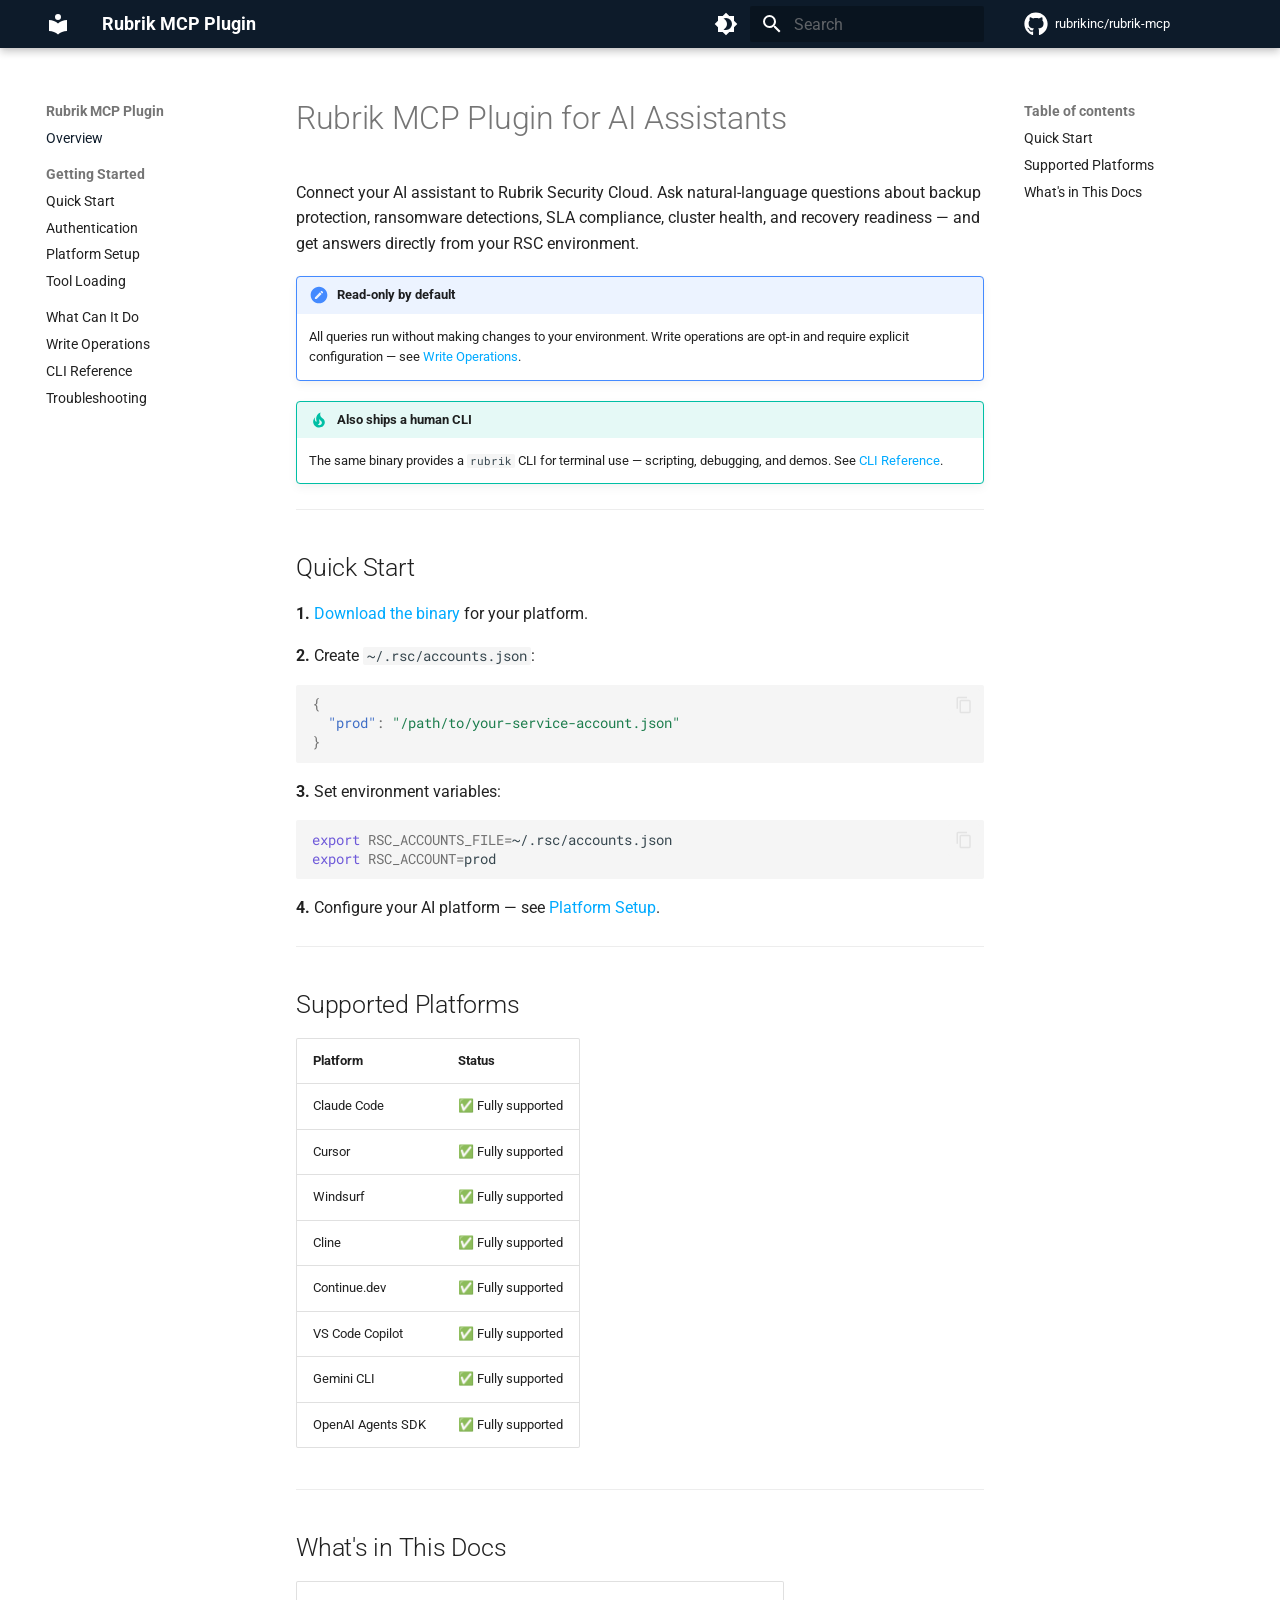
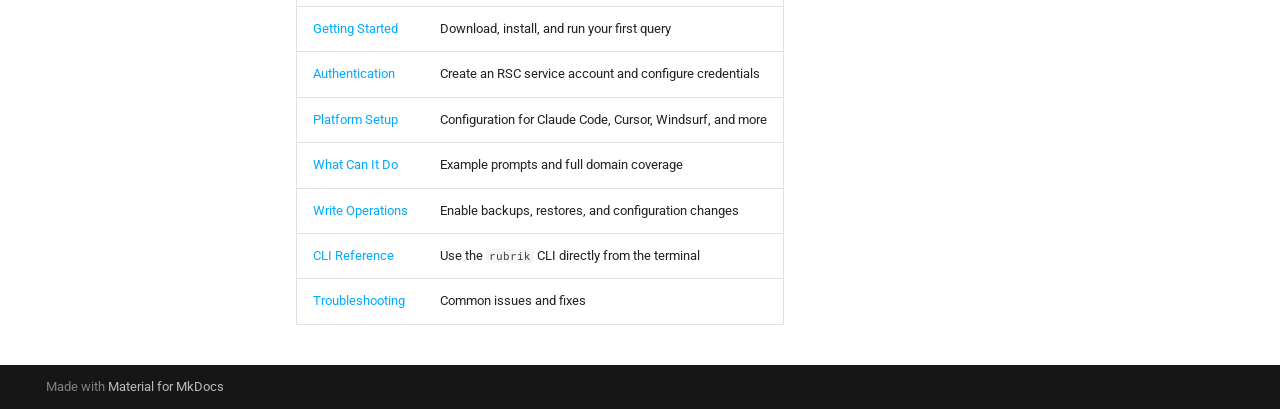
<file: index.html>
<!doctype html>
<html lang="en" class="no-js">
  <head>
    
      <meta charset="utf-8">
      <meta name="viewport" content="width=device-width,initial-scale=1">
      
        <meta name="description" content="Connect your AI assistant to Rubrik Security Cloud">
      
      
      
        <link rel="canonical" href="https://rubrikinc.github.io/rubrik-mcp/">
      
      
      
        <link rel="next" href="getting-started/">
      
      
        
      
      
      <link rel="icon" href="assets/images/favicon.png">
      <meta name="generator" content="mkdocs-1.6.1, mkdocs-material-9.7.6">
    
    
      
        <title>Rubrik MCP Plugin</title>
      
    
    
      <link rel="stylesheet" href="assets/stylesheets/main.484c7ddc.min.css">
      
        
        <link rel="stylesheet" href="assets/stylesheets/palette.ab4e12ef.min.css">
      
      


    
    
      
    
    
      
        
        
        <link rel="preconnect" href="https://fonts.gstatic.com" crossorigin>
        <link rel="stylesheet" href="https://fonts.googleapis.com/css?family=Roboto:300,300i,400,400i,700,700i%7CRoboto+Mono:400,400i,700,700i&display=fallback">
        <style>:root{--md-text-font:"Roboto";--md-code-font:"Roboto Mono"}</style>
      
    
    
      <link rel="stylesheet" href="stylesheets/rubrik.css">
    
    <script>__md_scope=new URL(".",location),__md_hash=e=>[...e].reduce(((e,_)=>(e<<5)-e+_.charCodeAt(0)),0),__md_get=(e,_=localStorage,t=__md_scope)=>JSON.parse(_.getItem(t.pathname+"."+e)),__md_set=(e,_,t=localStorage,a=__md_scope)=>{try{t.setItem(a.pathname+"."+e,JSON.stringify(_))}catch(e){}}</script>
    
      

    
    
  </head>
  
  
    
    
      
    
    
    
    
    <body dir="ltr" data-md-color-scheme="default" data-md-color-primary="custom" data-md-color-accent="custom">
  
    
    <input class="md-toggle" data-md-toggle="drawer" type="checkbox" id="__drawer" autocomplete="off">
    <input class="md-toggle" data-md-toggle="search" type="checkbox" id="__search" autocomplete="off">
    <label class="md-overlay" for="__drawer"></label>
    <div data-md-component="skip">
      
        
        <a href="#rubrik-mcp-plugin-for-ai-assistants" class="md-skip">
          Skip to content
        </a>
      
    </div>
    <div data-md-component="announce">
      
    </div>
    
    
      

  

<header class="md-header md-header--shadow" data-md-component="header">
  <nav class="md-header__inner md-grid" aria-label="Header">
    <a href="." title="Rubrik MCP Plugin" class="md-header__button md-logo" aria-label="Rubrik MCP Plugin" data-md-component="logo">
      
  
  <svg xmlns="http://www.w3.org/2000/svg" viewBox="0 0 24 24"><path d="M12 8a3 3 0 0 0 3-3 3 3 0 0 0-3-3 3 3 0 0 0-3 3 3 3 0 0 0 3 3m0 3.54C9.64 9.35 6.5 8 3 8v11c3.5 0 6.64 1.35 9 3.54 2.36-2.19 5.5-3.54 9-3.54V8c-3.5 0-6.64 1.35-9 3.54"/></svg>

    </a>
    <label class="md-header__button md-icon" for="__drawer">
      
      <svg xmlns="http://www.w3.org/2000/svg" viewBox="0 0 24 24"><path d="M3 6h18v2H3zm0 5h18v2H3zm0 5h18v2H3z"/></svg>
    </label>
    <div class="md-header__title" data-md-component="header-title">
      <div class="md-header__ellipsis">
        <div class="md-header__topic">
          <span class="md-ellipsis">
            Rubrik MCP Plugin
          </span>
        </div>
        <div class="md-header__topic" data-md-component="header-topic">
          <span class="md-ellipsis">
            
              Overview
            
          </span>
        </div>
      </div>
    </div>
    
      
        <form class="md-header__option" data-md-component="palette">
  
    
    
    
    <input class="md-option" data-md-color-media="" data-md-color-scheme="default" data-md-color-primary="custom" data-md-color-accent="custom"  aria-label="Switch to dark mode"  type="radio" name="__palette" id="__palette_0">
    
      <label class="md-header__button md-icon" title="Switch to dark mode" for="__palette_1" hidden>
        <svg xmlns="http://www.w3.org/2000/svg" viewBox="0 0 24 24"><path d="M12 18c-.89 0-1.74-.2-2.5-.55C11.56 16.5 13 14.42 13 12s-1.44-4.5-3.5-5.45C10.26 6.2 11.11 6 12 6a6 6 0 0 1 6 6 6 6 0 0 1-6 6m8-9.31V4h-4.69L12 .69 8.69 4H4v4.69L.69 12 4 15.31V20h4.69L12 23.31 15.31 20H20v-4.69L23.31 12z"/></svg>
      </label>
    
  
    
    
    
    <input class="md-option" data-md-color-media="" data-md-color-scheme="slate" data-md-color-primary="custom" data-md-color-accent="custom"  aria-label="Switch to light mode"  type="radio" name="__palette" id="__palette_1">
    
      <label class="md-header__button md-icon" title="Switch to light mode" for="__palette_0" hidden>
        <svg xmlns="http://www.w3.org/2000/svg" viewBox="0 0 24 24"><path d="M12 8a4 4 0 0 0-4 4 4 4 0 0 0 4 4 4 4 0 0 0 4-4 4 4 0 0 0-4-4m0 10a6 6 0 0 1-6-6 6 6 0 0 1 6-6 6 6 0 0 1 6 6 6 6 0 0 1-6 6m8-9.31V4h-4.69L12 .69 8.69 4H4v4.69L.69 12 4 15.31V20h4.69L12 23.31 15.31 20H20v-4.69L23.31 12z"/></svg>
      </label>
    
  
</form>
      
    
    
      <script>var palette=__md_get("__palette");if(palette&&palette.color){if("(prefers-color-scheme)"===palette.color.media){var media=matchMedia("(prefers-color-scheme: light)"),input=document.querySelector(media.matches?"[data-md-color-media='(prefers-color-scheme: light)']":"[data-md-color-media='(prefers-color-scheme: dark)']");palette.color.media=input.getAttribute("data-md-color-media"),palette.color.scheme=input.getAttribute("data-md-color-scheme"),palette.color.primary=input.getAttribute("data-md-color-primary"),palette.color.accent=input.getAttribute("data-md-color-accent")}for(var[key,value]of Object.entries(palette.color))document.body.setAttribute("data-md-color-"+key,value)}</script>
    
    
    
      
      
        <label class="md-header__button md-icon" for="__search">
          
          <svg xmlns="http://www.w3.org/2000/svg" viewBox="0 0 24 24"><path d="M9.5 3A6.5 6.5 0 0 1 16 9.5c0 1.61-.59 3.09-1.56 4.23l.27.27h.79l5 5-1.5 1.5-5-5v-.79l-.27-.27A6.52 6.52 0 0 1 9.5 16 6.5 6.5 0 0 1 3 9.5 6.5 6.5 0 0 1 9.5 3m0 2C7 5 5 7 5 9.5S7 14 9.5 14 14 12 14 9.5 12 5 9.5 5"/></svg>
        </label>
        <div class="md-search" data-md-component="search" role="dialog">
  <label class="md-search__overlay" for="__search"></label>
  <div class="md-search__inner" role="search">
    <form class="md-search__form" name="search">
      <input type="text" class="md-search__input" name="query" aria-label="Search" placeholder="Search" autocapitalize="off" autocorrect="off" autocomplete="off" spellcheck="false" data-md-component="search-query" required>
      <label class="md-search__icon md-icon" for="__search">
        
        <svg xmlns="http://www.w3.org/2000/svg" viewBox="0 0 24 24"><path d="M9.5 3A6.5 6.5 0 0 1 16 9.5c0 1.61-.59 3.09-1.56 4.23l.27.27h.79l5 5-1.5 1.5-5-5v-.79l-.27-.27A6.52 6.52 0 0 1 9.5 16 6.5 6.5 0 0 1 3 9.5 6.5 6.5 0 0 1 9.5 3m0 2C7 5 5 7 5 9.5S7 14 9.5 14 14 12 14 9.5 12 5 9.5 5"/></svg>
        
        <svg xmlns="http://www.w3.org/2000/svg" viewBox="0 0 24 24"><path d="M20 11v2H8l5.5 5.5-1.42 1.42L4.16 12l7.92-7.92L13.5 5.5 8 11z"/></svg>
      </label>
      <nav class="md-search__options" aria-label="Search">
        
        <button type="reset" class="md-search__icon md-icon" title="Clear" aria-label="Clear" tabindex="-1">
          
          <svg xmlns="http://www.w3.org/2000/svg" viewBox="0 0 24 24"><path d="M19 6.41 17.59 5 12 10.59 6.41 5 5 6.41 10.59 12 5 17.59 6.41 19 12 13.41 17.59 19 19 17.59 13.41 12z"/></svg>
        </button>
      </nav>
      
        <div class="md-search__suggest" data-md-component="search-suggest"></div>
      
    </form>
    <div class="md-search__output">
      <div class="md-search__scrollwrap" tabindex="0" data-md-scrollfix>
        <div class="md-search-result" data-md-component="search-result">
          <div class="md-search-result__meta">
            Initializing search
          </div>
          <ol class="md-search-result__list" role="presentation"></ol>
        </div>
      </div>
    </div>
  </div>
</div>
      
    
    
      <div class="md-header__source">
        <a href="https://github.com/rubrikinc/rubrik-mcp" title="Go to repository" class="md-source" data-md-component="source">
  <div class="md-source__icon md-icon">
    
    <svg xmlns="http://www.w3.org/2000/svg" viewBox="0 0 512 512"><!--! Font Awesome Free 7.1.0 by @fontawesome - https://fontawesome.com License - https://fontawesome.com/license/free (Icons: CC BY 4.0, Fonts: SIL OFL 1.1, Code: MIT License) Copyright 2025 Fonticons, Inc.--><path d="M173.9 397.4c0 2-2.3 3.6-5.2 3.6-3.3.3-5.6-1.3-5.6-3.6 0-2 2.3-3.6 5.2-3.6 3-.3 5.6 1.3 5.6 3.6m-31.1-4.5c-.7 2 1.3 4.3 4.3 4.9 2.6 1 5.6 0 6.2-2s-1.3-4.3-4.3-5.2c-2.6-.7-5.5.3-6.2 2.3m44.2-1.7c-2.9.7-4.9 2.6-4.6 4.9.3 2 2.9 3.3 5.9 2.6 2.9-.7 4.9-2.6 4.6-4.6-.3-1.9-3-3.2-5.9-2.9M252.8 8C114.1 8 8 113.3 8 252c0 110.9 69.8 205.8 169.5 239.2 12.8 2.3 17.3-5.6 17.3-12.1 0-6.2-.3-40.4-.3-61.4 0 0-70 15-84.7-29.8 0 0-11.4-29.1-27.8-36.6 0 0-22.9-15.7 1.6-15.4 0 0 24.9 2 38.6 25.8 21.9 38.6 58.6 27.5 72.9 20.9 2.3-16 8.8-27.1 16-33.7-55.9-6.2-112.3-14.3-112.3-110.5 0-27.5 7.6-41.3 23.6-58.9-2.6-6.5-11.1-33.3 2.6-67.9 20.9-6.5 69 27 69 27 20-5.6 41.5-8.5 62.8-8.5s42.8 2.9 62.8 8.5c0 0 48.1-33.6 69-27 13.7 34.7 5.2 61.4 2.6 67.9 16 17.7 25.8 31.5 25.8 58.9 0 96.5-58.9 104.2-114.8 110.5 9.2 7.9 17 22.9 17 46.4 0 33.7-.3 75.4-.3 83.6 0 6.5 4.6 14.4 17.3 12.1C436.2 457.8 504 362.9 504 252 504 113.3 391.5 8 252.8 8M105.2 352.9c-1.3 1-1 3.3.7 5.2 1.6 1.6 3.9 2.3 5.2 1 1.3-1 1-3.3-.7-5.2-1.6-1.6-3.9-2.3-5.2-1m-10.8-8.1c-.7 1.3.3 2.9 2.3 3.9 1.6 1 3.6.7 4.3-.7.7-1.3-.3-2.9-2.3-3.9-2-.6-3.6-.3-4.3.7m32.4 35.6c-1.6 1.3-1 4.3 1.3 6.2 2.3 2.3 5.2 2.6 6.5 1 1.3-1.3.7-4.3-1.3-6.2-2.2-2.3-5.2-2.6-6.5-1m-11.4-14.7c-1.6 1-1.6 3.6 0 5.9s4.3 3.3 5.6 2.3c1.6-1.3 1.6-3.9 0-6.2-1.4-2.3-4-3.3-5.6-2"/></svg>
  </div>
  <div class="md-source__repository">
    rubrikinc/rubrik-mcp
  </div>
</a>
      </div>
    
  </nav>
  
</header>
    
    <div class="md-container" data-md-component="container">
      
      
        
          
        
      
      <main class="md-main" data-md-component="main">
        <div class="md-main__inner md-grid">
          
            
              
              <div class="md-sidebar md-sidebar--primary" data-md-component="sidebar" data-md-type="navigation" >
                <div class="md-sidebar__scrollwrap">
                  <div class="md-sidebar__inner">
                    



<nav class="md-nav md-nav--primary" aria-label="Navigation" data-md-level="0">
  <label class="md-nav__title" for="__drawer">
    <a href="." title="Rubrik MCP Plugin" class="md-nav__button md-logo" aria-label="Rubrik MCP Plugin" data-md-component="logo">
      
  
  <svg xmlns="http://www.w3.org/2000/svg" viewBox="0 0 24 24"><path d="M12 8a3 3 0 0 0 3-3 3 3 0 0 0-3-3 3 3 0 0 0-3 3 3 3 0 0 0 3 3m0 3.54C9.64 9.35 6.5 8 3 8v11c3.5 0 6.64 1.35 9 3.54 2.36-2.19 5.5-3.54 9-3.54V8c-3.5 0-6.64 1.35-9 3.54"/></svg>

    </a>
    Rubrik MCP Plugin
  </label>
  
    <div class="md-nav__source">
      <a href="https://github.com/rubrikinc/rubrik-mcp" title="Go to repository" class="md-source" data-md-component="source">
  <div class="md-source__icon md-icon">
    
    <svg xmlns="http://www.w3.org/2000/svg" viewBox="0 0 512 512"><!--! Font Awesome Free 7.1.0 by @fontawesome - https://fontawesome.com License - https://fontawesome.com/license/free (Icons: CC BY 4.0, Fonts: SIL OFL 1.1, Code: MIT License) Copyright 2025 Fonticons, Inc.--><path d="M173.9 397.4c0 2-2.3 3.6-5.2 3.6-3.3.3-5.6-1.3-5.6-3.6 0-2 2.3-3.6 5.2-3.6 3-.3 5.6 1.3 5.6 3.6m-31.1-4.5c-.7 2 1.3 4.3 4.3 4.9 2.6 1 5.6 0 6.2-2s-1.3-4.3-4.3-5.2c-2.6-.7-5.5.3-6.2 2.3m44.2-1.7c-2.9.7-4.9 2.6-4.6 4.9.3 2 2.9 3.3 5.9 2.6 2.9-.7 4.9-2.6 4.6-4.6-.3-1.9-3-3.2-5.9-2.9M252.8 8C114.1 8 8 113.3 8 252c0 110.9 69.8 205.8 169.5 239.2 12.8 2.3 17.3-5.6 17.3-12.1 0-6.2-.3-40.4-.3-61.4 0 0-70 15-84.7-29.8 0 0-11.4-29.1-27.8-36.6 0 0-22.9-15.7 1.6-15.4 0 0 24.9 2 38.6 25.8 21.9 38.6 58.6 27.5 72.9 20.9 2.3-16 8.8-27.1 16-33.7-55.9-6.2-112.3-14.3-112.3-110.5 0-27.5 7.6-41.3 23.6-58.9-2.6-6.5-11.1-33.3 2.6-67.9 20.9-6.5 69 27 69 27 20-5.6 41.5-8.5 62.8-8.5s42.8 2.9 62.8 8.5c0 0 48.1-33.6 69-27 13.7 34.7 5.2 61.4 2.6 67.9 16 17.7 25.8 31.5 25.8 58.9 0 96.5-58.9 104.2-114.8 110.5 9.2 7.9 17 22.9 17 46.4 0 33.7-.3 75.4-.3 83.6 0 6.5 4.6 14.4 17.3 12.1C436.2 457.8 504 362.9 504 252 504 113.3 391.5 8 252.8 8M105.2 352.9c-1.3 1-1 3.3.7 5.2 1.6 1.6 3.9 2.3 5.2 1 1.3-1 1-3.3-.7-5.2-1.6-1.6-3.9-2.3-5.2-1m-10.8-8.1c-.7 1.3.3 2.9 2.3 3.9 1.6 1 3.6.7 4.3-.7.7-1.3-.3-2.9-2.3-3.9-2-.6-3.6-.3-4.3.7m32.4 35.6c-1.6 1.3-1 4.3 1.3 6.2 2.3 2.3 5.2 2.6 6.5 1 1.3-1.3.7-4.3-1.3-6.2-2.2-2.3-5.2-2.6-6.5-1m-11.4-14.7c-1.6 1-1.6 3.6 0 5.9s4.3 3.3 5.6 2.3c1.6-1.3 1.6-3.9 0-6.2-1.4-2.3-4-3.3-5.6-2"/></svg>
  </div>
  <div class="md-source__repository">
    rubrikinc/rubrik-mcp
  </div>
</a>
    </div>
  
  <ul class="md-nav__list" data-md-scrollfix>
    
      
      
  
  
    
  
  
  
    <li class="md-nav__item md-nav__item--active">
      
      <input class="md-nav__toggle md-toggle" type="checkbox" id="__toc">
      
      
        
      
      
        <label class="md-nav__link md-nav__link--active" for="__toc">
          
  
  
  <span class="md-ellipsis">
    
  
    Overview
  

    
  </span>
  
  

          <span class="md-nav__icon md-icon"></span>
        </label>
      
      <a href="." class="md-nav__link md-nav__link--active">
        
  
  
  <span class="md-ellipsis">
    
  
    Overview
  

    
  </span>
  
  

      </a>
      
        

<nav class="md-nav md-nav--secondary" aria-label="Table of contents">
  
  
  
    
  
  
    <label class="md-nav__title" for="__toc">
      <span class="md-nav__icon md-icon"></span>
      Table of contents
    </label>
    <ul class="md-nav__list" data-md-component="toc" data-md-scrollfix>
      
        <li class="md-nav__item">
  <a href="#quick-start" class="md-nav__link">
    <span class="md-ellipsis">
      
        Quick Start
      
    </span>
  </a>
  
</li>
      
        <li class="md-nav__item">
  <a href="#supported-platforms" class="md-nav__link">
    <span class="md-ellipsis">
      
        Supported Platforms
      
    </span>
  </a>
  
</li>
      
        <li class="md-nav__item">
  <a href="#whats-in-this-docs" class="md-nav__link">
    <span class="md-ellipsis">
      
        What's in This Docs
      
    </span>
  </a>
  
</li>
      
    </ul>
  
</nav>
      
    </li>
  

    
      
      
  
  
  
  
    
    
    
    
      
        
        
      
    
    
    <li class="md-nav__item md-nav__item--section md-nav__item--nested">
      
        
        
        <input class="md-nav__toggle md-toggle " type="checkbox" id="__nav_2" >
        
          
          <label class="md-nav__link" for="__nav_2" id="__nav_2_label" tabindex="">
            
  
  
  <span class="md-ellipsis">
    
  
    Getting Started
  

    
  </span>
  
  

            <span class="md-nav__icon md-icon"></span>
          </label>
        
        <nav class="md-nav" data-md-level="1" aria-labelledby="__nav_2_label" aria-expanded="false">
          <label class="md-nav__title" for="__nav_2">
            <span class="md-nav__icon md-icon"></span>
            
  
    Getting Started
  

          </label>
          <ul class="md-nav__list" data-md-scrollfix>
            
              
                
  
  
  
  
    <li class="md-nav__item">
      <a href="getting-started/" class="md-nav__link">
        
  
  
  <span class="md-ellipsis">
    
  
    Quick Start
  

    
  </span>
  
  

      </a>
    </li>
  

              
            
              
                
  
  
  
  
    <li class="md-nav__item">
      <a href="authentication/" class="md-nav__link">
        
  
  
  <span class="md-ellipsis">
    
  
    Authentication
  

    
  </span>
  
  

      </a>
    </li>
  

              
            
              
                
  
  
  
  
    <li class="md-nav__item">
      <a href="platforms/" class="md-nav__link">
        
  
  
  <span class="md-ellipsis">
    
  
    Platform Setup
  

    
  </span>
  
  

      </a>
    </li>
  

              
            
              
                
  
  
  
  
    <li class="md-nav__item">
      <a href="configuration/" class="md-nav__link">
        
  
  
  <span class="md-ellipsis">
    
  
    Tool Loading
  

    
  </span>
  
  

      </a>
    </li>
  

              
            
          </ul>
        </nav>
      
    </li>
  

    
      
      
  
  
  
  
    <li class="md-nav__item">
      <a href="what-can-it-do/" class="md-nav__link">
        
  
  
  <span class="md-ellipsis">
    
  
    What Can It Do
  

    
  </span>
  
  

      </a>
    </li>
  

    
      
      
  
  
  
  
    <li class="md-nav__item">
      <a href="write-operations/" class="md-nav__link">
        
  
  
  <span class="md-ellipsis">
    
  
    Write Operations
  

    
  </span>
  
  

      </a>
    </li>
  

    
      
      
  
  
  
  
    <li class="md-nav__item">
      <a href="cli/" class="md-nav__link">
        
  
  
  <span class="md-ellipsis">
    
  
    CLI Reference
  

    
  </span>
  
  

      </a>
    </li>
  

    
      
      
  
  
  
  
    <li class="md-nav__item">
      <a href="troubleshooting/" class="md-nav__link">
        
  
  
  <span class="md-ellipsis">
    
  
    Troubleshooting
  

    
  </span>
  
  

      </a>
    </li>
  

    
  </ul>
</nav>
                  </div>
                </div>
              </div>
            
            
              
              <div class="md-sidebar md-sidebar--secondary" data-md-component="sidebar" data-md-type="toc" >
                <div class="md-sidebar__scrollwrap">
                  <div class="md-sidebar__inner">
                    

<nav class="md-nav md-nav--secondary" aria-label="Table of contents">
  
  
  
    
  
  
    <label class="md-nav__title" for="__toc">
      <span class="md-nav__icon md-icon"></span>
      Table of contents
    </label>
    <ul class="md-nav__list" data-md-component="toc" data-md-scrollfix>
      
        <li class="md-nav__item">
  <a href="#quick-start" class="md-nav__link">
    <span class="md-ellipsis">
      
        Quick Start
      
    </span>
  </a>
  
</li>
      
        <li class="md-nav__item">
  <a href="#supported-platforms" class="md-nav__link">
    <span class="md-ellipsis">
      
        Supported Platforms
      
    </span>
  </a>
  
</li>
      
        <li class="md-nav__item">
  <a href="#whats-in-this-docs" class="md-nav__link">
    <span class="md-ellipsis">
      
        What's in This Docs
      
    </span>
  </a>
  
</li>
      
    </ul>
  
</nav>
                  </div>
                </div>
              </div>
            
          
          
            <div class="md-content" data-md-component="content">
              
              <article class="md-content__inner md-typeset">
                
                  



<h1 id="rubrik-mcp-plugin-for-ai-assistants">Rubrik MCP Plugin for AI Assistants</h1>
<p>Connect your AI assistant to Rubrik Security Cloud. Ask natural-language questions about backup protection, ransomware detections, SLA compliance, cluster health, and recovery readiness — and get answers directly from your RSC environment.</p>
<div class="admonition note">
<p class="admonition-title">Read-only by default</p>
<p>All queries run without making changes to your environment. Write operations are opt-in and require explicit configuration — see <a href="write-operations/">Write Operations</a>.</p>
</div>
<div class="admonition tip">
<p class="admonition-title">Also ships a human CLI</p>
<p>The same binary provides a <code>rubrik</code> CLI for terminal use — scripting, debugging, and demos. See <a href="cli/">CLI Reference</a>.</p>
</div>
<hr />
<h2 id="quick-start">Quick Start</h2>
<p><strong>1.</strong> <a href="https://github.com/rubrikinc/rubrik-mcp/releases">Download the binary</a> for your platform.</p>
<p><strong>2.</strong> Create <code>~/.rsc/accounts.json</code>:</p>
<div class="highlight"><pre><span></span><code><a id="__codelineno-0-1" name="__codelineno-0-1" href="#__codelineno-0-1"></a><span class="p">{</span>
<a id="__codelineno-0-2" name="__codelineno-0-2" href="#__codelineno-0-2"></a><span class="w">  </span><span class="nt">&quot;prod&quot;</span><span class="p">:</span><span class="w"> </span><span class="s2">&quot;/path/to/your-service-account.json&quot;</span>
<a id="__codelineno-0-3" name="__codelineno-0-3" href="#__codelineno-0-3"></a><span class="p">}</span>
</code></pre></div>
<p><strong>3.</strong> Set environment variables:</p>
<div class="highlight"><pre><span></span><code><a id="__codelineno-1-1" name="__codelineno-1-1" href="#__codelineno-1-1"></a><span class="nb">export</span><span class="w"> </span><span class="nv">RSC_ACCOUNTS_FILE</span><span class="o">=</span>~/.rsc/accounts.json
<a id="__codelineno-1-2" name="__codelineno-1-2" href="#__codelineno-1-2"></a><span class="nb">export</span><span class="w"> </span><span class="nv">RSC_ACCOUNT</span><span class="o">=</span>prod
</code></pre></div>
<p><strong>4.</strong> Configure your AI platform — see <a href="platforms/">Platform Setup</a>.</p>
<hr />
<h2 id="supported-platforms">Supported Platforms</h2>
<table>
<thead>
<tr>
<th>Platform</th>
<th>Status</th>
</tr>
</thead>
<tbody>
<tr>
<td>Claude Code</td>
<td>✅ Fully supported</td>
</tr>
<tr>
<td>Cursor</td>
<td>✅ Fully supported</td>
</tr>
<tr>
<td>Windsurf</td>
<td>✅ Fully supported</td>
</tr>
<tr>
<td>Cline</td>
<td>✅ Fully supported</td>
</tr>
<tr>
<td>Continue.dev</td>
<td>✅ Fully supported</td>
</tr>
<tr>
<td>VS Code Copilot</td>
<td>✅ Fully supported</td>
</tr>
<tr>
<td>Gemini CLI</td>
<td>✅ Fully supported</td>
</tr>
<tr>
<td>OpenAI Agents SDK</td>
<td>✅ Fully supported</td>
</tr>
</tbody>
</table>
<hr />
<h2 id="whats-in-this-docs">What's in This Docs</h2>
<table>
<thead>
<tr>
<th></th>
<th></th>
</tr>
</thead>
<tbody>
<tr>
<td><a href="getting-started/">Getting Started</a></td>
<td>Download, install, and run your first query</td>
</tr>
<tr>
<td><a href="authentication/">Authentication</a></td>
<td>Create an RSC service account and configure credentials</td>
</tr>
<tr>
<td><a href="platforms/">Platform Setup</a></td>
<td>Configuration for Claude Code, Cursor, Windsurf, and more</td>
</tr>
<tr>
<td><a href="what-can-it-do/">What Can It Do</a></td>
<td>Example prompts and full domain coverage</td>
</tr>
<tr>
<td><a href="write-operations/">Write Operations</a></td>
<td>Enable backups, restores, and configuration changes</td>
</tr>
<tr>
<td><a href="cli/">CLI Reference</a></td>
<td>Use the <code>rubrik</code> CLI directly from the terminal</td>
</tr>
<tr>
<td><a href="troubleshooting/">Troubleshooting</a></td>
<td>Common issues and fixes</td>
</tr>
</tbody>
</table>












                
              </article>
            </div>
          
          
<script>var target=document.getElementById(location.hash.slice(1));target&&target.name&&(target.checked=target.name.startsWith("__tabbed_"))</script>
        </div>
        
          <button type="button" class="md-top md-icon" data-md-component="top" hidden>
  
  <svg xmlns="http://www.w3.org/2000/svg" viewBox="0 0 24 24"><path d="M13 20h-2V8l-5.5 5.5-1.42-1.42L12 4.16l7.92 7.92-1.42 1.42L13 8z"/></svg>
  Back to top
</button>
        
      </main>
      
        <footer class="md-footer">
  
  <div class="md-footer-meta md-typeset">
    <div class="md-footer-meta__inner md-grid">
      <div class="md-copyright">
  
  
    Made with
    <a href="https://squidfunk.github.io/mkdocs-material/" target="_blank" rel="noopener">
      Material for MkDocs
    </a>
  
</div>
      
    </div>
  </div>
</footer>
      
    </div>
    <div class="md-dialog" data-md-component="dialog">
      <div class="md-dialog__inner md-typeset"></div>
    </div>
    
    
    
      
      
      <script id="__config" type="application/json">{"annotate": null, "base": ".", "features": ["navigation.sections", "navigation.top", "search.highlight", "search.suggest", "content.code.copy"], "search": "assets/javascripts/workers/search.2c215733.min.js", "tags": null, "translations": {"clipboard.copied": "Copied to clipboard", "clipboard.copy": "Copy to clipboard", "search.result.more.one": "1 more on this page", "search.result.more.other": "# more on this page", "search.result.none": "No matching documents", "search.result.one": "1 matching document", "search.result.other": "# matching documents", "search.result.placeholder": "Type to start searching", "search.result.term.missing": "Missing", "select.version": "Select version"}, "version": null}</script>
    
    
      <script src="assets/javascripts/bundle.79ae519e.min.js"></script>
      
    
  </body>
</html>
</file>
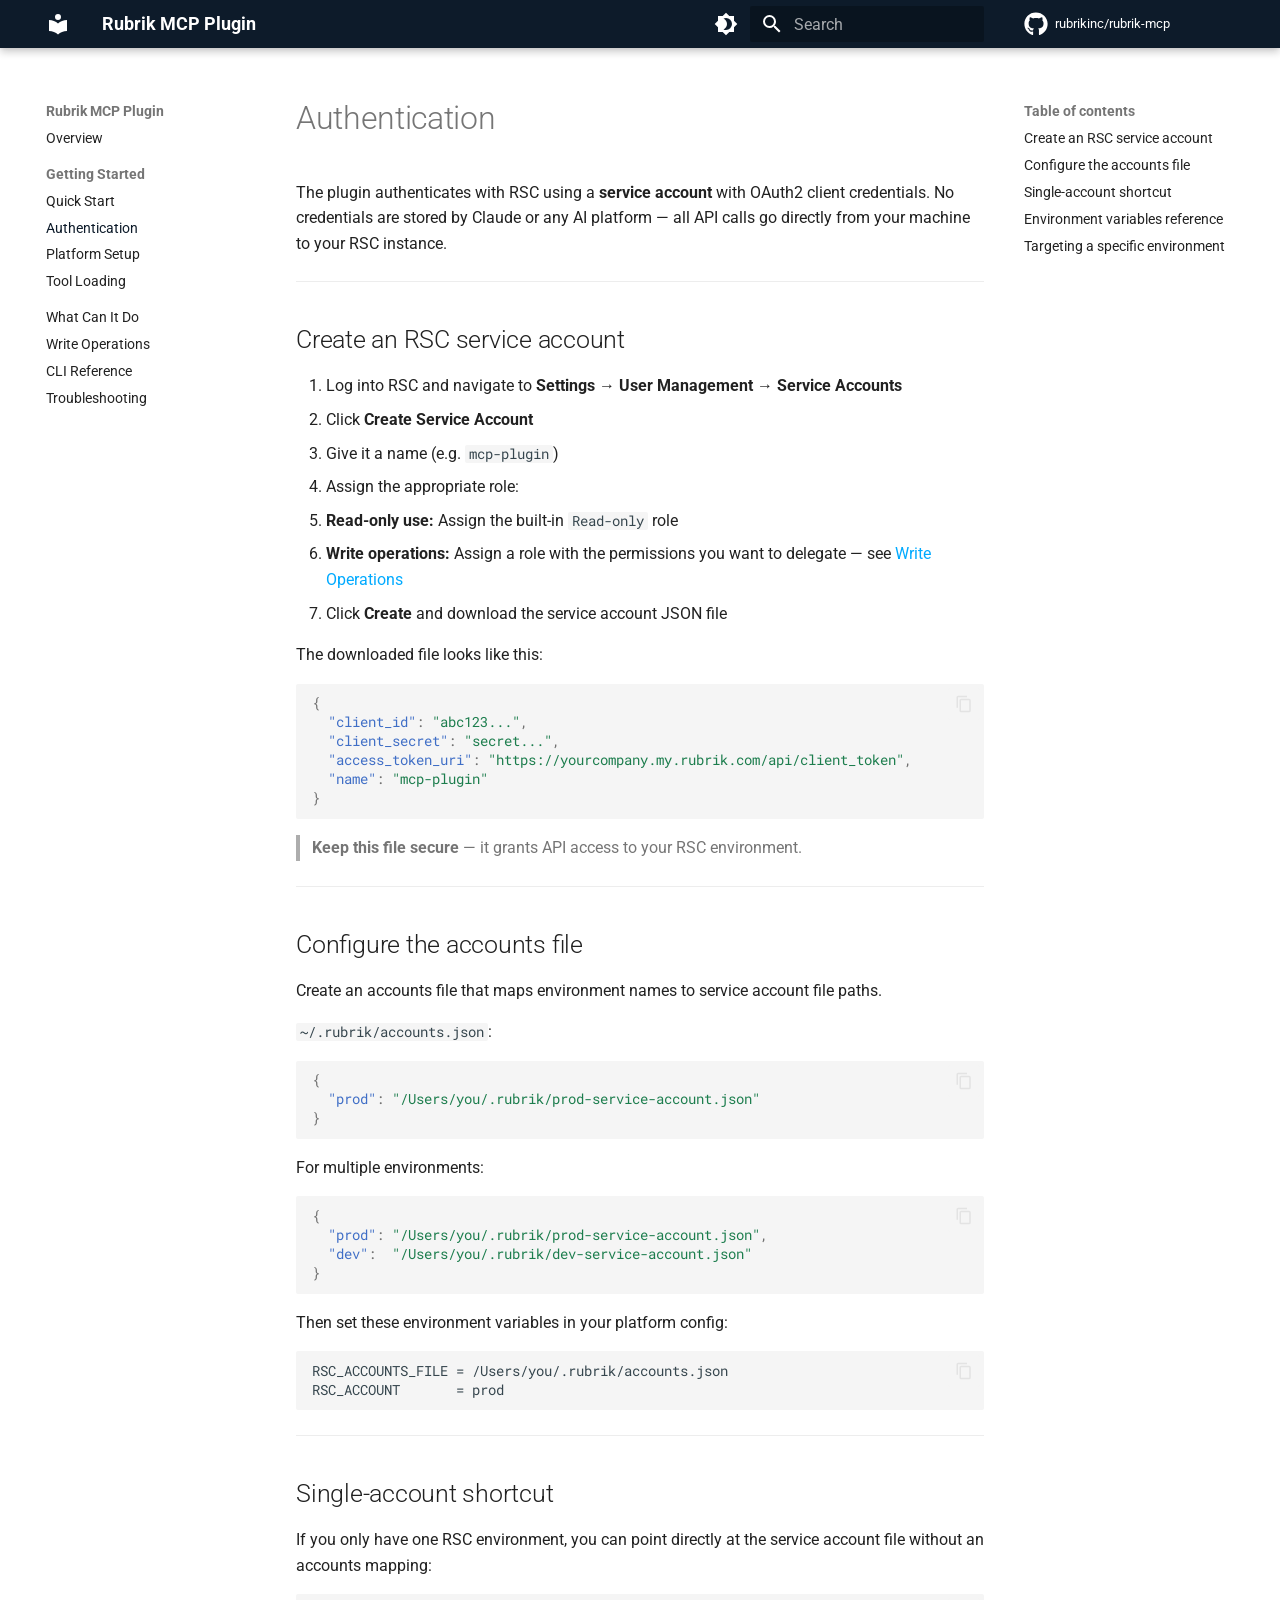
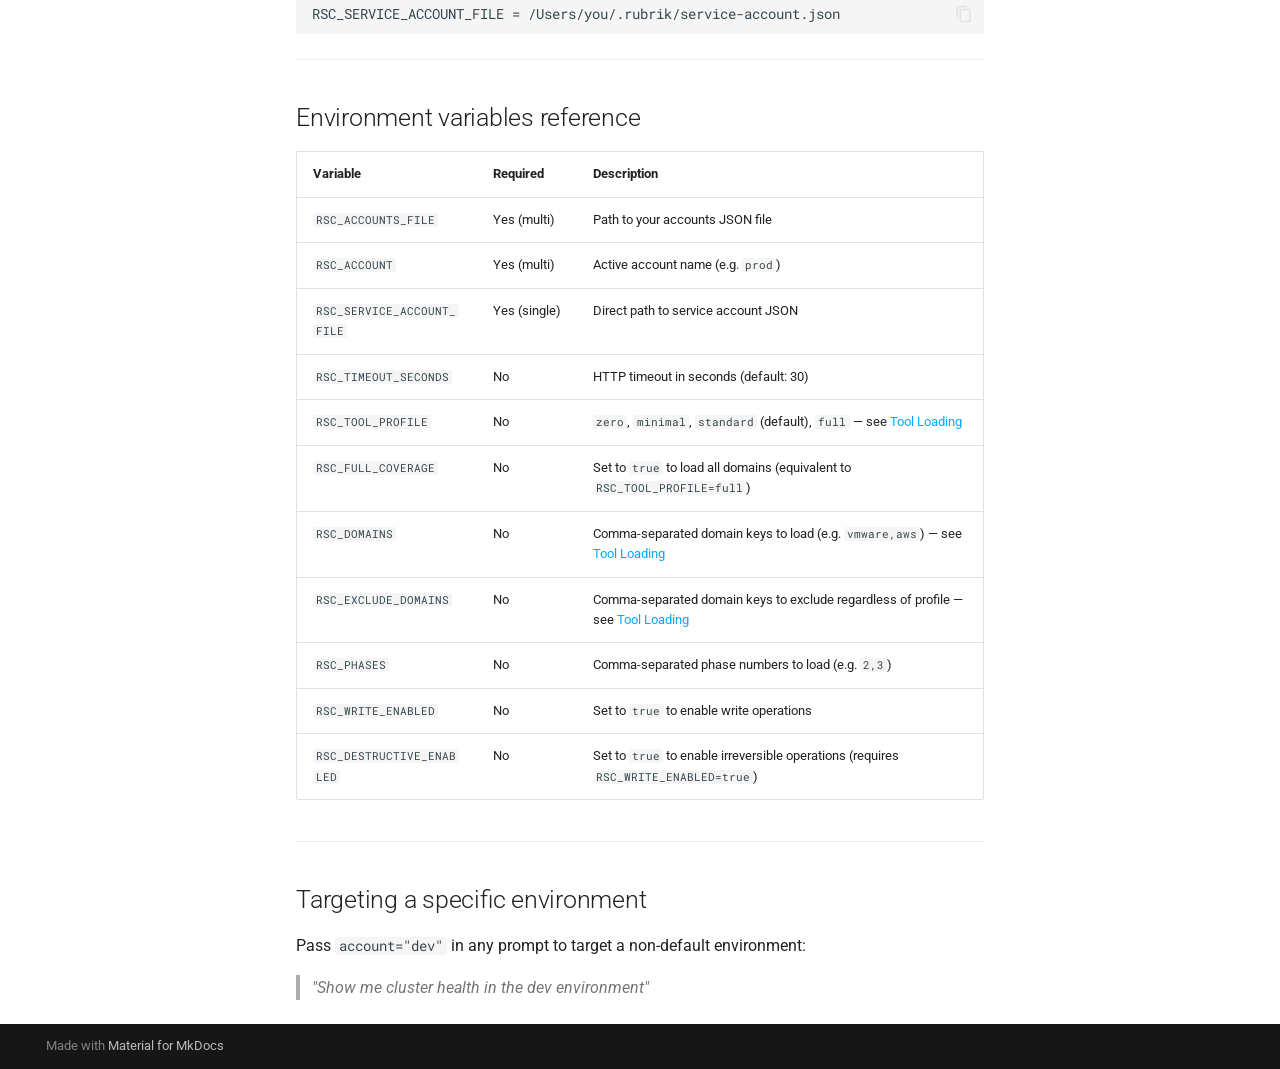
<file: authentication/index.html>
<!doctype html>
<html lang="en" class="no-js">
  <head>
    
      <meta charset="utf-8">
      <meta name="viewport" content="width=device-width,initial-scale=1">
      
        <meta name="description" content="Connect your AI assistant to Rubrik Security Cloud">
      
      
      
        <link rel="canonical" href="https://rubrikinc.github.io/rubrik-mcp/authentication/">
      
      
        <link rel="prev" href="../getting-started/">
      
      
        <link rel="next" href="../platforms/">
      
      
        
      
      
      <link rel="icon" href="../assets/images/favicon.png">
      <meta name="generator" content="mkdocs-1.6.1, mkdocs-material-9.7.6">
    
    
      
        <title>Authentication - Rubrik MCP Plugin</title>
      
    
    
      <link rel="stylesheet" href="../assets/stylesheets/main.484c7ddc.min.css">
      
        
        <link rel="stylesheet" href="../assets/stylesheets/palette.ab4e12ef.min.css">
      
      


    
    
      
    
    
      
        
        
        <link rel="preconnect" href="https://fonts.gstatic.com" crossorigin>
        <link rel="stylesheet" href="https://fonts.googleapis.com/css?family=Roboto:300,300i,400,400i,700,700i%7CRoboto+Mono:400,400i,700,700i&display=fallback">
        <style>:root{--md-text-font:"Roboto";--md-code-font:"Roboto Mono"}</style>
      
    
    
      <link rel="stylesheet" href="../stylesheets/rubrik.css">
    
    <script>__md_scope=new URL("..",location),__md_hash=e=>[...e].reduce(((e,_)=>(e<<5)-e+_.charCodeAt(0)),0),__md_get=(e,_=localStorage,t=__md_scope)=>JSON.parse(_.getItem(t.pathname+"."+e)),__md_set=(e,_,t=localStorage,a=__md_scope)=>{try{t.setItem(a.pathname+"."+e,JSON.stringify(_))}catch(e){}}</script>
    
      

    
    
  </head>
  
  
    
    
      
    
    
    
    
    <body dir="ltr" data-md-color-scheme="default" data-md-color-primary="custom" data-md-color-accent="custom">
  
    
    <input class="md-toggle" data-md-toggle="drawer" type="checkbox" id="__drawer" autocomplete="off">
    <input class="md-toggle" data-md-toggle="search" type="checkbox" id="__search" autocomplete="off">
    <label class="md-overlay" for="__drawer"></label>
    <div data-md-component="skip">
      
        
        <a href="#authentication" class="md-skip">
          Skip to content
        </a>
      
    </div>
    <div data-md-component="announce">
      
    </div>
    
    
      

  

<header class="md-header md-header--shadow" data-md-component="header">
  <nav class="md-header__inner md-grid" aria-label="Header">
    <a href=".." title="Rubrik MCP Plugin" class="md-header__button md-logo" aria-label="Rubrik MCP Plugin" data-md-component="logo">
      
  
  <svg xmlns="http://www.w3.org/2000/svg" viewBox="0 0 24 24"><path d="M12 8a3 3 0 0 0 3-3 3 3 0 0 0-3-3 3 3 0 0 0-3 3 3 3 0 0 0 3 3m0 3.54C9.64 9.35 6.5 8 3 8v11c3.5 0 6.64 1.35 9 3.54 2.36-2.19 5.5-3.54 9-3.54V8c-3.5 0-6.64 1.35-9 3.54"/></svg>

    </a>
    <label class="md-header__button md-icon" for="__drawer">
      
      <svg xmlns="http://www.w3.org/2000/svg" viewBox="0 0 24 24"><path d="M3 6h18v2H3zm0 5h18v2H3zm0 5h18v2H3z"/></svg>
    </label>
    <div class="md-header__title" data-md-component="header-title">
      <div class="md-header__ellipsis">
        <div class="md-header__topic">
          <span class="md-ellipsis">
            Rubrik MCP Plugin
          </span>
        </div>
        <div class="md-header__topic" data-md-component="header-topic">
          <span class="md-ellipsis">
            
              Authentication
            
          </span>
        </div>
      </div>
    </div>
    
      
        <form class="md-header__option" data-md-component="palette">
  
    
    
    
    <input class="md-option" data-md-color-media="" data-md-color-scheme="default" data-md-color-primary="custom" data-md-color-accent="custom"  aria-label="Switch to dark mode"  type="radio" name="__palette" id="__palette_0">
    
      <label class="md-header__button md-icon" title="Switch to dark mode" for="__palette_1" hidden>
        <svg xmlns="http://www.w3.org/2000/svg" viewBox="0 0 24 24"><path d="M12 18c-.89 0-1.74-.2-2.5-.55C11.56 16.5 13 14.42 13 12s-1.44-4.5-3.5-5.45C10.26 6.2 11.11 6 12 6a6 6 0 0 1 6 6 6 6 0 0 1-6 6m8-9.31V4h-4.69L12 .69 8.69 4H4v4.69L.69 12 4 15.31V20h4.69L12 23.31 15.31 20H20v-4.69L23.31 12z"/></svg>
      </label>
    
  
    
    
    
    <input class="md-option" data-md-color-media="" data-md-color-scheme="slate" data-md-color-primary="custom" data-md-color-accent="custom"  aria-label="Switch to light mode"  type="radio" name="__palette" id="__palette_1">
    
      <label class="md-header__button md-icon" title="Switch to light mode" for="__palette_0" hidden>
        <svg xmlns="http://www.w3.org/2000/svg" viewBox="0 0 24 24"><path d="M12 8a4 4 0 0 0-4 4 4 4 0 0 0 4 4 4 4 0 0 0 4-4 4 4 0 0 0-4-4m0 10a6 6 0 0 1-6-6 6 6 0 0 1 6-6 6 6 0 0 1 6 6 6 6 0 0 1-6 6m8-9.31V4h-4.69L12 .69 8.69 4H4v4.69L.69 12 4 15.31V20h4.69L12 23.31 15.31 20H20v-4.69L23.31 12z"/></svg>
      </label>
    
  
</form>
      
    
    
      <script>var palette=__md_get("__palette");if(palette&&palette.color){if("(prefers-color-scheme)"===palette.color.media){var media=matchMedia("(prefers-color-scheme: light)"),input=document.querySelector(media.matches?"[data-md-color-media='(prefers-color-scheme: light)']":"[data-md-color-media='(prefers-color-scheme: dark)']");palette.color.media=input.getAttribute("data-md-color-media"),palette.color.scheme=input.getAttribute("data-md-color-scheme"),palette.color.primary=input.getAttribute("data-md-color-primary"),palette.color.accent=input.getAttribute("data-md-color-accent")}for(var[key,value]of Object.entries(palette.color))document.body.setAttribute("data-md-color-"+key,value)}</script>
    
    
    
      
      
        <label class="md-header__button md-icon" for="__search">
          
          <svg xmlns="http://www.w3.org/2000/svg" viewBox="0 0 24 24"><path d="M9.5 3A6.5 6.5 0 0 1 16 9.5c0 1.61-.59 3.09-1.56 4.23l.27.27h.79l5 5-1.5 1.5-5-5v-.79l-.27-.27A6.52 6.52 0 0 1 9.5 16 6.5 6.5 0 0 1 3 9.5 6.5 6.5 0 0 1 9.5 3m0 2C7 5 5 7 5 9.5S7 14 9.5 14 14 12 14 9.5 12 5 9.5 5"/></svg>
        </label>
        <div class="md-search" data-md-component="search" role="dialog">
  <label class="md-search__overlay" for="__search"></label>
  <div class="md-search__inner" role="search">
    <form class="md-search__form" name="search">
      <input type="text" class="md-search__input" name="query" aria-label="Search" placeholder="Search" autocapitalize="off" autocorrect="off" autocomplete="off" spellcheck="false" data-md-component="search-query" required>
      <label class="md-search__icon md-icon" for="__search">
        
        <svg xmlns="http://www.w3.org/2000/svg" viewBox="0 0 24 24"><path d="M9.5 3A6.5 6.5 0 0 1 16 9.5c0 1.61-.59 3.09-1.56 4.23l.27.27h.79l5 5-1.5 1.5-5-5v-.79l-.27-.27A6.52 6.52 0 0 1 9.5 16 6.5 6.5 0 0 1 3 9.5 6.5 6.5 0 0 1 9.5 3m0 2C7 5 5 7 5 9.5S7 14 9.5 14 14 12 14 9.5 12 5 9.5 5"/></svg>
        
        <svg xmlns="http://www.w3.org/2000/svg" viewBox="0 0 24 24"><path d="M20 11v2H8l5.5 5.5-1.42 1.42L4.16 12l7.92-7.92L13.5 5.5 8 11z"/></svg>
      </label>
      <nav class="md-search__options" aria-label="Search">
        
        <button type="reset" class="md-search__icon md-icon" title="Clear" aria-label="Clear" tabindex="-1">
          
          <svg xmlns="http://www.w3.org/2000/svg" viewBox="0 0 24 24"><path d="M19 6.41 17.59 5 12 10.59 6.41 5 5 6.41 10.59 12 5 17.59 6.41 19 12 13.41 17.59 19 19 17.59 13.41 12z"/></svg>
        </button>
      </nav>
      
        <div class="md-search__suggest" data-md-component="search-suggest"></div>
      
    </form>
    <div class="md-search__output">
      <div class="md-search__scrollwrap" tabindex="0" data-md-scrollfix>
        <div class="md-search-result" data-md-component="search-result">
          <div class="md-search-result__meta">
            Initializing search
          </div>
          <ol class="md-search-result__list" role="presentation"></ol>
        </div>
      </div>
    </div>
  </div>
</div>
      
    
    
      <div class="md-header__source">
        <a href="https://github.com/rubrikinc/rubrik-mcp" title="Go to repository" class="md-source" data-md-component="source">
  <div class="md-source__icon md-icon">
    
    <svg xmlns="http://www.w3.org/2000/svg" viewBox="0 0 512 512"><!--! Font Awesome Free 7.1.0 by @fontawesome - https://fontawesome.com License - https://fontawesome.com/license/free (Icons: CC BY 4.0, Fonts: SIL OFL 1.1, Code: MIT License) Copyright 2025 Fonticons, Inc.--><path d="M173.9 397.4c0 2-2.3 3.6-5.2 3.6-3.3.3-5.6-1.3-5.6-3.6 0-2 2.3-3.6 5.2-3.6 3-.3 5.6 1.3 5.6 3.6m-31.1-4.5c-.7 2 1.3 4.3 4.3 4.9 2.6 1 5.6 0 6.2-2s-1.3-4.3-4.3-5.2c-2.6-.7-5.5.3-6.2 2.3m44.2-1.7c-2.9.7-4.9 2.6-4.6 4.9.3 2 2.9 3.3 5.9 2.6 2.9-.7 4.9-2.6 4.6-4.6-.3-1.9-3-3.2-5.9-2.9M252.8 8C114.1 8 8 113.3 8 252c0 110.9 69.8 205.8 169.5 239.2 12.8 2.3 17.3-5.6 17.3-12.1 0-6.2-.3-40.4-.3-61.4 0 0-70 15-84.7-29.8 0 0-11.4-29.1-27.8-36.6 0 0-22.9-15.7 1.6-15.4 0 0 24.9 2 38.6 25.8 21.9 38.6 58.6 27.5 72.9 20.9 2.3-16 8.8-27.1 16-33.7-55.9-6.2-112.3-14.3-112.3-110.5 0-27.5 7.6-41.3 23.6-58.9-2.6-6.5-11.1-33.3 2.6-67.9 20.9-6.5 69 27 69 27 20-5.6 41.5-8.5 62.8-8.5s42.8 2.9 62.8 8.5c0 0 48.1-33.6 69-27 13.7 34.7 5.2 61.4 2.6 67.9 16 17.7 25.8 31.5 25.8 58.9 0 96.5-58.9 104.2-114.8 110.5 9.2 7.9 17 22.9 17 46.4 0 33.7-.3 75.4-.3 83.6 0 6.5 4.6 14.4 17.3 12.1C436.2 457.8 504 362.9 504 252 504 113.3 391.5 8 252.8 8M105.2 352.9c-1.3 1-1 3.3.7 5.2 1.6 1.6 3.9 2.3 5.2 1 1.3-1 1-3.3-.7-5.2-1.6-1.6-3.9-2.3-5.2-1m-10.8-8.1c-.7 1.3.3 2.9 2.3 3.9 1.6 1 3.6.7 4.3-.7.7-1.3-.3-2.9-2.3-3.9-2-.6-3.6-.3-4.3.7m32.4 35.6c-1.6 1.3-1 4.3 1.3 6.2 2.3 2.3 5.2 2.6 6.5 1 1.3-1.3.7-4.3-1.3-6.2-2.2-2.3-5.2-2.6-6.5-1m-11.4-14.7c-1.6 1-1.6 3.6 0 5.9s4.3 3.3 5.6 2.3c1.6-1.3 1.6-3.9 0-6.2-1.4-2.3-4-3.3-5.6-2"/></svg>
  </div>
  <div class="md-source__repository">
    rubrikinc/rubrik-mcp
  </div>
</a>
      </div>
    
  </nav>
  
</header>
    
    <div class="md-container" data-md-component="container">
      
      
        
          
        
      
      <main class="md-main" data-md-component="main">
        <div class="md-main__inner md-grid">
          
            
              
              <div class="md-sidebar md-sidebar--primary" data-md-component="sidebar" data-md-type="navigation" >
                <div class="md-sidebar__scrollwrap">
                  <div class="md-sidebar__inner">
                    



<nav class="md-nav md-nav--primary" aria-label="Navigation" data-md-level="0">
  <label class="md-nav__title" for="__drawer">
    <a href=".." title="Rubrik MCP Plugin" class="md-nav__button md-logo" aria-label="Rubrik MCP Plugin" data-md-component="logo">
      
  
  <svg xmlns="http://www.w3.org/2000/svg" viewBox="0 0 24 24"><path d="M12 8a3 3 0 0 0 3-3 3 3 0 0 0-3-3 3 3 0 0 0-3 3 3 3 0 0 0 3 3m0 3.54C9.64 9.35 6.5 8 3 8v11c3.5 0 6.64 1.35 9 3.54 2.36-2.19 5.5-3.54 9-3.54V8c-3.5 0-6.64 1.35-9 3.54"/></svg>

    </a>
    Rubrik MCP Plugin
  </label>
  
    <div class="md-nav__source">
      <a href="https://github.com/rubrikinc/rubrik-mcp" title="Go to repository" class="md-source" data-md-component="source">
  <div class="md-source__icon md-icon">
    
    <svg xmlns="http://www.w3.org/2000/svg" viewBox="0 0 512 512"><!--! Font Awesome Free 7.1.0 by @fontawesome - https://fontawesome.com License - https://fontawesome.com/license/free (Icons: CC BY 4.0, Fonts: SIL OFL 1.1, Code: MIT License) Copyright 2025 Fonticons, Inc.--><path d="M173.9 397.4c0 2-2.3 3.6-5.2 3.6-3.3.3-5.6-1.3-5.6-3.6 0-2 2.3-3.6 5.2-3.6 3-.3 5.6 1.3 5.6 3.6m-31.1-4.5c-.7 2 1.3 4.3 4.3 4.9 2.6 1 5.6 0 6.2-2s-1.3-4.3-4.3-5.2c-2.6-.7-5.5.3-6.2 2.3m44.2-1.7c-2.9.7-4.9 2.6-4.6 4.9.3 2 2.9 3.3 5.9 2.6 2.9-.7 4.9-2.6 4.6-4.6-.3-1.9-3-3.2-5.9-2.9M252.8 8C114.1 8 8 113.3 8 252c0 110.9 69.8 205.8 169.5 239.2 12.8 2.3 17.3-5.6 17.3-12.1 0-6.2-.3-40.4-.3-61.4 0 0-70 15-84.7-29.8 0 0-11.4-29.1-27.8-36.6 0 0-22.9-15.7 1.6-15.4 0 0 24.9 2 38.6 25.8 21.9 38.6 58.6 27.5 72.9 20.9 2.3-16 8.8-27.1 16-33.7-55.9-6.2-112.3-14.3-112.3-110.5 0-27.5 7.6-41.3 23.6-58.9-2.6-6.5-11.1-33.3 2.6-67.9 20.9-6.5 69 27 69 27 20-5.6 41.5-8.5 62.8-8.5s42.8 2.9 62.8 8.5c0 0 48.1-33.6 69-27 13.7 34.7 5.2 61.4 2.6 67.9 16 17.7 25.8 31.5 25.8 58.9 0 96.5-58.9 104.2-114.8 110.5 9.2 7.9 17 22.9 17 46.4 0 33.7-.3 75.4-.3 83.6 0 6.5 4.6 14.4 17.3 12.1C436.2 457.8 504 362.9 504 252 504 113.3 391.5 8 252.8 8M105.2 352.9c-1.3 1-1 3.3.7 5.2 1.6 1.6 3.9 2.3 5.2 1 1.3-1 1-3.3-.7-5.2-1.6-1.6-3.9-2.3-5.2-1m-10.8-8.1c-.7 1.3.3 2.9 2.3 3.9 1.6 1 3.6.7 4.3-.7.7-1.3-.3-2.9-2.3-3.9-2-.6-3.6-.3-4.3.7m32.4 35.6c-1.6 1.3-1 4.3 1.3 6.2 2.3 2.3 5.2 2.6 6.5 1 1.3-1.3.7-4.3-1.3-6.2-2.2-2.3-5.2-2.6-6.5-1m-11.4-14.7c-1.6 1-1.6 3.6 0 5.9s4.3 3.3 5.6 2.3c1.6-1.3 1.6-3.9 0-6.2-1.4-2.3-4-3.3-5.6-2"/></svg>
  </div>
  <div class="md-source__repository">
    rubrikinc/rubrik-mcp
  </div>
</a>
    </div>
  
  <ul class="md-nav__list" data-md-scrollfix>
    
      
      
  
  
  
  
    <li class="md-nav__item">
      <a href=".." class="md-nav__link">
        
  
  
  <span class="md-ellipsis">
    
  
    Overview
  

    
  </span>
  
  

      </a>
    </li>
  

    
      
      
  
  
    
  
  
  
    
    
    
    
      
        
        
      
    
    
    <li class="md-nav__item md-nav__item--active md-nav__item--section md-nav__item--nested">
      
        
        
        <input class="md-nav__toggle md-toggle " type="checkbox" id="__nav_2" checked>
        
          
          <label class="md-nav__link" for="__nav_2" id="__nav_2_label" tabindex="">
            
  
  
  <span class="md-ellipsis">
    
  
    Getting Started
  

    
  </span>
  
  

            <span class="md-nav__icon md-icon"></span>
          </label>
        
        <nav class="md-nav" data-md-level="1" aria-labelledby="__nav_2_label" aria-expanded="true">
          <label class="md-nav__title" for="__nav_2">
            <span class="md-nav__icon md-icon"></span>
            
  
    Getting Started
  

          </label>
          <ul class="md-nav__list" data-md-scrollfix>
            
              
                
  
  
  
  
    <li class="md-nav__item">
      <a href="../getting-started/" class="md-nav__link">
        
  
  
  <span class="md-ellipsis">
    
  
    Quick Start
  

    
  </span>
  
  

      </a>
    </li>
  

              
            
              
                
  
  
    
  
  
  
    <li class="md-nav__item md-nav__item--active">
      
      <input class="md-nav__toggle md-toggle" type="checkbox" id="__toc">
      
      
        
      
      
        <label class="md-nav__link md-nav__link--active" for="__toc">
          
  
  
  <span class="md-ellipsis">
    
  
    Authentication
  

    
  </span>
  
  

          <span class="md-nav__icon md-icon"></span>
        </label>
      
      <a href="./" class="md-nav__link md-nav__link--active">
        
  
  
  <span class="md-ellipsis">
    
  
    Authentication
  

    
  </span>
  
  

      </a>
      
        

<nav class="md-nav md-nav--secondary" aria-label="Table of contents">
  
  
  
    
  
  
    <label class="md-nav__title" for="__toc">
      <span class="md-nav__icon md-icon"></span>
      Table of contents
    </label>
    <ul class="md-nav__list" data-md-component="toc" data-md-scrollfix>
      
        <li class="md-nav__item">
  <a href="#create-an-rsc-service-account" class="md-nav__link">
    <span class="md-ellipsis">
      
        Create an RSC service account
      
    </span>
  </a>
  
</li>
      
        <li class="md-nav__item">
  <a href="#configure-the-accounts-file" class="md-nav__link">
    <span class="md-ellipsis">
      
        Configure the accounts file
      
    </span>
  </a>
  
</li>
      
        <li class="md-nav__item">
  <a href="#single-account-shortcut" class="md-nav__link">
    <span class="md-ellipsis">
      
        Single-account shortcut
      
    </span>
  </a>
  
</li>
      
        <li class="md-nav__item">
  <a href="#environment-variables-reference" class="md-nav__link">
    <span class="md-ellipsis">
      
        Environment variables reference
      
    </span>
  </a>
  
</li>
      
        <li class="md-nav__item">
  <a href="#targeting-a-specific-environment" class="md-nav__link">
    <span class="md-ellipsis">
      
        Targeting a specific environment
      
    </span>
  </a>
  
</li>
      
    </ul>
  
</nav>
      
    </li>
  

              
            
              
                
  
  
  
  
    <li class="md-nav__item">
      <a href="../platforms/" class="md-nav__link">
        
  
  
  <span class="md-ellipsis">
    
  
    Platform Setup
  

    
  </span>
  
  

      </a>
    </li>
  

              
            
              
                
  
  
  
  
    <li class="md-nav__item">
      <a href="../configuration/" class="md-nav__link">
        
  
  
  <span class="md-ellipsis">
    
  
    Tool Loading
  

    
  </span>
  
  

      </a>
    </li>
  

              
            
          </ul>
        </nav>
      
    </li>
  

    
      
      
  
  
  
  
    <li class="md-nav__item">
      <a href="../what-can-it-do/" class="md-nav__link">
        
  
  
  <span class="md-ellipsis">
    
  
    What Can It Do
  

    
  </span>
  
  

      </a>
    </li>
  

    
      
      
  
  
  
  
    <li class="md-nav__item">
      <a href="../write-operations/" class="md-nav__link">
        
  
  
  <span class="md-ellipsis">
    
  
    Write Operations
  

    
  </span>
  
  

      </a>
    </li>
  

    
      
      
  
  
  
  
    <li class="md-nav__item">
      <a href="../cli/" class="md-nav__link">
        
  
  
  <span class="md-ellipsis">
    
  
    CLI Reference
  

    
  </span>
  
  

      </a>
    </li>
  

    
      
      
  
  
  
  
    <li class="md-nav__item">
      <a href="../troubleshooting/" class="md-nav__link">
        
  
  
  <span class="md-ellipsis">
    
  
    Troubleshooting
  

    
  </span>
  
  

      </a>
    </li>
  

    
  </ul>
</nav>
                  </div>
                </div>
              </div>
            
            
              
              <div class="md-sidebar md-sidebar--secondary" data-md-component="sidebar" data-md-type="toc" >
                <div class="md-sidebar__scrollwrap">
                  <div class="md-sidebar__inner">
                    

<nav class="md-nav md-nav--secondary" aria-label="Table of contents">
  
  
  
    
  
  
    <label class="md-nav__title" for="__toc">
      <span class="md-nav__icon md-icon"></span>
      Table of contents
    </label>
    <ul class="md-nav__list" data-md-component="toc" data-md-scrollfix>
      
        <li class="md-nav__item">
  <a href="#create-an-rsc-service-account" class="md-nav__link">
    <span class="md-ellipsis">
      
        Create an RSC service account
      
    </span>
  </a>
  
</li>
      
        <li class="md-nav__item">
  <a href="#configure-the-accounts-file" class="md-nav__link">
    <span class="md-ellipsis">
      
        Configure the accounts file
      
    </span>
  </a>
  
</li>
      
        <li class="md-nav__item">
  <a href="#single-account-shortcut" class="md-nav__link">
    <span class="md-ellipsis">
      
        Single-account shortcut
      
    </span>
  </a>
  
</li>
      
        <li class="md-nav__item">
  <a href="#environment-variables-reference" class="md-nav__link">
    <span class="md-ellipsis">
      
        Environment variables reference
      
    </span>
  </a>
  
</li>
      
        <li class="md-nav__item">
  <a href="#targeting-a-specific-environment" class="md-nav__link">
    <span class="md-ellipsis">
      
        Targeting a specific environment
      
    </span>
  </a>
  
</li>
      
    </ul>
  
</nav>
                  </div>
                </div>
              </div>
            
          
          
            <div class="md-content" data-md-component="content">
              
              <article class="md-content__inner md-typeset">
                
                  



<h1 id="authentication">Authentication</h1>
<p>The plugin authenticates with RSC using a <strong>service account</strong> with OAuth2 client credentials. No credentials are stored by Claude or any AI platform — all API calls go directly from your machine to your RSC instance.</p>
<hr />
<h2 id="create-an-rsc-service-account">Create an RSC service account</h2>
<ol>
<li>Log into RSC and navigate to <strong>Settings → User Management → Service Accounts</strong></li>
<li>Click <strong>Create Service Account</strong></li>
<li>Give it a name (e.g. <code>mcp-plugin</code>)</li>
<li>Assign the appropriate role:</li>
<li><strong>Read-only use:</strong> Assign the built-in <code>Read-only</code> role</li>
<li><strong>Write operations:</strong> Assign a role with the permissions you want to delegate — see <a href="../write-operations/">Write Operations</a></li>
<li>Click <strong>Create</strong> and download the service account JSON file</li>
</ol>
<p>The downloaded file looks like this:</p>
<div class="highlight"><pre><span></span><code><a id="__codelineno-0-1" name="__codelineno-0-1" href="#__codelineno-0-1"></a><span class="p">{</span>
<a id="__codelineno-0-2" name="__codelineno-0-2" href="#__codelineno-0-2"></a><span class="w">  </span><span class="nt">&quot;client_id&quot;</span><span class="p">:</span><span class="w"> </span><span class="s2">&quot;abc123...&quot;</span><span class="p">,</span>
<a id="__codelineno-0-3" name="__codelineno-0-3" href="#__codelineno-0-3"></a><span class="w">  </span><span class="nt">&quot;client_secret&quot;</span><span class="p">:</span><span class="w"> </span><span class="s2">&quot;secret...&quot;</span><span class="p">,</span>
<a id="__codelineno-0-4" name="__codelineno-0-4" href="#__codelineno-0-4"></a><span class="w">  </span><span class="nt">&quot;access_token_uri&quot;</span><span class="p">:</span><span class="w"> </span><span class="s2">&quot;https://yourcompany.my.rubrik.com/api/client_token&quot;</span><span class="p">,</span>
<a id="__codelineno-0-5" name="__codelineno-0-5" href="#__codelineno-0-5"></a><span class="w">  </span><span class="nt">&quot;name&quot;</span><span class="p">:</span><span class="w"> </span><span class="s2">&quot;mcp-plugin&quot;</span>
<a id="__codelineno-0-6" name="__codelineno-0-6" href="#__codelineno-0-6"></a><span class="p">}</span>
</code></pre></div>
<blockquote>
<p><strong>Keep this file secure</strong> — it grants API access to your RSC environment.</p>
</blockquote>
<hr />
<h2 id="configure-the-accounts-file">Configure the accounts file</h2>
<p>Create an accounts file that maps environment names to service account file paths.</p>
<p><code>~/.rubrik/accounts.json</code>:</p>
<div class="highlight"><pre><span></span><code><a id="__codelineno-1-1" name="__codelineno-1-1" href="#__codelineno-1-1"></a><span class="p">{</span>
<a id="__codelineno-1-2" name="__codelineno-1-2" href="#__codelineno-1-2"></a><span class="w">  </span><span class="nt">&quot;prod&quot;</span><span class="p">:</span><span class="w"> </span><span class="s2">&quot;/Users/you/.rubrik/prod-service-account.json&quot;</span>
<a id="__codelineno-1-3" name="__codelineno-1-3" href="#__codelineno-1-3"></a><span class="p">}</span>
</code></pre></div>
<p>For multiple environments:</p>
<div class="highlight"><pre><span></span><code><a id="__codelineno-2-1" name="__codelineno-2-1" href="#__codelineno-2-1"></a><span class="p">{</span>
<a id="__codelineno-2-2" name="__codelineno-2-2" href="#__codelineno-2-2"></a><span class="w">  </span><span class="nt">&quot;prod&quot;</span><span class="p">:</span><span class="w"> </span><span class="s2">&quot;/Users/you/.rubrik/prod-service-account.json&quot;</span><span class="p">,</span>
<a id="__codelineno-2-3" name="__codelineno-2-3" href="#__codelineno-2-3"></a><span class="w">  </span><span class="nt">&quot;dev&quot;</span><span class="p">:</span><span class="w">  </span><span class="s2">&quot;/Users/you/.rubrik/dev-service-account.json&quot;</span>
<a id="__codelineno-2-4" name="__codelineno-2-4" href="#__codelineno-2-4"></a><span class="p">}</span>
</code></pre></div>
<p>Then set these environment variables in your platform config:</p>
<div class="highlight"><pre><span></span><code><a id="__codelineno-3-1" name="__codelineno-3-1" href="#__codelineno-3-1"></a>RSC_ACCOUNTS_FILE = /Users/you/.rubrik/accounts.json
<a id="__codelineno-3-2" name="__codelineno-3-2" href="#__codelineno-3-2"></a>RSC_ACCOUNT       = prod
</code></pre></div>
<hr />
<h2 id="single-account-shortcut">Single-account shortcut</h2>
<p>If you only have one RSC environment, you can point directly at the service account file without an accounts mapping:</p>
<div class="highlight"><pre><span></span><code><a id="__codelineno-4-1" name="__codelineno-4-1" href="#__codelineno-4-1"></a>RSC_SERVICE_ACCOUNT_FILE = /Users/you/.rubrik/service-account.json
</code></pre></div>
<hr />
<h2 id="environment-variables-reference">Environment variables reference</h2>
<table>
<thead>
<tr>
<th>Variable</th>
<th>Required</th>
<th>Description</th>
</tr>
</thead>
<tbody>
<tr>
<td><code>RSC_ACCOUNTS_FILE</code></td>
<td>Yes (multi)</td>
<td>Path to your accounts JSON file</td>
</tr>
<tr>
<td><code>RSC_ACCOUNT</code></td>
<td>Yes (multi)</td>
<td>Active account name (e.g. <code>prod</code>)</td>
</tr>
<tr>
<td><code>RSC_SERVICE_ACCOUNT_FILE</code></td>
<td>Yes (single)</td>
<td>Direct path to service account JSON</td>
</tr>
<tr>
<td><code>RSC_TIMEOUT_SECONDS</code></td>
<td>No</td>
<td>HTTP timeout in seconds (default: 30)</td>
</tr>
<tr>
<td><code>RSC_TOOL_PROFILE</code></td>
<td>No</td>
<td><code>zero</code>, <code>minimal</code>, <code>standard</code> (default), <code>full</code> — see <a href="../configuration/">Tool Loading</a></td>
</tr>
<tr>
<td><code>RSC_FULL_COVERAGE</code></td>
<td>No</td>
<td>Set to <code>true</code> to load all domains (equivalent to <code>RSC_TOOL_PROFILE=full</code>)</td>
</tr>
<tr>
<td><code>RSC_DOMAINS</code></td>
<td>No</td>
<td>Comma-separated domain keys to load (e.g. <code>vmware,aws</code>) — see <a href="../configuration/">Tool Loading</a></td>
</tr>
<tr>
<td><code>RSC_EXCLUDE_DOMAINS</code></td>
<td>No</td>
<td>Comma-separated domain keys to exclude regardless of profile — see <a href="../configuration/">Tool Loading</a></td>
</tr>
<tr>
<td><code>RSC_PHASES</code></td>
<td>No</td>
<td>Comma-separated phase numbers to load (e.g. <code>2,3</code>)</td>
</tr>
<tr>
<td><code>RSC_WRITE_ENABLED</code></td>
<td>No</td>
<td>Set to <code>true</code> to enable write operations</td>
</tr>
<tr>
<td><code>RSC_DESTRUCTIVE_ENABLED</code></td>
<td>No</td>
<td>Set to <code>true</code> to enable irreversible operations (requires <code>RSC_WRITE_ENABLED=true</code>)</td>
</tr>
</tbody>
</table>
<hr />
<h2 id="targeting-a-specific-environment">Targeting a specific environment</h2>
<p>Pass <code>account="dev"</code> in any prompt to target a non-default environment:</p>
<blockquote>
<p><em>"Show me cluster health in the dev environment"</em></p>
</blockquote>












                
              </article>
            </div>
          
          
<script>var target=document.getElementById(location.hash.slice(1));target&&target.name&&(target.checked=target.name.startsWith("__tabbed_"))</script>
        </div>
        
          <button type="button" class="md-top md-icon" data-md-component="top" hidden>
  
  <svg xmlns="http://www.w3.org/2000/svg" viewBox="0 0 24 24"><path d="M13 20h-2V8l-5.5 5.5-1.42-1.42L12 4.16l7.92 7.92-1.42 1.42L13 8z"/></svg>
  Back to top
</button>
        
      </main>
      
        <footer class="md-footer">
  
  <div class="md-footer-meta md-typeset">
    <div class="md-footer-meta__inner md-grid">
      <div class="md-copyright">
  
  
    Made with
    <a href="https://squidfunk.github.io/mkdocs-material/" target="_blank" rel="noopener">
      Material for MkDocs
    </a>
  
</div>
      
    </div>
  </div>
</footer>
      
    </div>
    <div class="md-dialog" data-md-component="dialog">
      <div class="md-dialog__inner md-typeset"></div>
    </div>
    
    
    
      
      
      <script id="__config" type="application/json">{"annotate": null, "base": "..", "features": ["navigation.sections", "navigation.top", "search.highlight", "search.suggest", "content.code.copy"], "search": "../assets/javascripts/workers/search.2c215733.min.js", "tags": null, "translations": {"clipboard.copied": "Copied to clipboard", "clipboard.copy": "Copy to clipboard", "search.result.more.one": "1 more on this page", "search.result.more.other": "# more on this page", "search.result.none": "No matching documents", "search.result.one": "1 matching document", "search.result.other": "# matching documents", "search.result.placeholder": "Type to start searching", "search.result.term.missing": "Missing", "select.version": "Select version"}, "version": null}</script>
    
    
      <script src="../assets/javascripts/bundle.79ae519e.min.js"></script>
      
    
  </body>
</html>
</file>
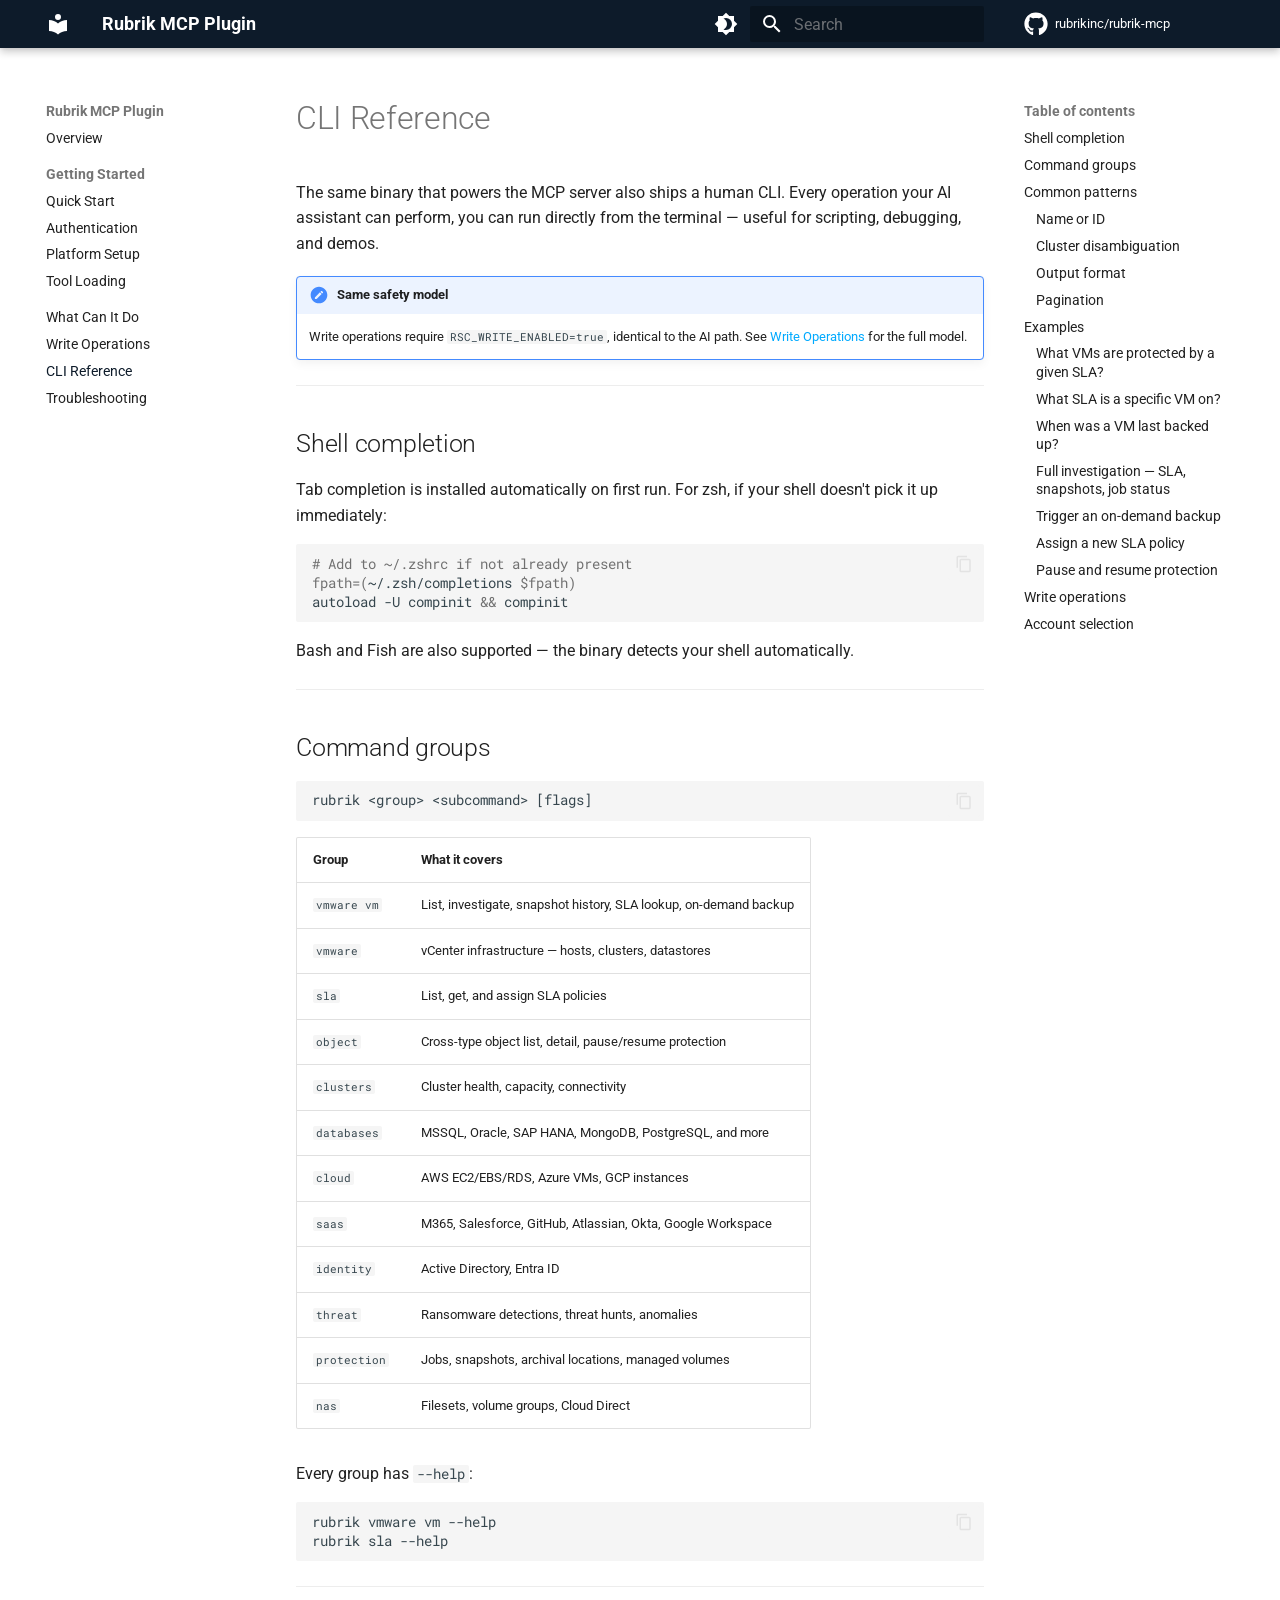
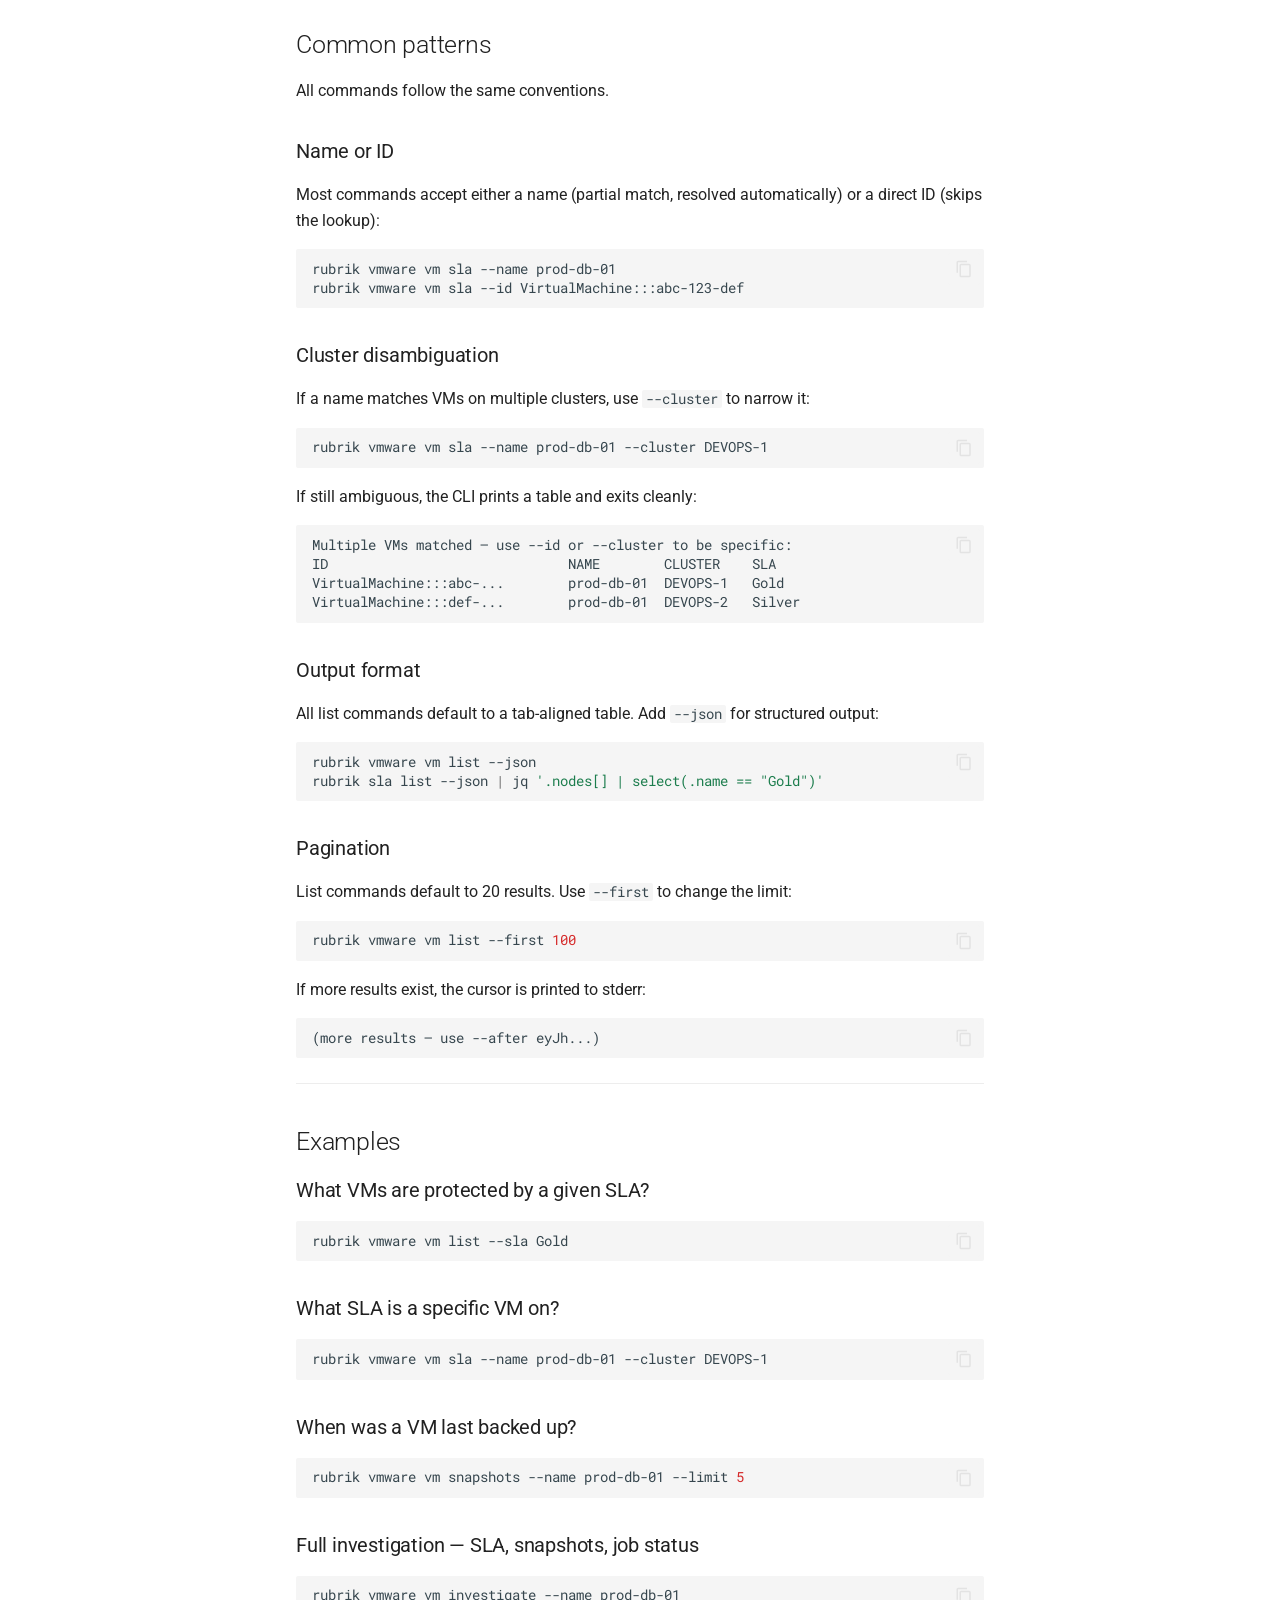
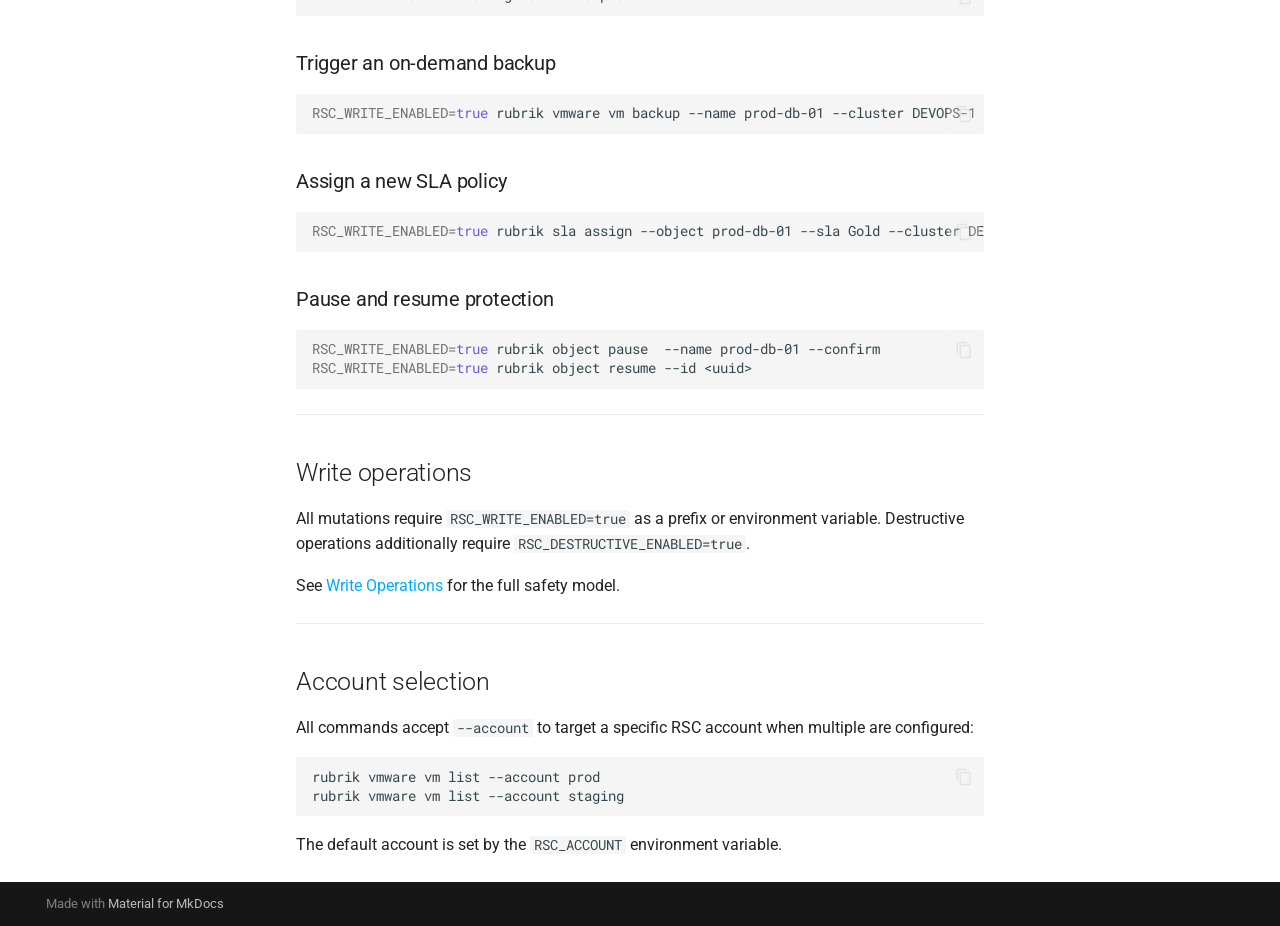
<file: cli/index.html>
<!doctype html>
<html lang="en" class="no-js">
  <head>
    
      <meta charset="utf-8">
      <meta name="viewport" content="width=device-width,initial-scale=1">
      
        <meta name="description" content="Connect your AI assistant to Rubrik Security Cloud">
      
      
      
        <link rel="canonical" href="https://rubrikinc.github.io/rubrik-mcp/cli/">
      
      
        <link rel="prev" href="../write-operations/">
      
      
        <link rel="next" href="../troubleshooting/">
      
      
        
      
      
      <link rel="icon" href="../assets/images/favicon.png">
      <meta name="generator" content="mkdocs-1.6.1, mkdocs-material-9.7.6">
    
    
      
        <title>CLI Reference - Rubrik MCP Plugin</title>
      
    
    
      <link rel="stylesheet" href="../assets/stylesheets/main.484c7ddc.min.css">
      
        
        <link rel="stylesheet" href="../assets/stylesheets/palette.ab4e12ef.min.css">
      
      


    
    
      
    
    
      
        
        
        <link rel="preconnect" href="https://fonts.gstatic.com" crossorigin>
        <link rel="stylesheet" href="https://fonts.googleapis.com/css?family=Roboto:300,300i,400,400i,700,700i%7CRoboto+Mono:400,400i,700,700i&display=fallback">
        <style>:root{--md-text-font:"Roboto";--md-code-font:"Roboto Mono"}</style>
      
    
    
      <link rel="stylesheet" href="../stylesheets/rubrik.css">
    
    <script>__md_scope=new URL("..",location),__md_hash=e=>[...e].reduce(((e,_)=>(e<<5)-e+_.charCodeAt(0)),0),__md_get=(e,_=localStorage,t=__md_scope)=>JSON.parse(_.getItem(t.pathname+"."+e)),__md_set=(e,_,t=localStorage,a=__md_scope)=>{try{t.setItem(a.pathname+"."+e,JSON.stringify(_))}catch(e){}}</script>
    
      

    
    
  </head>
  
  
    
    
      
    
    
    
    
    <body dir="ltr" data-md-color-scheme="default" data-md-color-primary="custom" data-md-color-accent="custom">
  
    
    <input class="md-toggle" data-md-toggle="drawer" type="checkbox" id="__drawer" autocomplete="off">
    <input class="md-toggle" data-md-toggle="search" type="checkbox" id="__search" autocomplete="off">
    <label class="md-overlay" for="__drawer"></label>
    <div data-md-component="skip">
      
        
        <a href="#cli-reference" class="md-skip">
          Skip to content
        </a>
      
    </div>
    <div data-md-component="announce">
      
    </div>
    
    
      

  

<header class="md-header md-header--shadow" data-md-component="header">
  <nav class="md-header__inner md-grid" aria-label="Header">
    <a href=".." title="Rubrik MCP Plugin" class="md-header__button md-logo" aria-label="Rubrik MCP Plugin" data-md-component="logo">
      
  
  <svg xmlns="http://www.w3.org/2000/svg" viewBox="0 0 24 24"><path d="M12 8a3 3 0 0 0 3-3 3 3 0 0 0-3-3 3 3 0 0 0-3 3 3 3 0 0 0 3 3m0 3.54C9.64 9.35 6.5 8 3 8v11c3.5 0 6.64 1.35 9 3.54 2.36-2.19 5.5-3.54 9-3.54V8c-3.5 0-6.64 1.35-9 3.54"/></svg>

    </a>
    <label class="md-header__button md-icon" for="__drawer">
      
      <svg xmlns="http://www.w3.org/2000/svg" viewBox="0 0 24 24"><path d="M3 6h18v2H3zm0 5h18v2H3zm0 5h18v2H3z"/></svg>
    </label>
    <div class="md-header__title" data-md-component="header-title">
      <div class="md-header__ellipsis">
        <div class="md-header__topic">
          <span class="md-ellipsis">
            Rubrik MCP Plugin
          </span>
        </div>
        <div class="md-header__topic" data-md-component="header-topic">
          <span class="md-ellipsis">
            
              CLI Reference
            
          </span>
        </div>
      </div>
    </div>
    
      
        <form class="md-header__option" data-md-component="palette">
  
    
    
    
    <input class="md-option" data-md-color-media="" data-md-color-scheme="default" data-md-color-primary="custom" data-md-color-accent="custom"  aria-label="Switch to dark mode"  type="radio" name="__palette" id="__palette_0">
    
      <label class="md-header__button md-icon" title="Switch to dark mode" for="__palette_1" hidden>
        <svg xmlns="http://www.w3.org/2000/svg" viewBox="0 0 24 24"><path d="M12 18c-.89 0-1.74-.2-2.5-.55C11.56 16.5 13 14.42 13 12s-1.44-4.5-3.5-5.45C10.26 6.2 11.11 6 12 6a6 6 0 0 1 6 6 6 6 0 0 1-6 6m8-9.31V4h-4.69L12 .69 8.69 4H4v4.69L.69 12 4 15.31V20h4.69L12 23.31 15.31 20H20v-4.69L23.31 12z"/></svg>
      </label>
    
  
    
    
    
    <input class="md-option" data-md-color-media="" data-md-color-scheme="slate" data-md-color-primary="custom" data-md-color-accent="custom"  aria-label="Switch to light mode"  type="radio" name="__palette" id="__palette_1">
    
      <label class="md-header__button md-icon" title="Switch to light mode" for="__palette_0" hidden>
        <svg xmlns="http://www.w3.org/2000/svg" viewBox="0 0 24 24"><path d="M12 8a4 4 0 0 0-4 4 4 4 0 0 0 4 4 4 4 0 0 0 4-4 4 4 0 0 0-4-4m0 10a6 6 0 0 1-6-6 6 6 0 0 1 6-6 6 6 0 0 1 6 6 6 6 0 0 1-6 6m8-9.31V4h-4.69L12 .69 8.69 4H4v4.69L.69 12 4 15.31V20h4.69L12 23.31 15.31 20H20v-4.69L23.31 12z"/></svg>
      </label>
    
  
</form>
      
    
    
      <script>var palette=__md_get("__palette");if(palette&&palette.color){if("(prefers-color-scheme)"===palette.color.media){var media=matchMedia("(prefers-color-scheme: light)"),input=document.querySelector(media.matches?"[data-md-color-media='(prefers-color-scheme: light)']":"[data-md-color-media='(prefers-color-scheme: dark)']");palette.color.media=input.getAttribute("data-md-color-media"),palette.color.scheme=input.getAttribute("data-md-color-scheme"),palette.color.primary=input.getAttribute("data-md-color-primary"),palette.color.accent=input.getAttribute("data-md-color-accent")}for(var[key,value]of Object.entries(palette.color))document.body.setAttribute("data-md-color-"+key,value)}</script>
    
    
    
      
      
        <label class="md-header__button md-icon" for="__search">
          
          <svg xmlns="http://www.w3.org/2000/svg" viewBox="0 0 24 24"><path d="M9.5 3A6.5 6.5 0 0 1 16 9.5c0 1.61-.59 3.09-1.56 4.23l.27.27h.79l5 5-1.5 1.5-5-5v-.79l-.27-.27A6.52 6.52 0 0 1 9.5 16 6.5 6.5 0 0 1 3 9.5 6.5 6.5 0 0 1 9.5 3m0 2C7 5 5 7 5 9.5S7 14 9.5 14 14 12 14 9.5 12 5 9.5 5"/></svg>
        </label>
        <div class="md-search" data-md-component="search" role="dialog">
  <label class="md-search__overlay" for="__search"></label>
  <div class="md-search__inner" role="search">
    <form class="md-search__form" name="search">
      <input type="text" class="md-search__input" name="query" aria-label="Search" placeholder="Search" autocapitalize="off" autocorrect="off" autocomplete="off" spellcheck="false" data-md-component="search-query" required>
      <label class="md-search__icon md-icon" for="__search">
        
        <svg xmlns="http://www.w3.org/2000/svg" viewBox="0 0 24 24"><path d="M9.5 3A6.5 6.5 0 0 1 16 9.5c0 1.61-.59 3.09-1.56 4.23l.27.27h.79l5 5-1.5 1.5-5-5v-.79l-.27-.27A6.52 6.52 0 0 1 9.5 16 6.5 6.5 0 0 1 3 9.5 6.5 6.5 0 0 1 9.5 3m0 2C7 5 5 7 5 9.5S7 14 9.5 14 14 12 14 9.5 12 5 9.5 5"/></svg>
        
        <svg xmlns="http://www.w3.org/2000/svg" viewBox="0 0 24 24"><path d="M20 11v2H8l5.5 5.5-1.42 1.42L4.16 12l7.92-7.92L13.5 5.5 8 11z"/></svg>
      </label>
      <nav class="md-search__options" aria-label="Search">
        
        <button type="reset" class="md-search__icon md-icon" title="Clear" aria-label="Clear" tabindex="-1">
          
          <svg xmlns="http://www.w3.org/2000/svg" viewBox="0 0 24 24"><path d="M19 6.41 17.59 5 12 10.59 6.41 5 5 6.41 10.59 12 5 17.59 6.41 19 12 13.41 17.59 19 19 17.59 13.41 12z"/></svg>
        </button>
      </nav>
      
        <div class="md-search__suggest" data-md-component="search-suggest"></div>
      
    </form>
    <div class="md-search__output">
      <div class="md-search__scrollwrap" tabindex="0" data-md-scrollfix>
        <div class="md-search-result" data-md-component="search-result">
          <div class="md-search-result__meta">
            Initializing search
          </div>
          <ol class="md-search-result__list" role="presentation"></ol>
        </div>
      </div>
    </div>
  </div>
</div>
      
    
    
      <div class="md-header__source">
        <a href="https://github.com/rubrikinc/rubrik-mcp" title="Go to repository" class="md-source" data-md-component="source">
  <div class="md-source__icon md-icon">
    
    <svg xmlns="http://www.w3.org/2000/svg" viewBox="0 0 512 512"><!--! Font Awesome Free 7.1.0 by @fontawesome - https://fontawesome.com License - https://fontawesome.com/license/free (Icons: CC BY 4.0, Fonts: SIL OFL 1.1, Code: MIT License) Copyright 2025 Fonticons, Inc.--><path d="M173.9 397.4c0 2-2.3 3.6-5.2 3.6-3.3.3-5.6-1.3-5.6-3.6 0-2 2.3-3.6 5.2-3.6 3-.3 5.6 1.3 5.6 3.6m-31.1-4.5c-.7 2 1.3 4.3 4.3 4.9 2.6 1 5.6 0 6.2-2s-1.3-4.3-4.3-5.2c-2.6-.7-5.5.3-6.2 2.3m44.2-1.7c-2.9.7-4.9 2.6-4.6 4.9.3 2 2.9 3.3 5.9 2.6 2.9-.7 4.9-2.6 4.6-4.6-.3-1.9-3-3.2-5.9-2.9M252.8 8C114.1 8 8 113.3 8 252c0 110.9 69.8 205.8 169.5 239.2 12.8 2.3 17.3-5.6 17.3-12.1 0-6.2-.3-40.4-.3-61.4 0 0-70 15-84.7-29.8 0 0-11.4-29.1-27.8-36.6 0 0-22.9-15.7 1.6-15.4 0 0 24.9 2 38.6 25.8 21.9 38.6 58.6 27.5 72.9 20.9 2.3-16 8.8-27.1 16-33.7-55.9-6.2-112.3-14.3-112.3-110.5 0-27.5 7.6-41.3 23.6-58.9-2.6-6.5-11.1-33.3 2.6-67.9 20.9-6.5 69 27 69 27 20-5.6 41.5-8.5 62.8-8.5s42.8 2.9 62.8 8.5c0 0 48.1-33.6 69-27 13.7 34.7 5.2 61.4 2.6 67.9 16 17.7 25.8 31.5 25.8 58.9 0 96.5-58.9 104.2-114.8 110.5 9.2 7.9 17 22.9 17 46.4 0 33.7-.3 75.4-.3 83.6 0 6.5 4.6 14.4 17.3 12.1C436.2 457.8 504 362.9 504 252 504 113.3 391.5 8 252.8 8M105.2 352.9c-1.3 1-1 3.3.7 5.2 1.6 1.6 3.9 2.3 5.2 1 1.3-1 1-3.3-.7-5.2-1.6-1.6-3.9-2.3-5.2-1m-10.8-8.1c-.7 1.3.3 2.9 2.3 3.9 1.6 1 3.6.7 4.3-.7.7-1.3-.3-2.9-2.3-3.9-2-.6-3.6-.3-4.3.7m32.4 35.6c-1.6 1.3-1 4.3 1.3 6.2 2.3 2.3 5.2 2.6 6.5 1 1.3-1.3.7-4.3-1.3-6.2-2.2-2.3-5.2-2.6-6.5-1m-11.4-14.7c-1.6 1-1.6 3.6 0 5.9s4.3 3.3 5.6 2.3c1.6-1.3 1.6-3.9 0-6.2-1.4-2.3-4-3.3-5.6-2"/></svg>
  </div>
  <div class="md-source__repository">
    rubrikinc/rubrik-mcp
  </div>
</a>
      </div>
    
  </nav>
  
</header>
    
    <div class="md-container" data-md-component="container">
      
      
        
          
        
      
      <main class="md-main" data-md-component="main">
        <div class="md-main__inner md-grid">
          
            
              
              <div class="md-sidebar md-sidebar--primary" data-md-component="sidebar" data-md-type="navigation" >
                <div class="md-sidebar__scrollwrap">
                  <div class="md-sidebar__inner">
                    



<nav class="md-nav md-nav--primary" aria-label="Navigation" data-md-level="0">
  <label class="md-nav__title" for="__drawer">
    <a href=".." title="Rubrik MCP Plugin" class="md-nav__button md-logo" aria-label="Rubrik MCP Plugin" data-md-component="logo">
      
  
  <svg xmlns="http://www.w3.org/2000/svg" viewBox="0 0 24 24"><path d="M12 8a3 3 0 0 0 3-3 3 3 0 0 0-3-3 3 3 0 0 0-3 3 3 3 0 0 0 3 3m0 3.54C9.64 9.35 6.5 8 3 8v11c3.5 0 6.64 1.35 9 3.54 2.36-2.19 5.5-3.54 9-3.54V8c-3.5 0-6.64 1.35-9 3.54"/></svg>

    </a>
    Rubrik MCP Plugin
  </label>
  
    <div class="md-nav__source">
      <a href="https://github.com/rubrikinc/rubrik-mcp" title="Go to repository" class="md-source" data-md-component="source">
  <div class="md-source__icon md-icon">
    
    <svg xmlns="http://www.w3.org/2000/svg" viewBox="0 0 512 512"><!--! Font Awesome Free 7.1.0 by @fontawesome - https://fontawesome.com License - https://fontawesome.com/license/free (Icons: CC BY 4.0, Fonts: SIL OFL 1.1, Code: MIT License) Copyright 2025 Fonticons, Inc.--><path d="M173.9 397.4c0 2-2.3 3.6-5.2 3.6-3.3.3-5.6-1.3-5.6-3.6 0-2 2.3-3.6 5.2-3.6 3-.3 5.6 1.3 5.6 3.6m-31.1-4.5c-.7 2 1.3 4.3 4.3 4.9 2.6 1 5.6 0 6.2-2s-1.3-4.3-4.3-5.2c-2.6-.7-5.5.3-6.2 2.3m44.2-1.7c-2.9.7-4.9 2.6-4.6 4.9.3 2 2.9 3.3 5.9 2.6 2.9-.7 4.9-2.6 4.6-4.6-.3-1.9-3-3.2-5.9-2.9M252.8 8C114.1 8 8 113.3 8 252c0 110.9 69.8 205.8 169.5 239.2 12.8 2.3 17.3-5.6 17.3-12.1 0-6.2-.3-40.4-.3-61.4 0 0-70 15-84.7-29.8 0 0-11.4-29.1-27.8-36.6 0 0-22.9-15.7 1.6-15.4 0 0 24.9 2 38.6 25.8 21.9 38.6 58.6 27.5 72.9 20.9 2.3-16 8.8-27.1 16-33.7-55.9-6.2-112.3-14.3-112.3-110.5 0-27.5 7.6-41.3 23.6-58.9-2.6-6.5-11.1-33.3 2.6-67.9 20.9-6.5 69 27 69 27 20-5.6 41.5-8.5 62.8-8.5s42.8 2.9 62.8 8.5c0 0 48.1-33.6 69-27 13.7 34.7 5.2 61.4 2.6 67.9 16 17.7 25.8 31.5 25.8 58.9 0 96.5-58.9 104.2-114.8 110.5 9.2 7.9 17 22.9 17 46.4 0 33.7-.3 75.4-.3 83.6 0 6.5 4.6 14.4 17.3 12.1C436.2 457.8 504 362.9 504 252 504 113.3 391.5 8 252.8 8M105.2 352.9c-1.3 1-1 3.3.7 5.2 1.6 1.6 3.9 2.3 5.2 1 1.3-1 1-3.3-.7-5.2-1.6-1.6-3.9-2.3-5.2-1m-10.8-8.1c-.7 1.3.3 2.9 2.3 3.9 1.6 1 3.6.7 4.3-.7.7-1.3-.3-2.9-2.3-3.9-2-.6-3.6-.3-4.3.7m32.4 35.6c-1.6 1.3-1 4.3 1.3 6.2 2.3 2.3 5.2 2.6 6.5 1 1.3-1.3.7-4.3-1.3-6.2-2.2-2.3-5.2-2.6-6.5-1m-11.4-14.7c-1.6 1-1.6 3.6 0 5.9s4.3 3.3 5.6 2.3c1.6-1.3 1.6-3.9 0-6.2-1.4-2.3-4-3.3-5.6-2"/></svg>
  </div>
  <div class="md-source__repository">
    rubrikinc/rubrik-mcp
  </div>
</a>
    </div>
  
  <ul class="md-nav__list" data-md-scrollfix>
    
      
      
  
  
  
  
    <li class="md-nav__item">
      <a href=".." class="md-nav__link">
        
  
  
  <span class="md-ellipsis">
    
  
    Overview
  

    
  </span>
  
  

      </a>
    </li>
  

    
      
      
  
  
  
  
    
    
    
    
      
        
        
      
    
    
    <li class="md-nav__item md-nav__item--section md-nav__item--nested">
      
        
        
        <input class="md-nav__toggle md-toggle " type="checkbox" id="__nav_2" >
        
          
          <label class="md-nav__link" for="__nav_2" id="__nav_2_label" tabindex="">
            
  
  
  <span class="md-ellipsis">
    
  
    Getting Started
  

    
  </span>
  
  

            <span class="md-nav__icon md-icon"></span>
          </label>
        
        <nav class="md-nav" data-md-level="1" aria-labelledby="__nav_2_label" aria-expanded="false">
          <label class="md-nav__title" for="__nav_2">
            <span class="md-nav__icon md-icon"></span>
            
  
    Getting Started
  

          </label>
          <ul class="md-nav__list" data-md-scrollfix>
            
              
                
  
  
  
  
    <li class="md-nav__item">
      <a href="../getting-started/" class="md-nav__link">
        
  
  
  <span class="md-ellipsis">
    
  
    Quick Start
  

    
  </span>
  
  

      </a>
    </li>
  

              
            
              
                
  
  
  
  
    <li class="md-nav__item">
      <a href="../authentication/" class="md-nav__link">
        
  
  
  <span class="md-ellipsis">
    
  
    Authentication
  

    
  </span>
  
  

      </a>
    </li>
  

              
            
              
                
  
  
  
  
    <li class="md-nav__item">
      <a href="../platforms/" class="md-nav__link">
        
  
  
  <span class="md-ellipsis">
    
  
    Platform Setup
  

    
  </span>
  
  

      </a>
    </li>
  

              
            
              
                
  
  
  
  
    <li class="md-nav__item">
      <a href="../configuration/" class="md-nav__link">
        
  
  
  <span class="md-ellipsis">
    
  
    Tool Loading
  

    
  </span>
  
  

      </a>
    </li>
  

              
            
          </ul>
        </nav>
      
    </li>
  

    
      
      
  
  
  
  
    <li class="md-nav__item">
      <a href="../what-can-it-do/" class="md-nav__link">
        
  
  
  <span class="md-ellipsis">
    
  
    What Can It Do
  

    
  </span>
  
  

      </a>
    </li>
  

    
      
      
  
  
  
  
    <li class="md-nav__item">
      <a href="../write-operations/" class="md-nav__link">
        
  
  
  <span class="md-ellipsis">
    
  
    Write Operations
  

    
  </span>
  
  

      </a>
    </li>
  

    
      
      
  
  
    
  
  
  
    <li class="md-nav__item md-nav__item--active">
      
      <input class="md-nav__toggle md-toggle" type="checkbox" id="__toc">
      
      
        
      
      
        <label class="md-nav__link md-nav__link--active" for="__toc">
          
  
  
  <span class="md-ellipsis">
    
  
    CLI Reference
  

    
  </span>
  
  

          <span class="md-nav__icon md-icon"></span>
        </label>
      
      <a href="./" class="md-nav__link md-nav__link--active">
        
  
  
  <span class="md-ellipsis">
    
  
    CLI Reference
  

    
  </span>
  
  

      </a>
      
        

<nav class="md-nav md-nav--secondary" aria-label="Table of contents">
  
  
  
    
  
  
    <label class="md-nav__title" for="__toc">
      <span class="md-nav__icon md-icon"></span>
      Table of contents
    </label>
    <ul class="md-nav__list" data-md-component="toc" data-md-scrollfix>
      
        <li class="md-nav__item">
  <a href="#shell-completion" class="md-nav__link">
    <span class="md-ellipsis">
      
        Shell completion
      
    </span>
  </a>
  
</li>
      
        <li class="md-nav__item">
  <a href="#command-groups" class="md-nav__link">
    <span class="md-ellipsis">
      
        Command groups
      
    </span>
  </a>
  
</li>
      
        <li class="md-nav__item">
  <a href="#common-patterns" class="md-nav__link">
    <span class="md-ellipsis">
      
        Common patterns
      
    </span>
  </a>
  
    <nav class="md-nav" aria-label="Common patterns">
      <ul class="md-nav__list">
        
          <li class="md-nav__item">
  <a href="#name-or-id" class="md-nav__link">
    <span class="md-ellipsis">
      
        Name or ID
      
    </span>
  </a>
  
</li>
        
          <li class="md-nav__item">
  <a href="#cluster-disambiguation" class="md-nav__link">
    <span class="md-ellipsis">
      
        Cluster disambiguation
      
    </span>
  </a>
  
</li>
        
          <li class="md-nav__item">
  <a href="#output-format" class="md-nav__link">
    <span class="md-ellipsis">
      
        Output format
      
    </span>
  </a>
  
</li>
        
          <li class="md-nav__item">
  <a href="#pagination" class="md-nav__link">
    <span class="md-ellipsis">
      
        Pagination
      
    </span>
  </a>
  
</li>
        
      </ul>
    </nav>
  
</li>
      
        <li class="md-nav__item">
  <a href="#examples" class="md-nav__link">
    <span class="md-ellipsis">
      
        Examples
      
    </span>
  </a>
  
    <nav class="md-nav" aria-label="Examples">
      <ul class="md-nav__list">
        
          <li class="md-nav__item">
  <a href="#what-vms-are-protected-by-a-given-sla" class="md-nav__link">
    <span class="md-ellipsis">
      
        What VMs are protected by a given SLA?
      
    </span>
  </a>
  
</li>
        
          <li class="md-nav__item">
  <a href="#what-sla-is-a-specific-vm-on" class="md-nav__link">
    <span class="md-ellipsis">
      
        What SLA is a specific VM on?
      
    </span>
  </a>
  
</li>
        
          <li class="md-nav__item">
  <a href="#when-was-a-vm-last-backed-up" class="md-nav__link">
    <span class="md-ellipsis">
      
        When was a VM last backed up?
      
    </span>
  </a>
  
</li>
        
          <li class="md-nav__item">
  <a href="#full-investigation-sla-snapshots-job-status" class="md-nav__link">
    <span class="md-ellipsis">
      
        Full investigation — SLA, snapshots, job status
      
    </span>
  </a>
  
</li>
        
          <li class="md-nav__item">
  <a href="#trigger-an-on-demand-backup" class="md-nav__link">
    <span class="md-ellipsis">
      
        Trigger an on-demand backup
      
    </span>
  </a>
  
</li>
        
          <li class="md-nav__item">
  <a href="#assign-a-new-sla-policy" class="md-nav__link">
    <span class="md-ellipsis">
      
        Assign a new SLA policy
      
    </span>
  </a>
  
</li>
        
          <li class="md-nav__item">
  <a href="#pause-and-resume-protection" class="md-nav__link">
    <span class="md-ellipsis">
      
        Pause and resume protection
      
    </span>
  </a>
  
</li>
        
      </ul>
    </nav>
  
</li>
      
        <li class="md-nav__item">
  <a href="#write-operations" class="md-nav__link">
    <span class="md-ellipsis">
      
        Write operations
      
    </span>
  </a>
  
</li>
      
        <li class="md-nav__item">
  <a href="#account-selection" class="md-nav__link">
    <span class="md-ellipsis">
      
        Account selection
      
    </span>
  </a>
  
</li>
      
    </ul>
  
</nav>
      
    </li>
  

    
      
      
  
  
  
  
    <li class="md-nav__item">
      <a href="../troubleshooting/" class="md-nav__link">
        
  
  
  <span class="md-ellipsis">
    
  
    Troubleshooting
  

    
  </span>
  
  

      </a>
    </li>
  

    
  </ul>
</nav>
                  </div>
                </div>
              </div>
            
            
              
              <div class="md-sidebar md-sidebar--secondary" data-md-component="sidebar" data-md-type="toc" >
                <div class="md-sidebar__scrollwrap">
                  <div class="md-sidebar__inner">
                    

<nav class="md-nav md-nav--secondary" aria-label="Table of contents">
  
  
  
    
  
  
    <label class="md-nav__title" for="__toc">
      <span class="md-nav__icon md-icon"></span>
      Table of contents
    </label>
    <ul class="md-nav__list" data-md-component="toc" data-md-scrollfix>
      
        <li class="md-nav__item">
  <a href="#shell-completion" class="md-nav__link">
    <span class="md-ellipsis">
      
        Shell completion
      
    </span>
  </a>
  
</li>
      
        <li class="md-nav__item">
  <a href="#command-groups" class="md-nav__link">
    <span class="md-ellipsis">
      
        Command groups
      
    </span>
  </a>
  
</li>
      
        <li class="md-nav__item">
  <a href="#common-patterns" class="md-nav__link">
    <span class="md-ellipsis">
      
        Common patterns
      
    </span>
  </a>
  
    <nav class="md-nav" aria-label="Common patterns">
      <ul class="md-nav__list">
        
          <li class="md-nav__item">
  <a href="#name-or-id" class="md-nav__link">
    <span class="md-ellipsis">
      
        Name or ID
      
    </span>
  </a>
  
</li>
        
          <li class="md-nav__item">
  <a href="#cluster-disambiguation" class="md-nav__link">
    <span class="md-ellipsis">
      
        Cluster disambiguation
      
    </span>
  </a>
  
</li>
        
          <li class="md-nav__item">
  <a href="#output-format" class="md-nav__link">
    <span class="md-ellipsis">
      
        Output format
      
    </span>
  </a>
  
</li>
        
          <li class="md-nav__item">
  <a href="#pagination" class="md-nav__link">
    <span class="md-ellipsis">
      
        Pagination
      
    </span>
  </a>
  
</li>
        
      </ul>
    </nav>
  
</li>
      
        <li class="md-nav__item">
  <a href="#examples" class="md-nav__link">
    <span class="md-ellipsis">
      
        Examples
      
    </span>
  </a>
  
    <nav class="md-nav" aria-label="Examples">
      <ul class="md-nav__list">
        
          <li class="md-nav__item">
  <a href="#what-vms-are-protected-by-a-given-sla" class="md-nav__link">
    <span class="md-ellipsis">
      
        What VMs are protected by a given SLA?
      
    </span>
  </a>
  
</li>
        
          <li class="md-nav__item">
  <a href="#what-sla-is-a-specific-vm-on" class="md-nav__link">
    <span class="md-ellipsis">
      
        What SLA is a specific VM on?
      
    </span>
  </a>
  
</li>
        
          <li class="md-nav__item">
  <a href="#when-was-a-vm-last-backed-up" class="md-nav__link">
    <span class="md-ellipsis">
      
        When was a VM last backed up?
      
    </span>
  </a>
  
</li>
        
          <li class="md-nav__item">
  <a href="#full-investigation-sla-snapshots-job-status" class="md-nav__link">
    <span class="md-ellipsis">
      
        Full investigation — SLA, snapshots, job status
      
    </span>
  </a>
  
</li>
        
          <li class="md-nav__item">
  <a href="#trigger-an-on-demand-backup" class="md-nav__link">
    <span class="md-ellipsis">
      
        Trigger an on-demand backup
      
    </span>
  </a>
  
</li>
        
          <li class="md-nav__item">
  <a href="#assign-a-new-sla-policy" class="md-nav__link">
    <span class="md-ellipsis">
      
        Assign a new SLA policy
      
    </span>
  </a>
  
</li>
        
          <li class="md-nav__item">
  <a href="#pause-and-resume-protection" class="md-nav__link">
    <span class="md-ellipsis">
      
        Pause and resume protection
      
    </span>
  </a>
  
</li>
        
      </ul>
    </nav>
  
</li>
      
        <li class="md-nav__item">
  <a href="#write-operations" class="md-nav__link">
    <span class="md-ellipsis">
      
        Write operations
      
    </span>
  </a>
  
</li>
      
        <li class="md-nav__item">
  <a href="#account-selection" class="md-nav__link">
    <span class="md-ellipsis">
      
        Account selection
      
    </span>
  </a>
  
</li>
      
    </ul>
  
</nav>
                  </div>
                </div>
              </div>
            
          
          
            <div class="md-content" data-md-component="content">
              
              <article class="md-content__inner md-typeset">
                
                  



<h1 id="cli-reference">CLI Reference</h1>
<p>The same binary that powers the MCP server also ships a human CLI. Every operation your AI assistant can perform, you can run directly from the terminal — useful for scripting, debugging, and demos.</p>
<div class="admonition note">
<p class="admonition-title">Same safety model</p>
<p>Write operations require <code>RSC_WRITE_ENABLED=true</code>, identical to the AI path.
See <a href="../write-operations/">Write Operations</a> for the full model.</p>
</div>
<hr />
<h2 id="shell-completion">Shell completion</h2>
<p>Tab completion is installed automatically on first run. For zsh, if your shell
doesn't pick it up immediately:</p>
<div class="highlight"><pre><span></span><code><a id="__codelineno-0-1" name="__codelineno-0-1" href="#__codelineno-0-1"></a><span class="c1"># Add to ~/.zshrc if not already present</span>
<a id="__codelineno-0-2" name="__codelineno-0-2" href="#__codelineno-0-2"></a><span class="nv">fpath</span><span class="o">=(</span>~/.zsh/completions<span class="w"> </span><span class="nv">$fpath</span><span class="o">)</span>
<a id="__codelineno-0-3" name="__codelineno-0-3" href="#__codelineno-0-3"></a>autoload<span class="w"> </span>-U<span class="w"> </span>compinit<span class="w"> </span><span class="o">&amp;&amp;</span><span class="w"> </span>compinit
</code></pre></div>
<p>Bash and Fish are also supported — the binary detects your shell automatically.</p>
<hr />
<h2 id="command-groups">Command groups</h2>
<div class="highlight"><pre><span></span><code><a id="__codelineno-1-1" name="__codelineno-1-1" href="#__codelineno-1-1"></a>rubrik &lt;group&gt; &lt;subcommand&gt; [flags]
</code></pre></div>
<table>
<thead>
<tr>
<th>Group</th>
<th>What it covers</th>
</tr>
</thead>
<tbody>
<tr>
<td><code>vmware vm</code></td>
<td>List, investigate, snapshot history, SLA lookup, on-demand backup</td>
</tr>
<tr>
<td><code>vmware</code></td>
<td>vCenter infrastructure — hosts, clusters, datastores</td>
</tr>
<tr>
<td><code>sla</code></td>
<td>List, get, and assign SLA policies</td>
</tr>
<tr>
<td><code>object</code></td>
<td>Cross-type object list, detail, pause/resume protection</td>
</tr>
<tr>
<td><code>clusters</code></td>
<td>Cluster health, capacity, connectivity</td>
</tr>
<tr>
<td><code>databases</code></td>
<td>MSSQL, Oracle, SAP HANA, MongoDB, PostgreSQL, and more</td>
</tr>
<tr>
<td><code>cloud</code></td>
<td>AWS EC2/EBS/RDS, Azure VMs, GCP instances</td>
</tr>
<tr>
<td><code>saas</code></td>
<td>M365, Salesforce, GitHub, Atlassian, Okta, Google Workspace</td>
</tr>
<tr>
<td><code>identity</code></td>
<td>Active Directory, Entra ID</td>
</tr>
<tr>
<td><code>threat</code></td>
<td>Ransomware detections, threat hunts, anomalies</td>
</tr>
<tr>
<td><code>protection</code></td>
<td>Jobs, snapshots, archival locations, managed volumes</td>
</tr>
<tr>
<td><code>nas</code></td>
<td>Filesets, volume groups, Cloud Direct</td>
</tr>
</tbody>
</table>
<p>Every group has <code>--help</code>:</p>
<div class="highlight"><pre><span></span><code><a id="__codelineno-2-1" name="__codelineno-2-1" href="#__codelineno-2-1"></a>rubrik<span class="w"> </span>vmware<span class="w"> </span>vm<span class="w"> </span>--help
<a id="__codelineno-2-2" name="__codelineno-2-2" href="#__codelineno-2-2"></a>rubrik<span class="w"> </span>sla<span class="w"> </span>--help
</code></pre></div>
<hr />
<h2 id="common-patterns">Common patterns</h2>
<p>All commands follow the same conventions.</p>
<h3 id="name-or-id">Name or ID</h3>
<p>Most commands accept either a name (partial match, resolved automatically) or a
direct ID (skips the lookup):</p>
<div class="highlight"><pre><span></span><code><a id="__codelineno-3-1" name="__codelineno-3-1" href="#__codelineno-3-1"></a>rubrik<span class="w"> </span>vmware<span class="w"> </span>vm<span class="w"> </span>sla<span class="w"> </span>--name<span class="w"> </span>prod-db-01
<a id="__codelineno-3-2" name="__codelineno-3-2" href="#__codelineno-3-2"></a>rubrik<span class="w"> </span>vmware<span class="w"> </span>vm<span class="w"> </span>sla<span class="w"> </span>--id<span class="w"> </span>VirtualMachine:::abc-123-def
</code></pre></div>
<h3 id="cluster-disambiguation">Cluster disambiguation</h3>
<p>If a name matches VMs on multiple clusters, use <code>--cluster</code> to narrow it:</p>
<div class="highlight"><pre><span></span><code><a id="__codelineno-4-1" name="__codelineno-4-1" href="#__codelineno-4-1"></a>rubrik<span class="w"> </span>vmware<span class="w"> </span>vm<span class="w"> </span>sla<span class="w"> </span>--name<span class="w"> </span>prod-db-01<span class="w"> </span>--cluster<span class="w"> </span>DEVOPS-1
</code></pre></div>
<p>If still ambiguous, the CLI prints a table and exits cleanly:</p>
<div class="highlight"><pre><span></span><code><a id="__codelineno-5-1" name="__codelineno-5-1" href="#__codelineno-5-1"></a>Multiple VMs matched — use --id or --cluster to be specific:
<a id="__codelineno-5-2" name="__codelineno-5-2" href="#__codelineno-5-2"></a>ID                              NAME        CLUSTER    SLA
<a id="__codelineno-5-3" name="__codelineno-5-3" href="#__codelineno-5-3"></a>VirtualMachine:::abc-...        prod-db-01  DEVOPS-1   Gold
<a id="__codelineno-5-4" name="__codelineno-5-4" href="#__codelineno-5-4"></a>VirtualMachine:::def-...        prod-db-01  DEVOPS-2   Silver
</code></pre></div>
<h3 id="output-format">Output format</h3>
<p>All list commands default to a tab-aligned table. Add <code>--json</code> for structured output:</p>
<div class="highlight"><pre><span></span><code><a id="__codelineno-6-1" name="__codelineno-6-1" href="#__codelineno-6-1"></a>rubrik<span class="w"> </span>vmware<span class="w"> </span>vm<span class="w"> </span>list<span class="w"> </span>--json
<a id="__codelineno-6-2" name="__codelineno-6-2" href="#__codelineno-6-2"></a>rubrik<span class="w"> </span>sla<span class="w"> </span>list<span class="w"> </span>--json<span class="w"> </span><span class="p">|</span><span class="w"> </span>jq<span class="w"> </span><span class="s1">&#39;.nodes[] | select(.name == &quot;Gold&quot;)&#39;</span>
</code></pre></div>
<h3 id="pagination">Pagination</h3>
<p>List commands default to 20 results. Use <code>--first</code> to change the limit:</p>
<div class="highlight"><pre><span></span><code><a id="__codelineno-7-1" name="__codelineno-7-1" href="#__codelineno-7-1"></a>rubrik<span class="w"> </span>vmware<span class="w"> </span>vm<span class="w"> </span>list<span class="w"> </span>--first<span class="w"> </span><span class="m">100</span>
</code></pre></div>
<p>If more results exist, the cursor is printed to stderr:
<div class="highlight"><pre><span></span><code><a id="__codelineno-8-1" name="__codelineno-8-1" href="#__codelineno-8-1"></a>(more results — use --after eyJh...)
</code></pre></div></p>
<hr />
<h2 id="examples">Examples</h2>
<h3 id="what-vms-are-protected-by-a-given-sla">What VMs are protected by a given SLA?</h3>
<div class="highlight"><pre><span></span><code><a id="__codelineno-9-1" name="__codelineno-9-1" href="#__codelineno-9-1"></a>rubrik<span class="w"> </span>vmware<span class="w"> </span>vm<span class="w"> </span>list<span class="w"> </span>--sla<span class="w"> </span>Gold
</code></pre></div>
<h3 id="what-sla-is-a-specific-vm-on">What SLA is a specific VM on?</h3>
<div class="highlight"><pre><span></span><code><a id="__codelineno-10-1" name="__codelineno-10-1" href="#__codelineno-10-1"></a>rubrik<span class="w"> </span>vmware<span class="w"> </span>vm<span class="w"> </span>sla<span class="w"> </span>--name<span class="w"> </span>prod-db-01<span class="w"> </span>--cluster<span class="w"> </span>DEVOPS-1
</code></pre></div>
<h3 id="when-was-a-vm-last-backed-up">When was a VM last backed up?</h3>
<div class="highlight"><pre><span></span><code><a id="__codelineno-11-1" name="__codelineno-11-1" href="#__codelineno-11-1"></a>rubrik<span class="w"> </span>vmware<span class="w"> </span>vm<span class="w"> </span>snapshots<span class="w"> </span>--name<span class="w"> </span>prod-db-01<span class="w"> </span>--limit<span class="w"> </span><span class="m">5</span>
</code></pre></div>
<h3 id="full-investigation-sla-snapshots-job-status">Full investigation — SLA, snapshots, job status</h3>
<div class="highlight"><pre><span></span><code><a id="__codelineno-12-1" name="__codelineno-12-1" href="#__codelineno-12-1"></a>rubrik<span class="w"> </span>vmware<span class="w"> </span>vm<span class="w"> </span>investigate<span class="w"> </span>--name<span class="w"> </span>prod-db-01
</code></pre></div>
<h3 id="trigger-an-on-demand-backup">Trigger an on-demand backup</h3>
<div class="highlight"><pre><span></span><code><a id="__codelineno-13-1" name="__codelineno-13-1" href="#__codelineno-13-1"></a><span class="nv">RSC_WRITE_ENABLED</span><span class="o">=</span><span class="nb">true</span><span class="w"> </span>rubrik<span class="w"> </span>vmware<span class="w"> </span>vm<span class="w"> </span>backup<span class="w"> </span>--name<span class="w"> </span>prod-db-01<span class="w"> </span>--cluster<span class="w"> </span>DEVOPS-1
</code></pre></div>
<h3 id="assign-a-new-sla-policy">Assign a new SLA policy</h3>
<div class="highlight"><pre><span></span><code><a id="__codelineno-14-1" name="__codelineno-14-1" href="#__codelineno-14-1"></a><span class="nv">RSC_WRITE_ENABLED</span><span class="o">=</span><span class="nb">true</span><span class="w"> </span>rubrik<span class="w"> </span>sla<span class="w"> </span>assign<span class="w"> </span>--object<span class="w"> </span>prod-db-01<span class="w"> </span>--sla<span class="w"> </span>Gold<span class="w"> </span>--cluster<span class="w"> </span>DEVOPS-1
</code></pre></div>
<h3 id="pause-and-resume-protection">Pause and resume protection</h3>
<div class="highlight"><pre><span></span><code><a id="__codelineno-15-1" name="__codelineno-15-1" href="#__codelineno-15-1"></a><span class="nv">RSC_WRITE_ENABLED</span><span class="o">=</span><span class="nb">true</span><span class="w"> </span>rubrik<span class="w"> </span>object<span class="w"> </span>pause<span class="w">  </span>--name<span class="w"> </span>prod-db-01<span class="w"> </span>--confirm
<a id="__codelineno-15-2" name="__codelineno-15-2" href="#__codelineno-15-2"></a><span class="nv">RSC_WRITE_ENABLED</span><span class="o">=</span><span class="nb">true</span><span class="w"> </span>rubrik<span class="w"> </span>object<span class="w"> </span>resume<span class="w"> </span>--id<span class="w"> </span>&lt;uuid&gt;
</code></pre></div>
<hr />
<h2 id="write-operations">Write operations</h2>
<p>All mutations require <code>RSC_WRITE_ENABLED=true</code> as a prefix or environment variable.
Destructive operations additionally require <code>RSC_DESTRUCTIVE_ENABLED=true</code>.</p>
<p>See <a href="../write-operations/">Write Operations</a> for the full safety model.</p>
<hr />
<h2 id="account-selection">Account selection</h2>
<p>All commands accept <code>--account</code> to target a specific RSC account when multiple
are configured:</p>
<div class="highlight"><pre><span></span><code><a id="__codelineno-16-1" name="__codelineno-16-1" href="#__codelineno-16-1"></a>rubrik<span class="w"> </span>vmware<span class="w"> </span>vm<span class="w"> </span>list<span class="w"> </span>--account<span class="w"> </span>prod
<a id="__codelineno-16-2" name="__codelineno-16-2" href="#__codelineno-16-2"></a>rubrik<span class="w"> </span>vmware<span class="w"> </span>vm<span class="w"> </span>list<span class="w"> </span>--account<span class="w"> </span>staging
</code></pre></div>
<p>The default account is set by the <code>RSC_ACCOUNT</code> environment variable.</p>












                
              </article>
            </div>
          
          
<script>var target=document.getElementById(location.hash.slice(1));target&&target.name&&(target.checked=target.name.startsWith("__tabbed_"))</script>
        </div>
        
          <button type="button" class="md-top md-icon" data-md-component="top" hidden>
  
  <svg xmlns="http://www.w3.org/2000/svg" viewBox="0 0 24 24"><path d="M13 20h-2V8l-5.5 5.5-1.42-1.42L12 4.16l7.92 7.92-1.42 1.42L13 8z"/></svg>
  Back to top
</button>
        
      </main>
      
        <footer class="md-footer">
  
  <div class="md-footer-meta md-typeset">
    <div class="md-footer-meta__inner md-grid">
      <div class="md-copyright">
  
  
    Made with
    <a href="https://squidfunk.github.io/mkdocs-material/" target="_blank" rel="noopener">
      Material for MkDocs
    </a>
  
</div>
      
    </div>
  </div>
</footer>
      
    </div>
    <div class="md-dialog" data-md-component="dialog">
      <div class="md-dialog__inner md-typeset"></div>
    </div>
    
    
    
      
      
      <script id="__config" type="application/json">{"annotate": null, "base": "..", "features": ["navigation.sections", "navigation.top", "search.highlight", "search.suggest", "content.code.copy"], "search": "../assets/javascripts/workers/search.2c215733.min.js", "tags": null, "translations": {"clipboard.copied": "Copied to clipboard", "clipboard.copy": "Copy to clipboard", "search.result.more.one": "1 more on this page", "search.result.more.other": "# more on this page", "search.result.none": "No matching documents", "search.result.one": "1 matching document", "search.result.other": "# matching documents", "search.result.placeholder": "Type to start searching", "search.result.term.missing": "Missing", "select.version": "Select version"}, "version": null}</script>
    
    
      <script src="../assets/javascripts/bundle.79ae519e.min.js"></script>
      
    
  </body>
</html>
</file>
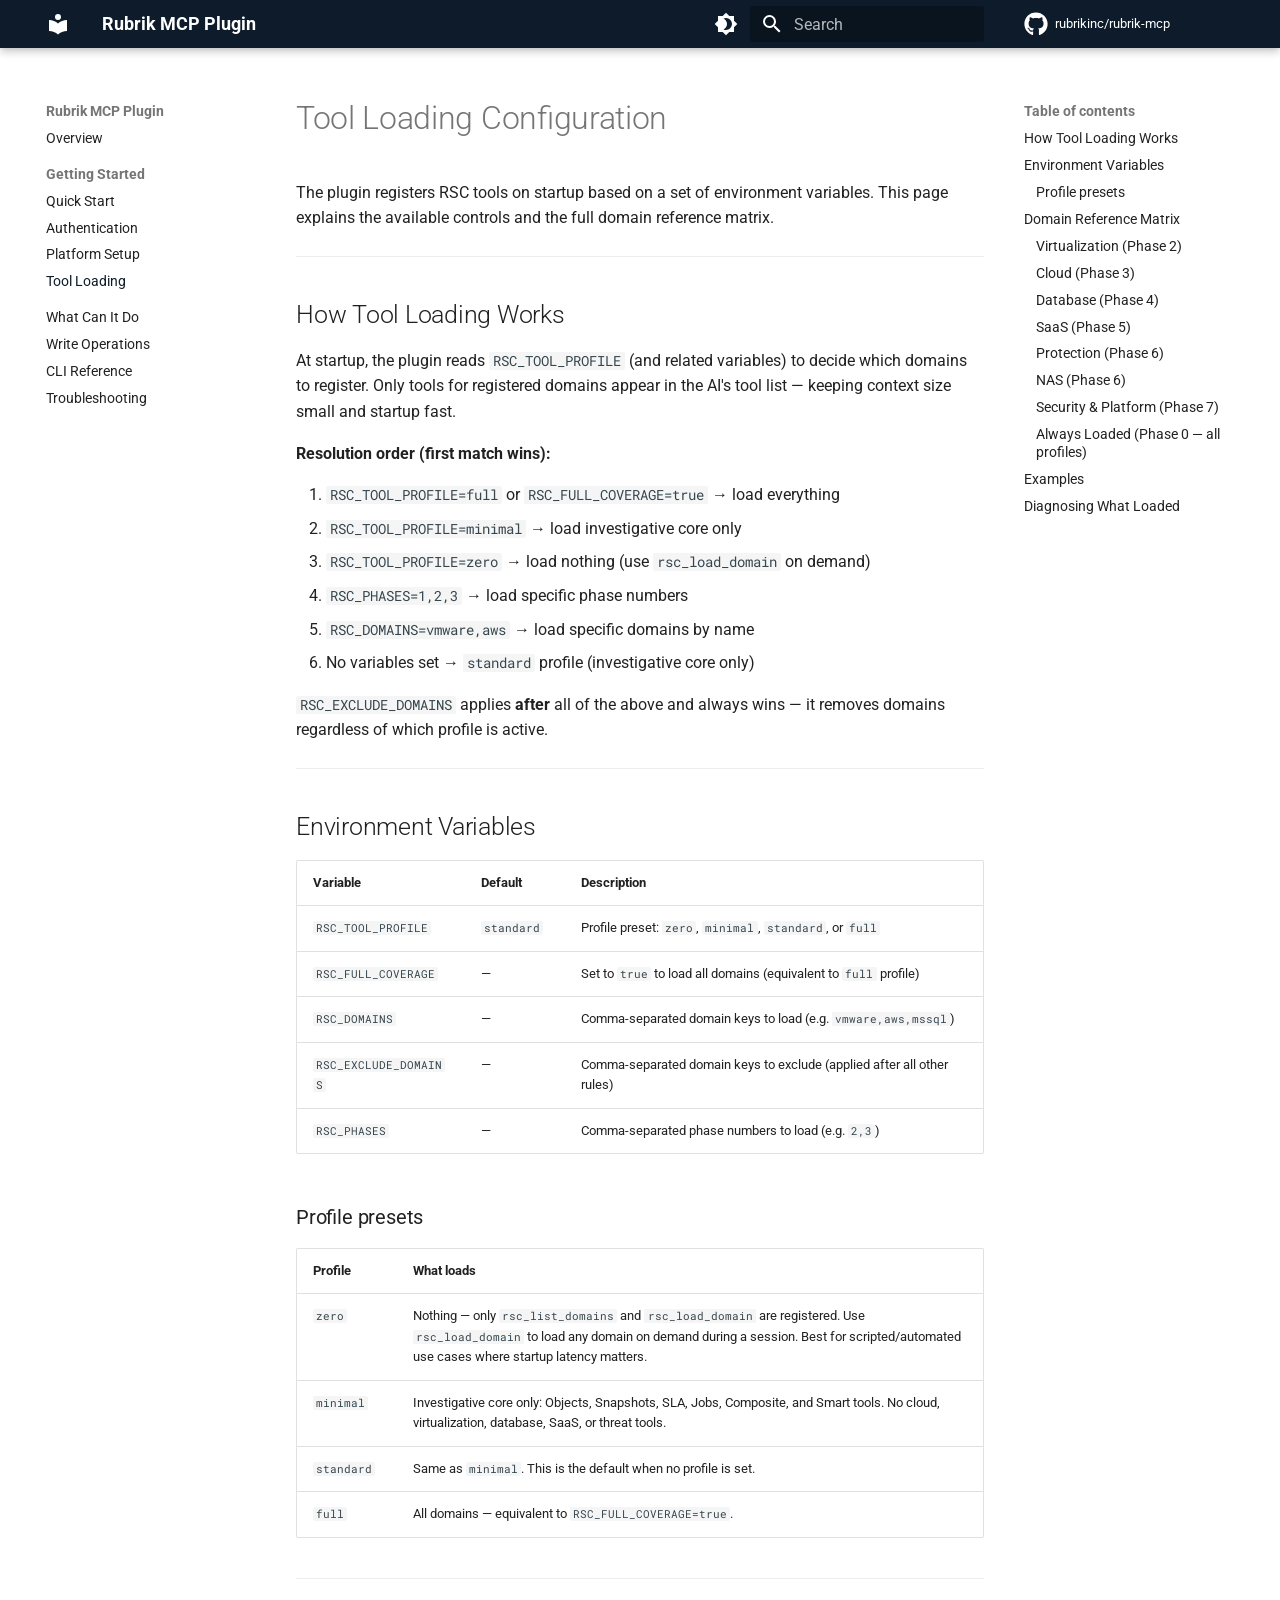
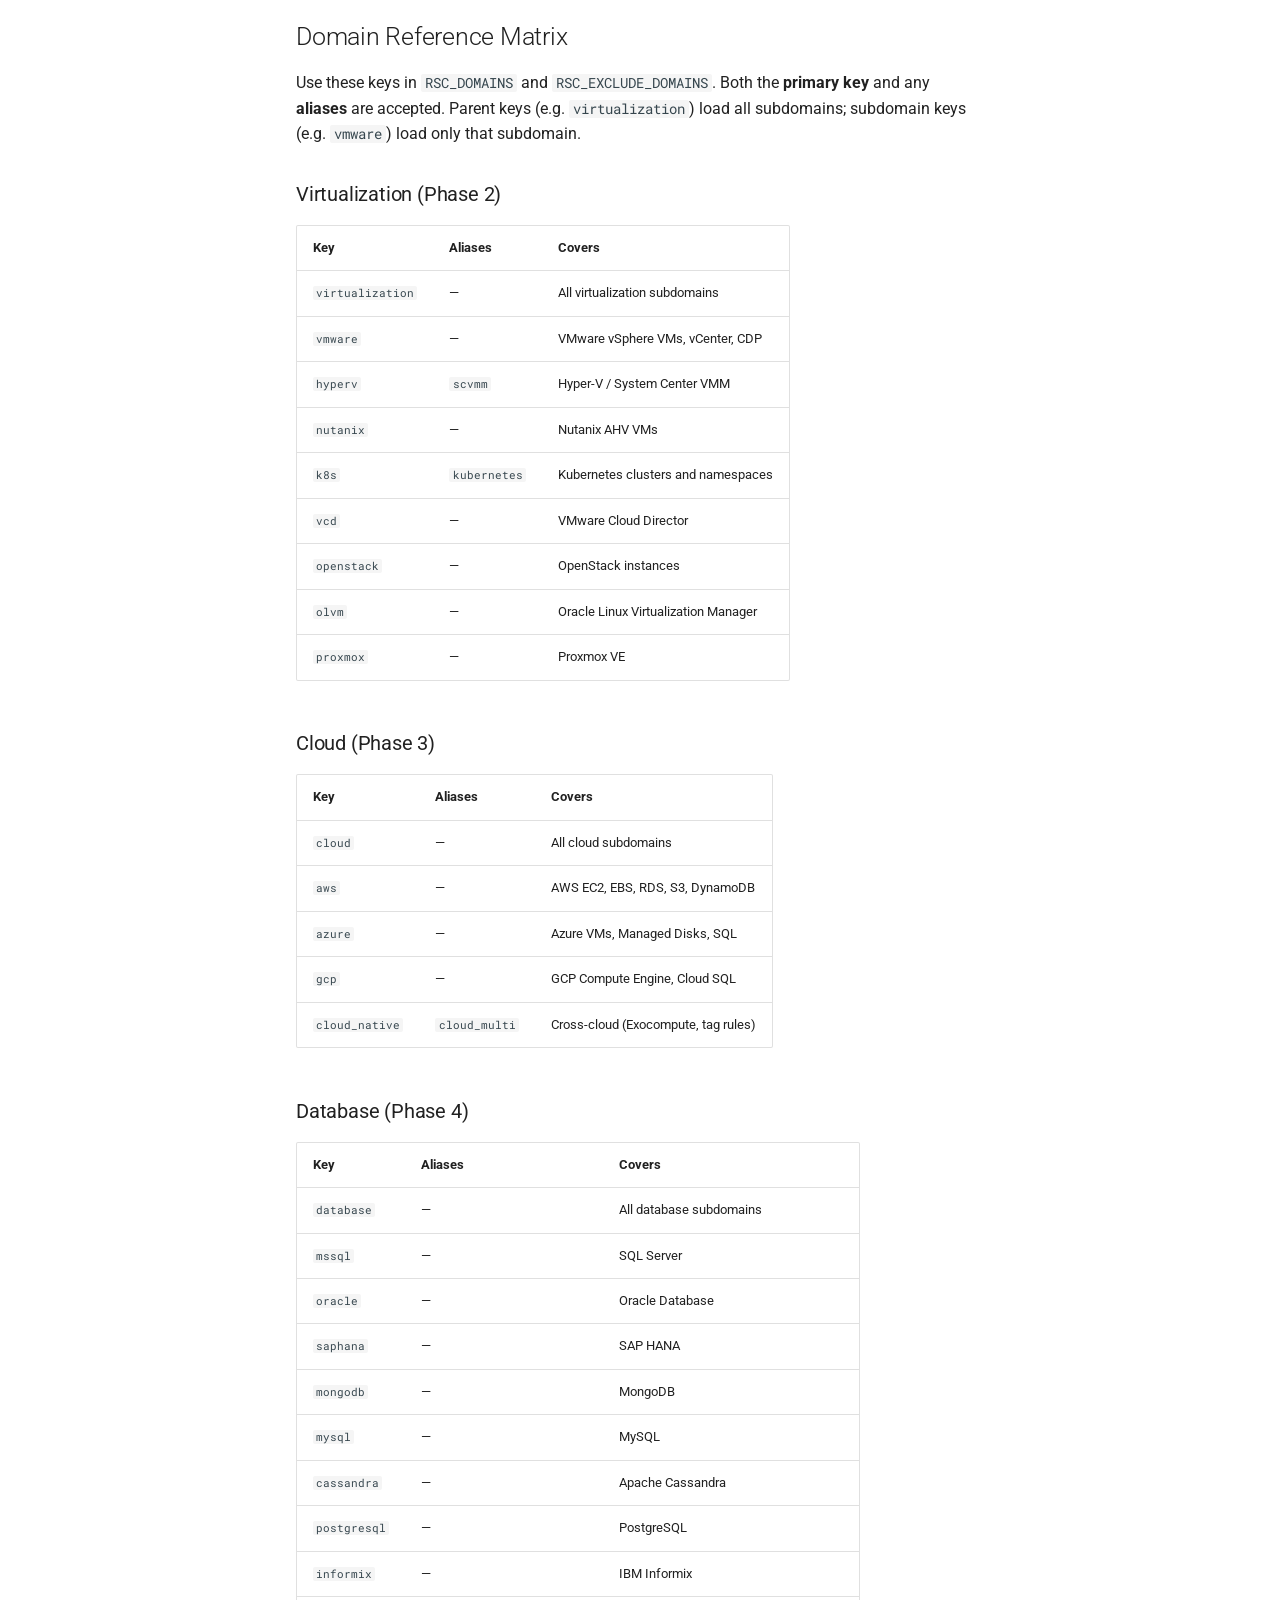
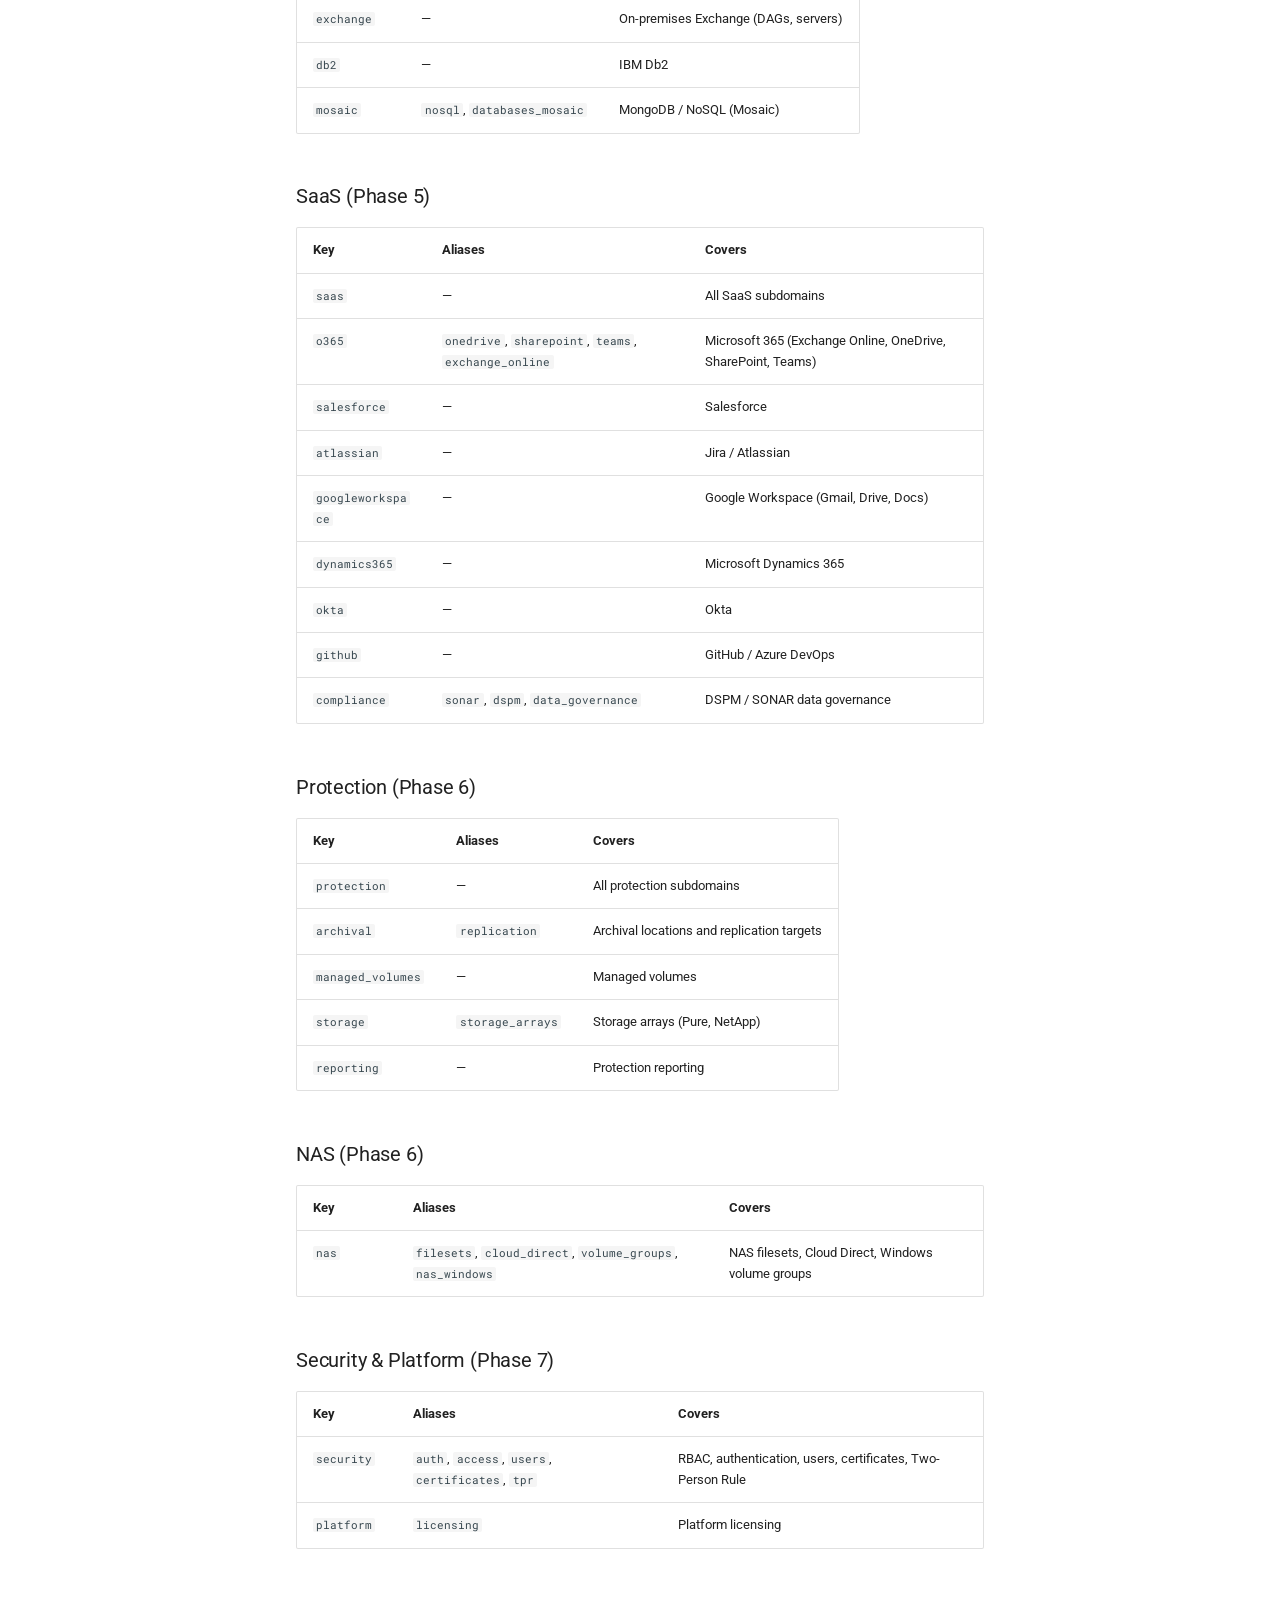
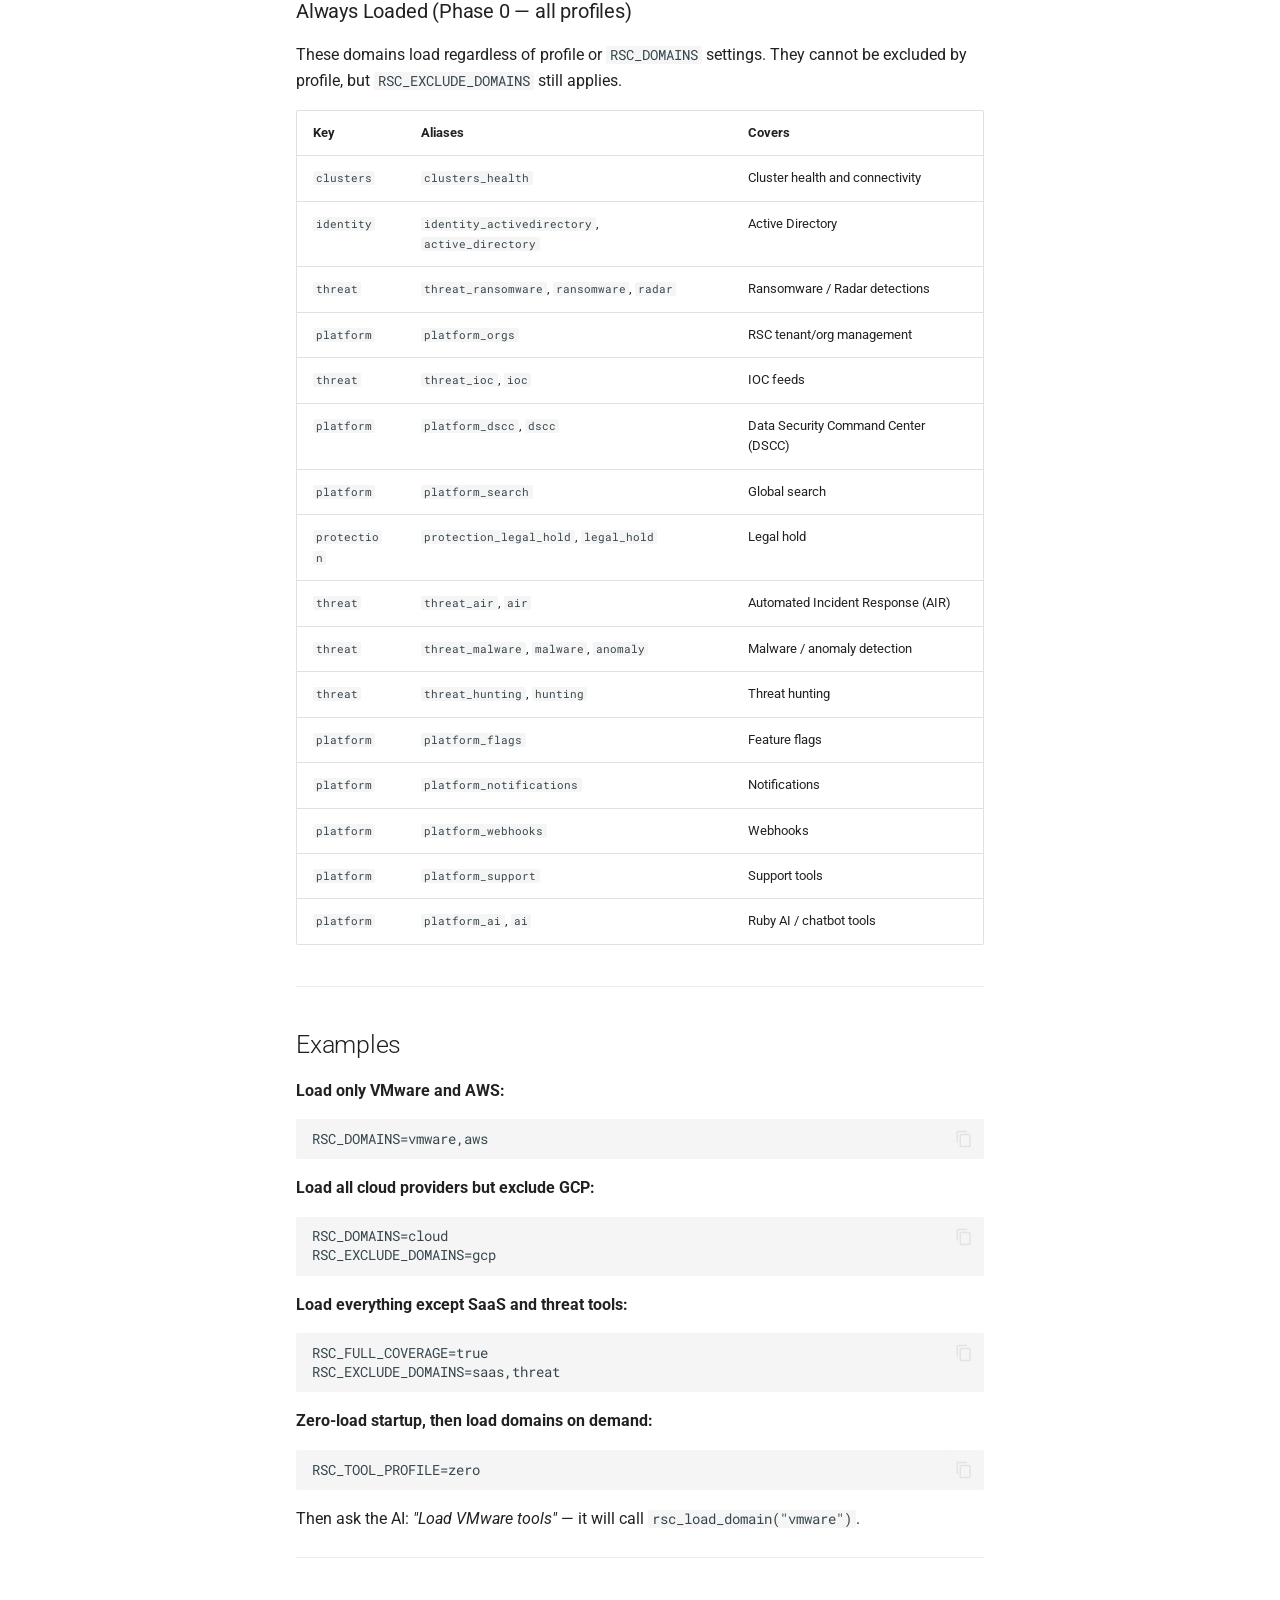
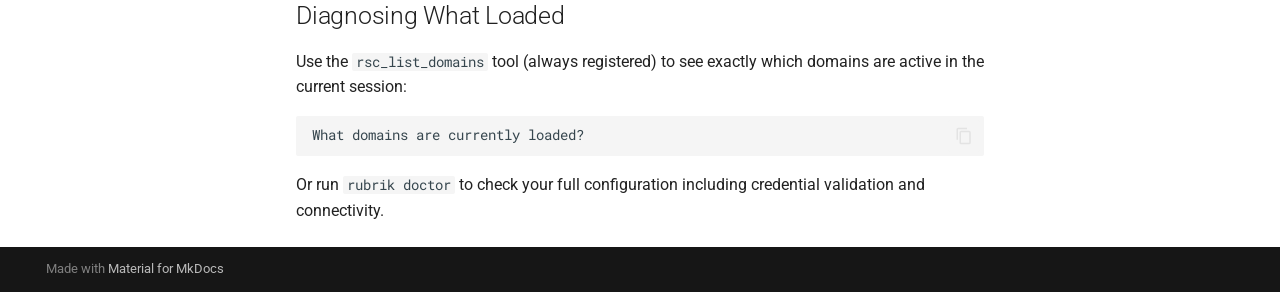
<file: configuration/index.html>
<!doctype html>
<html lang="en" class="no-js">
  <head>
    
      <meta charset="utf-8">
      <meta name="viewport" content="width=device-width,initial-scale=1">
      
        <meta name="description" content="Connect your AI assistant to Rubrik Security Cloud">
      
      
      
        <link rel="canonical" href="https://rubrikinc.github.io/rubrik-mcp/configuration/">
      
      
        <link rel="prev" href="../platforms/">
      
      
        <link rel="next" href="../what-can-it-do/">
      
      
        
      
      
      <link rel="icon" href="../assets/images/favicon.png">
      <meta name="generator" content="mkdocs-1.6.1, mkdocs-material-9.7.6">
    
    
      
        <title>Tool Loading - Rubrik MCP Plugin</title>
      
    
    
      <link rel="stylesheet" href="../assets/stylesheets/main.484c7ddc.min.css">
      
        
        <link rel="stylesheet" href="../assets/stylesheets/palette.ab4e12ef.min.css">
      
      


    
    
      
    
    
      
        
        
        <link rel="preconnect" href="https://fonts.gstatic.com" crossorigin>
        <link rel="stylesheet" href="https://fonts.googleapis.com/css?family=Roboto:300,300i,400,400i,700,700i%7CRoboto+Mono:400,400i,700,700i&display=fallback">
        <style>:root{--md-text-font:"Roboto";--md-code-font:"Roboto Mono"}</style>
      
    
    
      <link rel="stylesheet" href="../stylesheets/rubrik.css">
    
    <script>__md_scope=new URL("..",location),__md_hash=e=>[...e].reduce(((e,_)=>(e<<5)-e+_.charCodeAt(0)),0),__md_get=(e,_=localStorage,t=__md_scope)=>JSON.parse(_.getItem(t.pathname+"."+e)),__md_set=(e,_,t=localStorage,a=__md_scope)=>{try{t.setItem(a.pathname+"."+e,JSON.stringify(_))}catch(e){}}</script>
    
      

    
    
  </head>
  
  
    
    
      
    
    
    
    
    <body dir="ltr" data-md-color-scheme="default" data-md-color-primary="custom" data-md-color-accent="custom">
  
    
    <input class="md-toggle" data-md-toggle="drawer" type="checkbox" id="__drawer" autocomplete="off">
    <input class="md-toggle" data-md-toggle="search" type="checkbox" id="__search" autocomplete="off">
    <label class="md-overlay" for="__drawer"></label>
    <div data-md-component="skip">
      
        
        <a href="#tool-loading-configuration" class="md-skip">
          Skip to content
        </a>
      
    </div>
    <div data-md-component="announce">
      
    </div>
    
    
      

  

<header class="md-header md-header--shadow" data-md-component="header">
  <nav class="md-header__inner md-grid" aria-label="Header">
    <a href=".." title="Rubrik MCP Plugin" class="md-header__button md-logo" aria-label="Rubrik MCP Plugin" data-md-component="logo">
      
  
  <svg xmlns="http://www.w3.org/2000/svg" viewBox="0 0 24 24"><path d="M12 8a3 3 0 0 0 3-3 3 3 0 0 0-3-3 3 3 0 0 0-3 3 3 3 0 0 0 3 3m0 3.54C9.64 9.35 6.5 8 3 8v11c3.5 0 6.64 1.35 9 3.54 2.36-2.19 5.5-3.54 9-3.54V8c-3.5 0-6.64 1.35-9 3.54"/></svg>

    </a>
    <label class="md-header__button md-icon" for="__drawer">
      
      <svg xmlns="http://www.w3.org/2000/svg" viewBox="0 0 24 24"><path d="M3 6h18v2H3zm0 5h18v2H3zm0 5h18v2H3z"/></svg>
    </label>
    <div class="md-header__title" data-md-component="header-title">
      <div class="md-header__ellipsis">
        <div class="md-header__topic">
          <span class="md-ellipsis">
            Rubrik MCP Plugin
          </span>
        </div>
        <div class="md-header__topic" data-md-component="header-topic">
          <span class="md-ellipsis">
            
              Tool Loading
            
          </span>
        </div>
      </div>
    </div>
    
      
        <form class="md-header__option" data-md-component="palette">
  
    
    
    
    <input class="md-option" data-md-color-media="" data-md-color-scheme="default" data-md-color-primary="custom" data-md-color-accent="custom"  aria-label="Switch to dark mode"  type="radio" name="__palette" id="__palette_0">
    
      <label class="md-header__button md-icon" title="Switch to dark mode" for="__palette_1" hidden>
        <svg xmlns="http://www.w3.org/2000/svg" viewBox="0 0 24 24"><path d="M12 18c-.89 0-1.74-.2-2.5-.55C11.56 16.5 13 14.42 13 12s-1.44-4.5-3.5-5.45C10.26 6.2 11.11 6 12 6a6 6 0 0 1 6 6 6 6 0 0 1-6 6m8-9.31V4h-4.69L12 .69 8.69 4H4v4.69L.69 12 4 15.31V20h4.69L12 23.31 15.31 20H20v-4.69L23.31 12z"/></svg>
      </label>
    
  
    
    
    
    <input class="md-option" data-md-color-media="" data-md-color-scheme="slate" data-md-color-primary="custom" data-md-color-accent="custom"  aria-label="Switch to light mode"  type="radio" name="__palette" id="__palette_1">
    
      <label class="md-header__button md-icon" title="Switch to light mode" for="__palette_0" hidden>
        <svg xmlns="http://www.w3.org/2000/svg" viewBox="0 0 24 24"><path d="M12 8a4 4 0 0 0-4 4 4 4 0 0 0 4 4 4 4 0 0 0 4-4 4 4 0 0 0-4-4m0 10a6 6 0 0 1-6-6 6 6 0 0 1 6-6 6 6 0 0 1 6 6 6 6 0 0 1-6 6m8-9.31V4h-4.69L12 .69 8.69 4H4v4.69L.69 12 4 15.31V20h4.69L12 23.31 15.31 20H20v-4.69L23.31 12z"/></svg>
      </label>
    
  
</form>
      
    
    
      <script>var palette=__md_get("__palette");if(palette&&palette.color){if("(prefers-color-scheme)"===palette.color.media){var media=matchMedia("(prefers-color-scheme: light)"),input=document.querySelector(media.matches?"[data-md-color-media='(prefers-color-scheme: light)']":"[data-md-color-media='(prefers-color-scheme: dark)']");palette.color.media=input.getAttribute("data-md-color-media"),palette.color.scheme=input.getAttribute("data-md-color-scheme"),palette.color.primary=input.getAttribute("data-md-color-primary"),palette.color.accent=input.getAttribute("data-md-color-accent")}for(var[key,value]of Object.entries(palette.color))document.body.setAttribute("data-md-color-"+key,value)}</script>
    
    
    
      
      
        <label class="md-header__button md-icon" for="__search">
          
          <svg xmlns="http://www.w3.org/2000/svg" viewBox="0 0 24 24"><path d="M9.5 3A6.5 6.5 0 0 1 16 9.5c0 1.61-.59 3.09-1.56 4.23l.27.27h.79l5 5-1.5 1.5-5-5v-.79l-.27-.27A6.52 6.52 0 0 1 9.5 16 6.5 6.5 0 0 1 3 9.5 6.5 6.5 0 0 1 9.5 3m0 2C7 5 5 7 5 9.5S7 14 9.5 14 14 12 14 9.5 12 5 9.5 5"/></svg>
        </label>
        <div class="md-search" data-md-component="search" role="dialog">
  <label class="md-search__overlay" for="__search"></label>
  <div class="md-search__inner" role="search">
    <form class="md-search__form" name="search">
      <input type="text" class="md-search__input" name="query" aria-label="Search" placeholder="Search" autocapitalize="off" autocorrect="off" autocomplete="off" spellcheck="false" data-md-component="search-query" required>
      <label class="md-search__icon md-icon" for="__search">
        
        <svg xmlns="http://www.w3.org/2000/svg" viewBox="0 0 24 24"><path d="M9.5 3A6.5 6.5 0 0 1 16 9.5c0 1.61-.59 3.09-1.56 4.23l.27.27h.79l5 5-1.5 1.5-5-5v-.79l-.27-.27A6.52 6.52 0 0 1 9.5 16 6.5 6.5 0 0 1 3 9.5 6.5 6.5 0 0 1 9.5 3m0 2C7 5 5 7 5 9.5S7 14 9.5 14 14 12 14 9.5 12 5 9.5 5"/></svg>
        
        <svg xmlns="http://www.w3.org/2000/svg" viewBox="0 0 24 24"><path d="M20 11v2H8l5.5 5.5-1.42 1.42L4.16 12l7.92-7.92L13.5 5.5 8 11z"/></svg>
      </label>
      <nav class="md-search__options" aria-label="Search">
        
        <button type="reset" class="md-search__icon md-icon" title="Clear" aria-label="Clear" tabindex="-1">
          
          <svg xmlns="http://www.w3.org/2000/svg" viewBox="0 0 24 24"><path d="M19 6.41 17.59 5 12 10.59 6.41 5 5 6.41 10.59 12 5 17.59 6.41 19 12 13.41 17.59 19 19 17.59 13.41 12z"/></svg>
        </button>
      </nav>
      
        <div class="md-search__suggest" data-md-component="search-suggest"></div>
      
    </form>
    <div class="md-search__output">
      <div class="md-search__scrollwrap" tabindex="0" data-md-scrollfix>
        <div class="md-search-result" data-md-component="search-result">
          <div class="md-search-result__meta">
            Initializing search
          </div>
          <ol class="md-search-result__list" role="presentation"></ol>
        </div>
      </div>
    </div>
  </div>
</div>
      
    
    
      <div class="md-header__source">
        <a href="https://github.com/rubrikinc/rubrik-mcp" title="Go to repository" class="md-source" data-md-component="source">
  <div class="md-source__icon md-icon">
    
    <svg xmlns="http://www.w3.org/2000/svg" viewBox="0 0 512 512"><!--! Font Awesome Free 7.1.0 by @fontawesome - https://fontawesome.com License - https://fontawesome.com/license/free (Icons: CC BY 4.0, Fonts: SIL OFL 1.1, Code: MIT License) Copyright 2025 Fonticons, Inc.--><path d="M173.9 397.4c0 2-2.3 3.6-5.2 3.6-3.3.3-5.6-1.3-5.6-3.6 0-2 2.3-3.6 5.2-3.6 3-.3 5.6 1.3 5.6 3.6m-31.1-4.5c-.7 2 1.3 4.3 4.3 4.9 2.6 1 5.6 0 6.2-2s-1.3-4.3-4.3-5.2c-2.6-.7-5.5.3-6.2 2.3m44.2-1.7c-2.9.7-4.9 2.6-4.6 4.9.3 2 2.9 3.3 5.9 2.6 2.9-.7 4.9-2.6 4.6-4.6-.3-1.9-3-3.2-5.9-2.9M252.8 8C114.1 8 8 113.3 8 252c0 110.9 69.8 205.8 169.5 239.2 12.8 2.3 17.3-5.6 17.3-12.1 0-6.2-.3-40.4-.3-61.4 0 0-70 15-84.7-29.8 0 0-11.4-29.1-27.8-36.6 0 0-22.9-15.7 1.6-15.4 0 0 24.9 2 38.6 25.8 21.9 38.6 58.6 27.5 72.9 20.9 2.3-16 8.8-27.1 16-33.7-55.9-6.2-112.3-14.3-112.3-110.5 0-27.5 7.6-41.3 23.6-58.9-2.6-6.5-11.1-33.3 2.6-67.9 20.9-6.5 69 27 69 27 20-5.6 41.5-8.5 62.8-8.5s42.8 2.9 62.8 8.5c0 0 48.1-33.6 69-27 13.7 34.7 5.2 61.4 2.6 67.9 16 17.7 25.8 31.5 25.8 58.9 0 96.5-58.9 104.2-114.8 110.5 9.2 7.9 17 22.9 17 46.4 0 33.7-.3 75.4-.3 83.6 0 6.5 4.6 14.4 17.3 12.1C436.2 457.8 504 362.9 504 252 504 113.3 391.5 8 252.8 8M105.2 352.9c-1.3 1-1 3.3.7 5.2 1.6 1.6 3.9 2.3 5.2 1 1.3-1 1-3.3-.7-5.2-1.6-1.6-3.9-2.3-5.2-1m-10.8-8.1c-.7 1.3.3 2.9 2.3 3.9 1.6 1 3.6.7 4.3-.7.7-1.3-.3-2.9-2.3-3.9-2-.6-3.6-.3-4.3.7m32.4 35.6c-1.6 1.3-1 4.3 1.3 6.2 2.3 2.3 5.2 2.6 6.5 1 1.3-1.3.7-4.3-1.3-6.2-2.2-2.3-5.2-2.6-6.5-1m-11.4-14.7c-1.6 1-1.6 3.6 0 5.9s4.3 3.3 5.6 2.3c1.6-1.3 1.6-3.9 0-6.2-1.4-2.3-4-3.3-5.6-2"/></svg>
  </div>
  <div class="md-source__repository">
    rubrikinc/rubrik-mcp
  </div>
</a>
      </div>
    
  </nav>
  
</header>
    
    <div class="md-container" data-md-component="container">
      
      
        
          
        
      
      <main class="md-main" data-md-component="main">
        <div class="md-main__inner md-grid">
          
            
              
              <div class="md-sidebar md-sidebar--primary" data-md-component="sidebar" data-md-type="navigation" >
                <div class="md-sidebar__scrollwrap">
                  <div class="md-sidebar__inner">
                    



<nav class="md-nav md-nav--primary" aria-label="Navigation" data-md-level="0">
  <label class="md-nav__title" for="__drawer">
    <a href=".." title="Rubrik MCP Plugin" class="md-nav__button md-logo" aria-label="Rubrik MCP Plugin" data-md-component="logo">
      
  
  <svg xmlns="http://www.w3.org/2000/svg" viewBox="0 0 24 24"><path d="M12 8a3 3 0 0 0 3-3 3 3 0 0 0-3-3 3 3 0 0 0-3 3 3 3 0 0 0 3 3m0 3.54C9.64 9.35 6.5 8 3 8v11c3.5 0 6.64 1.35 9 3.54 2.36-2.19 5.5-3.54 9-3.54V8c-3.5 0-6.64 1.35-9 3.54"/></svg>

    </a>
    Rubrik MCP Plugin
  </label>
  
    <div class="md-nav__source">
      <a href="https://github.com/rubrikinc/rubrik-mcp" title="Go to repository" class="md-source" data-md-component="source">
  <div class="md-source__icon md-icon">
    
    <svg xmlns="http://www.w3.org/2000/svg" viewBox="0 0 512 512"><!--! Font Awesome Free 7.1.0 by @fontawesome - https://fontawesome.com License - https://fontawesome.com/license/free (Icons: CC BY 4.0, Fonts: SIL OFL 1.1, Code: MIT License) Copyright 2025 Fonticons, Inc.--><path d="M173.9 397.4c0 2-2.3 3.6-5.2 3.6-3.3.3-5.6-1.3-5.6-3.6 0-2 2.3-3.6 5.2-3.6 3-.3 5.6 1.3 5.6 3.6m-31.1-4.5c-.7 2 1.3 4.3 4.3 4.9 2.6 1 5.6 0 6.2-2s-1.3-4.3-4.3-5.2c-2.6-.7-5.5.3-6.2 2.3m44.2-1.7c-2.9.7-4.9 2.6-4.6 4.9.3 2 2.9 3.3 5.9 2.6 2.9-.7 4.9-2.6 4.6-4.6-.3-1.9-3-3.2-5.9-2.9M252.8 8C114.1 8 8 113.3 8 252c0 110.9 69.8 205.8 169.5 239.2 12.8 2.3 17.3-5.6 17.3-12.1 0-6.2-.3-40.4-.3-61.4 0 0-70 15-84.7-29.8 0 0-11.4-29.1-27.8-36.6 0 0-22.9-15.7 1.6-15.4 0 0 24.9 2 38.6 25.8 21.9 38.6 58.6 27.5 72.9 20.9 2.3-16 8.8-27.1 16-33.7-55.9-6.2-112.3-14.3-112.3-110.5 0-27.5 7.6-41.3 23.6-58.9-2.6-6.5-11.1-33.3 2.6-67.9 20.9-6.5 69 27 69 27 20-5.6 41.5-8.5 62.8-8.5s42.8 2.9 62.8 8.5c0 0 48.1-33.6 69-27 13.7 34.7 5.2 61.4 2.6 67.9 16 17.7 25.8 31.5 25.8 58.9 0 96.5-58.9 104.2-114.8 110.5 9.2 7.9 17 22.9 17 46.4 0 33.7-.3 75.4-.3 83.6 0 6.5 4.6 14.4 17.3 12.1C436.2 457.8 504 362.9 504 252 504 113.3 391.5 8 252.8 8M105.2 352.9c-1.3 1-1 3.3.7 5.2 1.6 1.6 3.9 2.3 5.2 1 1.3-1 1-3.3-.7-5.2-1.6-1.6-3.9-2.3-5.2-1m-10.8-8.1c-.7 1.3.3 2.9 2.3 3.9 1.6 1 3.6.7 4.3-.7.7-1.3-.3-2.9-2.3-3.9-2-.6-3.6-.3-4.3.7m32.4 35.6c-1.6 1.3-1 4.3 1.3 6.2 2.3 2.3 5.2 2.6 6.5 1 1.3-1.3.7-4.3-1.3-6.2-2.2-2.3-5.2-2.6-6.5-1m-11.4-14.7c-1.6 1-1.6 3.6 0 5.9s4.3 3.3 5.6 2.3c1.6-1.3 1.6-3.9 0-6.2-1.4-2.3-4-3.3-5.6-2"/></svg>
  </div>
  <div class="md-source__repository">
    rubrikinc/rubrik-mcp
  </div>
</a>
    </div>
  
  <ul class="md-nav__list" data-md-scrollfix>
    
      
      
  
  
  
  
    <li class="md-nav__item">
      <a href=".." class="md-nav__link">
        
  
  
  <span class="md-ellipsis">
    
  
    Overview
  

    
  </span>
  
  

      </a>
    </li>
  

    
      
      
  
  
    
  
  
  
    
    
    
    
      
        
        
      
    
    
    <li class="md-nav__item md-nav__item--active md-nav__item--section md-nav__item--nested">
      
        
        
        <input class="md-nav__toggle md-toggle " type="checkbox" id="__nav_2" checked>
        
          
          <label class="md-nav__link" for="__nav_2" id="__nav_2_label" tabindex="">
            
  
  
  <span class="md-ellipsis">
    
  
    Getting Started
  

    
  </span>
  
  

            <span class="md-nav__icon md-icon"></span>
          </label>
        
        <nav class="md-nav" data-md-level="1" aria-labelledby="__nav_2_label" aria-expanded="true">
          <label class="md-nav__title" for="__nav_2">
            <span class="md-nav__icon md-icon"></span>
            
  
    Getting Started
  

          </label>
          <ul class="md-nav__list" data-md-scrollfix>
            
              
                
  
  
  
  
    <li class="md-nav__item">
      <a href="../getting-started/" class="md-nav__link">
        
  
  
  <span class="md-ellipsis">
    
  
    Quick Start
  

    
  </span>
  
  

      </a>
    </li>
  

              
            
              
                
  
  
  
  
    <li class="md-nav__item">
      <a href="../authentication/" class="md-nav__link">
        
  
  
  <span class="md-ellipsis">
    
  
    Authentication
  

    
  </span>
  
  

      </a>
    </li>
  

              
            
              
                
  
  
  
  
    <li class="md-nav__item">
      <a href="../platforms/" class="md-nav__link">
        
  
  
  <span class="md-ellipsis">
    
  
    Platform Setup
  

    
  </span>
  
  

      </a>
    </li>
  

              
            
              
                
  
  
    
  
  
  
    <li class="md-nav__item md-nav__item--active">
      
      <input class="md-nav__toggle md-toggle" type="checkbox" id="__toc">
      
      
        
      
      
        <label class="md-nav__link md-nav__link--active" for="__toc">
          
  
  
  <span class="md-ellipsis">
    
  
    Tool Loading
  

    
  </span>
  
  

          <span class="md-nav__icon md-icon"></span>
        </label>
      
      <a href="./" class="md-nav__link md-nav__link--active">
        
  
  
  <span class="md-ellipsis">
    
  
    Tool Loading
  

    
  </span>
  
  

      </a>
      
        

<nav class="md-nav md-nav--secondary" aria-label="Table of contents">
  
  
  
    
  
  
    <label class="md-nav__title" for="__toc">
      <span class="md-nav__icon md-icon"></span>
      Table of contents
    </label>
    <ul class="md-nav__list" data-md-component="toc" data-md-scrollfix>
      
        <li class="md-nav__item">
  <a href="#how-tool-loading-works" class="md-nav__link">
    <span class="md-ellipsis">
      
        How Tool Loading Works
      
    </span>
  </a>
  
</li>
      
        <li class="md-nav__item">
  <a href="#environment-variables" class="md-nav__link">
    <span class="md-ellipsis">
      
        Environment Variables
      
    </span>
  </a>
  
    <nav class="md-nav" aria-label="Environment Variables">
      <ul class="md-nav__list">
        
          <li class="md-nav__item">
  <a href="#profile-presets" class="md-nav__link">
    <span class="md-ellipsis">
      
        Profile presets
      
    </span>
  </a>
  
</li>
        
      </ul>
    </nav>
  
</li>
      
        <li class="md-nav__item">
  <a href="#domain-reference-matrix" class="md-nav__link">
    <span class="md-ellipsis">
      
        Domain Reference Matrix
      
    </span>
  </a>
  
    <nav class="md-nav" aria-label="Domain Reference Matrix">
      <ul class="md-nav__list">
        
          <li class="md-nav__item">
  <a href="#virtualization-phase-2" class="md-nav__link">
    <span class="md-ellipsis">
      
        Virtualization (Phase 2)
      
    </span>
  </a>
  
</li>
        
          <li class="md-nav__item">
  <a href="#cloud-phase-3" class="md-nav__link">
    <span class="md-ellipsis">
      
        Cloud (Phase 3)
      
    </span>
  </a>
  
</li>
        
          <li class="md-nav__item">
  <a href="#database-phase-4" class="md-nav__link">
    <span class="md-ellipsis">
      
        Database (Phase 4)
      
    </span>
  </a>
  
</li>
        
          <li class="md-nav__item">
  <a href="#saas-phase-5" class="md-nav__link">
    <span class="md-ellipsis">
      
        SaaS (Phase 5)
      
    </span>
  </a>
  
</li>
        
          <li class="md-nav__item">
  <a href="#protection-phase-6" class="md-nav__link">
    <span class="md-ellipsis">
      
        Protection (Phase 6)
      
    </span>
  </a>
  
</li>
        
          <li class="md-nav__item">
  <a href="#nas-phase-6" class="md-nav__link">
    <span class="md-ellipsis">
      
        NAS (Phase 6)
      
    </span>
  </a>
  
</li>
        
          <li class="md-nav__item">
  <a href="#security-platform-phase-7" class="md-nav__link">
    <span class="md-ellipsis">
      
        Security &amp; Platform (Phase 7)
      
    </span>
  </a>
  
</li>
        
          <li class="md-nav__item">
  <a href="#always-loaded-phase-0-all-profiles" class="md-nav__link">
    <span class="md-ellipsis">
      
        Always Loaded (Phase 0 — all profiles)
      
    </span>
  </a>
  
</li>
        
      </ul>
    </nav>
  
</li>
      
        <li class="md-nav__item">
  <a href="#examples" class="md-nav__link">
    <span class="md-ellipsis">
      
        Examples
      
    </span>
  </a>
  
</li>
      
        <li class="md-nav__item">
  <a href="#diagnosing-what-loaded" class="md-nav__link">
    <span class="md-ellipsis">
      
        Diagnosing What Loaded
      
    </span>
  </a>
  
</li>
      
    </ul>
  
</nav>
      
    </li>
  

              
            
          </ul>
        </nav>
      
    </li>
  

    
      
      
  
  
  
  
    <li class="md-nav__item">
      <a href="../what-can-it-do/" class="md-nav__link">
        
  
  
  <span class="md-ellipsis">
    
  
    What Can It Do
  

    
  </span>
  
  

      </a>
    </li>
  

    
      
      
  
  
  
  
    <li class="md-nav__item">
      <a href="../write-operations/" class="md-nav__link">
        
  
  
  <span class="md-ellipsis">
    
  
    Write Operations
  

    
  </span>
  
  

      </a>
    </li>
  

    
      
      
  
  
  
  
    <li class="md-nav__item">
      <a href="../cli/" class="md-nav__link">
        
  
  
  <span class="md-ellipsis">
    
  
    CLI Reference
  

    
  </span>
  
  

      </a>
    </li>
  

    
      
      
  
  
  
  
    <li class="md-nav__item">
      <a href="../troubleshooting/" class="md-nav__link">
        
  
  
  <span class="md-ellipsis">
    
  
    Troubleshooting
  

    
  </span>
  
  

      </a>
    </li>
  

    
  </ul>
</nav>
                  </div>
                </div>
              </div>
            
            
              
              <div class="md-sidebar md-sidebar--secondary" data-md-component="sidebar" data-md-type="toc" >
                <div class="md-sidebar__scrollwrap">
                  <div class="md-sidebar__inner">
                    

<nav class="md-nav md-nav--secondary" aria-label="Table of contents">
  
  
  
    
  
  
    <label class="md-nav__title" for="__toc">
      <span class="md-nav__icon md-icon"></span>
      Table of contents
    </label>
    <ul class="md-nav__list" data-md-component="toc" data-md-scrollfix>
      
        <li class="md-nav__item">
  <a href="#how-tool-loading-works" class="md-nav__link">
    <span class="md-ellipsis">
      
        How Tool Loading Works
      
    </span>
  </a>
  
</li>
      
        <li class="md-nav__item">
  <a href="#environment-variables" class="md-nav__link">
    <span class="md-ellipsis">
      
        Environment Variables
      
    </span>
  </a>
  
    <nav class="md-nav" aria-label="Environment Variables">
      <ul class="md-nav__list">
        
          <li class="md-nav__item">
  <a href="#profile-presets" class="md-nav__link">
    <span class="md-ellipsis">
      
        Profile presets
      
    </span>
  </a>
  
</li>
        
      </ul>
    </nav>
  
</li>
      
        <li class="md-nav__item">
  <a href="#domain-reference-matrix" class="md-nav__link">
    <span class="md-ellipsis">
      
        Domain Reference Matrix
      
    </span>
  </a>
  
    <nav class="md-nav" aria-label="Domain Reference Matrix">
      <ul class="md-nav__list">
        
          <li class="md-nav__item">
  <a href="#virtualization-phase-2" class="md-nav__link">
    <span class="md-ellipsis">
      
        Virtualization (Phase 2)
      
    </span>
  </a>
  
</li>
        
          <li class="md-nav__item">
  <a href="#cloud-phase-3" class="md-nav__link">
    <span class="md-ellipsis">
      
        Cloud (Phase 3)
      
    </span>
  </a>
  
</li>
        
          <li class="md-nav__item">
  <a href="#database-phase-4" class="md-nav__link">
    <span class="md-ellipsis">
      
        Database (Phase 4)
      
    </span>
  </a>
  
</li>
        
          <li class="md-nav__item">
  <a href="#saas-phase-5" class="md-nav__link">
    <span class="md-ellipsis">
      
        SaaS (Phase 5)
      
    </span>
  </a>
  
</li>
        
          <li class="md-nav__item">
  <a href="#protection-phase-6" class="md-nav__link">
    <span class="md-ellipsis">
      
        Protection (Phase 6)
      
    </span>
  </a>
  
</li>
        
          <li class="md-nav__item">
  <a href="#nas-phase-6" class="md-nav__link">
    <span class="md-ellipsis">
      
        NAS (Phase 6)
      
    </span>
  </a>
  
</li>
        
          <li class="md-nav__item">
  <a href="#security-platform-phase-7" class="md-nav__link">
    <span class="md-ellipsis">
      
        Security &amp; Platform (Phase 7)
      
    </span>
  </a>
  
</li>
        
          <li class="md-nav__item">
  <a href="#always-loaded-phase-0-all-profiles" class="md-nav__link">
    <span class="md-ellipsis">
      
        Always Loaded (Phase 0 — all profiles)
      
    </span>
  </a>
  
</li>
        
      </ul>
    </nav>
  
</li>
      
        <li class="md-nav__item">
  <a href="#examples" class="md-nav__link">
    <span class="md-ellipsis">
      
        Examples
      
    </span>
  </a>
  
</li>
      
        <li class="md-nav__item">
  <a href="#diagnosing-what-loaded" class="md-nav__link">
    <span class="md-ellipsis">
      
        Diagnosing What Loaded
      
    </span>
  </a>
  
</li>
      
    </ul>
  
</nav>
                  </div>
                </div>
              </div>
            
          
          
            <div class="md-content" data-md-component="content">
              
              <article class="md-content__inner md-typeset">
                
                  



<h1 id="tool-loading-configuration">Tool Loading Configuration</h1>
<p>The plugin registers RSC tools on startup based on a set of environment variables.
This page explains the available controls and the full domain reference matrix.</p>
<hr />
<h2 id="how-tool-loading-works">How Tool Loading Works</h2>
<p>At startup, the plugin reads <code>RSC_TOOL_PROFILE</code> (and related variables) to decide
which domains to register. Only tools for registered domains appear in the AI's
tool list — keeping context size small and startup fast.</p>
<p><strong>Resolution order (first match wins):</strong></p>
<ol>
<li><code>RSC_TOOL_PROFILE=full</code> or <code>RSC_FULL_COVERAGE=true</code> → load everything</li>
<li><code>RSC_TOOL_PROFILE=minimal</code> → load investigative core only</li>
<li><code>RSC_TOOL_PROFILE=zero</code> → load nothing (use <code>rsc_load_domain</code> on demand)</li>
<li><code>RSC_PHASES=1,2,3</code> → load specific phase numbers</li>
<li><code>RSC_DOMAINS=vmware,aws</code> → load specific domains by name</li>
<li>No variables set → <code>standard</code> profile (investigative core only)</li>
</ol>
<p><code>RSC_EXCLUDE_DOMAINS</code> applies <strong>after</strong> all of the above and always wins — it removes
domains regardless of which profile is active.</p>
<hr />
<h2 id="environment-variables">Environment Variables</h2>
<table>
<thead>
<tr>
<th>Variable</th>
<th>Default</th>
<th>Description</th>
</tr>
</thead>
<tbody>
<tr>
<td><code>RSC_TOOL_PROFILE</code></td>
<td><code>standard</code></td>
<td>Profile preset: <code>zero</code>, <code>minimal</code>, <code>standard</code>, or <code>full</code></td>
</tr>
<tr>
<td><code>RSC_FULL_COVERAGE</code></td>
<td>—</td>
<td>Set to <code>true</code> to load all domains (equivalent to <code>full</code> profile)</td>
</tr>
<tr>
<td><code>RSC_DOMAINS</code></td>
<td>—</td>
<td>Comma-separated domain keys to load (e.g. <code>vmware,aws,mssql</code>)</td>
</tr>
<tr>
<td><code>RSC_EXCLUDE_DOMAINS</code></td>
<td>—</td>
<td>Comma-separated domain keys to exclude (applied after all other rules)</td>
</tr>
<tr>
<td><code>RSC_PHASES</code></td>
<td>—</td>
<td>Comma-separated phase numbers to load (e.g. <code>2,3</code>)</td>
</tr>
</tbody>
</table>
<h3 id="profile-presets">Profile presets</h3>
<table>
<thead>
<tr>
<th>Profile</th>
<th>What loads</th>
</tr>
</thead>
<tbody>
<tr>
<td><code>zero</code></td>
<td>Nothing — only <code>rsc_list_domains</code> and <code>rsc_load_domain</code> are registered. Use <code>rsc_load_domain</code> to load any domain on demand during a session. Best for scripted/automated use cases where startup latency matters.</td>
</tr>
<tr>
<td><code>minimal</code></td>
<td>Investigative core only: Objects, Snapshots, SLA, Jobs, Composite, and Smart tools. No cloud, virtualization, database, SaaS, or threat tools.</td>
</tr>
<tr>
<td><code>standard</code></td>
<td>Same as <code>minimal</code>. This is the default when no profile is set.</td>
</tr>
<tr>
<td><code>full</code></td>
<td>All domains — equivalent to <code>RSC_FULL_COVERAGE=true</code>.</td>
</tr>
</tbody>
</table>
<hr />
<h2 id="domain-reference-matrix">Domain Reference Matrix</h2>
<p>Use these keys in <code>RSC_DOMAINS</code> and <code>RSC_EXCLUDE_DOMAINS</code>. Both the <strong>primary key</strong>
and any <strong>aliases</strong> are accepted. Parent keys (e.g. <code>virtualization</code>) load all
subdomains; subdomain keys (e.g. <code>vmware</code>) load only that subdomain.</p>
<h3 id="virtualization-phase-2">Virtualization (Phase 2)</h3>
<table>
<thead>
<tr>
<th>Key</th>
<th>Aliases</th>
<th>Covers</th>
</tr>
</thead>
<tbody>
<tr>
<td><code>virtualization</code></td>
<td>—</td>
<td>All virtualization subdomains</td>
</tr>
<tr>
<td><code>vmware</code></td>
<td>—</td>
<td>VMware vSphere VMs, vCenter, CDP</td>
</tr>
<tr>
<td><code>hyperv</code></td>
<td><code>scvmm</code></td>
<td>Hyper-V / System Center VMM</td>
</tr>
<tr>
<td><code>nutanix</code></td>
<td>—</td>
<td>Nutanix AHV VMs</td>
</tr>
<tr>
<td><code>k8s</code></td>
<td><code>kubernetes</code></td>
<td>Kubernetes clusters and namespaces</td>
</tr>
<tr>
<td><code>vcd</code></td>
<td>—</td>
<td>VMware Cloud Director</td>
</tr>
<tr>
<td><code>openstack</code></td>
<td>—</td>
<td>OpenStack instances</td>
</tr>
<tr>
<td><code>olvm</code></td>
<td>—</td>
<td>Oracle Linux Virtualization Manager</td>
</tr>
<tr>
<td><code>proxmox</code></td>
<td>—</td>
<td>Proxmox VE</td>
</tr>
</tbody>
</table>
<h3 id="cloud-phase-3">Cloud (Phase 3)</h3>
<table>
<thead>
<tr>
<th>Key</th>
<th>Aliases</th>
<th>Covers</th>
</tr>
</thead>
<tbody>
<tr>
<td><code>cloud</code></td>
<td>—</td>
<td>All cloud subdomains</td>
</tr>
<tr>
<td><code>aws</code></td>
<td>—</td>
<td>AWS EC2, EBS, RDS, S3, DynamoDB</td>
</tr>
<tr>
<td><code>azure</code></td>
<td>—</td>
<td>Azure VMs, Managed Disks, SQL</td>
</tr>
<tr>
<td><code>gcp</code></td>
<td>—</td>
<td>GCP Compute Engine, Cloud SQL</td>
</tr>
<tr>
<td><code>cloud_native</code></td>
<td><code>cloud_multi</code></td>
<td>Cross-cloud (Exocompute, tag rules)</td>
</tr>
</tbody>
</table>
<h3 id="database-phase-4">Database (Phase 4)</h3>
<table>
<thead>
<tr>
<th>Key</th>
<th>Aliases</th>
<th>Covers</th>
</tr>
</thead>
<tbody>
<tr>
<td><code>database</code></td>
<td>—</td>
<td>All database subdomains</td>
</tr>
<tr>
<td><code>mssql</code></td>
<td>—</td>
<td>SQL Server</td>
</tr>
<tr>
<td><code>oracle</code></td>
<td>—</td>
<td>Oracle Database</td>
</tr>
<tr>
<td><code>saphana</code></td>
<td>—</td>
<td>SAP HANA</td>
</tr>
<tr>
<td><code>mongodb</code></td>
<td>—</td>
<td>MongoDB</td>
</tr>
<tr>
<td><code>mysql</code></td>
<td>—</td>
<td>MySQL</td>
</tr>
<tr>
<td><code>cassandra</code></td>
<td>—</td>
<td>Apache Cassandra</td>
</tr>
<tr>
<td><code>postgresql</code></td>
<td>—</td>
<td>PostgreSQL</td>
</tr>
<tr>
<td><code>informix</code></td>
<td>—</td>
<td>IBM Informix</td>
</tr>
<tr>
<td><code>exchange</code></td>
<td>—</td>
<td>On-premises Exchange (DAGs, servers)</td>
</tr>
<tr>
<td><code>db2</code></td>
<td>—</td>
<td>IBM Db2</td>
</tr>
<tr>
<td><code>mosaic</code></td>
<td><code>nosql</code>, <code>databases_mosaic</code></td>
<td>MongoDB / NoSQL (Mosaic)</td>
</tr>
</tbody>
</table>
<h3 id="saas-phase-5">SaaS (Phase 5)</h3>
<table>
<thead>
<tr>
<th>Key</th>
<th>Aliases</th>
<th>Covers</th>
</tr>
</thead>
<tbody>
<tr>
<td><code>saas</code></td>
<td>—</td>
<td>All SaaS subdomains</td>
</tr>
<tr>
<td><code>o365</code></td>
<td><code>onedrive</code>, <code>sharepoint</code>, <code>teams</code>, <code>exchange_online</code></td>
<td>Microsoft 365 (Exchange Online, OneDrive, SharePoint, Teams)</td>
</tr>
<tr>
<td><code>salesforce</code></td>
<td>—</td>
<td>Salesforce</td>
</tr>
<tr>
<td><code>atlassian</code></td>
<td>—</td>
<td>Jira / Atlassian</td>
</tr>
<tr>
<td><code>googleworkspace</code></td>
<td>—</td>
<td>Google Workspace (Gmail, Drive, Docs)</td>
</tr>
<tr>
<td><code>dynamics365</code></td>
<td>—</td>
<td>Microsoft Dynamics 365</td>
</tr>
<tr>
<td><code>okta</code></td>
<td>—</td>
<td>Okta</td>
</tr>
<tr>
<td><code>github</code></td>
<td>—</td>
<td>GitHub / Azure DevOps</td>
</tr>
<tr>
<td><code>compliance</code></td>
<td><code>sonar</code>, <code>dspm</code>, <code>data_governance</code></td>
<td>DSPM / SONAR data governance</td>
</tr>
</tbody>
</table>
<h3 id="protection-phase-6">Protection (Phase 6)</h3>
<table>
<thead>
<tr>
<th>Key</th>
<th>Aliases</th>
<th>Covers</th>
</tr>
</thead>
<tbody>
<tr>
<td><code>protection</code></td>
<td>—</td>
<td>All protection subdomains</td>
</tr>
<tr>
<td><code>archival</code></td>
<td><code>replication</code></td>
<td>Archival locations and replication targets</td>
</tr>
<tr>
<td><code>managed_volumes</code></td>
<td>—</td>
<td>Managed volumes</td>
</tr>
<tr>
<td><code>storage</code></td>
<td><code>storage_arrays</code></td>
<td>Storage arrays (Pure, NetApp)</td>
</tr>
<tr>
<td><code>reporting</code></td>
<td>—</td>
<td>Protection reporting</td>
</tr>
</tbody>
</table>
<h3 id="nas-phase-6">NAS (Phase 6)</h3>
<table>
<thead>
<tr>
<th>Key</th>
<th>Aliases</th>
<th>Covers</th>
</tr>
</thead>
<tbody>
<tr>
<td><code>nas</code></td>
<td><code>filesets</code>, <code>cloud_direct</code>, <code>volume_groups</code>, <code>nas_windows</code></td>
<td>NAS filesets, Cloud Direct, Windows volume groups</td>
</tr>
</tbody>
</table>
<h3 id="security-platform-phase-7">Security &amp; Platform (Phase 7)</h3>
<table>
<thead>
<tr>
<th>Key</th>
<th>Aliases</th>
<th>Covers</th>
</tr>
</thead>
<tbody>
<tr>
<td><code>security</code></td>
<td><code>auth</code>, <code>access</code>, <code>users</code>, <code>certificates</code>, <code>tpr</code></td>
<td>RBAC, authentication, users, certificates, Two-Person Rule</td>
</tr>
<tr>
<td><code>platform</code></td>
<td><code>licensing</code></td>
<td>Platform licensing</td>
</tr>
</tbody>
</table>
<h3 id="always-loaded-phase-0-all-profiles">Always Loaded (Phase 0 — all profiles)</h3>
<p>These domains load regardless of profile or <code>RSC_DOMAINS</code> settings. They cannot
be excluded by profile, but <code>RSC_EXCLUDE_DOMAINS</code> still applies.</p>
<table>
<thead>
<tr>
<th>Key</th>
<th>Aliases</th>
<th>Covers</th>
</tr>
</thead>
<tbody>
<tr>
<td><code>clusters</code></td>
<td><code>clusters_health</code></td>
<td>Cluster health and connectivity</td>
</tr>
<tr>
<td><code>identity</code></td>
<td><code>identity_activedirectory</code>, <code>active_directory</code></td>
<td>Active Directory</td>
</tr>
<tr>
<td><code>threat</code></td>
<td><code>threat_ransomware</code>, <code>ransomware</code>, <code>radar</code></td>
<td>Ransomware / Radar detections</td>
</tr>
<tr>
<td><code>platform</code></td>
<td><code>platform_orgs</code></td>
<td>RSC tenant/org management</td>
</tr>
<tr>
<td><code>threat</code></td>
<td><code>threat_ioc</code>, <code>ioc</code></td>
<td>IOC feeds</td>
</tr>
<tr>
<td><code>platform</code></td>
<td><code>platform_dscc</code>, <code>dscc</code></td>
<td>Data Security Command Center (DSCC)</td>
</tr>
<tr>
<td><code>platform</code></td>
<td><code>platform_search</code></td>
<td>Global search</td>
</tr>
<tr>
<td><code>protection</code></td>
<td><code>protection_legal_hold</code>, <code>legal_hold</code></td>
<td>Legal hold</td>
</tr>
<tr>
<td><code>threat</code></td>
<td><code>threat_air</code>, <code>air</code></td>
<td>Automated Incident Response (AIR)</td>
</tr>
<tr>
<td><code>threat</code></td>
<td><code>threat_malware</code>, <code>malware</code>, <code>anomaly</code></td>
<td>Malware / anomaly detection</td>
</tr>
<tr>
<td><code>threat</code></td>
<td><code>threat_hunting</code>, <code>hunting</code></td>
<td>Threat hunting</td>
</tr>
<tr>
<td><code>platform</code></td>
<td><code>platform_flags</code></td>
<td>Feature flags</td>
</tr>
<tr>
<td><code>platform</code></td>
<td><code>platform_notifications</code></td>
<td>Notifications</td>
</tr>
<tr>
<td><code>platform</code></td>
<td><code>platform_webhooks</code></td>
<td>Webhooks</td>
</tr>
<tr>
<td><code>platform</code></td>
<td><code>platform_support</code></td>
<td>Support tools</td>
</tr>
<tr>
<td><code>platform</code></td>
<td><code>platform_ai</code>, <code>ai</code></td>
<td>Ruby AI / chatbot tools</td>
</tr>
</tbody>
</table>
<hr />
<h2 id="examples">Examples</h2>
<p><strong>Load only VMware and AWS:</strong>
<div class="highlight"><pre><span></span><code><a id="__codelineno-0-1" name="__codelineno-0-1" href="#__codelineno-0-1"></a>RSC_DOMAINS=vmware,aws
</code></pre></div></p>
<p><strong>Load all cloud providers but exclude GCP:</strong>
<div class="highlight"><pre><span></span><code><a id="__codelineno-1-1" name="__codelineno-1-1" href="#__codelineno-1-1"></a>RSC_DOMAINS=cloud
<a id="__codelineno-1-2" name="__codelineno-1-2" href="#__codelineno-1-2"></a>RSC_EXCLUDE_DOMAINS=gcp
</code></pre></div></p>
<p><strong>Load everything except SaaS and threat tools:</strong>
<div class="highlight"><pre><span></span><code><a id="__codelineno-2-1" name="__codelineno-2-1" href="#__codelineno-2-1"></a>RSC_FULL_COVERAGE=true
<a id="__codelineno-2-2" name="__codelineno-2-2" href="#__codelineno-2-2"></a>RSC_EXCLUDE_DOMAINS=saas,threat
</code></pre></div></p>
<p><strong>Zero-load startup, then load domains on demand:</strong>
<div class="highlight"><pre><span></span><code><a id="__codelineno-3-1" name="__codelineno-3-1" href="#__codelineno-3-1"></a>RSC_TOOL_PROFILE=zero
</code></pre></div>
Then ask the AI: <em>"Load VMware tools"</em> — it will call <code>rsc_load_domain("vmware")</code>.</p>
<hr />
<h2 id="diagnosing-what-loaded">Diagnosing What Loaded</h2>
<p>Use the <code>rsc_list_domains</code> tool (always registered) to see exactly which domains
are active in the current session:</p>
<div class="highlight"><pre><span></span><code><a id="__codelineno-4-1" name="__codelineno-4-1" href="#__codelineno-4-1"></a>What domains are currently loaded?
</code></pre></div>
<p>Or run <code>rubrik doctor</code> to check your full configuration including credential
validation and connectivity.</p>












                
              </article>
            </div>
          
          
<script>var target=document.getElementById(location.hash.slice(1));target&&target.name&&(target.checked=target.name.startsWith("__tabbed_"))</script>
        </div>
        
          <button type="button" class="md-top md-icon" data-md-component="top" hidden>
  
  <svg xmlns="http://www.w3.org/2000/svg" viewBox="0 0 24 24"><path d="M13 20h-2V8l-5.5 5.5-1.42-1.42L12 4.16l7.92 7.92-1.42 1.42L13 8z"/></svg>
  Back to top
</button>
        
      </main>
      
        <footer class="md-footer">
  
  <div class="md-footer-meta md-typeset">
    <div class="md-footer-meta__inner md-grid">
      <div class="md-copyright">
  
  
    Made with
    <a href="https://squidfunk.github.io/mkdocs-material/" target="_blank" rel="noopener">
      Material for MkDocs
    </a>
  
</div>
      
    </div>
  </div>
</footer>
      
    </div>
    <div class="md-dialog" data-md-component="dialog">
      <div class="md-dialog__inner md-typeset"></div>
    </div>
    
    
    
      
      
      <script id="__config" type="application/json">{"annotate": null, "base": "..", "features": ["navigation.sections", "navigation.top", "search.highlight", "search.suggest", "content.code.copy"], "search": "../assets/javascripts/workers/search.2c215733.min.js", "tags": null, "translations": {"clipboard.copied": "Copied to clipboard", "clipboard.copy": "Copy to clipboard", "search.result.more.one": "1 more on this page", "search.result.more.other": "# more on this page", "search.result.none": "No matching documents", "search.result.one": "1 matching document", "search.result.other": "# matching documents", "search.result.placeholder": "Type to start searching", "search.result.term.missing": "Missing", "select.version": "Select version"}, "version": null}</script>
    
    
      <script src="../assets/javascripts/bundle.79ae519e.min.js"></script>
      
    
  </body>
</html>
</file>
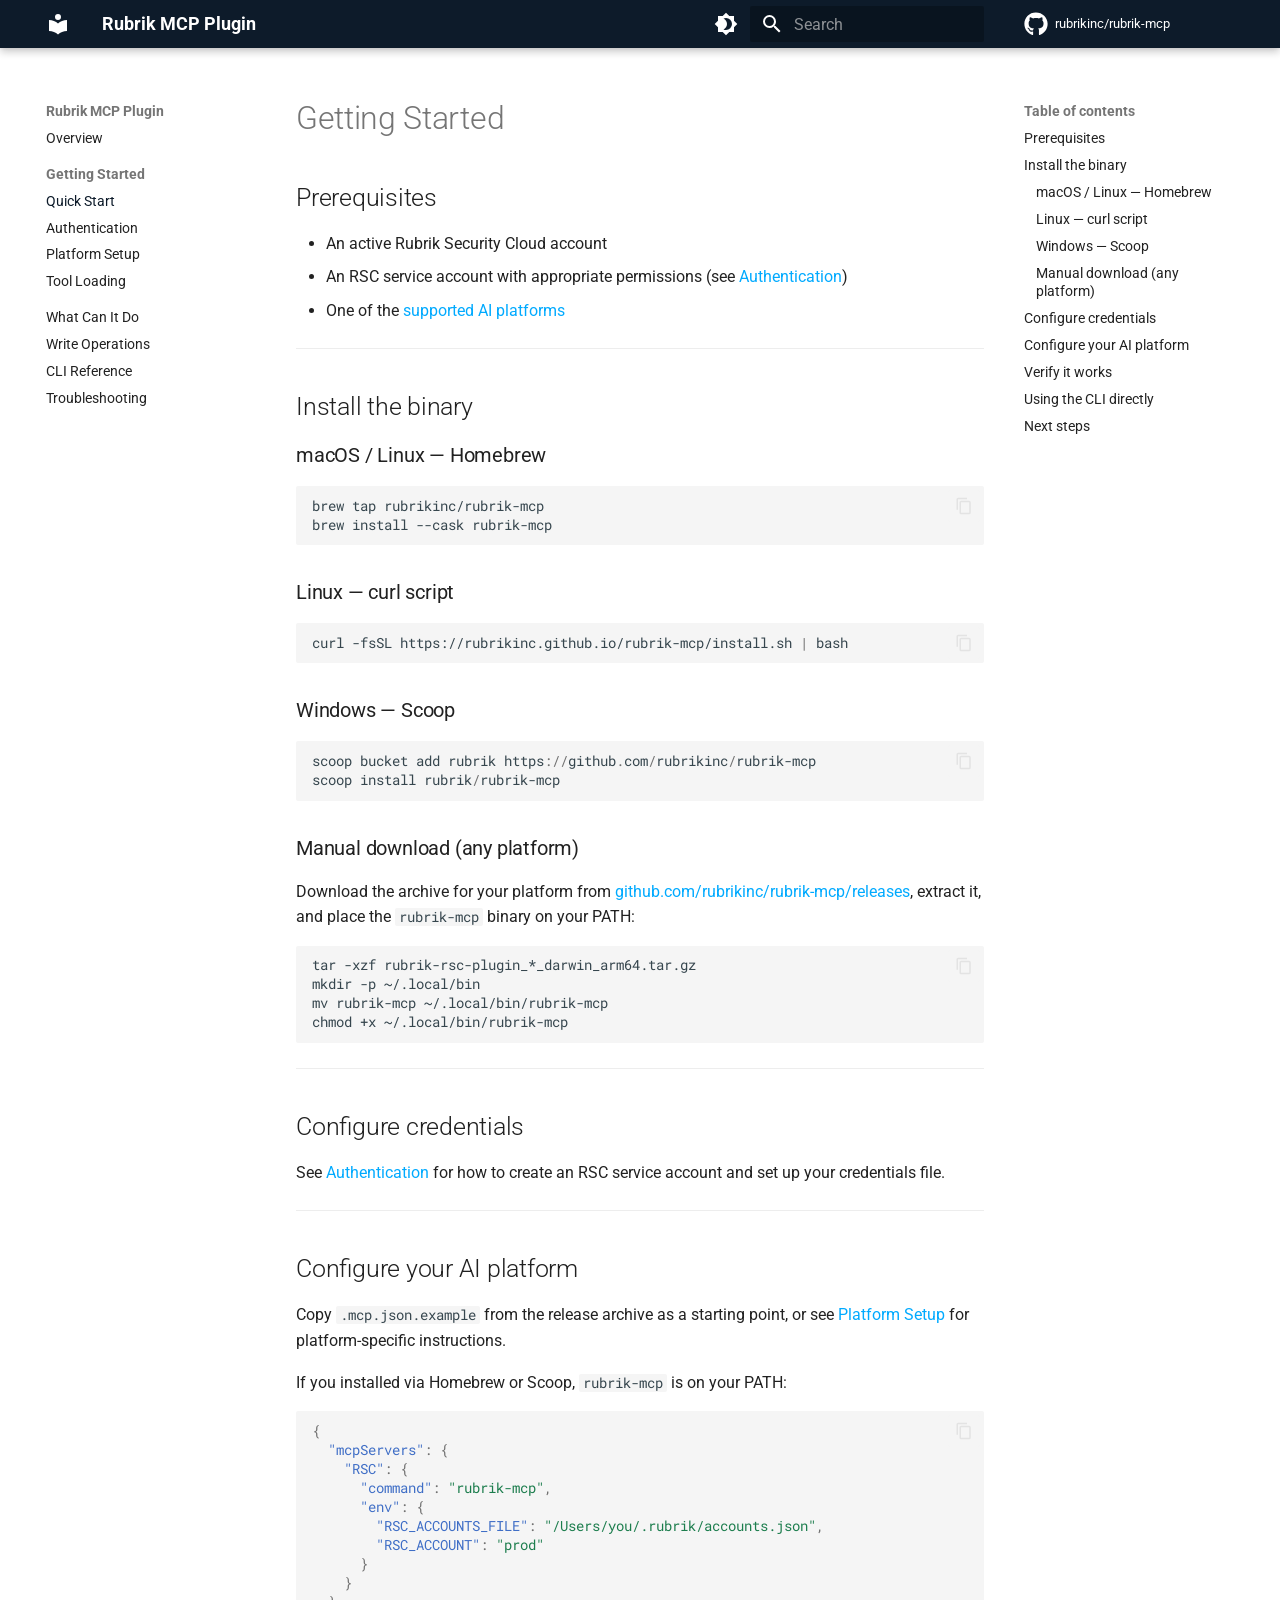
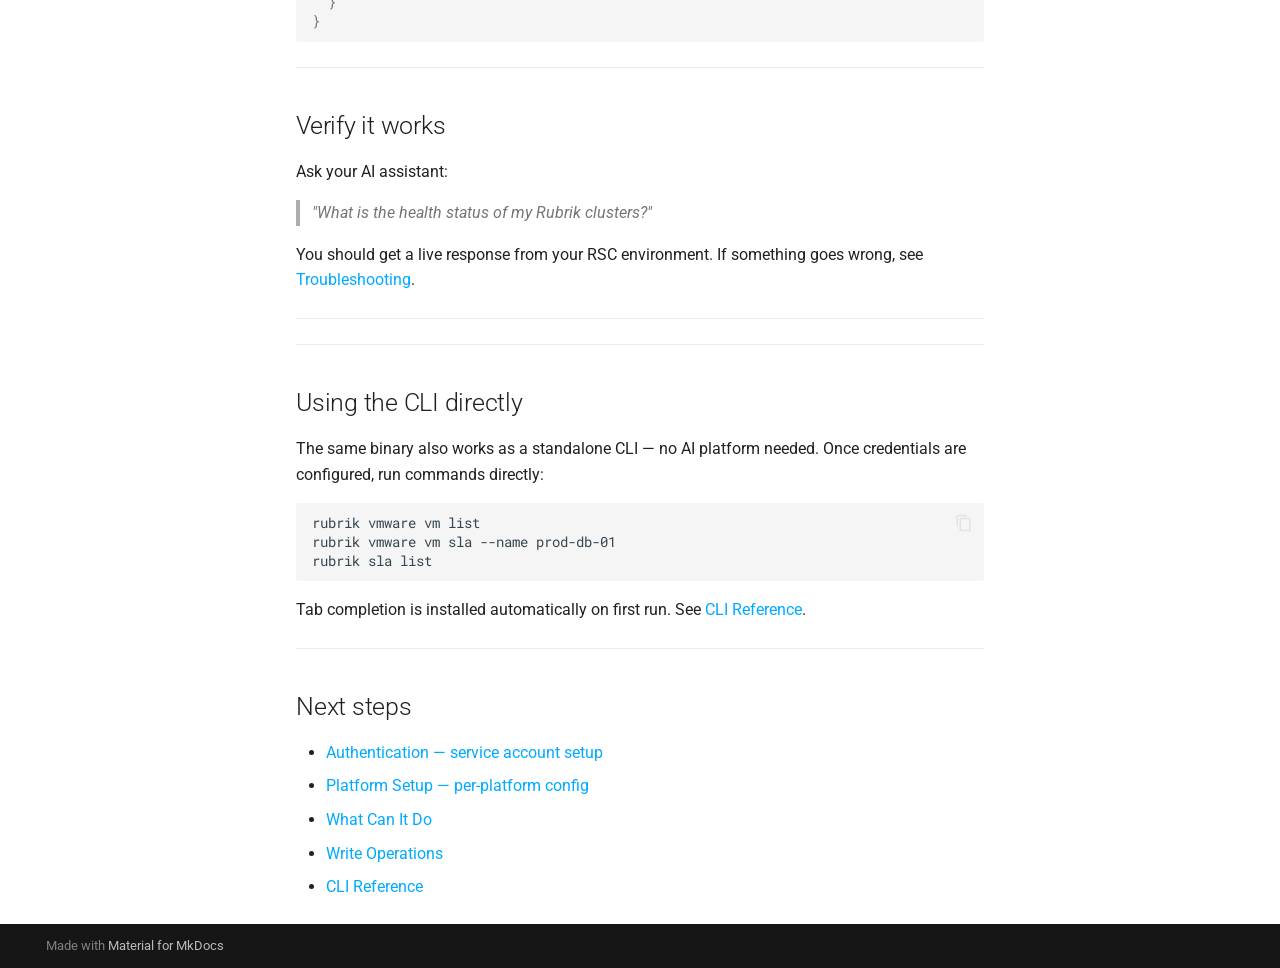
<file: getting-started/index.html>
<!doctype html>
<html lang="en" class="no-js">
  <head>
    
      <meta charset="utf-8">
      <meta name="viewport" content="width=device-width,initial-scale=1">
      
        <meta name="description" content="Connect your AI assistant to Rubrik Security Cloud">
      
      
      
        <link rel="canonical" href="https://rubrikinc.github.io/rubrik-mcp/getting-started/">
      
      
        <link rel="prev" href="..">
      
      
        <link rel="next" href="../authentication/">
      
      
        
      
      
      <link rel="icon" href="../assets/images/favicon.png">
      <meta name="generator" content="mkdocs-1.6.1, mkdocs-material-9.7.6">
    
    
      
        <title>Quick Start - Rubrik MCP Plugin</title>
      
    
    
      <link rel="stylesheet" href="../assets/stylesheets/main.484c7ddc.min.css">
      
        
        <link rel="stylesheet" href="../assets/stylesheets/palette.ab4e12ef.min.css">
      
      


    
    
      
    
    
      
        
        
        <link rel="preconnect" href="https://fonts.gstatic.com" crossorigin>
        <link rel="stylesheet" href="https://fonts.googleapis.com/css?family=Roboto:300,300i,400,400i,700,700i%7CRoboto+Mono:400,400i,700,700i&display=fallback">
        <style>:root{--md-text-font:"Roboto";--md-code-font:"Roboto Mono"}</style>
      
    
    
      <link rel="stylesheet" href="../stylesheets/rubrik.css">
    
    <script>__md_scope=new URL("..",location),__md_hash=e=>[...e].reduce(((e,_)=>(e<<5)-e+_.charCodeAt(0)),0),__md_get=(e,_=localStorage,t=__md_scope)=>JSON.parse(_.getItem(t.pathname+"."+e)),__md_set=(e,_,t=localStorage,a=__md_scope)=>{try{t.setItem(a.pathname+"."+e,JSON.stringify(_))}catch(e){}}</script>
    
      

    
    
  </head>
  
  
    
    
      
    
    
    
    
    <body dir="ltr" data-md-color-scheme="default" data-md-color-primary="custom" data-md-color-accent="custom">
  
    
    <input class="md-toggle" data-md-toggle="drawer" type="checkbox" id="__drawer" autocomplete="off">
    <input class="md-toggle" data-md-toggle="search" type="checkbox" id="__search" autocomplete="off">
    <label class="md-overlay" for="__drawer"></label>
    <div data-md-component="skip">
      
        
        <a href="#getting-started" class="md-skip">
          Skip to content
        </a>
      
    </div>
    <div data-md-component="announce">
      
    </div>
    
    
      

  

<header class="md-header md-header--shadow" data-md-component="header">
  <nav class="md-header__inner md-grid" aria-label="Header">
    <a href=".." title="Rubrik MCP Plugin" class="md-header__button md-logo" aria-label="Rubrik MCP Plugin" data-md-component="logo">
      
  
  <svg xmlns="http://www.w3.org/2000/svg" viewBox="0 0 24 24"><path d="M12 8a3 3 0 0 0 3-3 3 3 0 0 0-3-3 3 3 0 0 0-3 3 3 3 0 0 0 3 3m0 3.54C9.64 9.35 6.5 8 3 8v11c3.5 0 6.64 1.35 9 3.54 2.36-2.19 5.5-3.54 9-3.54V8c-3.5 0-6.64 1.35-9 3.54"/></svg>

    </a>
    <label class="md-header__button md-icon" for="__drawer">
      
      <svg xmlns="http://www.w3.org/2000/svg" viewBox="0 0 24 24"><path d="M3 6h18v2H3zm0 5h18v2H3zm0 5h18v2H3z"/></svg>
    </label>
    <div class="md-header__title" data-md-component="header-title">
      <div class="md-header__ellipsis">
        <div class="md-header__topic">
          <span class="md-ellipsis">
            Rubrik MCP Plugin
          </span>
        </div>
        <div class="md-header__topic" data-md-component="header-topic">
          <span class="md-ellipsis">
            
              Quick Start
            
          </span>
        </div>
      </div>
    </div>
    
      
        <form class="md-header__option" data-md-component="palette">
  
    
    
    
    <input class="md-option" data-md-color-media="" data-md-color-scheme="default" data-md-color-primary="custom" data-md-color-accent="custom"  aria-label="Switch to dark mode"  type="radio" name="__palette" id="__palette_0">
    
      <label class="md-header__button md-icon" title="Switch to dark mode" for="__palette_1" hidden>
        <svg xmlns="http://www.w3.org/2000/svg" viewBox="0 0 24 24"><path d="M12 18c-.89 0-1.74-.2-2.5-.55C11.56 16.5 13 14.42 13 12s-1.44-4.5-3.5-5.45C10.26 6.2 11.11 6 12 6a6 6 0 0 1 6 6 6 6 0 0 1-6 6m8-9.31V4h-4.69L12 .69 8.69 4H4v4.69L.69 12 4 15.31V20h4.69L12 23.31 15.31 20H20v-4.69L23.31 12z"/></svg>
      </label>
    
  
    
    
    
    <input class="md-option" data-md-color-media="" data-md-color-scheme="slate" data-md-color-primary="custom" data-md-color-accent="custom"  aria-label="Switch to light mode"  type="radio" name="__palette" id="__palette_1">
    
      <label class="md-header__button md-icon" title="Switch to light mode" for="__palette_0" hidden>
        <svg xmlns="http://www.w3.org/2000/svg" viewBox="0 0 24 24"><path d="M12 8a4 4 0 0 0-4 4 4 4 0 0 0 4 4 4 4 0 0 0 4-4 4 4 0 0 0-4-4m0 10a6 6 0 0 1-6-6 6 6 0 0 1 6-6 6 6 0 0 1 6 6 6 6 0 0 1-6 6m8-9.31V4h-4.69L12 .69 8.69 4H4v4.69L.69 12 4 15.31V20h4.69L12 23.31 15.31 20H20v-4.69L23.31 12z"/></svg>
      </label>
    
  
</form>
      
    
    
      <script>var palette=__md_get("__palette");if(palette&&palette.color){if("(prefers-color-scheme)"===palette.color.media){var media=matchMedia("(prefers-color-scheme: light)"),input=document.querySelector(media.matches?"[data-md-color-media='(prefers-color-scheme: light)']":"[data-md-color-media='(prefers-color-scheme: dark)']");palette.color.media=input.getAttribute("data-md-color-media"),palette.color.scheme=input.getAttribute("data-md-color-scheme"),palette.color.primary=input.getAttribute("data-md-color-primary"),palette.color.accent=input.getAttribute("data-md-color-accent")}for(var[key,value]of Object.entries(palette.color))document.body.setAttribute("data-md-color-"+key,value)}</script>
    
    
    
      
      
        <label class="md-header__button md-icon" for="__search">
          
          <svg xmlns="http://www.w3.org/2000/svg" viewBox="0 0 24 24"><path d="M9.5 3A6.5 6.5 0 0 1 16 9.5c0 1.61-.59 3.09-1.56 4.23l.27.27h.79l5 5-1.5 1.5-5-5v-.79l-.27-.27A6.52 6.52 0 0 1 9.5 16 6.5 6.5 0 0 1 3 9.5 6.5 6.5 0 0 1 9.5 3m0 2C7 5 5 7 5 9.5S7 14 9.5 14 14 12 14 9.5 12 5 9.5 5"/></svg>
        </label>
        <div class="md-search" data-md-component="search" role="dialog">
  <label class="md-search__overlay" for="__search"></label>
  <div class="md-search__inner" role="search">
    <form class="md-search__form" name="search">
      <input type="text" class="md-search__input" name="query" aria-label="Search" placeholder="Search" autocapitalize="off" autocorrect="off" autocomplete="off" spellcheck="false" data-md-component="search-query" required>
      <label class="md-search__icon md-icon" for="__search">
        
        <svg xmlns="http://www.w3.org/2000/svg" viewBox="0 0 24 24"><path d="M9.5 3A6.5 6.5 0 0 1 16 9.5c0 1.61-.59 3.09-1.56 4.23l.27.27h.79l5 5-1.5 1.5-5-5v-.79l-.27-.27A6.52 6.52 0 0 1 9.5 16 6.5 6.5 0 0 1 3 9.5 6.5 6.5 0 0 1 9.5 3m0 2C7 5 5 7 5 9.5S7 14 9.5 14 14 12 14 9.5 12 5 9.5 5"/></svg>
        
        <svg xmlns="http://www.w3.org/2000/svg" viewBox="0 0 24 24"><path d="M20 11v2H8l5.5 5.5-1.42 1.42L4.16 12l7.92-7.92L13.5 5.5 8 11z"/></svg>
      </label>
      <nav class="md-search__options" aria-label="Search">
        
        <button type="reset" class="md-search__icon md-icon" title="Clear" aria-label="Clear" tabindex="-1">
          
          <svg xmlns="http://www.w3.org/2000/svg" viewBox="0 0 24 24"><path d="M19 6.41 17.59 5 12 10.59 6.41 5 5 6.41 10.59 12 5 17.59 6.41 19 12 13.41 17.59 19 19 17.59 13.41 12z"/></svg>
        </button>
      </nav>
      
        <div class="md-search__suggest" data-md-component="search-suggest"></div>
      
    </form>
    <div class="md-search__output">
      <div class="md-search__scrollwrap" tabindex="0" data-md-scrollfix>
        <div class="md-search-result" data-md-component="search-result">
          <div class="md-search-result__meta">
            Initializing search
          </div>
          <ol class="md-search-result__list" role="presentation"></ol>
        </div>
      </div>
    </div>
  </div>
</div>
      
    
    
      <div class="md-header__source">
        <a href="https://github.com/rubrikinc/rubrik-mcp" title="Go to repository" class="md-source" data-md-component="source">
  <div class="md-source__icon md-icon">
    
    <svg xmlns="http://www.w3.org/2000/svg" viewBox="0 0 512 512"><!--! Font Awesome Free 7.1.0 by @fontawesome - https://fontawesome.com License - https://fontawesome.com/license/free (Icons: CC BY 4.0, Fonts: SIL OFL 1.1, Code: MIT License) Copyright 2025 Fonticons, Inc.--><path d="M173.9 397.4c0 2-2.3 3.6-5.2 3.6-3.3.3-5.6-1.3-5.6-3.6 0-2 2.3-3.6 5.2-3.6 3-.3 5.6 1.3 5.6 3.6m-31.1-4.5c-.7 2 1.3 4.3 4.3 4.9 2.6 1 5.6 0 6.2-2s-1.3-4.3-4.3-5.2c-2.6-.7-5.5.3-6.2 2.3m44.2-1.7c-2.9.7-4.9 2.6-4.6 4.9.3 2 2.9 3.3 5.9 2.6 2.9-.7 4.9-2.6 4.6-4.6-.3-1.9-3-3.2-5.9-2.9M252.8 8C114.1 8 8 113.3 8 252c0 110.9 69.8 205.8 169.5 239.2 12.8 2.3 17.3-5.6 17.3-12.1 0-6.2-.3-40.4-.3-61.4 0 0-70 15-84.7-29.8 0 0-11.4-29.1-27.8-36.6 0 0-22.9-15.7 1.6-15.4 0 0 24.9 2 38.6 25.8 21.9 38.6 58.6 27.5 72.9 20.9 2.3-16 8.8-27.1 16-33.7-55.9-6.2-112.3-14.3-112.3-110.5 0-27.5 7.6-41.3 23.6-58.9-2.6-6.5-11.1-33.3 2.6-67.9 20.9-6.5 69 27 69 27 20-5.6 41.5-8.5 62.8-8.5s42.8 2.9 62.8 8.5c0 0 48.1-33.6 69-27 13.7 34.7 5.2 61.4 2.6 67.9 16 17.7 25.8 31.5 25.8 58.9 0 96.5-58.9 104.2-114.8 110.5 9.2 7.9 17 22.9 17 46.4 0 33.7-.3 75.4-.3 83.6 0 6.5 4.6 14.4 17.3 12.1C436.2 457.8 504 362.9 504 252 504 113.3 391.5 8 252.8 8M105.2 352.9c-1.3 1-1 3.3.7 5.2 1.6 1.6 3.9 2.3 5.2 1 1.3-1 1-3.3-.7-5.2-1.6-1.6-3.9-2.3-5.2-1m-10.8-8.1c-.7 1.3.3 2.9 2.3 3.9 1.6 1 3.6.7 4.3-.7.7-1.3-.3-2.9-2.3-3.9-2-.6-3.6-.3-4.3.7m32.4 35.6c-1.6 1.3-1 4.3 1.3 6.2 2.3 2.3 5.2 2.6 6.5 1 1.3-1.3.7-4.3-1.3-6.2-2.2-2.3-5.2-2.6-6.5-1m-11.4-14.7c-1.6 1-1.6 3.6 0 5.9s4.3 3.3 5.6 2.3c1.6-1.3 1.6-3.9 0-6.2-1.4-2.3-4-3.3-5.6-2"/></svg>
  </div>
  <div class="md-source__repository">
    rubrikinc/rubrik-mcp
  </div>
</a>
      </div>
    
  </nav>
  
</header>
    
    <div class="md-container" data-md-component="container">
      
      
        
          
        
      
      <main class="md-main" data-md-component="main">
        <div class="md-main__inner md-grid">
          
            
              
              <div class="md-sidebar md-sidebar--primary" data-md-component="sidebar" data-md-type="navigation" >
                <div class="md-sidebar__scrollwrap">
                  <div class="md-sidebar__inner">
                    



<nav class="md-nav md-nav--primary" aria-label="Navigation" data-md-level="0">
  <label class="md-nav__title" for="__drawer">
    <a href=".." title="Rubrik MCP Plugin" class="md-nav__button md-logo" aria-label="Rubrik MCP Plugin" data-md-component="logo">
      
  
  <svg xmlns="http://www.w3.org/2000/svg" viewBox="0 0 24 24"><path d="M12 8a3 3 0 0 0 3-3 3 3 0 0 0-3-3 3 3 0 0 0-3 3 3 3 0 0 0 3 3m0 3.54C9.64 9.35 6.5 8 3 8v11c3.5 0 6.64 1.35 9 3.54 2.36-2.19 5.5-3.54 9-3.54V8c-3.5 0-6.64 1.35-9 3.54"/></svg>

    </a>
    Rubrik MCP Plugin
  </label>
  
    <div class="md-nav__source">
      <a href="https://github.com/rubrikinc/rubrik-mcp" title="Go to repository" class="md-source" data-md-component="source">
  <div class="md-source__icon md-icon">
    
    <svg xmlns="http://www.w3.org/2000/svg" viewBox="0 0 512 512"><!--! Font Awesome Free 7.1.0 by @fontawesome - https://fontawesome.com License - https://fontawesome.com/license/free (Icons: CC BY 4.0, Fonts: SIL OFL 1.1, Code: MIT License) Copyright 2025 Fonticons, Inc.--><path d="M173.9 397.4c0 2-2.3 3.6-5.2 3.6-3.3.3-5.6-1.3-5.6-3.6 0-2 2.3-3.6 5.2-3.6 3-.3 5.6 1.3 5.6 3.6m-31.1-4.5c-.7 2 1.3 4.3 4.3 4.9 2.6 1 5.6 0 6.2-2s-1.3-4.3-4.3-5.2c-2.6-.7-5.5.3-6.2 2.3m44.2-1.7c-2.9.7-4.9 2.6-4.6 4.9.3 2 2.9 3.3 5.9 2.6 2.9-.7 4.9-2.6 4.6-4.6-.3-1.9-3-3.2-5.9-2.9M252.8 8C114.1 8 8 113.3 8 252c0 110.9 69.8 205.8 169.5 239.2 12.8 2.3 17.3-5.6 17.3-12.1 0-6.2-.3-40.4-.3-61.4 0 0-70 15-84.7-29.8 0 0-11.4-29.1-27.8-36.6 0 0-22.9-15.7 1.6-15.4 0 0 24.9 2 38.6 25.8 21.9 38.6 58.6 27.5 72.9 20.9 2.3-16 8.8-27.1 16-33.7-55.9-6.2-112.3-14.3-112.3-110.5 0-27.5 7.6-41.3 23.6-58.9-2.6-6.5-11.1-33.3 2.6-67.9 20.9-6.5 69 27 69 27 20-5.6 41.5-8.5 62.8-8.5s42.8 2.9 62.8 8.5c0 0 48.1-33.6 69-27 13.7 34.7 5.2 61.4 2.6 67.9 16 17.7 25.8 31.5 25.8 58.9 0 96.5-58.9 104.2-114.8 110.5 9.2 7.9 17 22.9 17 46.4 0 33.7-.3 75.4-.3 83.6 0 6.5 4.6 14.4 17.3 12.1C436.2 457.8 504 362.9 504 252 504 113.3 391.5 8 252.8 8M105.2 352.9c-1.3 1-1 3.3.7 5.2 1.6 1.6 3.9 2.3 5.2 1 1.3-1 1-3.3-.7-5.2-1.6-1.6-3.9-2.3-5.2-1m-10.8-8.1c-.7 1.3.3 2.9 2.3 3.9 1.6 1 3.6.7 4.3-.7.7-1.3-.3-2.9-2.3-3.9-2-.6-3.6-.3-4.3.7m32.4 35.6c-1.6 1.3-1 4.3 1.3 6.2 2.3 2.3 5.2 2.6 6.5 1 1.3-1.3.7-4.3-1.3-6.2-2.2-2.3-5.2-2.6-6.5-1m-11.4-14.7c-1.6 1-1.6 3.6 0 5.9s4.3 3.3 5.6 2.3c1.6-1.3 1.6-3.9 0-6.2-1.4-2.3-4-3.3-5.6-2"/></svg>
  </div>
  <div class="md-source__repository">
    rubrikinc/rubrik-mcp
  </div>
</a>
    </div>
  
  <ul class="md-nav__list" data-md-scrollfix>
    
      
      
  
  
  
  
    <li class="md-nav__item">
      <a href=".." class="md-nav__link">
        
  
  
  <span class="md-ellipsis">
    
  
    Overview
  

    
  </span>
  
  

      </a>
    </li>
  

    
      
      
  
  
    
  
  
  
    
    
    
    
      
        
        
      
    
    
    <li class="md-nav__item md-nav__item--active md-nav__item--section md-nav__item--nested">
      
        
        
        <input class="md-nav__toggle md-toggle " type="checkbox" id="__nav_2" checked>
        
          
          <label class="md-nav__link" for="__nav_2" id="__nav_2_label" tabindex="">
            
  
  
  <span class="md-ellipsis">
    
  
    Getting Started
  

    
  </span>
  
  

            <span class="md-nav__icon md-icon"></span>
          </label>
        
        <nav class="md-nav" data-md-level="1" aria-labelledby="__nav_2_label" aria-expanded="true">
          <label class="md-nav__title" for="__nav_2">
            <span class="md-nav__icon md-icon"></span>
            
  
    Getting Started
  

          </label>
          <ul class="md-nav__list" data-md-scrollfix>
            
              
                
  
  
    
  
  
  
    <li class="md-nav__item md-nav__item--active">
      
      <input class="md-nav__toggle md-toggle" type="checkbox" id="__toc">
      
      
        
      
      
        <label class="md-nav__link md-nav__link--active" for="__toc">
          
  
  
  <span class="md-ellipsis">
    
  
    Quick Start
  

    
  </span>
  
  

          <span class="md-nav__icon md-icon"></span>
        </label>
      
      <a href="./" class="md-nav__link md-nav__link--active">
        
  
  
  <span class="md-ellipsis">
    
  
    Quick Start
  

    
  </span>
  
  

      </a>
      
        

<nav class="md-nav md-nav--secondary" aria-label="Table of contents">
  
  
  
    
  
  
    <label class="md-nav__title" for="__toc">
      <span class="md-nav__icon md-icon"></span>
      Table of contents
    </label>
    <ul class="md-nav__list" data-md-component="toc" data-md-scrollfix>
      
        <li class="md-nav__item">
  <a href="#prerequisites" class="md-nav__link">
    <span class="md-ellipsis">
      
        Prerequisites
      
    </span>
  </a>
  
</li>
      
        <li class="md-nav__item">
  <a href="#install-the-binary" class="md-nav__link">
    <span class="md-ellipsis">
      
        Install the binary
      
    </span>
  </a>
  
    <nav class="md-nav" aria-label="Install the binary">
      <ul class="md-nav__list">
        
          <li class="md-nav__item">
  <a href="#macos-linux-homebrew" class="md-nav__link">
    <span class="md-ellipsis">
      
        macOS / Linux — Homebrew
      
    </span>
  </a>
  
</li>
        
          <li class="md-nav__item">
  <a href="#linux-curl-script" class="md-nav__link">
    <span class="md-ellipsis">
      
        Linux — curl script
      
    </span>
  </a>
  
</li>
        
          <li class="md-nav__item">
  <a href="#windows-scoop" class="md-nav__link">
    <span class="md-ellipsis">
      
        Windows — Scoop
      
    </span>
  </a>
  
</li>
        
          <li class="md-nav__item">
  <a href="#manual-download-any-platform" class="md-nav__link">
    <span class="md-ellipsis">
      
        Manual download (any platform)
      
    </span>
  </a>
  
</li>
        
      </ul>
    </nav>
  
</li>
      
        <li class="md-nav__item">
  <a href="#configure-credentials" class="md-nav__link">
    <span class="md-ellipsis">
      
        Configure credentials
      
    </span>
  </a>
  
</li>
      
        <li class="md-nav__item">
  <a href="#configure-your-ai-platform" class="md-nav__link">
    <span class="md-ellipsis">
      
        Configure your AI platform
      
    </span>
  </a>
  
</li>
      
        <li class="md-nav__item">
  <a href="#verify-it-works" class="md-nav__link">
    <span class="md-ellipsis">
      
        Verify it works
      
    </span>
  </a>
  
</li>
      
        <li class="md-nav__item">
  <a href="#using-the-cli-directly" class="md-nav__link">
    <span class="md-ellipsis">
      
        Using the CLI directly
      
    </span>
  </a>
  
</li>
      
        <li class="md-nav__item">
  <a href="#next-steps" class="md-nav__link">
    <span class="md-ellipsis">
      
        Next steps
      
    </span>
  </a>
  
</li>
      
    </ul>
  
</nav>
      
    </li>
  

              
            
              
                
  
  
  
  
    <li class="md-nav__item">
      <a href="../authentication/" class="md-nav__link">
        
  
  
  <span class="md-ellipsis">
    
  
    Authentication
  

    
  </span>
  
  

      </a>
    </li>
  

              
            
              
                
  
  
  
  
    <li class="md-nav__item">
      <a href="../platforms/" class="md-nav__link">
        
  
  
  <span class="md-ellipsis">
    
  
    Platform Setup
  

    
  </span>
  
  

      </a>
    </li>
  

              
            
              
                
  
  
  
  
    <li class="md-nav__item">
      <a href="../configuration/" class="md-nav__link">
        
  
  
  <span class="md-ellipsis">
    
  
    Tool Loading
  

    
  </span>
  
  

      </a>
    </li>
  

              
            
          </ul>
        </nav>
      
    </li>
  

    
      
      
  
  
  
  
    <li class="md-nav__item">
      <a href="../what-can-it-do/" class="md-nav__link">
        
  
  
  <span class="md-ellipsis">
    
  
    What Can It Do
  

    
  </span>
  
  

      </a>
    </li>
  

    
      
      
  
  
  
  
    <li class="md-nav__item">
      <a href="../write-operations/" class="md-nav__link">
        
  
  
  <span class="md-ellipsis">
    
  
    Write Operations
  

    
  </span>
  
  

      </a>
    </li>
  

    
      
      
  
  
  
  
    <li class="md-nav__item">
      <a href="../cli/" class="md-nav__link">
        
  
  
  <span class="md-ellipsis">
    
  
    CLI Reference
  

    
  </span>
  
  

      </a>
    </li>
  

    
      
      
  
  
  
  
    <li class="md-nav__item">
      <a href="../troubleshooting/" class="md-nav__link">
        
  
  
  <span class="md-ellipsis">
    
  
    Troubleshooting
  

    
  </span>
  
  

      </a>
    </li>
  

    
  </ul>
</nav>
                  </div>
                </div>
              </div>
            
            
              
              <div class="md-sidebar md-sidebar--secondary" data-md-component="sidebar" data-md-type="toc" >
                <div class="md-sidebar__scrollwrap">
                  <div class="md-sidebar__inner">
                    

<nav class="md-nav md-nav--secondary" aria-label="Table of contents">
  
  
  
    
  
  
    <label class="md-nav__title" for="__toc">
      <span class="md-nav__icon md-icon"></span>
      Table of contents
    </label>
    <ul class="md-nav__list" data-md-component="toc" data-md-scrollfix>
      
        <li class="md-nav__item">
  <a href="#prerequisites" class="md-nav__link">
    <span class="md-ellipsis">
      
        Prerequisites
      
    </span>
  </a>
  
</li>
      
        <li class="md-nav__item">
  <a href="#install-the-binary" class="md-nav__link">
    <span class="md-ellipsis">
      
        Install the binary
      
    </span>
  </a>
  
    <nav class="md-nav" aria-label="Install the binary">
      <ul class="md-nav__list">
        
          <li class="md-nav__item">
  <a href="#macos-linux-homebrew" class="md-nav__link">
    <span class="md-ellipsis">
      
        macOS / Linux — Homebrew
      
    </span>
  </a>
  
</li>
        
          <li class="md-nav__item">
  <a href="#linux-curl-script" class="md-nav__link">
    <span class="md-ellipsis">
      
        Linux — curl script
      
    </span>
  </a>
  
</li>
        
          <li class="md-nav__item">
  <a href="#windows-scoop" class="md-nav__link">
    <span class="md-ellipsis">
      
        Windows — Scoop
      
    </span>
  </a>
  
</li>
        
          <li class="md-nav__item">
  <a href="#manual-download-any-platform" class="md-nav__link">
    <span class="md-ellipsis">
      
        Manual download (any platform)
      
    </span>
  </a>
  
</li>
        
      </ul>
    </nav>
  
</li>
      
        <li class="md-nav__item">
  <a href="#configure-credentials" class="md-nav__link">
    <span class="md-ellipsis">
      
        Configure credentials
      
    </span>
  </a>
  
</li>
      
        <li class="md-nav__item">
  <a href="#configure-your-ai-platform" class="md-nav__link">
    <span class="md-ellipsis">
      
        Configure your AI platform
      
    </span>
  </a>
  
</li>
      
        <li class="md-nav__item">
  <a href="#verify-it-works" class="md-nav__link">
    <span class="md-ellipsis">
      
        Verify it works
      
    </span>
  </a>
  
</li>
      
        <li class="md-nav__item">
  <a href="#using-the-cli-directly" class="md-nav__link">
    <span class="md-ellipsis">
      
        Using the CLI directly
      
    </span>
  </a>
  
</li>
      
        <li class="md-nav__item">
  <a href="#next-steps" class="md-nav__link">
    <span class="md-ellipsis">
      
        Next steps
      
    </span>
  </a>
  
</li>
      
    </ul>
  
</nav>
                  </div>
                </div>
              </div>
            
          
          
            <div class="md-content" data-md-component="content">
              
              <article class="md-content__inner md-typeset">
                
                  



<h1 id="getting-started">Getting Started</h1>
<h2 id="prerequisites">Prerequisites</h2>
<ul>
<li>An active Rubrik Security Cloud account</li>
<li>An RSC service account with appropriate permissions (see <a href="../authentication/">Authentication</a>)</li>
<li>One of the <a href="../platforms/">supported AI platforms</a></li>
</ul>
<hr />
<h2 id="install-the-binary">Install the binary</h2>
<h3 id="macos-linux-homebrew">macOS / Linux — Homebrew</h3>
<div class="highlight"><pre><span></span><code><a id="__codelineno-0-1" name="__codelineno-0-1" href="#__codelineno-0-1"></a>brew<span class="w"> </span>tap<span class="w"> </span>rubrikinc/rubrik-mcp
<a id="__codelineno-0-2" name="__codelineno-0-2" href="#__codelineno-0-2"></a>brew<span class="w"> </span>install<span class="w"> </span>--cask<span class="w"> </span>rubrik-mcp
</code></pre></div>
<h3 id="linux-curl-script">Linux — curl script</h3>
<div class="highlight"><pre><span></span><code><a id="__codelineno-1-1" name="__codelineno-1-1" href="#__codelineno-1-1"></a>curl<span class="w"> </span>-fsSL<span class="w"> </span>https://rubrikinc.github.io/rubrik-mcp/install.sh<span class="w"> </span><span class="p">|</span><span class="w"> </span>bash
</code></pre></div>
<h3 id="windows-scoop">Windows — Scoop</h3>
<div class="highlight"><pre><span></span><code><a id="__codelineno-2-1" name="__codelineno-2-1" href="#__codelineno-2-1"></a><span class="n">scoop</span> <span class="n">bucket</span> <span class="n">add</span> <span class="n">rubrik</span> <span class="n">https</span><span class="p">://</span><span class="n">github</span><span class="p">.</span><span class="n">com</span><span class="p">/</span><span class="n">rubrikinc</span><span class="p">/</span><span class="n">rubrik-mcp</span>
<a id="__codelineno-2-2" name="__codelineno-2-2" href="#__codelineno-2-2"></a><span class="n">scoop</span> <span class="n">install</span> <span class="n">rubrik</span><span class="p">/</span><span class="n">rubrik-mcp</span>
</code></pre></div>
<h3 id="manual-download-any-platform">Manual download (any platform)</h3>
<p>Download the archive for your platform from <a href="https://github.com/rubrikinc/rubrik-mcp/releases">github.com/rubrikinc/rubrik-mcp/releases</a>, extract it, and place the <code>rubrik-mcp</code> binary on your PATH:</p>
<div class="highlight"><pre><span></span><code><a id="__codelineno-3-1" name="__codelineno-3-1" href="#__codelineno-3-1"></a>tar<span class="w"> </span>-xzf<span class="w"> </span>rubrik-rsc-plugin_*_darwin_arm64.tar.gz
<a id="__codelineno-3-2" name="__codelineno-3-2" href="#__codelineno-3-2"></a>mkdir<span class="w"> </span>-p<span class="w"> </span>~/.local/bin
<a id="__codelineno-3-3" name="__codelineno-3-3" href="#__codelineno-3-3"></a>mv<span class="w"> </span>rubrik-mcp<span class="w"> </span>~/.local/bin/rubrik-mcp
<a id="__codelineno-3-4" name="__codelineno-3-4" href="#__codelineno-3-4"></a>chmod<span class="w"> </span>+x<span class="w"> </span>~/.local/bin/rubrik-mcp
</code></pre></div>
<hr />
<h2 id="configure-credentials">Configure credentials</h2>
<p>See <a href="../authentication/">Authentication</a> for how to create an RSC service account and set up your credentials file.</p>
<hr />
<h2 id="configure-your-ai-platform">Configure your AI platform</h2>
<p>Copy <code>.mcp.json.example</code> from the release archive as a starting point, or see <a href="../platforms/">Platform Setup</a> for platform-specific instructions.</p>
<p>If you installed via Homebrew or Scoop, <code>rubrik-mcp</code> is on your PATH:</p>
<div class="highlight"><pre><span></span><code><a id="__codelineno-4-1" name="__codelineno-4-1" href="#__codelineno-4-1"></a><span class="p">{</span>
<a id="__codelineno-4-2" name="__codelineno-4-2" href="#__codelineno-4-2"></a><span class="w">  </span><span class="nt">&quot;mcpServers&quot;</span><span class="p">:</span><span class="w"> </span><span class="p">{</span>
<a id="__codelineno-4-3" name="__codelineno-4-3" href="#__codelineno-4-3"></a><span class="w">    </span><span class="nt">&quot;RSC&quot;</span><span class="p">:</span><span class="w"> </span><span class="p">{</span>
<a id="__codelineno-4-4" name="__codelineno-4-4" href="#__codelineno-4-4"></a><span class="w">      </span><span class="nt">&quot;command&quot;</span><span class="p">:</span><span class="w"> </span><span class="s2">&quot;rubrik-mcp&quot;</span><span class="p">,</span>
<a id="__codelineno-4-5" name="__codelineno-4-5" href="#__codelineno-4-5"></a><span class="w">      </span><span class="nt">&quot;env&quot;</span><span class="p">:</span><span class="w"> </span><span class="p">{</span>
<a id="__codelineno-4-6" name="__codelineno-4-6" href="#__codelineno-4-6"></a><span class="w">        </span><span class="nt">&quot;RSC_ACCOUNTS_FILE&quot;</span><span class="p">:</span><span class="w"> </span><span class="s2">&quot;/Users/you/.rubrik/accounts.json&quot;</span><span class="p">,</span>
<a id="__codelineno-4-7" name="__codelineno-4-7" href="#__codelineno-4-7"></a><span class="w">        </span><span class="nt">&quot;RSC_ACCOUNT&quot;</span><span class="p">:</span><span class="w"> </span><span class="s2">&quot;prod&quot;</span>
<a id="__codelineno-4-8" name="__codelineno-4-8" href="#__codelineno-4-8"></a><span class="w">      </span><span class="p">}</span>
<a id="__codelineno-4-9" name="__codelineno-4-9" href="#__codelineno-4-9"></a><span class="w">    </span><span class="p">}</span>
<a id="__codelineno-4-10" name="__codelineno-4-10" href="#__codelineno-4-10"></a><span class="w">  </span><span class="p">}</span>
<a id="__codelineno-4-11" name="__codelineno-4-11" href="#__codelineno-4-11"></a><span class="p">}</span>
</code></pre></div>
<hr />
<h2 id="verify-it-works">Verify it works</h2>
<p>Ask your AI assistant:</p>
<blockquote>
<p><em>"What is the health status of my Rubrik clusters?"</em></p>
</blockquote>
<p>You should get a live response from your RSC environment. If something goes wrong, see <a href="../troubleshooting/">Troubleshooting</a>.</p>
<hr />
<hr />
<h2 id="using-the-cli-directly">Using the CLI directly</h2>
<p>The same binary also works as a standalone CLI — no AI platform needed. Once
credentials are configured, run commands directly:</p>
<div class="highlight"><pre><span></span><code><a id="__codelineno-5-1" name="__codelineno-5-1" href="#__codelineno-5-1"></a>rubrik<span class="w"> </span>vmware<span class="w"> </span>vm<span class="w"> </span>list
<a id="__codelineno-5-2" name="__codelineno-5-2" href="#__codelineno-5-2"></a>rubrik<span class="w"> </span>vmware<span class="w"> </span>vm<span class="w"> </span>sla<span class="w"> </span>--name<span class="w"> </span>prod-db-01
<a id="__codelineno-5-3" name="__codelineno-5-3" href="#__codelineno-5-3"></a>rubrik<span class="w"> </span>sla<span class="w"> </span>list
</code></pre></div>
<p>Tab completion is installed automatically on first run. See <a href="../cli/">CLI Reference</a>.</p>
<hr />
<h2 id="next-steps">Next steps</h2>
<ul>
<li><a href="../authentication/">Authentication — service account setup</a></li>
<li><a href="../platforms/">Platform Setup — per-platform config</a></li>
<li><a href="../what-can-it-do/">What Can It Do</a></li>
<li><a href="../write-operations/">Write Operations</a></li>
<li><a href="../cli/">CLI Reference</a></li>
</ul>












                
              </article>
            </div>
          
          
<script>var target=document.getElementById(location.hash.slice(1));target&&target.name&&(target.checked=target.name.startsWith("__tabbed_"))</script>
        </div>
        
          <button type="button" class="md-top md-icon" data-md-component="top" hidden>
  
  <svg xmlns="http://www.w3.org/2000/svg" viewBox="0 0 24 24"><path d="M13 20h-2V8l-5.5 5.5-1.42-1.42L12 4.16l7.92 7.92-1.42 1.42L13 8z"/></svg>
  Back to top
</button>
        
      </main>
      
        <footer class="md-footer">
  
  <div class="md-footer-meta md-typeset">
    <div class="md-footer-meta__inner md-grid">
      <div class="md-copyright">
  
  
    Made with
    <a href="https://squidfunk.github.io/mkdocs-material/" target="_blank" rel="noopener">
      Material for MkDocs
    </a>
  
</div>
      
    </div>
  </div>
</footer>
      
    </div>
    <div class="md-dialog" data-md-component="dialog">
      <div class="md-dialog__inner md-typeset"></div>
    </div>
    
    
    
      
      
      <script id="__config" type="application/json">{"annotate": null, "base": "..", "features": ["navigation.sections", "navigation.top", "search.highlight", "search.suggest", "content.code.copy"], "search": "../assets/javascripts/workers/search.2c215733.min.js", "tags": null, "translations": {"clipboard.copied": "Copied to clipboard", "clipboard.copy": "Copy to clipboard", "search.result.more.one": "1 more on this page", "search.result.more.other": "# more on this page", "search.result.none": "No matching documents", "search.result.one": "1 matching document", "search.result.other": "# matching documents", "search.result.placeholder": "Type to start searching", "search.result.term.missing": "Missing", "select.version": "Select version"}, "version": null}</script>
    
    
      <script src="../assets/javascripts/bundle.79ae519e.min.js"></script>
      
    
  </body>
</html>
</file>
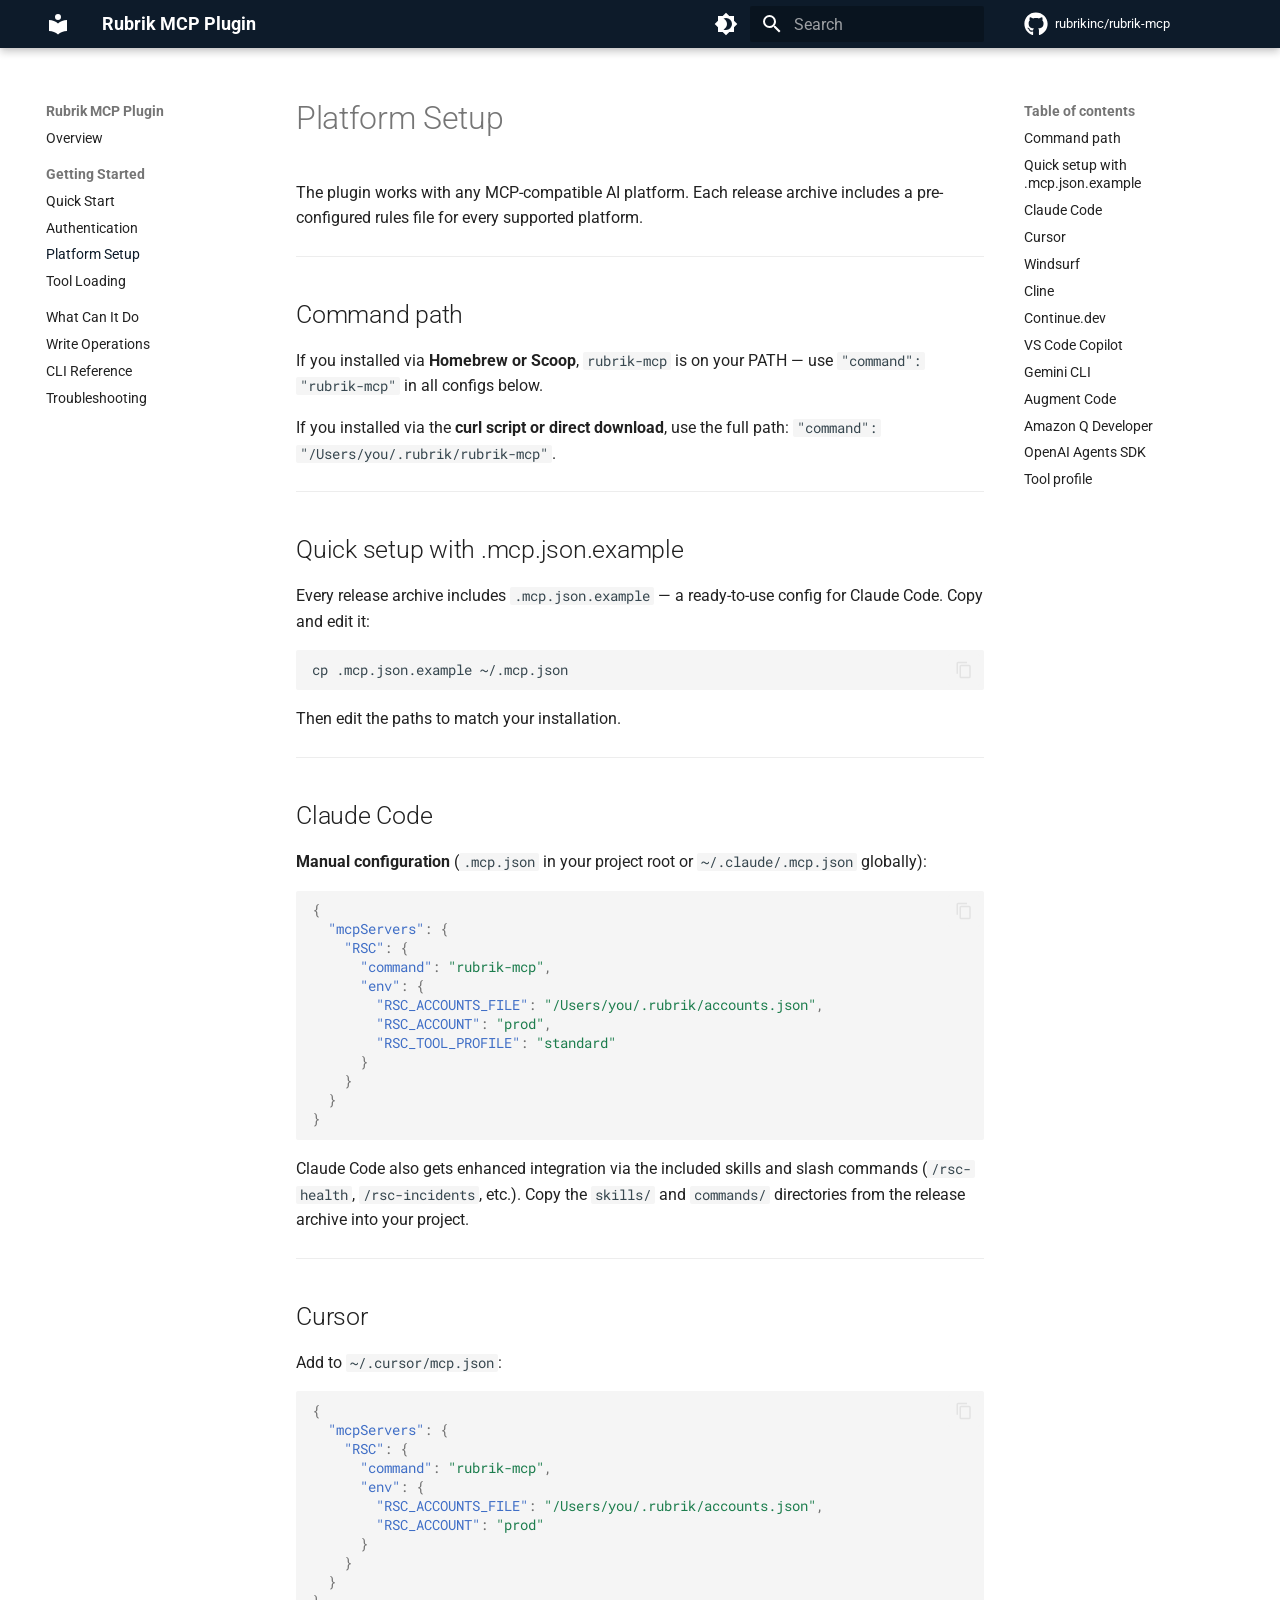
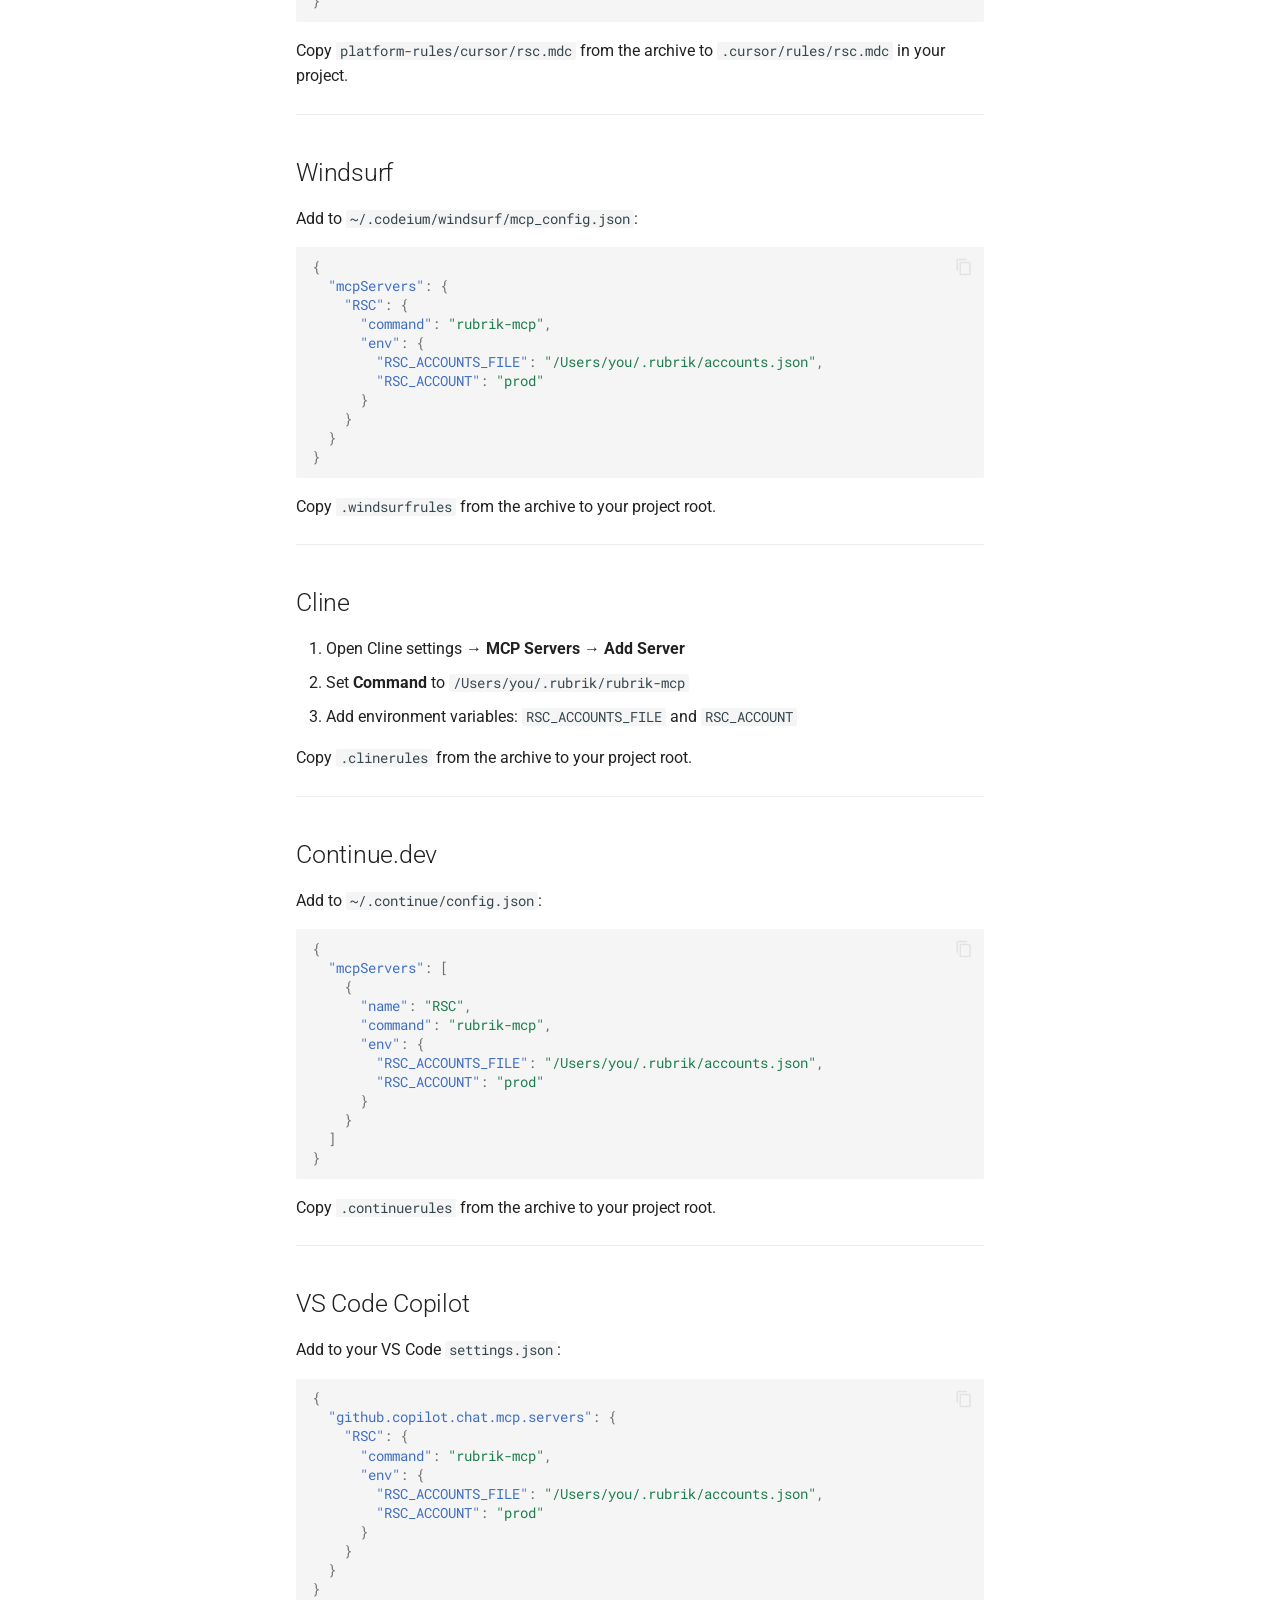
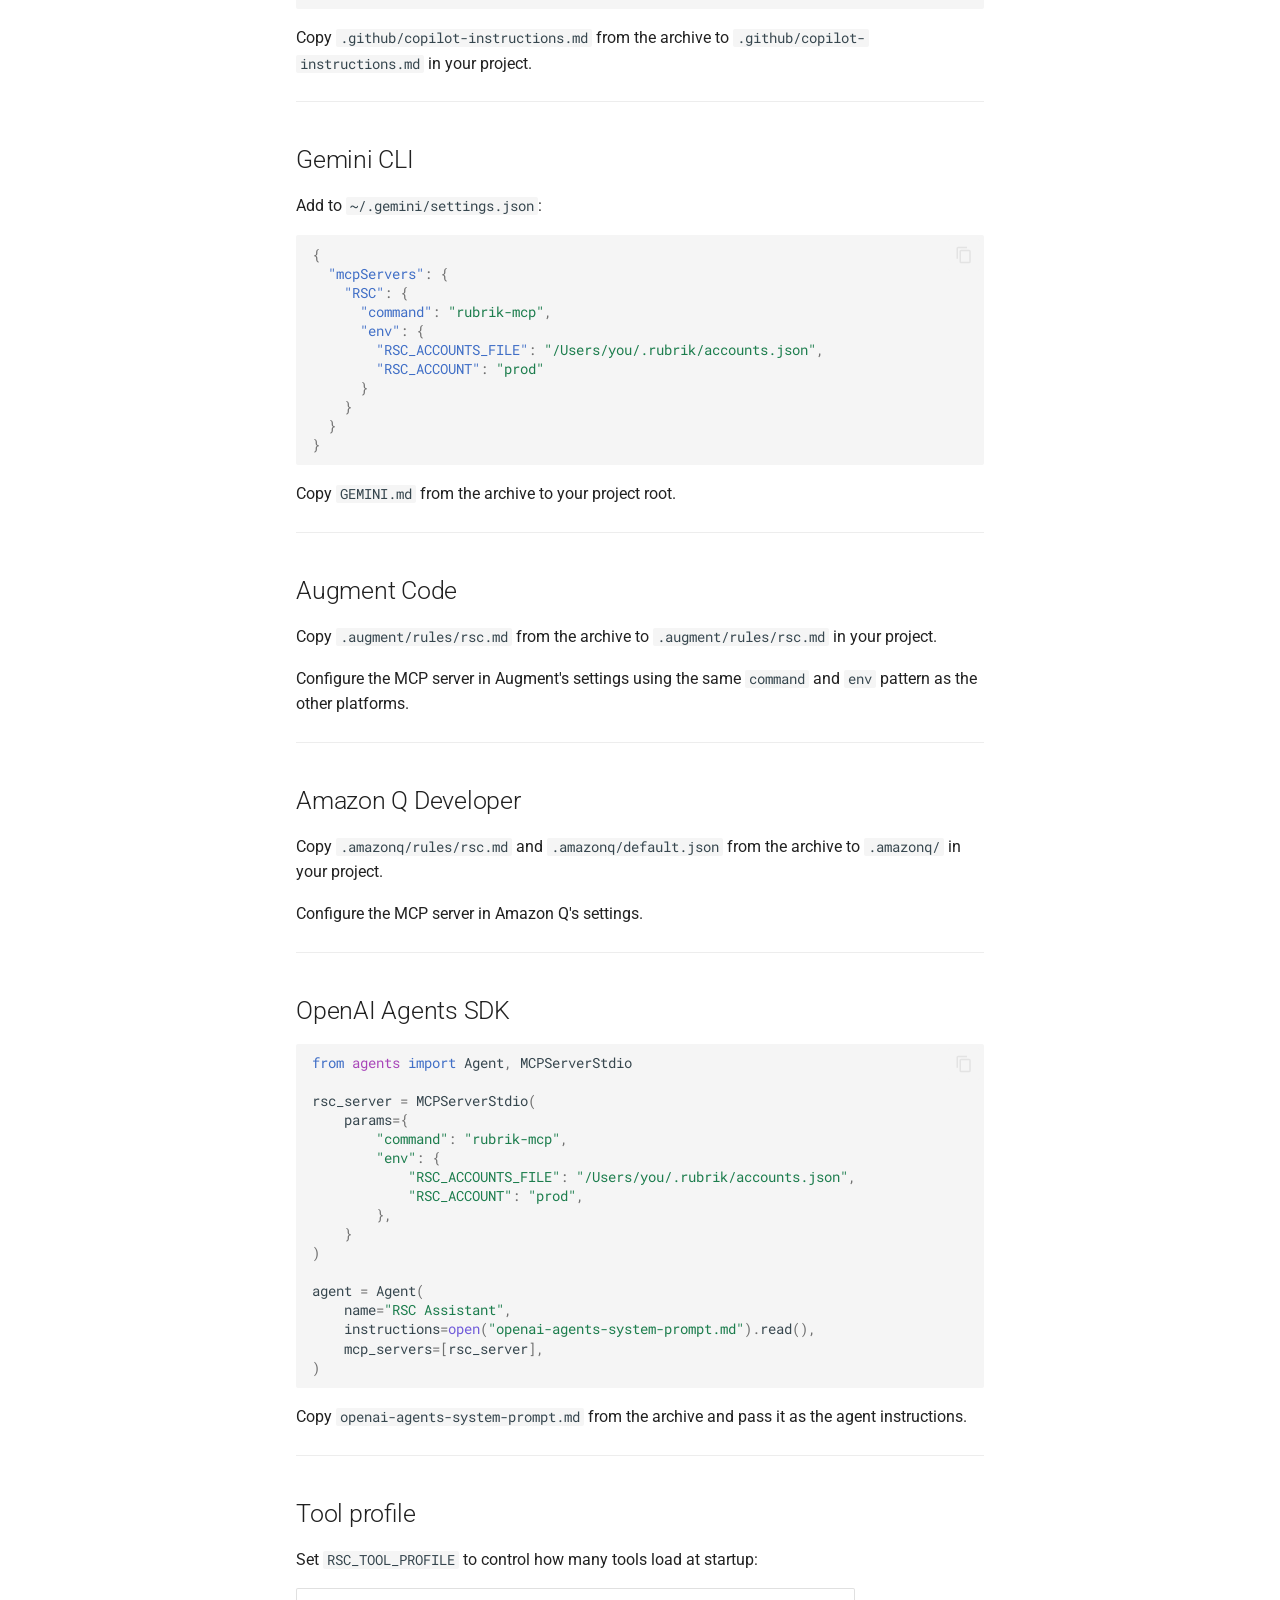
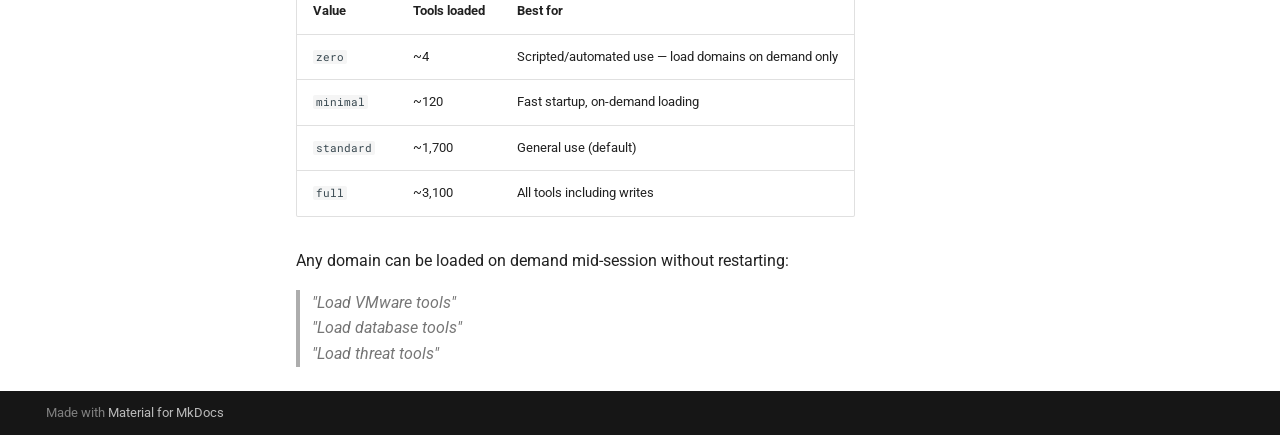
<file: platforms/index.html>
<!doctype html>
<html lang="en" class="no-js">
  <head>
    
      <meta charset="utf-8">
      <meta name="viewport" content="width=device-width,initial-scale=1">
      
        <meta name="description" content="Connect your AI assistant to Rubrik Security Cloud">
      
      
      
        <link rel="canonical" href="https://rubrikinc.github.io/rubrik-mcp/platforms/">
      
      
        <link rel="prev" href="../authentication/">
      
      
        <link rel="next" href="../configuration/">
      
      
        
      
      
      <link rel="icon" href="../assets/images/favicon.png">
      <meta name="generator" content="mkdocs-1.6.1, mkdocs-material-9.7.6">
    
    
      
        <title>Platform Setup - Rubrik MCP Plugin</title>
      
    
    
      <link rel="stylesheet" href="../assets/stylesheets/main.484c7ddc.min.css">
      
        
        <link rel="stylesheet" href="../assets/stylesheets/palette.ab4e12ef.min.css">
      
      


    
    
      
    
    
      
        
        
        <link rel="preconnect" href="https://fonts.gstatic.com" crossorigin>
        <link rel="stylesheet" href="https://fonts.googleapis.com/css?family=Roboto:300,300i,400,400i,700,700i%7CRoboto+Mono:400,400i,700,700i&display=fallback">
        <style>:root{--md-text-font:"Roboto";--md-code-font:"Roboto Mono"}</style>
      
    
    
      <link rel="stylesheet" href="../stylesheets/rubrik.css">
    
    <script>__md_scope=new URL("..",location),__md_hash=e=>[...e].reduce(((e,_)=>(e<<5)-e+_.charCodeAt(0)),0),__md_get=(e,_=localStorage,t=__md_scope)=>JSON.parse(_.getItem(t.pathname+"."+e)),__md_set=(e,_,t=localStorage,a=__md_scope)=>{try{t.setItem(a.pathname+"."+e,JSON.stringify(_))}catch(e){}}</script>
    
      

    
    
  </head>
  
  
    
    
      
    
    
    
    
    <body dir="ltr" data-md-color-scheme="default" data-md-color-primary="custom" data-md-color-accent="custom">
  
    
    <input class="md-toggle" data-md-toggle="drawer" type="checkbox" id="__drawer" autocomplete="off">
    <input class="md-toggle" data-md-toggle="search" type="checkbox" id="__search" autocomplete="off">
    <label class="md-overlay" for="__drawer"></label>
    <div data-md-component="skip">
      
        
        <a href="#platform-setup" class="md-skip">
          Skip to content
        </a>
      
    </div>
    <div data-md-component="announce">
      
    </div>
    
    
      

  

<header class="md-header md-header--shadow" data-md-component="header">
  <nav class="md-header__inner md-grid" aria-label="Header">
    <a href=".." title="Rubrik MCP Plugin" class="md-header__button md-logo" aria-label="Rubrik MCP Plugin" data-md-component="logo">
      
  
  <svg xmlns="http://www.w3.org/2000/svg" viewBox="0 0 24 24"><path d="M12 8a3 3 0 0 0 3-3 3 3 0 0 0-3-3 3 3 0 0 0-3 3 3 3 0 0 0 3 3m0 3.54C9.64 9.35 6.5 8 3 8v11c3.5 0 6.64 1.35 9 3.54 2.36-2.19 5.5-3.54 9-3.54V8c-3.5 0-6.64 1.35-9 3.54"/></svg>

    </a>
    <label class="md-header__button md-icon" for="__drawer">
      
      <svg xmlns="http://www.w3.org/2000/svg" viewBox="0 0 24 24"><path d="M3 6h18v2H3zm0 5h18v2H3zm0 5h18v2H3z"/></svg>
    </label>
    <div class="md-header__title" data-md-component="header-title">
      <div class="md-header__ellipsis">
        <div class="md-header__topic">
          <span class="md-ellipsis">
            Rubrik MCP Plugin
          </span>
        </div>
        <div class="md-header__topic" data-md-component="header-topic">
          <span class="md-ellipsis">
            
              Platform Setup
            
          </span>
        </div>
      </div>
    </div>
    
      
        <form class="md-header__option" data-md-component="palette">
  
    
    
    
    <input class="md-option" data-md-color-media="" data-md-color-scheme="default" data-md-color-primary="custom" data-md-color-accent="custom"  aria-label="Switch to dark mode"  type="radio" name="__palette" id="__palette_0">
    
      <label class="md-header__button md-icon" title="Switch to dark mode" for="__palette_1" hidden>
        <svg xmlns="http://www.w3.org/2000/svg" viewBox="0 0 24 24"><path d="M12 18c-.89 0-1.74-.2-2.5-.55C11.56 16.5 13 14.42 13 12s-1.44-4.5-3.5-5.45C10.26 6.2 11.11 6 12 6a6 6 0 0 1 6 6 6 6 0 0 1-6 6m8-9.31V4h-4.69L12 .69 8.69 4H4v4.69L.69 12 4 15.31V20h4.69L12 23.31 15.31 20H20v-4.69L23.31 12z"/></svg>
      </label>
    
  
    
    
    
    <input class="md-option" data-md-color-media="" data-md-color-scheme="slate" data-md-color-primary="custom" data-md-color-accent="custom"  aria-label="Switch to light mode"  type="radio" name="__palette" id="__palette_1">
    
      <label class="md-header__button md-icon" title="Switch to light mode" for="__palette_0" hidden>
        <svg xmlns="http://www.w3.org/2000/svg" viewBox="0 0 24 24"><path d="M12 8a4 4 0 0 0-4 4 4 4 0 0 0 4 4 4 4 0 0 0 4-4 4 4 0 0 0-4-4m0 10a6 6 0 0 1-6-6 6 6 0 0 1 6-6 6 6 0 0 1 6 6 6 6 0 0 1-6 6m8-9.31V4h-4.69L12 .69 8.69 4H4v4.69L.69 12 4 15.31V20h4.69L12 23.31 15.31 20H20v-4.69L23.31 12z"/></svg>
      </label>
    
  
</form>
      
    
    
      <script>var palette=__md_get("__palette");if(palette&&palette.color){if("(prefers-color-scheme)"===palette.color.media){var media=matchMedia("(prefers-color-scheme: light)"),input=document.querySelector(media.matches?"[data-md-color-media='(prefers-color-scheme: light)']":"[data-md-color-media='(prefers-color-scheme: dark)']");palette.color.media=input.getAttribute("data-md-color-media"),palette.color.scheme=input.getAttribute("data-md-color-scheme"),palette.color.primary=input.getAttribute("data-md-color-primary"),palette.color.accent=input.getAttribute("data-md-color-accent")}for(var[key,value]of Object.entries(palette.color))document.body.setAttribute("data-md-color-"+key,value)}</script>
    
    
    
      
      
        <label class="md-header__button md-icon" for="__search">
          
          <svg xmlns="http://www.w3.org/2000/svg" viewBox="0 0 24 24"><path d="M9.5 3A6.5 6.5 0 0 1 16 9.5c0 1.61-.59 3.09-1.56 4.23l.27.27h.79l5 5-1.5 1.5-5-5v-.79l-.27-.27A6.52 6.52 0 0 1 9.5 16 6.5 6.5 0 0 1 3 9.5 6.5 6.5 0 0 1 9.5 3m0 2C7 5 5 7 5 9.5S7 14 9.5 14 14 12 14 9.5 12 5 9.5 5"/></svg>
        </label>
        <div class="md-search" data-md-component="search" role="dialog">
  <label class="md-search__overlay" for="__search"></label>
  <div class="md-search__inner" role="search">
    <form class="md-search__form" name="search">
      <input type="text" class="md-search__input" name="query" aria-label="Search" placeholder="Search" autocapitalize="off" autocorrect="off" autocomplete="off" spellcheck="false" data-md-component="search-query" required>
      <label class="md-search__icon md-icon" for="__search">
        
        <svg xmlns="http://www.w3.org/2000/svg" viewBox="0 0 24 24"><path d="M9.5 3A6.5 6.5 0 0 1 16 9.5c0 1.61-.59 3.09-1.56 4.23l.27.27h.79l5 5-1.5 1.5-5-5v-.79l-.27-.27A6.52 6.52 0 0 1 9.5 16 6.5 6.5 0 0 1 3 9.5 6.5 6.5 0 0 1 9.5 3m0 2C7 5 5 7 5 9.5S7 14 9.5 14 14 12 14 9.5 12 5 9.5 5"/></svg>
        
        <svg xmlns="http://www.w3.org/2000/svg" viewBox="0 0 24 24"><path d="M20 11v2H8l5.5 5.5-1.42 1.42L4.16 12l7.92-7.92L13.5 5.5 8 11z"/></svg>
      </label>
      <nav class="md-search__options" aria-label="Search">
        
        <button type="reset" class="md-search__icon md-icon" title="Clear" aria-label="Clear" tabindex="-1">
          
          <svg xmlns="http://www.w3.org/2000/svg" viewBox="0 0 24 24"><path d="M19 6.41 17.59 5 12 10.59 6.41 5 5 6.41 10.59 12 5 17.59 6.41 19 12 13.41 17.59 19 19 17.59 13.41 12z"/></svg>
        </button>
      </nav>
      
        <div class="md-search__suggest" data-md-component="search-suggest"></div>
      
    </form>
    <div class="md-search__output">
      <div class="md-search__scrollwrap" tabindex="0" data-md-scrollfix>
        <div class="md-search-result" data-md-component="search-result">
          <div class="md-search-result__meta">
            Initializing search
          </div>
          <ol class="md-search-result__list" role="presentation"></ol>
        </div>
      </div>
    </div>
  </div>
</div>
      
    
    
      <div class="md-header__source">
        <a href="https://github.com/rubrikinc/rubrik-mcp" title="Go to repository" class="md-source" data-md-component="source">
  <div class="md-source__icon md-icon">
    
    <svg xmlns="http://www.w3.org/2000/svg" viewBox="0 0 512 512"><!--! Font Awesome Free 7.1.0 by @fontawesome - https://fontawesome.com License - https://fontawesome.com/license/free (Icons: CC BY 4.0, Fonts: SIL OFL 1.1, Code: MIT License) Copyright 2025 Fonticons, Inc.--><path d="M173.9 397.4c0 2-2.3 3.6-5.2 3.6-3.3.3-5.6-1.3-5.6-3.6 0-2 2.3-3.6 5.2-3.6 3-.3 5.6 1.3 5.6 3.6m-31.1-4.5c-.7 2 1.3 4.3 4.3 4.9 2.6 1 5.6 0 6.2-2s-1.3-4.3-4.3-5.2c-2.6-.7-5.5.3-6.2 2.3m44.2-1.7c-2.9.7-4.9 2.6-4.6 4.9.3 2 2.9 3.3 5.9 2.6 2.9-.7 4.9-2.6 4.6-4.6-.3-1.9-3-3.2-5.9-2.9M252.8 8C114.1 8 8 113.3 8 252c0 110.9 69.8 205.8 169.5 239.2 12.8 2.3 17.3-5.6 17.3-12.1 0-6.2-.3-40.4-.3-61.4 0 0-70 15-84.7-29.8 0 0-11.4-29.1-27.8-36.6 0 0-22.9-15.7 1.6-15.4 0 0 24.9 2 38.6 25.8 21.9 38.6 58.6 27.5 72.9 20.9 2.3-16 8.8-27.1 16-33.7-55.9-6.2-112.3-14.3-112.3-110.5 0-27.5 7.6-41.3 23.6-58.9-2.6-6.5-11.1-33.3 2.6-67.9 20.9-6.5 69 27 69 27 20-5.6 41.5-8.5 62.8-8.5s42.8 2.9 62.8 8.5c0 0 48.1-33.6 69-27 13.7 34.7 5.2 61.4 2.6 67.9 16 17.7 25.8 31.5 25.8 58.9 0 96.5-58.9 104.2-114.8 110.5 9.2 7.9 17 22.9 17 46.4 0 33.7-.3 75.4-.3 83.6 0 6.5 4.6 14.4 17.3 12.1C436.2 457.8 504 362.9 504 252 504 113.3 391.5 8 252.8 8M105.2 352.9c-1.3 1-1 3.3.7 5.2 1.6 1.6 3.9 2.3 5.2 1 1.3-1 1-3.3-.7-5.2-1.6-1.6-3.9-2.3-5.2-1m-10.8-8.1c-.7 1.3.3 2.9 2.3 3.9 1.6 1 3.6.7 4.3-.7.7-1.3-.3-2.9-2.3-3.9-2-.6-3.6-.3-4.3.7m32.4 35.6c-1.6 1.3-1 4.3 1.3 6.2 2.3 2.3 5.2 2.6 6.5 1 1.3-1.3.7-4.3-1.3-6.2-2.2-2.3-5.2-2.6-6.5-1m-11.4-14.7c-1.6 1-1.6 3.6 0 5.9s4.3 3.3 5.6 2.3c1.6-1.3 1.6-3.9 0-6.2-1.4-2.3-4-3.3-5.6-2"/></svg>
  </div>
  <div class="md-source__repository">
    rubrikinc/rubrik-mcp
  </div>
</a>
      </div>
    
  </nav>
  
</header>
    
    <div class="md-container" data-md-component="container">
      
      
        
          
        
      
      <main class="md-main" data-md-component="main">
        <div class="md-main__inner md-grid">
          
            
              
              <div class="md-sidebar md-sidebar--primary" data-md-component="sidebar" data-md-type="navigation" >
                <div class="md-sidebar__scrollwrap">
                  <div class="md-sidebar__inner">
                    



<nav class="md-nav md-nav--primary" aria-label="Navigation" data-md-level="0">
  <label class="md-nav__title" for="__drawer">
    <a href=".." title="Rubrik MCP Plugin" class="md-nav__button md-logo" aria-label="Rubrik MCP Plugin" data-md-component="logo">
      
  
  <svg xmlns="http://www.w3.org/2000/svg" viewBox="0 0 24 24"><path d="M12 8a3 3 0 0 0 3-3 3 3 0 0 0-3-3 3 3 0 0 0-3 3 3 3 0 0 0 3 3m0 3.54C9.64 9.35 6.5 8 3 8v11c3.5 0 6.64 1.35 9 3.54 2.36-2.19 5.5-3.54 9-3.54V8c-3.5 0-6.64 1.35-9 3.54"/></svg>

    </a>
    Rubrik MCP Plugin
  </label>
  
    <div class="md-nav__source">
      <a href="https://github.com/rubrikinc/rubrik-mcp" title="Go to repository" class="md-source" data-md-component="source">
  <div class="md-source__icon md-icon">
    
    <svg xmlns="http://www.w3.org/2000/svg" viewBox="0 0 512 512"><!--! Font Awesome Free 7.1.0 by @fontawesome - https://fontawesome.com License - https://fontawesome.com/license/free (Icons: CC BY 4.0, Fonts: SIL OFL 1.1, Code: MIT License) Copyright 2025 Fonticons, Inc.--><path d="M173.9 397.4c0 2-2.3 3.6-5.2 3.6-3.3.3-5.6-1.3-5.6-3.6 0-2 2.3-3.6 5.2-3.6 3-.3 5.6 1.3 5.6 3.6m-31.1-4.5c-.7 2 1.3 4.3 4.3 4.9 2.6 1 5.6 0 6.2-2s-1.3-4.3-4.3-5.2c-2.6-.7-5.5.3-6.2 2.3m44.2-1.7c-2.9.7-4.9 2.6-4.6 4.9.3 2 2.9 3.3 5.9 2.6 2.9-.7 4.9-2.6 4.6-4.6-.3-1.9-3-3.2-5.9-2.9M252.8 8C114.1 8 8 113.3 8 252c0 110.9 69.8 205.8 169.5 239.2 12.8 2.3 17.3-5.6 17.3-12.1 0-6.2-.3-40.4-.3-61.4 0 0-70 15-84.7-29.8 0 0-11.4-29.1-27.8-36.6 0 0-22.9-15.7 1.6-15.4 0 0 24.9 2 38.6 25.8 21.9 38.6 58.6 27.5 72.9 20.9 2.3-16 8.8-27.1 16-33.7-55.9-6.2-112.3-14.3-112.3-110.5 0-27.5 7.6-41.3 23.6-58.9-2.6-6.5-11.1-33.3 2.6-67.9 20.9-6.5 69 27 69 27 20-5.6 41.5-8.5 62.8-8.5s42.8 2.9 62.8 8.5c0 0 48.1-33.6 69-27 13.7 34.7 5.2 61.4 2.6 67.9 16 17.7 25.8 31.5 25.8 58.9 0 96.5-58.9 104.2-114.8 110.5 9.2 7.9 17 22.9 17 46.4 0 33.7-.3 75.4-.3 83.6 0 6.5 4.6 14.4 17.3 12.1C436.2 457.8 504 362.9 504 252 504 113.3 391.5 8 252.8 8M105.2 352.9c-1.3 1-1 3.3.7 5.2 1.6 1.6 3.9 2.3 5.2 1 1.3-1 1-3.3-.7-5.2-1.6-1.6-3.9-2.3-5.2-1m-10.8-8.1c-.7 1.3.3 2.9 2.3 3.9 1.6 1 3.6.7 4.3-.7.7-1.3-.3-2.9-2.3-3.9-2-.6-3.6-.3-4.3.7m32.4 35.6c-1.6 1.3-1 4.3 1.3 6.2 2.3 2.3 5.2 2.6 6.5 1 1.3-1.3.7-4.3-1.3-6.2-2.2-2.3-5.2-2.6-6.5-1m-11.4-14.7c-1.6 1-1.6 3.6 0 5.9s4.3 3.3 5.6 2.3c1.6-1.3 1.6-3.9 0-6.2-1.4-2.3-4-3.3-5.6-2"/></svg>
  </div>
  <div class="md-source__repository">
    rubrikinc/rubrik-mcp
  </div>
</a>
    </div>
  
  <ul class="md-nav__list" data-md-scrollfix>
    
      
      
  
  
  
  
    <li class="md-nav__item">
      <a href=".." class="md-nav__link">
        
  
  
  <span class="md-ellipsis">
    
  
    Overview
  

    
  </span>
  
  

      </a>
    </li>
  

    
      
      
  
  
    
  
  
  
    
    
    
    
      
        
        
      
    
    
    <li class="md-nav__item md-nav__item--active md-nav__item--section md-nav__item--nested">
      
        
        
        <input class="md-nav__toggle md-toggle " type="checkbox" id="__nav_2" checked>
        
          
          <label class="md-nav__link" for="__nav_2" id="__nav_2_label" tabindex="">
            
  
  
  <span class="md-ellipsis">
    
  
    Getting Started
  

    
  </span>
  
  

            <span class="md-nav__icon md-icon"></span>
          </label>
        
        <nav class="md-nav" data-md-level="1" aria-labelledby="__nav_2_label" aria-expanded="true">
          <label class="md-nav__title" for="__nav_2">
            <span class="md-nav__icon md-icon"></span>
            
  
    Getting Started
  

          </label>
          <ul class="md-nav__list" data-md-scrollfix>
            
              
                
  
  
  
  
    <li class="md-nav__item">
      <a href="../getting-started/" class="md-nav__link">
        
  
  
  <span class="md-ellipsis">
    
  
    Quick Start
  

    
  </span>
  
  

      </a>
    </li>
  

              
            
              
                
  
  
  
  
    <li class="md-nav__item">
      <a href="../authentication/" class="md-nav__link">
        
  
  
  <span class="md-ellipsis">
    
  
    Authentication
  

    
  </span>
  
  

      </a>
    </li>
  

              
            
              
                
  
  
    
  
  
  
    <li class="md-nav__item md-nav__item--active">
      
      <input class="md-nav__toggle md-toggle" type="checkbox" id="__toc">
      
      
        
      
      
        <label class="md-nav__link md-nav__link--active" for="__toc">
          
  
  
  <span class="md-ellipsis">
    
  
    Platform Setup
  

    
  </span>
  
  

          <span class="md-nav__icon md-icon"></span>
        </label>
      
      <a href="./" class="md-nav__link md-nav__link--active">
        
  
  
  <span class="md-ellipsis">
    
  
    Platform Setup
  

    
  </span>
  
  

      </a>
      
        

<nav class="md-nav md-nav--secondary" aria-label="Table of contents">
  
  
  
    
  
  
    <label class="md-nav__title" for="__toc">
      <span class="md-nav__icon md-icon"></span>
      Table of contents
    </label>
    <ul class="md-nav__list" data-md-component="toc" data-md-scrollfix>
      
        <li class="md-nav__item">
  <a href="#command-path" class="md-nav__link">
    <span class="md-ellipsis">
      
        Command path
      
    </span>
  </a>
  
</li>
      
        <li class="md-nav__item">
  <a href="#quick-setup-with-mcpjsonexample" class="md-nav__link">
    <span class="md-ellipsis">
      
        Quick setup with .mcp.json.example
      
    </span>
  </a>
  
</li>
      
        <li class="md-nav__item">
  <a href="#claude-code" class="md-nav__link">
    <span class="md-ellipsis">
      
        Claude Code
      
    </span>
  </a>
  
</li>
      
        <li class="md-nav__item">
  <a href="#cursor" class="md-nav__link">
    <span class="md-ellipsis">
      
        Cursor
      
    </span>
  </a>
  
</li>
      
        <li class="md-nav__item">
  <a href="#windsurf" class="md-nav__link">
    <span class="md-ellipsis">
      
        Windsurf
      
    </span>
  </a>
  
</li>
      
        <li class="md-nav__item">
  <a href="#cline" class="md-nav__link">
    <span class="md-ellipsis">
      
        Cline
      
    </span>
  </a>
  
</li>
      
        <li class="md-nav__item">
  <a href="#continuedev" class="md-nav__link">
    <span class="md-ellipsis">
      
        Continue.dev
      
    </span>
  </a>
  
</li>
      
        <li class="md-nav__item">
  <a href="#vs-code-copilot" class="md-nav__link">
    <span class="md-ellipsis">
      
        VS Code Copilot
      
    </span>
  </a>
  
</li>
      
        <li class="md-nav__item">
  <a href="#gemini-cli" class="md-nav__link">
    <span class="md-ellipsis">
      
        Gemini CLI
      
    </span>
  </a>
  
</li>
      
        <li class="md-nav__item">
  <a href="#augment-code" class="md-nav__link">
    <span class="md-ellipsis">
      
        Augment Code
      
    </span>
  </a>
  
</li>
      
        <li class="md-nav__item">
  <a href="#amazon-q-developer" class="md-nav__link">
    <span class="md-ellipsis">
      
        Amazon Q Developer
      
    </span>
  </a>
  
</li>
      
        <li class="md-nav__item">
  <a href="#openai-agents-sdk" class="md-nav__link">
    <span class="md-ellipsis">
      
        OpenAI Agents SDK
      
    </span>
  </a>
  
</li>
      
        <li class="md-nav__item">
  <a href="#tool-profile" class="md-nav__link">
    <span class="md-ellipsis">
      
        Tool profile
      
    </span>
  </a>
  
</li>
      
    </ul>
  
</nav>
      
    </li>
  

              
            
              
                
  
  
  
  
    <li class="md-nav__item">
      <a href="../configuration/" class="md-nav__link">
        
  
  
  <span class="md-ellipsis">
    
  
    Tool Loading
  

    
  </span>
  
  

      </a>
    </li>
  

              
            
          </ul>
        </nav>
      
    </li>
  

    
      
      
  
  
  
  
    <li class="md-nav__item">
      <a href="../what-can-it-do/" class="md-nav__link">
        
  
  
  <span class="md-ellipsis">
    
  
    What Can It Do
  

    
  </span>
  
  

      </a>
    </li>
  

    
      
      
  
  
  
  
    <li class="md-nav__item">
      <a href="../write-operations/" class="md-nav__link">
        
  
  
  <span class="md-ellipsis">
    
  
    Write Operations
  

    
  </span>
  
  

      </a>
    </li>
  

    
      
      
  
  
  
  
    <li class="md-nav__item">
      <a href="../cli/" class="md-nav__link">
        
  
  
  <span class="md-ellipsis">
    
  
    CLI Reference
  

    
  </span>
  
  

      </a>
    </li>
  

    
      
      
  
  
  
  
    <li class="md-nav__item">
      <a href="../troubleshooting/" class="md-nav__link">
        
  
  
  <span class="md-ellipsis">
    
  
    Troubleshooting
  

    
  </span>
  
  

      </a>
    </li>
  

    
  </ul>
</nav>
                  </div>
                </div>
              </div>
            
            
              
              <div class="md-sidebar md-sidebar--secondary" data-md-component="sidebar" data-md-type="toc" >
                <div class="md-sidebar__scrollwrap">
                  <div class="md-sidebar__inner">
                    

<nav class="md-nav md-nav--secondary" aria-label="Table of contents">
  
  
  
    
  
  
    <label class="md-nav__title" for="__toc">
      <span class="md-nav__icon md-icon"></span>
      Table of contents
    </label>
    <ul class="md-nav__list" data-md-component="toc" data-md-scrollfix>
      
        <li class="md-nav__item">
  <a href="#command-path" class="md-nav__link">
    <span class="md-ellipsis">
      
        Command path
      
    </span>
  </a>
  
</li>
      
        <li class="md-nav__item">
  <a href="#quick-setup-with-mcpjsonexample" class="md-nav__link">
    <span class="md-ellipsis">
      
        Quick setup with .mcp.json.example
      
    </span>
  </a>
  
</li>
      
        <li class="md-nav__item">
  <a href="#claude-code" class="md-nav__link">
    <span class="md-ellipsis">
      
        Claude Code
      
    </span>
  </a>
  
</li>
      
        <li class="md-nav__item">
  <a href="#cursor" class="md-nav__link">
    <span class="md-ellipsis">
      
        Cursor
      
    </span>
  </a>
  
</li>
      
        <li class="md-nav__item">
  <a href="#windsurf" class="md-nav__link">
    <span class="md-ellipsis">
      
        Windsurf
      
    </span>
  </a>
  
</li>
      
        <li class="md-nav__item">
  <a href="#cline" class="md-nav__link">
    <span class="md-ellipsis">
      
        Cline
      
    </span>
  </a>
  
</li>
      
        <li class="md-nav__item">
  <a href="#continuedev" class="md-nav__link">
    <span class="md-ellipsis">
      
        Continue.dev
      
    </span>
  </a>
  
</li>
      
        <li class="md-nav__item">
  <a href="#vs-code-copilot" class="md-nav__link">
    <span class="md-ellipsis">
      
        VS Code Copilot
      
    </span>
  </a>
  
</li>
      
        <li class="md-nav__item">
  <a href="#gemini-cli" class="md-nav__link">
    <span class="md-ellipsis">
      
        Gemini CLI
      
    </span>
  </a>
  
</li>
      
        <li class="md-nav__item">
  <a href="#augment-code" class="md-nav__link">
    <span class="md-ellipsis">
      
        Augment Code
      
    </span>
  </a>
  
</li>
      
        <li class="md-nav__item">
  <a href="#amazon-q-developer" class="md-nav__link">
    <span class="md-ellipsis">
      
        Amazon Q Developer
      
    </span>
  </a>
  
</li>
      
        <li class="md-nav__item">
  <a href="#openai-agents-sdk" class="md-nav__link">
    <span class="md-ellipsis">
      
        OpenAI Agents SDK
      
    </span>
  </a>
  
</li>
      
        <li class="md-nav__item">
  <a href="#tool-profile" class="md-nav__link">
    <span class="md-ellipsis">
      
        Tool profile
      
    </span>
  </a>
  
</li>
      
    </ul>
  
</nav>
                  </div>
                </div>
              </div>
            
          
          
            <div class="md-content" data-md-component="content">
              
              <article class="md-content__inner md-typeset">
                
                  



<h1 id="platform-setup">Platform Setup</h1>
<p>The plugin works with any MCP-compatible AI platform. Each release archive includes a pre-configured rules file for every supported platform.</p>
<hr />
<h2 id="command-path">Command path</h2>
<p>If you installed via <strong>Homebrew or Scoop</strong>, <code>rubrik-mcp</code> is on your PATH — use <code>"command": "rubrik-mcp"</code> in all configs below.</p>
<p>If you installed via the <strong>curl script or direct download</strong>, use the full path: <code>"command": "/Users/you/.rubrik/rubrik-mcp"</code>.</p>
<hr />
<h2 id="quick-setup-with-mcpjsonexample">Quick setup with .mcp.json.example</h2>
<p>Every release archive includes <code>.mcp.json.example</code> — a ready-to-use config for Claude Code. Copy and edit it:</p>
<div class="highlight"><pre><span></span><code><a id="__codelineno-0-1" name="__codelineno-0-1" href="#__codelineno-0-1"></a>cp<span class="w"> </span>.mcp.json.example<span class="w"> </span>~/.mcp.json
</code></pre></div>
<p>Then edit the paths to match your installation.</p>
<hr />
<h2 id="claude-code">Claude Code</h2>
<p><strong>Manual configuration</strong> (<code>.mcp.json</code> in your project root or <code>~/.claude/.mcp.json</code> globally):</p>
<div class="highlight"><pre><span></span><code><a id="__codelineno-1-1" name="__codelineno-1-1" href="#__codelineno-1-1"></a><span class="p">{</span>
<a id="__codelineno-1-2" name="__codelineno-1-2" href="#__codelineno-1-2"></a><span class="w">  </span><span class="nt">&quot;mcpServers&quot;</span><span class="p">:</span><span class="w"> </span><span class="p">{</span>
<a id="__codelineno-1-3" name="__codelineno-1-3" href="#__codelineno-1-3"></a><span class="w">    </span><span class="nt">&quot;RSC&quot;</span><span class="p">:</span><span class="w"> </span><span class="p">{</span>
<a id="__codelineno-1-4" name="__codelineno-1-4" href="#__codelineno-1-4"></a><span class="w">      </span><span class="nt">&quot;command&quot;</span><span class="p">:</span><span class="w"> </span><span class="s2">&quot;rubrik-mcp&quot;</span><span class="p">,</span>
<a id="__codelineno-1-5" name="__codelineno-1-5" href="#__codelineno-1-5"></a><span class="w">      </span><span class="nt">&quot;env&quot;</span><span class="p">:</span><span class="w"> </span><span class="p">{</span>
<a id="__codelineno-1-6" name="__codelineno-1-6" href="#__codelineno-1-6"></a><span class="w">        </span><span class="nt">&quot;RSC_ACCOUNTS_FILE&quot;</span><span class="p">:</span><span class="w"> </span><span class="s2">&quot;/Users/you/.rubrik/accounts.json&quot;</span><span class="p">,</span>
<a id="__codelineno-1-7" name="__codelineno-1-7" href="#__codelineno-1-7"></a><span class="w">        </span><span class="nt">&quot;RSC_ACCOUNT&quot;</span><span class="p">:</span><span class="w"> </span><span class="s2">&quot;prod&quot;</span><span class="p">,</span>
<a id="__codelineno-1-8" name="__codelineno-1-8" href="#__codelineno-1-8"></a><span class="w">        </span><span class="nt">&quot;RSC_TOOL_PROFILE&quot;</span><span class="p">:</span><span class="w"> </span><span class="s2">&quot;standard&quot;</span>
<a id="__codelineno-1-9" name="__codelineno-1-9" href="#__codelineno-1-9"></a><span class="w">      </span><span class="p">}</span>
<a id="__codelineno-1-10" name="__codelineno-1-10" href="#__codelineno-1-10"></a><span class="w">    </span><span class="p">}</span>
<a id="__codelineno-1-11" name="__codelineno-1-11" href="#__codelineno-1-11"></a><span class="w">  </span><span class="p">}</span>
<a id="__codelineno-1-12" name="__codelineno-1-12" href="#__codelineno-1-12"></a><span class="p">}</span>
</code></pre></div>
<p>Claude Code also gets enhanced integration via the included skills and slash commands (<code>/rsc-health</code>, <code>/rsc-incidents</code>, etc.). Copy the <code>skills/</code> and <code>commands/</code> directories from the release archive into your project.</p>
<hr />
<h2 id="cursor">Cursor</h2>
<p>Add to <code>~/.cursor/mcp.json</code>:</p>
<div class="highlight"><pre><span></span><code><a id="__codelineno-2-1" name="__codelineno-2-1" href="#__codelineno-2-1"></a><span class="p">{</span>
<a id="__codelineno-2-2" name="__codelineno-2-2" href="#__codelineno-2-2"></a><span class="w">  </span><span class="nt">&quot;mcpServers&quot;</span><span class="p">:</span><span class="w"> </span><span class="p">{</span>
<a id="__codelineno-2-3" name="__codelineno-2-3" href="#__codelineno-2-3"></a><span class="w">    </span><span class="nt">&quot;RSC&quot;</span><span class="p">:</span><span class="w"> </span><span class="p">{</span>
<a id="__codelineno-2-4" name="__codelineno-2-4" href="#__codelineno-2-4"></a><span class="w">      </span><span class="nt">&quot;command&quot;</span><span class="p">:</span><span class="w"> </span><span class="s2">&quot;rubrik-mcp&quot;</span><span class="p">,</span>
<a id="__codelineno-2-5" name="__codelineno-2-5" href="#__codelineno-2-5"></a><span class="w">      </span><span class="nt">&quot;env&quot;</span><span class="p">:</span><span class="w"> </span><span class="p">{</span>
<a id="__codelineno-2-6" name="__codelineno-2-6" href="#__codelineno-2-6"></a><span class="w">        </span><span class="nt">&quot;RSC_ACCOUNTS_FILE&quot;</span><span class="p">:</span><span class="w"> </span><span class="s2">&quot;/Users/you/.rubrik/accounts.json&quot;</span><span class="p">,</span>
<a id="__codelineno-2-7" name="__codelineno-2-7" href="#__codelineno-2-7"></a><span class="w">        </span><span class="nt">&quot;RSC_ACCOUNT&quot;</span><span class="p">:</span><span class="w"> </span><span class="s2">&quot;prod&quot;</span>
<a id="__codelineno-2-8" name="__codelineno-2-8" href="#__codelineno-2-8"></a><span class="w">      </span><span class="p">}</span>
<a id="__codelineno-2-9" name="__codelineno-2-9" href="#__codelineno-2-9"></a><span class="w">    </span><span class="p">}</span>
<a id="__codelineno-2-10" name="__codelineno-2-10" href="#__codelineno-2-10"></a><span class="w">  </span><span class="p">}</span>
<a id="__codelineno-2-11" name="__codelineno-2-11" href="#__codelineno-2-11"></a><span class="p">}</span>
</code></pre></div>
<p>Copy <code>platform-rules/cursor/rsc.mdc</code> from the archive to <code>.cursor/rules/rsc.mdc</code> in your project.</p>
<hr />
<h2 id="windsurf">Windsurf</h2>
<p>Add to <code>~/.codeium/windsurf/mcp_config.json</code>:</p>
<div class="highlight"><pre><span></span><code><a id="__codelineno-3-1" name="__codelineno-3-1" href="#__codelineno-3-1"></a><span class="p">{</span>
<a id="__codelineno-3-2" name="__codelineno-3-2" href="#__codelineno-3-2"></a><span class="w">  </span><span class="nt">&quot;mcpServers&quot;</span><span class="p">:</span><span class="w"> </span><span class="p">{</span>
<a id="__codelineno-3-3" name="__codelineno-3-3" href="#__codelineno-3-3"></a><span class="w">    </span><span class="nt">&quot;RSC&quot;</span><span class="p">:</span><span class="w"> </span><span class="p">{</span>
<a id="__codelineno-3-4" name="__codelineno-3-4" href="#__codelineno-3-4"></a><span class="w">      </span><span class="nt">&quot;command&quot;</span><span class="p">:</span><span class="w"> </span><span class="s2">&quot;rubrik-mcp&quot;</span><span class="p">,</span>
<a id="__codelineno-3-5" name="__codelineno-3-5" href="#__codelineno-3-5"></a><span class="w">      </span><span class="nt">&quot;env&quot;</span><span class="p">:</span><span class="w"> </span><span class="p">{</span>
<a id="__codelineno-3-6" name="__codelineno-3-6" href="#__codelineno-3-6"></a><span class="w">        </span><span class="nt">&quot;RSC_ACCOUNTS_FILE&quot;</span><span class="p">:</span><span class="w"> </span><span class="s2">&quot;/Users/you/.rubrik/accounts.json&quot;</span><span class="p">,</span>
<a id="__codelineno-3-7" name="__codelineno-3-7" href="#__codelineno-3-7"></a><span class="w">        </span><span class="nt">&quot;RSC_ACCOUNT&quot;</span><span class="p">:</span><span class="w"> </span><span class="s2">&quot;prod&quot;</span>
<a id="__codelineno-3-8" name="__codelineno-3-8" href="#__codelineno-3-8"></a><span class="w">      </span><span class="p">}</span>
<a id="__codelineno-3-9" name="__codelineno-3-9" href="#__codelineno-3-9"></a><span class="w">    </span><span class="p">}</span>
<a id="__codelineno-3-10" name="__codelineno-3-10" href="#__codelineno-3-10"></a><span class="w">  </span><span class="p">}</span>
<a id="__codelineno-3-11" name="__codelineno-3-11" href="#__codelineno-3-11"></a><span class="p">}</span>
</code></pre></div>
<p>Copy <code>.windsurfrules</code> from the archive to your project root.</p>
<hr />
<h2 id="cline">Cline</h2>
<ol>
<li>Open Cline settings → <strong>MCP Servers</strong> → <strong>Add Server</strong></li>
<li>Set <strong>Command</strong> to <code>/Users/you/.rubrik/rubrik-mcp</code></li>
<li>Add environment variables: <code>RSC_ACCOUNTS_FILE</code> and <code>RSC_ACCOUNT</code></li>
</ol>
<p>Copy <code>.clinerules</code> from the archive to your project root.</p>
<hr />
<h2 id="continuedev">Continue.dev</h2>
<p>Add to <code>~/.continue/config.json</code>:</p>
<div class="highlight"><pre><span></span><code><a id="__codelineno-4-1" name="__codelineno-4-1" href="#__codelineno-4-1"></a><span class="p">{</span>
<a id="__codelineno-4-2" name="__codelineno-4-2" href="#__codelineno-4-2"></a><span class="w">  </span><span class="nt">&quot;mcpServers&quot;</span><span class="p">:</span><span class="w"> </span><span class="p">[</span>
<a id="__codelineno-4-3" name="__codelineno-4-3" href="#__codelineno-4-3"></a><span class="w">    </span><span class="p">{</span>
<a id="__codelineno-4-4" name="__codelineno-4-4" href="#__codelineno-4-4"></a><span class="w">      </span><span class="nt">&quot;name&quot;</span><span class="p">:</span><span class="w"> </span><span class="s2">&quot;RSC&quot;</span><span class="p">,</span>
<a id="__codelineno-4-5" name="__codelineno-4-5" href="#__codelineno-4-5"></a><span class="w">      </span><span class="nt">&quot;command&quot;</span><span class="p">:</span><span class="w"> </span><span class="s2">&quot;rubrik-mcp&quot;</span><span class="p">,</span>
<a id="__codelineno-4-6" name="__codelineno-4-6" href="#__codelineno-4-6"></a><span class="w">      </span><span class="nt">&quot;env&quot;</span><span class="p">:</span><span class="w"> </span><span class="p">{</span>
<a id="__codelineno-4-7" name="__codelineno-4-7" href="#__codelineno-4-7"></a><span class="w">        </span><span class="nt">&quot;RSC_ACCOUNTS_FILE&quot;</span><span class="p">:</span><span class="w"> </span><span class="s2">&quot;/Users/you/.rubrik/accounts.json&quot;</span><span class="p">,</span>
<a id="__codelineno-4-8" name="__codelineno-4-8" href="#__codelineno-4-8"></a><span class="w">        </span><span class="nt">&quot;RSC_ACCOUNT&quot;</span><span class="p">:</span><span class="w"> </span><span class="s2">&quot;prod&quot;</span>
<a id="__codelineno-4-9" name="__codelineno-4-9" href="#__codelineno-4-9"></a><span class="w">      </span><span class="p">}</span>
<a id="__codelineno-4-10" name="__codelineno-4-10" href="#__codelineno-4-10"></a><span class="w">    </span><span class="p">}</span>
<a id="__codelineno-4-11" name="__codelineno-4-11" href="#__codelineno-4-11"></a><span class="w">  </span><span class="p">]</span>
<a id="__codelineno-4-12" name="__codelineno-4-12" href="#__codelineno-4-12"></a><span class="p">}</span>
</code></pre></div>
<p>Copy <code>.continuerules</code> from the archive to your project root.</p>
<hr />
<h2 id="vs-code-copilot">VS Code Copilot</h2>
<p>Add to your VS Code <code>settings.json</code>:</p>
<div class="highlight"><pre><span></span><code><a id="__codelineno-5-1" name="__codelineno-5-1" href="#__codelineno-5-1"></a><span class="p">{</span>
<a id="__codelineno-5-2" name="__codelineno-5-2" href="#__codelineno-5-2"></a><span class="w">  </span><span class="nt">&quot;github.copilot.chat.mcp.servers&quot;</span><span class="p">:</span><span class="w"> </span><span class="p">{</span>
<a id="__codelineno-5-3" name="__codelineno-5-3" href="#__codelineno-5-3"></a><span class="w">    </span><span class="nt">&quot;RSC&quot;</span><span class="p">:</span><span class="w"> </span><span class="p">{</span>
<a id="__codelineno-5-4" name="__codelineno-5-4" href="#__codelineno-5-4"></a><span class="w">      </span><span class="nt">&quot;command&quot;</span><span class="p">:</span><span class="w"> </span><span class="s2">&quot;rubrik-mcp&quot;</span><span class="p">,</span>
<a id="__codelineno-5-5" name="__codelineno-5-5" href="#__codelineno-5-5"></a><span class="w">      </span><span class="nt">&quot;env&quot;</span><span class="p">:</span><span class="w"> </span><span class="p">{</span>
<a id="__codelineno-5-6" name="__codelineno-5-6" href="#__codelineno-5-6"></a><span class="w">        </span><span class="nt">&quot;RSC_ACCOUNTS_FILE&quot;</span><span class="p">:</span><span class="w"> </span><span class="s2">&quot;/Users/you/.rubrik/accounts.json&quot;</span><span class="p">,</span>
<a id="__codelineno-5-7" name="__codelineno-5-7" href="#__codelineno-5-7"></a><span class="w">        </span><span class="nt">&quot;RSC_ACCOUNT&quot;</span><span class="p">:</span><span class="w"> </span><span class="s2">&quot;prod&quot;</span>
<a id="__codelineno-5-8" name="__codelineno-5-8" href="#__codelineno-5-8"></a><span class="w">      </span><span class="p">}</span>
<a id="__codelineno-5-9" name="__codelineno-5-9" href="#__codelineno-5-9"></a><span class="w">    </span><span class="p">}</span>
<a id="__codelineno-5-10" name="__codelineno-5-10" href="#__codelineno-5-10"></a><span class="w">  </span><span class="p">}</span>
<a id="__codelineno-5-11" name="__codelineno-5-11" href="#__codelineno-5-11"></a><span class="p">}</span>
</code></pre></div>
<p>Copy <code>.github/copilot-instructions.md</code> from the archive to <code>.github/copilot-instructions.md</code> in your project.</p>
<hr />
<h2 id="gemini-cli">Gemini CLI</h2>
<p>Add to <code>~/.gemini/settings.json</code>:</p>
<div class="highlight"><pre><span></span><code><a id="__codelineno-6-1" name="__codelineno-6-1" href="#__codelineno-6-1"></a><span class="p">{</span>
<a id="__codelineno-6-2" name="__codelineno-6-2" href="#__codelineno-6-2"></a><span class="w">  </span><span class="nt">&quot;mcpServers&quot;</span><span class="p">:</span><span class="w"> </span><span class="p">{</span>
<a id="__codelineno-6-3" name="__codelineno-6-3" href="#__codelineno-6-3"></a><span class="w">    </span><span class="nt">&quot;RSC&quot;</span><span class="p">:</span><span class="w"> </span><span class="p">{</span>
<a id="__codelineno-6-4" name="__codelineno-6-4" href="#__codelineno-6-4"></a><span class="w">      </span><span class="nt">&quot;command&quot;</span><span class="p">:</span><span class="w"> </span><span class="s2">&quot;rubrik-mcp&quot;</span><span class="p">,</span>
<a id="__codelineno-6-5" name="__codelineno-6-5" href="#__codelineno-6-5"></a><span class="w">      </span><span class="nt">&quot;env&quot;</span><span class="p">:</span><span class="w"> </span><span class="p">{</span>
<a id="__codelineno-6-6" name="__codelineno-6-6" href="#__codelineno-6-6"></a><span class="w">        </span><span class="nt">&quot;RSC_ACCOUNTS_FILE&quot;</span><span class="p">:</span><span class="w"> </span><span class="s2">&quot;/Users/you/.rubrik/accounts.json&quot;</span><span class="p">,</span>
<a id="__codelineno-6-7" name="__codelineno-6-7" href="#__codelineno-6-7"></a><span class="w">        </span><span class="nt">&quot;RSC_ACCOUNT&quot;</span><span class="p">:</span><span class="w"> </span><span class="s2">&quot;prod&quot;</span>
<a id="__codelineno-6-8" name="__codelineno-6-8" href="#__codelineno-6-8"></a><span class="w">      </span><span class="p">}</span>
<a id="__codelineno-6-9" name="__codelineno-6-9" href="#__codelineno-6-9"></a><span class="w">    </span><span class="p">}</span>
<a id="__codelineno-6-10" name="__codelineno-6-10" href="#__codelineno-6-10"></a><span class="w">  </span><span class="p">}</span>
<a id="__codelineno-6-11" name="__codelineno-6-11" href="#__codelineno-6-11"></a><span class="p">}</span>
</code></pre></div>
<p>Copy <code>GEMINI.md</code> from the archive to your project root.</p>
<hr />
<h2 id="augment-code">Augment Code</h2>
<p>Copy <code>.augment/rules/rsc.md</code> from the archive to <code>.augment/rules/rsc.md</code> in your project.</p>
<p>Configure the MCP server in Augment's settings using the same <code>command</code> and <code>env</code> pattern as the other platforms.</p>
<hr />
<h2 id="amazon-q-developer">Amazon Q Developer</h2>
<p>Copy <code>.amazonq/rules/rsc.md</code> and <code>.amazonq/default.json</code> from the archive to <code>.amazonq/</code> in your project.</p>
<p>Configure the MCP server in Amazon Q's settings.</p>
<hr />
<h2 id="openai-agents-sdk">OpenAI Agents SDK</h2>
<div class="highlight"><pre><span></span><code><a id="__codelineno-7-1" name="__codelineno-7-1" href="#__codelineno-7-1"></a><span class="kn">from</span><span class="w"> </span><span class="nn">agents</span><span class="w"> </span><span class="kn">import</span> <span class="n">Agent</span><span class="p">,</span> <span class="n">MCPServerStdio</span>
<a id="__codelineno-7-2" name="__codelineno-7-2" href="#__codelineno-7-2"></a>
<a id="__codelineno-7-3" name="__codelineno-7-3" href="#__codelineno-7-3"></a><span class="n">rsc_server</span> <span class="o">=</span> <span class="n">MCPServerStdio</span><span class="p">(</span>
<a id="__codelineno-7-4" name="__codelineno-7-4" href="#__codelineno-7-4"></a>    <span class="n">params</span><span class="o">=</span><span class="p">{</span>
<a id="__codelineno-7-5" name="__codelineno-7-5" href="#__codelineno-7-5"></a>        <span class="s2">&quot;command&quot;</span><span class="p">:</span> <span class="s2">&quot;rubrik-mcp&quot;</span><span class="p">,</span>
<a id="__codelineno-7-6" name="__codelineno-7-6" href="#__codelineno-7-6"></a>        <span class="s2">&quot;env&quot;</span><span class="p">:</span> <span class="p">{</span>
<a id="__codelineno-7-7" name="__codelineno-7-7" href="#__codelineno-7-7"></a>            <span class="s2">&quot;RSC_ACCOUNTS_FILE&quot;</span><span class="p">:</span> <span class="s2">&quot;/Users/you/.rubrik/accounts.json&quot;</span><span class="p">,</span>
<a id="__codelineno-7-8" name="__codelineno-7-8" href="#__codelineno-7-8"></a>            <span class="s2">&quot;RSC_ACCOUNT&quot;</span><span class="p">:</span> <span class="s2">&quot;prod&quot;</span><span class="p">,</span>
<a id="__codelineno-7-9" name="__codelineno-7-9" href="#__codelineno-7-9"></a>        <span class="p">},</span>
<a id="__codelineno-7-10" name="__codelineno-7-10" href="#__codelineno-7-10"></a>    <span class="p">}</span>
<a id="__codelineno-7-11" name="__codelineno-7-11" href="#__codelineno-7-11"></a><span class="p">)</span>
<a id="__codelineno-7-12" name="__codelineno-7-12" href="#__codelineno-7-12"></a>
<a id="__codelineno-7-13" name="__codelineno-7-13" href="#__codelineno-7-13"></a><span class="n">agent</span> <span class="o">=</span> <span class="n">Agent</span><span class="p">(</span>
<a id="__codelineno-7-14" name="__codelineno-7-14" href="#__codelineno-7-14"></a>    <span class="n">name</span><span class="o">=</span><span class="s2">&quot;RSC Assistant&quot;</span><span class="p">,</span>
<a id="__codelineno-7-15" name="__codelineno-7-15" href="#__codelineno-7-15"></a>    <span class="n">instructions</span><span class="o">=</span><span class="nb">open</span><span class="p">(</span><span class="s2">&quot;openai-agents-system-prompt.md&quot;</span><span class="p">)</span><span class="o">.</span><span class="n">read</span><span class="p">(),</span>
<a id="__codelineno-7-16" name="__codelineno-7-16" href="#__codelineno-7-16"></a>    <span class="n">mcp_servers</span><span class="o">=</span><span class="p">[</span><span class="n">rsc_server</span><span class="p">],</span>
<a id="__codelineno-7-17" name="__codelineno-7-17" href="#__codelineno-7-17"></a><span class="p">)</span>
</code></pre></div>
<p>Copy <code>openai-agents-system-prompt.md</code> from the archive and pass it as the agent instructions.</p>
<hr />
<h2 id="tool-profile">Tool profile</h2>
<p>Set <code>RSC_TOOL_PROFILE</code> to control how many tools load at startup:</p>
<table>
<thead>
<tr>
<th>Value</th>
<th>Tools loaded</th>
<th>Best for</th>
</tr>
</thead>
<tbody>
<tr>
<td><code>zero</code></td>
<td>~4</td>
<td>Scripted/automated use — load domains on demand only</td>
</tr>
<tr>
<td><code>minimal</code></td>
<td>~120</td>
<td>Fast startup, on-demand loading</td>
</tr>
<tr>
<td><code>standard</code></td>
<td>~1,700</td>
<td>General use (default)</td>
</tr>
<tr>
<td><code>full</code></td>
<td>~3,100</td>
<td>All tools including writes</td>
</tr>
</tbody>
</table>
<p>Any domain can be loaded on demand mid-session without restarting:</p>
<blockquote>
<p><em>"Load VMware tools"</em><br />
<em>"Load database tools"</em><br />
<em>"Load threat tools"</em></p>
</blockquote>












                
              </article>
            </div>
          
          
<script>var target=document.getElementById(location.hash.slice(1));target&&target.name&&(target.checked=target.name.startsWith("__tabbed_"))</script>
        </div>
        
          <button type="button" class="md-top md-icon" data-md-component="top" hidden>
  
  <svg xmlns="http://www.w3.org/2000/svg" viewBox="0 0 24 24"><path d="M13 20h-2V8l-5.5 5.5-1.42-1.42L12 4.16l7.92 7.92-1.42 1.42L13 8z"/></svg>
  Back to top
</button>
        
      </main>
      
        <footer class="md-footer">
  
  <div class="md-footer-meta md-typeset">
    <div class="md-footer-meta__inner md-grid">
      <div class="md-copyright">
  
  
    Made with
    <a href="https://squidfunk.github.io/mkdocs-material/" target="_blank" rel="noopener">
      Material for MkDocs
    </a>
  
</div>
      
    </div>
  </div>
</footer>
      
    </div>
    <div class="md-dialog" data-md-component="dialog">
      <div class="md-dialog__inner md-typeset"></div>
    </div>
    
    
    
      
      
      <script id="__config" type="application/json">{"annotate": null, "base": "..", "features": ["navigation.sections", "navigation.top", "search.highlight", "search.suggest", "content.code.copy"], "search": "../assets/javascripts/workers/search.2c215733.min.js", "tags": null, "translations": {"clipboard.copied": "Copied to clipboard", "clipboard.copy": "Copy to clipboard", "search.result.more.one": "1 more on this page", "search.result.more.other": "# more on this page", "search.result.none": "No matching documents", "search.result.one": "1 matching document", "search.result.other": "# matching documents", "search.result.placeholder": "Type to start searching", "search.result.term.missing": "Missing", "select.version": "Select version"}, "version": null}</script>
    
    
      <script src="../assets/javascripts/bundle.79ae519e.min.js"></script>
      
    
  </body>
</html>
</file>
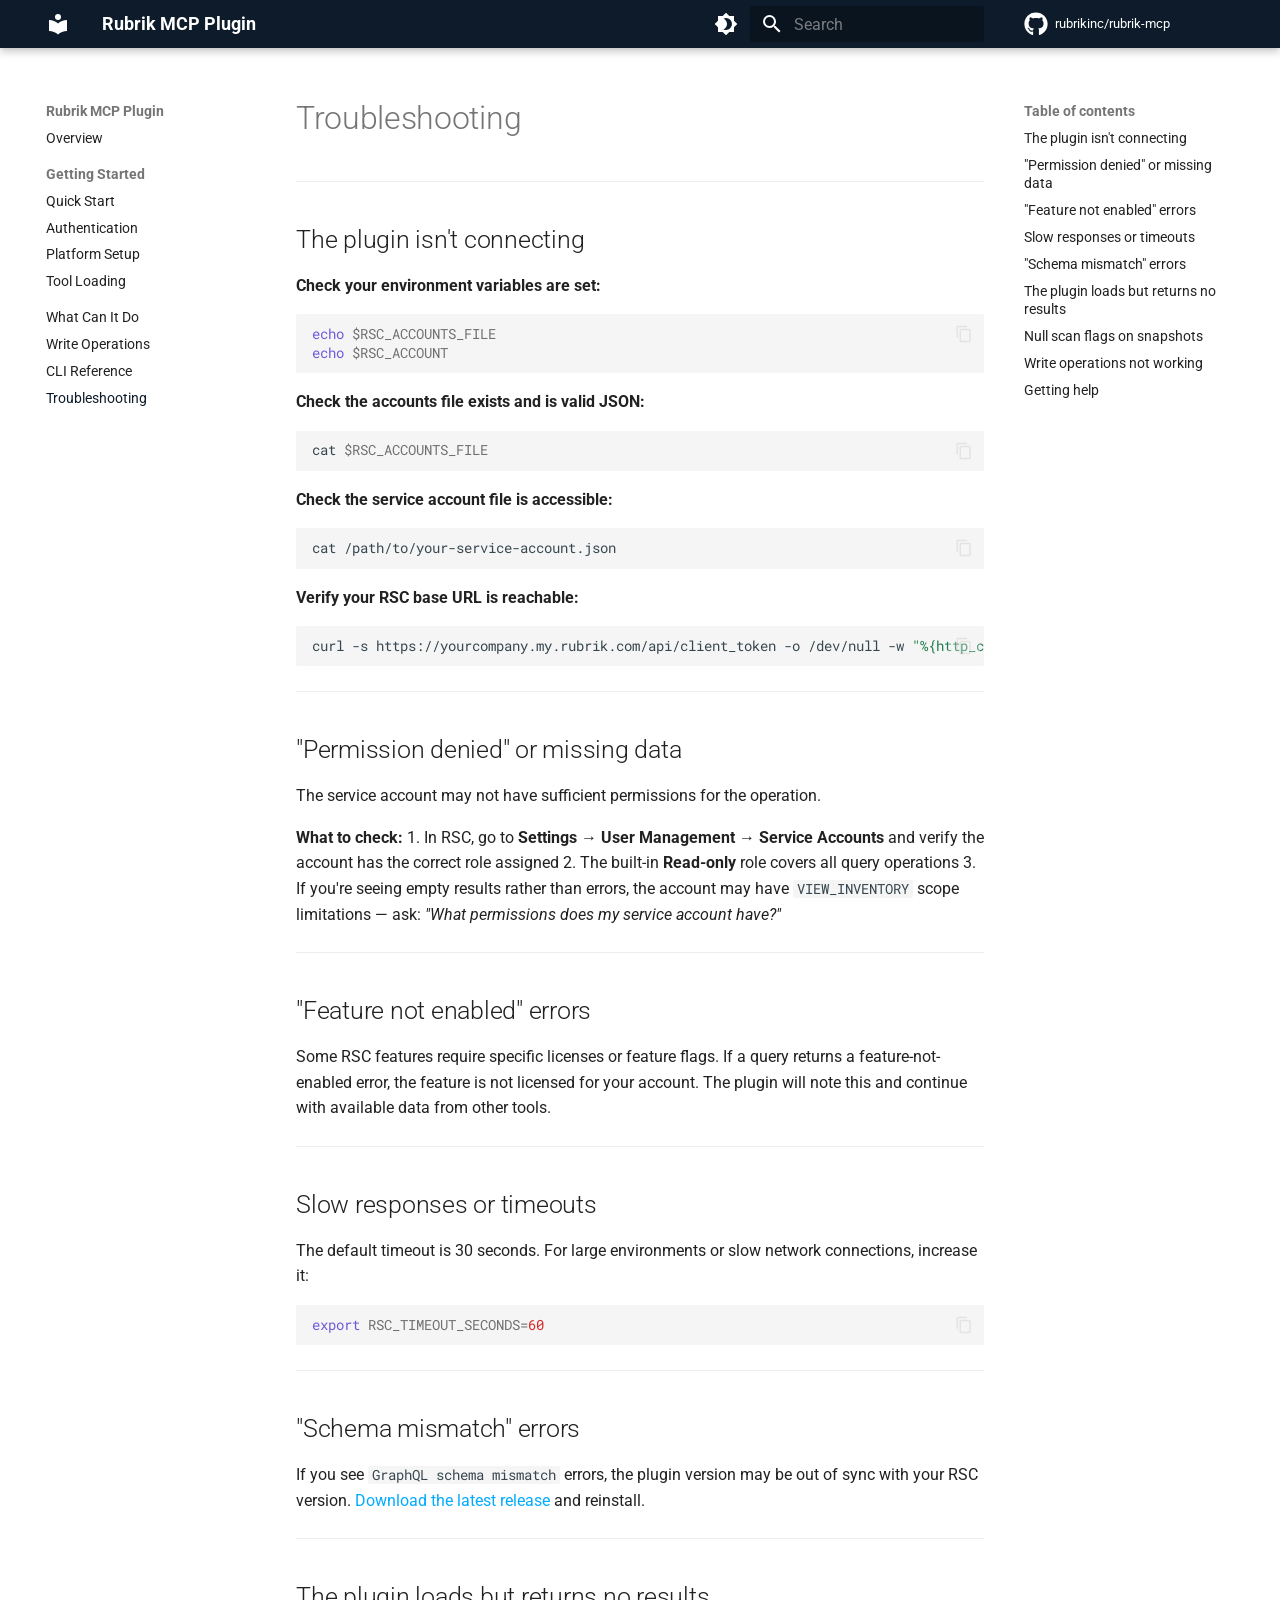
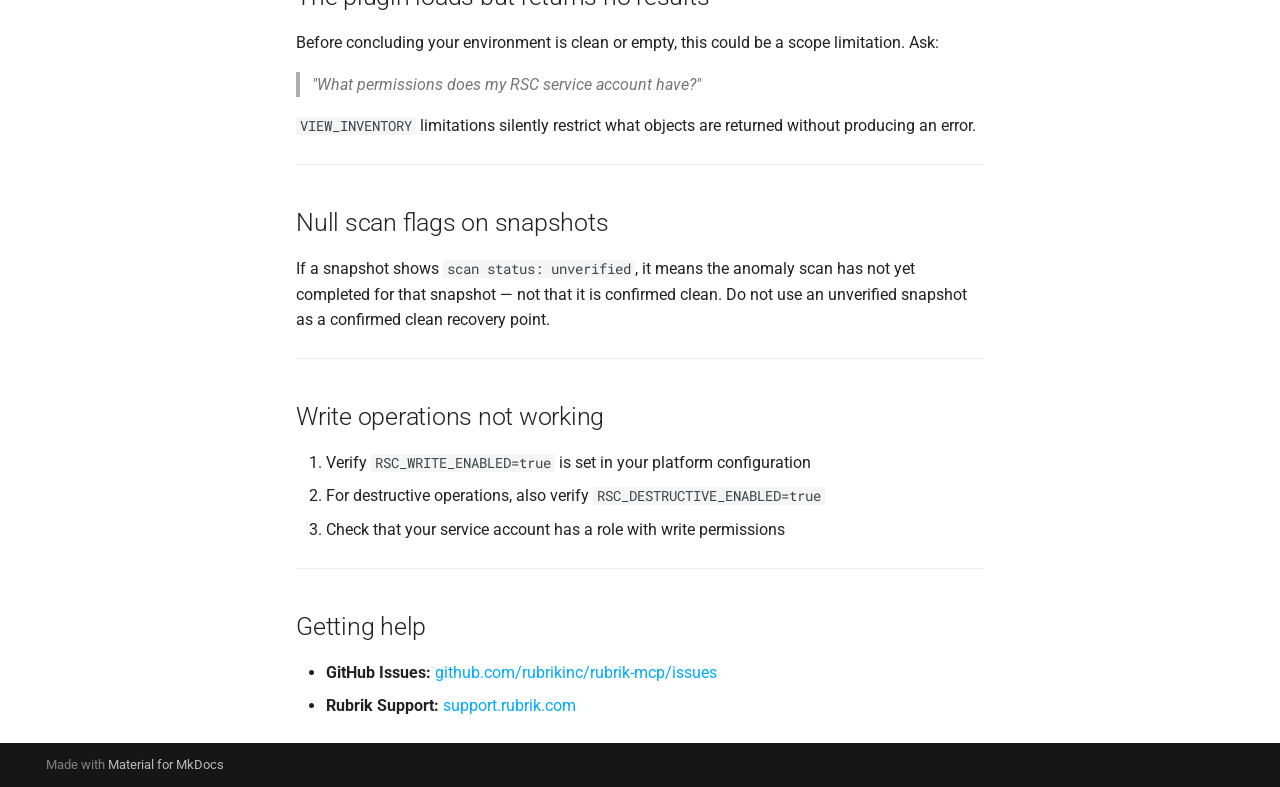
<file: troubleshooting/index.html>
<!doctype html>
<html lang="en" class="no-js">
  <head>
    
      <meta charset="utf-8">
      <meta name="viewport" content="width=device-width,initial-scale=1">
      
        <meta name="description" content="Connect your AI assistant to Rubrik Security Cloud">
      
      
      
        <link rel="canonical" href="https://rubrikinc.github.io/rubrik-mcp/troubleshooting/">
      
      
        <link rel="prev" href="../cli/">
      
      
      
        
      
      
      <link rel="icon" href="../assets/images/favicon.png">
      <meta name="generator" content="mkdocs-1.6.1, mkdocs-material-9.7.6">
    
    
      
        <title>Troubleshooting - Rubrik MCP Plugin</title>
      
    
    
      <link rel="stylesheet" href="../assets/stylesheets/main.484c7ddc.min.css">
      
        
        <link rel="stylesheet" href="../assets/stylesheets/palette.ab4e12ef.min.css">
      
      


    
    
      
    
    
      
        
        
        <link rel="preconnect" href="https://fonts.gstatic.com" crossorigin>
        <link rel="stylesheet" href="https://fonts.googleapis.com/css?family=Roboto:300,300i,400,400i,700,700i%7CRoboto+Mono:400,400i,700,700i&display=fallback">
        <style>:root{--md-text-font:"Roboto";--md-code-font:"Roboto Mono"}</style>
      
    
    
      <link rel="stylesheet" href="../stylesheets/rubrik.css">
    
    <script>__md_scope=new URL("..",location),__md_hash=e=>[...e].reduce(((e,_)=>(e<<5)-e+_.charCodeAt(0)),0),__md_get=(e,_=localStorage,t=__md_scope)=>JSON.parse(_.getItem(t.pathname+"."+e)),__md_set=(e,_,t=localStorage,a=__md_scope)=>{try{t.setItem(a.pathname+"."+e,JSON.stringify(_))}catch(e){}}</script>
    
      

    
    
  </head>
  
  
    
    
      
    
    
    
    
    <body dir="ltr" data-md-color-scheme="default" data-md-color-primary="custom" data-md-color-accent="custom">
  
    
    <input class="md-toggle" data-md-toggle="drawer" type="checkbox" id="__drawer" autocomplete="off">
    <input class="md-toggle" data-md-toggle="search" type="checkbox" id="__search" autocomplete="off">
    <label class="md-overlay" for="__drawer"></label>
    <div data-md-component="skip">
      
        
        <a href="#troubleshooting" class="md-skip">
          Skip to content
        </a>
      
    </div>
    <div data-md-component="announce">
      
    </div>
    
    
      

  

<header class="md-header md-header--shadow" data-md-component="header">
  <nav class="md-header__inner md-grid" aria-label="Header">
    <a href=".." title="Rubrik MCP Plugin" class="md-header__button md-logo" aria-label="Rubrik MCP Plugin" data-md-component="logo">
      
  
  <svg xmlns="http://www.w3.org/2000/svg" viewBox="0 0 24 24"><path d="M12 8a3 3 0 0 0 3-3 3 3 0 0 0-3-3 3 3 0 0 0-3 3 3 3 0 0 0 3 3m0 3.54C9.64 9.35 6.5 8 3 8v11c3.5 0 6.64 1.35 9 3.54 2.36-2.19 5.5-3.54 9-3.54V8c-3.5 0-6.64 1.35-9 3.54"/></svg>

    </a>
    <label class="md-header__button md-icon" for="__drawer">
      
      <svg xmlns="http://www.w3.org/2000/svg" viewBox="0 0 24 24"><path d="M3 6h18v2H3zm0 5h18v2H3zm0 5h18v2H3z"/></svg>
    </label>
    <div class="md-header__title" data-md-component="header-title">
      <div class="md-header__ellipsis">
        <div class="md-header__topic">
          <span class="md-ellipsis">
            Rubrik MCP Plugin
          </span>
        </div>
        <div class="md-header__topic" data-md-component="header-topic">
          <span class="md-ellipsis">
            
              Troubleshooting
            
          </span>
        </div>
      </div>
    </div>
    
      
        <form class="md-header__option" data-md-component="palette">
  
    
    
    
    <input class="md-option" data-md-color-media="" data-md-color-scheme="default" data-md-color-primary="custom" data-md-color-accent="custom"  aria-label="Switch to dark mode"  type="radio" name="__palette" id="__palette_0">
    
      <label class="md-header__button md-icon" title="Switch to dark mode" for="__palette_1" hidden>
        <svg xmlns="http://www.w3.org/2000/svg" viewBox="0 0 24 24"><path d="M12 18c-.89 0-1.74-.2-2.5-.55C11.56 16.5 13 14.42 13 12s-1.44-4.5-3.5-5.45C10.26 6.2 11.11 6 12 6a6 6 0 0 1 6 6 6 6 0 0 1-6 6m8-9.31V4h-4.69L12 .69 8.69 4H4v4.69L.69 12 4 15.31V20h4.69L12 23.31 15.31 20H20v-4.69L23.31 12z"/></svg>
      </label>
    
  
    
    
    
    <input class="md-option" data-md-color-media="" data-md-color-scheme="slate" data-md-color-primary="custom" data-md-color-accent="custom"  aria-label="Switch to light mode"  type="radio" name="__palette" id="__palette_1">
    
      <label class="md-header__button md-icon" title="Switch to light mode" for="__palette_0" hidden>
        <svg xmlns="http://www.w3.org/2000/svg" viewBox="0 0 24 24"><path d="M12 8a4 4 0 0 0-4 4 4 4 0 0 0 4 4 4 4 0 0 0 4-4 4 4 0 0 0-4-4m0 10a6 6 0 0 1-6-6 6 6 0 0 1 6-6 6 6 0 0 1 6 6 6 6 0 0 1-6 6m8-9.31V4h-4.69L12 .69 8.69 4H4v4.69L.69 12 4 15.31V20h4.69L12 23.31 15.31 20H20v-4.69L23.31 12z"/></svg>
      </label>
    
  
</form>
      
    
    
      <script>var palette=__md_get("__palette");if(palette&&palette.color){if("(prefers-color-scheme)"===palette.color.media){var media=matchMedia("(prefers-color-scheme: light)"),input=document.querySelector(media.matches?"[data-md-color-media='(prefers-color-scheme: light)']":"[data-md-color-media='(prefers-color-scheme: dark)']");palette.color.media=input.getAttribute("data-md-color-media"),palette.color.scheme=input.getAttribute("data-md-color-scheme"),palette.color.primary=input.getAttribute("data-md-color-primary"),palette.color.accent=input.getAttribute("data-md-color-accent")}for(var[key,value]of Object.entries(palette.color))document.body.setAttribute("data-md-color-"+key,value)}</script>
    
    
    
      
      
        <label class="md-header__button md-icon" for="__search">
          
          <svg xmlns="http://www.w3.org/2000/svg" viewBox="0 0 24 24"><path d="M9.5 3A6.5 6.5 0 0 1 16 9.5c0 1.61-.59 3.09-1.56 4.23l.27.27h.79l5 5-1.5 1.5-5-5v-.79l-.27-.27A6.52 6.52 0 0 1 9.5 16 6.5 6.5 0 0 1 3 9.5 6.5 6.5 0 0 1 9.5 3m0 2C7 5 5 7 5 9.5S7 14 9.5 14 14 12 14 9.5 12 5 9.5 5"/></svg>
        </label>
        <div class="md-search" data-md-component="search" role="dialog">
  <label class="md-search__overlay" for="__search"></label>
  <div class="md-search__inner" role="search">
    <form class="md-search__form" name="search">
      <input type="text" class="md-search__input" name="query" aria-label="Search" placeholder="Search" autocapitalize="off" autocorrect="off" autocomplete="off" spellcheck="false" data-md-component="search-query" required>
      <label class="md-search__icon md-icon" for="__search">
        
        <svg xmlns="http://www.w3.org/2000/svg" viewBox="0 0 24 24"><path d="M9.5 3A6.5 6.5 0 0 1 16 9.5c0 1.61-.59 3.09-1.56 4.23l.27.27h.79l5 5-1.5 1.5-5-5v-.79l-.27-.27A6.52 6.52 0 0 1 9.5 16 6.5 6.5 0 0 1 3 9.5 6.5 6.5 0 0 1 9.5 3m0 2C7 5 5 7 5 9.5S7 14 9.5 14 14 12 14 9.5 12 5 9.5 5"/></svg>
        
        <svg xmlns="http://www.w3.org/2000/svg" viewBox="0 0 24 24"><path d="M20 11v2H8l5.5 5.5-1.42 1.42L4.16 12l7.92-7.92L13.5 5.5 8 11z"/></svg>
      </label>
      <nav class="md-search__options" aria-label="Search">
        
        <button type="reset" class="md-search__icon md-icon" title="Clear" aria-label="Clear" tabindex="-1">
          
          <svg xmlns="http://www.w3.org/2000/svg" viewBox="0 0 24 24"><path d="M19 6.41 17.59 5 12 10.59 6.41 5 5 6.41 10.59 12 5 17.59 6.41 19 12 13.41 17.59 19 19 17.59 13.41 12z"/></svg>
        </button>
      </nav>
      
        <div class="md-search__suggest" data-md-component="search-suggest"></div>
      
    </form>
    <div class="md-search__output">
      <div class="md-search__scrollwrap" tabindex="0" data-md-scrollfix>
        <div class="md-search-result" data-md-component="search-result">
          <div class="md-search-result__meta">
            Initializing search
          </div>
          <ol class="md-search-result__list" role="presentation"></ol>
        </div>
      </div>
    </div>
  </div>
</div>
      
    
    
      <div class="md-header__source">
        <a href="https://github.com/rubrikinc/rubrik-mcp" title="Go to repository" class="md-source" data-md-component="source">
  <div class="md-source__icon md-icon">
    
    <svg xmlns="http://www.w3.org/2000/svg" viewBox="0 0 512 512"><!--! Font Awesome Free 7.1.0 by @fontawesome - https://fontawesome.com License - https://fontawesome.com/license/free (Icons: CC BY 4.0, Fonts: SIL OFL 1.1, Code: MIT License) Copyright 2025 Fonticons, Inc.--><path d="M173.9 397.4c0 2-2.3 3.6-5.2 3.6-3.3.3-5.6-1.3-5.6-3.6 0-2 2.3-3.6 5.2-3.6 3-.3 5.6 1.3 5.6 3.6m-31.1-4.5c-.7 2 1.3 4.3 4.3 4.9 2.6 1 5.6 0 6.2-2s-1.3-4.3-4.3-5.2c-2.6-.7-5.5.3-6.2 2.3m44.2-1.7c-2.9.7-4.9 2.6-4.6 4.9.3 2 2.9 3.3 5.9 2.6 2.9-.7 4.9-2.6 4.6-4.6-.3-1.9-3-3.2-5.9-2.9M252.8 8C114.1 8 8 113.3 8 252c0 110.9 69.8 205.8 169.5 239.2 12.8 2.3 17.3-5.6 17.3-12.1 0-6.2-.3-40.4-.3-61.4 0 0-70 15-84.7-29.8 0 0-11.4-29.1-27.8-36.6 0 0-22.9-15.7 1.6-15.4 0 0 24.9 2 38.6 25.8 21.9 38.6 58.6 27.5 72.9 20.9 2.3-16 8.8-27.1 16-33.7-55.9-6.2-112.3-14.3-112.3-110.5 0-27.5 7.6-41.3 23.6-58.9-2.6-6.5-11.1-33.3 2.6-67.9 20.9-6.5 69 27 69 27 20-5.6 41.5-8.5 62.8-8.5s42.8 2.9 62.8 8.5c0 0 48.1-33.6 69-27 13.7 34.7 5.2 61.4 2.6 67.9 16 17.7 25.8 31.5 25.8 58.9 0 96.5-58.9 104.2-114.8 110.5 9.2 7.9 17 22.9 17 46.4 0 33.7-.3 75.4-.3 83.6 0 6.5 4.6 14.4 17.3 12.1C436.2 457.8 504 362.9 504 252 504 113.3 391.5 8 252.8 8M105.2 352.9c-1.3 1-1 3.3.7 5.2 1.6 1.6 3.9 2.3 5.2 1 1.3-1 1-3.3-.7-5.2-1.6-1.6-3.9-2.3-5.2-1m-10.8-8.1c-.7 1.3.3 2.9 2.3 3.9 1.6 1 3.6.7 4.3-.7.7-1.3-.3-2.9-2.3-3.9-2-.6-3.6-.3-4.3.7m32.4 35.6c-1.6 1.3-1 4.3 1.3 6.2 2.3 2.3 5.2 2.6 6.5 1 1.3-1.3.7-4.3-1.3-6.2-2.2-2.3-5.2-2.6-6.5-1m-11.4-14.7c-1.6 1-1.6 3.6 0 5.9s4.3 3.3 5.6 2.3c1.6-1.3 1.6-3.9 0-6.2-1.4-2.3-4-3.3-5.6-2"/></svg>
  </div>
  <div class="md-source__repository">
    rubrikinc/rubrik-mcp
  </div>
</a>
      </div>
    
  </nav>
  
</header>
    
    <div class="md-container" data-md-component="container">
      
      
        
          
        
      
      <main class="md-main" data-md-component="main">
        <div class="md-main__inner md-grid">
          
            
              
              <div class="md-sidebar md-sidebar--primary" data-md-component="sidebar" data-md-type="navigation" >
                <div class="md-sidebar__scrollwrap">
                  <div class="md-sidebar__inner">
                    



<nav class="md-nav md-nav--primary" aria-label="Navigation" data-md-level="0">
  <label class="md-nav__title" for="__drawer">
    <a href=".." title="Rubrik MCP Plugin" class="md-nav__button md-logo" aria-label="Rubrik MCP Plugin" data-md-component="logo">
      
  
  <svg xmlns="http://www.w3.org/2000/svg" viewBox="0 0 24 24"><path d="M12 8a3 3 0 0 0 3-3 3 3 0 0 0-3-3 3 3 0 0 0-3 3 3 3 0 0 0 3 3m0 3.54C9.64 9.35 6.5 8 3 8v11c3.5 0 6.64 1.35 9 3.54 2.36-2.19 5.5-3.54 9-3.54V8c-3.5 0-6.64 1.35-9 3.54"/></svg>

    </a>
    Rubrik MCP Plugin
  </label>
  
    <div class="md-nav__source">
      <a href="https://github.com/rubrikinc/rubrik-mcp" title="Go to repository" class="md-source" data-md-component="source">
  <div class="md-source__icon md-icon">
    
    <svg xmlns="http://www.w3.org/2000/svg" viewBox="0 0 512 512"><!--! Font Awesome Free 7.1.0 by @fontawesome - https://fontawesome.com License - https://fontawesome.com/license/free (Icons: CC BY 4.0, Fonts: SIL OFL 1.1, Code: MIT License) Copyright 2025 Fonticons, Inc.--><path d="M173.9 397.4c0 2-2.3 3.6-5.2 3.6-3.3.3-5.6-1.3-5.6-3.6 0-2 2.3-3.6 5.2-3.6 3-.3 5.6 1.3 5.6 3.6m-31.1-4.5c-.7 2 1.3 4.3 4.3 4.9 2.6 1 5.6 0 6.2-2s-1.3-4.3-4.3-5.2c-2.6-.7-5.5.3-6.2 2.3m44.2-1.7c-2.9.7-4.9 2.6-4.6 4.9.3 2 2.9 3.3 5.9 2.6 2.9-.7 4.9-2.6 4.6-4.6-.3-1.9-3-3.2-5.9-2.9M252.8 8C114.1 8 8 113.3 8 252c0 110.9 69.8 205.8 169.5 239.2 12.8 2.3 17.3-5.6 17.3-12.1 0-6.2-.3-40.4-.3-61.4 0 0-70 15-84.7-29.8 0 0-11.4-29.1-27.8-36.6 0 0-22.9-15.7 1.6-15.4 0 0 24.9 2 38.6 25.8 21.9 38.6 58.6 27.5 72.9 20.9 2.3-16 8.8-27.1 16-33.7-55.9-6.2-112.3-14.3-112.3-110.5 0-27.5 7.6-41.3 23.6-58.9-2.6-6.5-11.1-33.3 2.6-67.9 20.9-6.5 69 27 69 27 20-5.6 41.5-8.5 62.8-8.5s42.8 2.9 62.8 8.5c0 0 48.1-33.6 69-27 13.7 34.7 5.2 61.4 2.6 67.9 16 17.7 25.8 31.5 25.8 58.9 0 96.5-58.9 104.2-114.8 110.5 9.2 7.9 17 22.9 17 46.4 0 33.7-.3 75.4-.3 83.6 0 6.5 4.6 14.4 17.3 12.1C436.2 457.8 504 362.9 504 252 504 113.3 391.5 8 252.8 8M105.2 352.9c-1.3 1-1 3.3.7 5.2 1.6 1.6 3.9 2.3 5.2 1 1.3-1 1-3.3-.7-5.2-1.6-1.6-3.9-2.3-5.2-1m-10.8-8.1c-.7 1.3.3 2.9 2.3 3.9 1.6 1 3.6.7 4.3-.7.7-1.3-.3-2.9-2.3-3.9-2-.6-3.6-.3-4.3.7m32.4 35.6c-1.6 1.3-1 4.3 1.3 6.2 2.3 2.3 5.2 2.6 6.5 1 1.3-1.3.7-4.3-1.3-6.2-2.2-2.3-5.2-2.6-6.5-1m-11.4-14.7c-1.6 1-1.6 3.6 0 5.9s4.3 3.3 5.6 2.3c1.6-1.3 1.6-3.9 0-6.2-1.4-2.3-4-3.3-5.6-2"/></svg>
  </div>
  <div class="md-source__repository">
    rubrikinc/rubrik-mcp
  </div>
</a>
    </div>
  
  <ul class="md-nav__list" data-md-scrollfix>
    
      
      
  
  
  
  
    <li class="md-nav__item">
      <a href=".." class="md-nav__link">
        
  
  
  <span class="md-ellipsis">
    
  
    Overview
  

    
  </span>
  
  

      </a>
    </li>
  

    
      
      
  
  
  
  
    
    
    
    
      
        
        
      
    
    
    <li class="md-nav__item md-nav__item--section md-nav__item--nested">
      
        
        
        <input class="md-nav__toggle md-toggle " type="checkbox" id="__nav_2" >
        
          
          <label class="md-nav__link" for="__nav_2" id="__nav_2_label" tabindex="">
            
  
  
  <span class="md-ellipsis">
    
  
    Getting Started
  

    
  </span>
  
  

            <span class="md-nav__icon md-icon"></span>
          </label>
        
        <nav class="md-nav" data-md-level="1" aria-labelledby="__nav_2_label" aria-expanded="false">
          <label class="md-nav__title" for="__nav_2">
            <span class="md-nav__icon md-icon"></span>
            
  
    Getting Started
  

          </label>
          <ul class="md-nav__list" data-md-scrollfix>
            
              
                
  
  
  
  
    <li class="md-nav__item">
      <a href="../getting-started/" class="md-nav__link">
        
  
  
  <span class="md-ellipsis">
    
  
    Quick Start
  

    
  </span>
  
  

      </a>
    </li>
  

              
            
              
                
  
  
  
  
    <li class="md-nav__item">
      <a href="../authentication/" class="md-nav__link">
        
  
  
  <span class="md-ellipsis">
    
  
    Authentication
  

    
  </span>
  
  

      </a>
    </li>
  

              
            
              
                
  
  
  
  
    <li class="md-nav__item">
      <a href="../platforms/" class="md-nav__link">
        
  
  
  <span class="md-ellipsis">
    
  
    Platform Setup
  

    
  </span>
  
  

      </a>
    </li>
  

              
            
              
                
  
  
  
  
    <li class="md-nav__item">
      <a href="../configuration/" class="md-nav__link">
        
  
  
  <span class="md-ellipsis">
    
  
    Tool Loading
  

    
  </span>
  
  

      </a>
    </li>
  

              
            
          </ul>
        </nav>
      
    </li>
  

    
      
      
  
  
  
  
    <li class="md-nav__item">
      <a href="../what-can-it-do/" class="md-nav__link">
        
  
  
  <span class="md-ellipsis">
    
  
    What Can It Do
  

    
  </span>
  
  

      </a>
    </li>
  

    
      
      
  
  
  
  
    <li class="md-nav__item">
      <a href="../write-operations/" class="md-nav__link">
        
  
  
  <span class="md-ellipsis">
    
  
    Write Operations
  

    
  </span>
  
  

      </a>
    </li>
  

    
      
      
  
  
  
  
    <li class="md-nav__item">
      <a href="../cli/" class="md-nav__link">
        
  
  
  <span class="md-ellipsis">
    
  
    CLI Reference
  

    
  </span>
  
  

      </a>
    </li>
  

    
      
      
  
  
    
  
  
  
    <li class="md-nav__item md-nav__item--active">
      
      <input class="md-nav__toggle md-toggle" type="checkbox" id="__toc">
      
      
        
      
      
        <label class="md-nav__link md-nav__link--active" for="__toc">
          
  
  
  <span class="md-ellipsis">
    
  
    Troubleshooting
  

    
  </span>
  
  

          <span class="md-nav__icon md-icon"></span>
        </label>
      
      <a href="./" class="md-nav__link md-nav__link--active">
        
  
  
  <span class="md-ellipsis">
    
  
    Troubleshooting
  

    
  </span>
  
  

      </a>
      
        

<nav class="md-nav md-nav--secondary" aria-label="Table of contents">
  
  
  
    
  
  
    <label class="md-nav__title" for="__toc">
      <span class="md-nav__icon md-icon"></span>
      Table of contents
    </label>
    <ul class="md-nav__list" data-md-component="toc" data-md-scrollfix>
      
        <li class="md-nav__item">
  <a href="#the-plugin-isnt-connecting" class="md-nav__link">
    <span class="md-ellipsis">
      
        The plugin isn't connecting
      
    </span>
  </a>
  
</li>
      
        <li class="md-nav__item">
  <a href="#permission-denied-or-missing-data" class="md-nav__link">
    <span class="md-ellipsis">
      
        "Permission denied" or missing data
      
    </span>
  </a>
  
</li>
      
        <li class="md-nav__item">
  <a href="#feature-not-enabled-errors" class="md-nav__link">
    <span class="md-ellipsis">
      
        "Feature not enabled" errors
      
    </span>
  </a>
  
</li>
      
        <li class="md-nav__item">
  <a href="#slow-responses-or-timeouts" class="md-nav__link">
    <span class="md-ellipsis">
      
        Slow responses or timeouts
      
    </span>
  </a>
  
</li>
      
        <li class="md-nav__item">
  <a href="#schema-mismatch-errors" class="md-nav__link">
    <span class="md-ellipsis">
      
        "Schema mismatch" errors
      
    </span>
  </a>
  
</li>
      
        <li class="md-nav__item">
  <a href="#the-plugin-loads-but-returns-no-results" class="md-nav__link">
    <span class="md-ellipsis">
      
        The plugin loads but returns no results
      
    </span>
  </a>
  
</li>
      
        <li class="md-nav__item">
  <a href="#null-scan-flags-on-snapshots" class="md-nav__link">
    <span class="md-ellipsis">
      
        Null scan flags on snapshots
      
    </span>
  </a>
  
</li>
      
        <li class="md-nav__item">
  <a href="#write-operations-not-working" class="md-nav__link">
    <span class="md-ellipsis">
      
        Write operations not working
      
    </span>
  </a>
  
</li>
      
        <li class="md-nav__item">
  <a href="#getting-help" class="md-nav__link">
    <span class="md-ellipsis">
      
        Getting help
      
    </span>
  </a>
  
</li>
      
    </ul>
  
</nav>
      
    </li>
  

    
  </ul>
</nav>
                  </div>
                </div>
              </div>
            
            
              
              <div class="md-sidebar md-sidebar--secondary" data-md-component="sidebar" data-md-type="toc" >
                <div class="md-sidebar__scrollwrap">
                  <div class="md-sidebar__inner">
                    

<nav class="md-nav md-nav--secondary" aria-label="Table of contents">
  
  
  
    
  
  
    <label class="md-nav__title" for="__toc">
      <span class="md-nav__icon md-icon"></span>
      Table of contents
    </label>
    <ul class="md-nav__list" data-md-component="toc" data-md-scrollfix>
      
        <li class="md-nav__item">
  <a href="#the-plugin-isnt-connecting" class="md-nav__link">
    <span class="md-ellipsis">
      
        The plugin isn't connecting
      
    </span>
  </a>
  
</li>
      
        <li class="md-nav__item">
  <a href="#permission-denied-or-missing-data" class="md-nav__link">
    <span class="md-ellipsis">
      
        "Permission denied" or missing data
      
    </span>
  </a>
  
</li>
      
        <li class="md-nav__item">
  <a href="#feature-not-enabled-errors" class="md-nav__link">
    <span class="md-ellipsis">
      
        "Feature not enabled" errors
      
    </span>
  </a>
  
</li>
      
        <li class="md-nav__item">
  <a href="#slow-responses-or-timeouts" class="md-nav__link">
    <span class="md-ellipsis">
      
        Slow responses or timeouts
      
    </span>
  </a>
  
</li>
      
        <li class="md-nav__item">
  <a href="#schema-mismatch-errors" class="md-nav__link">
    <span class="md-ellipsis">
      
        "Schema mismatch" errors
      
    </span>
  </a>
  
</li>
      
        <li class="md-nav__item">
  <a href="#the-plugin-loads-but-returns-no-results" class="md-nav__link">
    <span class="md-ellipsis">
      
        The plugin loads but returns no results
      
    </span>
  </a>
  
</li>
      
        <li class="md-nav__item">
  <a href="#null-scan-flags-on-snapshots" class="md-nav__link">
    <span class="md-ellipsis">
      
        Null scan flags on snapshots
      
    </span>
  </a>
  
</li>
      
        <li class="md-nav__item">
  <a href="#write-operations-not-working" class="md-nav__link">
    <span class="md-ellipsis">
      
        Write operations not working
      
    </span>
  </a>
  
</li>
      
        <li class="md-nav__item">
  <a href="#getting-help" class="md-nav__link">
    <span class="md-ellipsis">
      
        Getting help
      
    </span>
  </a>
  
</li>
      
    </ul>
  
</nav>
                  </div>
                </div>
              </div>
            
          
          
            <div class="md-content" data-md-component="content">
              
              <article class="md-content__inner md-typeset">
                
                  



<h1 id="troubleshooting">Troubleshooting</h1>
<hr />
<h2 id="the-plugin-isnt-connecting">The plugin isn't connecting</h2>
<p><strong>Check your environment variables are set:</strong>
<div class="highlight"><pre><span></span><code><a id="__codelineno-0-1" name="__codelineno-0-1" href="#__codelineno-0-1"></a><span class="nb">echo</span><span class="w"> </span><span class="nv">$RSC_ACCOUNTS_FILE</span>
<a id="__codelineno-0-2" name="__codelineno-0-2" href="#__codelineno-0-2"></a><span class="nb">echo</span><span class="w"> </span><span class="nv">$RSC_ACCOUNT</span>
</code></pre></div></p>
<p><strong>Check the accounts file exists and is valid JSON:</strong>
<div class="highlight"><pre><span></span><code><a id="__codelineno-1-1" name="__codelineno-1-1" href="#__codelineno-1-1"></a>cat<span class="w"> </span><span class="nv">$RSC_ACCOUNTS_FILE</span>
</code></pre></div></p>
<p><strong>Check the service account file is accessible:</strong>
<div class="highlight"><pre><span></span><code><a id="__codelineno-2-1" name="__codelineno-2-1" href="#__codelineno-2-1"></a>cat<span class="w"> </span>/path/to/your-service-account.json
</code></pre></div></p>
<p><strong>Verify your RSC base URL is reachable:</strong>
<div class="highlight"><pre><span></span><code><a id="__codelineno-3-1" name="__codelineno-3-1" href="#__codelineno-3-1"></a>curl<span class="w"> </span>-s<span class="w"> </span>https://yourcompany.my.rubrik.com/api/client_token<span class="w"> </span>-o<span class="w"> </span>/dev/null<span class="w"> </span>-w<span class="w"> </span><span class="s2">&quot;%{http_code}&quot;</span>
</code></pre></div></p>
<hr />
<h2 id="permission-denied-or-missing-data">"Permission denied" or missing data</h2>
<p>The service account may not have sufficient permissions for the operation.</p>
<p><strong>What to check:</strong>
1. In RSC, go to <strong>Settings → User Management → Service Accounts</strong> and verify the account has the correct role assigned
2. The built-in <strong>Read-only</strong> role covers all query operations
3. If you're seeing empty results rather than errors, the account may have <code>VIEW_INVENTORY</code> scope limitations — ask: <em>"What permissions does my service account have?"</em></p>
<hr />
<h2 id="feature-not-enabled-errors">"Feature not enabled" errors</h2>
<p>Some RSC features require specific licenses or feature flags. If a query returns a feature-not-enabled error, the feature is not licensed for your account. The plugin will note this and continue with available data from other tools.</p>
<hr />
<h2 id="slow-responses-or-timeouts">Slow responses or timeouts</h2>
<p>The default timeout is 30 seconds. For large environments or slow network connections, increase it:</p>
<div class="highlight"><pre><span></span><code><a id="__codelineno-4-1" name="__codelineno-4-1" href="#__codelineno-4-1"></a><span class="nb">export</span><span class="w"> </span><span class="nv">RSC_TIMEOUT_SECONDS</span><span class="o">=</span><span class="m">60</span>
</code></pre></div>
<hr />
<h2 id="schema-mismatch-errors">"Schema mismatch" errors</h2>
<p>If you see <code>GraphQL schema mismatch</code> errors, the plugin version may be out of sync with your RSC version. <a href="../../releases">Download the latest release</a> and reinstall.</p>
<hr />
<h2 id="the-plugin-loads-but-returns-no-results">The plugin loads but returns no results</h2>
<p>Before concluding your environment is clean or empty, this could be a scope limitation. Ask:</p>
<blockquote>
<p><em>"What permissions does my RSC service account have?"</em></p>
</blockquote>
<p><code>VIEW_INVENTORY</code> limitations silently restrict what objects are returned without producing an error.</p>
<hr />
<h2 id="null-scan-flags-on-snapshots">Null scan flags on snapshots</h2>
<p>If a snapshot shows <code>scan status: unverified</code>, it means the anomaly scan has not yet completed for that snapshot — not that it is confirmed clean. Do not use an unverified snapshot as a confirmed clean recovery point.</p>
<hr />
<h2 id="write-operations-not-working">Write operations not working</h2>
<ol>
<li>Verify <code>RSC_WRITE_ENABLED=true</code> is set in your platform configuration</li>
<li>For destructive operations, also verify <code>RSC_DESTRUCTIVE_ENABLED=true</code></li>
<li>Check that your service account has a role with write permissions</li>
</ol>
<hr />
<h2 id="getting-help">Getting help</h2>
<ul>
<li><strong>GitHub Issues:</strong> <a href="../../issues">github.com/rubrikinc/rubrik-mcp/issues</a></li>
<li><strong>Rubrik Support:</strong> <a href="https://support.rubrik.com">support.rubrik.com</a></li>
</ul>












                
              </article>
            </div>
          
          
<script>var target=document.getElementById(location.hash.slice(1));target&&target.name&&(target.checked=target.name.startsWith("__tabbed_"))</script>
        </div>
        
          <button type="button" class="md-top md-icon" data-md-component="top" hidden>
  
  <svg xmlns="http://www.w3.org/2000/svg" viewBox="0 0 24 24"><path d="M13 20h-2V8l-5.5 5.5-1.42-1.42L12 4.16l7.92 7.92-1.42 1.42L13 8z"/></svg>
  Back to top
</button>
        
      </main>
      
        <footer class="md-footer">
  
  <div class="md-footer-meta md-typeset">
    <div class="md-footer-meta__inner md-grid">
      <div class="md-copyright">
  
  
    Made with
    <a href="https://squidfunk.github.io/mkdocs-material/" target="_blank" rel="noopener">
      Material for MkDocs
    </a>
  
</div>
      
    </div>
  </div>
</footer>
      
    </div>
    <div class="md-dialog" data-md-component="dialog">
      <div class="md-dialog__inner md-typeset"></div>
    </div>
    
    
    
      
      
      <script id="__config" type="application/json">{"annotate": null, "base": "..", "features": ["navigation.sections", "navigation.top", "search.highlight", "search.suggest", "content.code.copy"], "search": "../assets/javascripts/workers/search.2c215733.min.js", "tags": null, "translations": {"clipboard.copied": "Copied to clipboard", "clipboard.copy": "Copy to clipboard", "search.result.more.one": "1 more on this page", "search.result.more.other": "# more on this page", "search.result.none": "No matching documents", "search.result.one": "1 matching document", "search.result.other": "# matching documents", "search.result.placeholder": "Type to start searching", "search.result.term.missing": "Missing", "select.version": "Select version"}, "version": null}</script>
    
    
      <script src="../assets/javascripts/bundle.79ae519e.min.js"></script>
      
    
  </body>
</html>
</file>
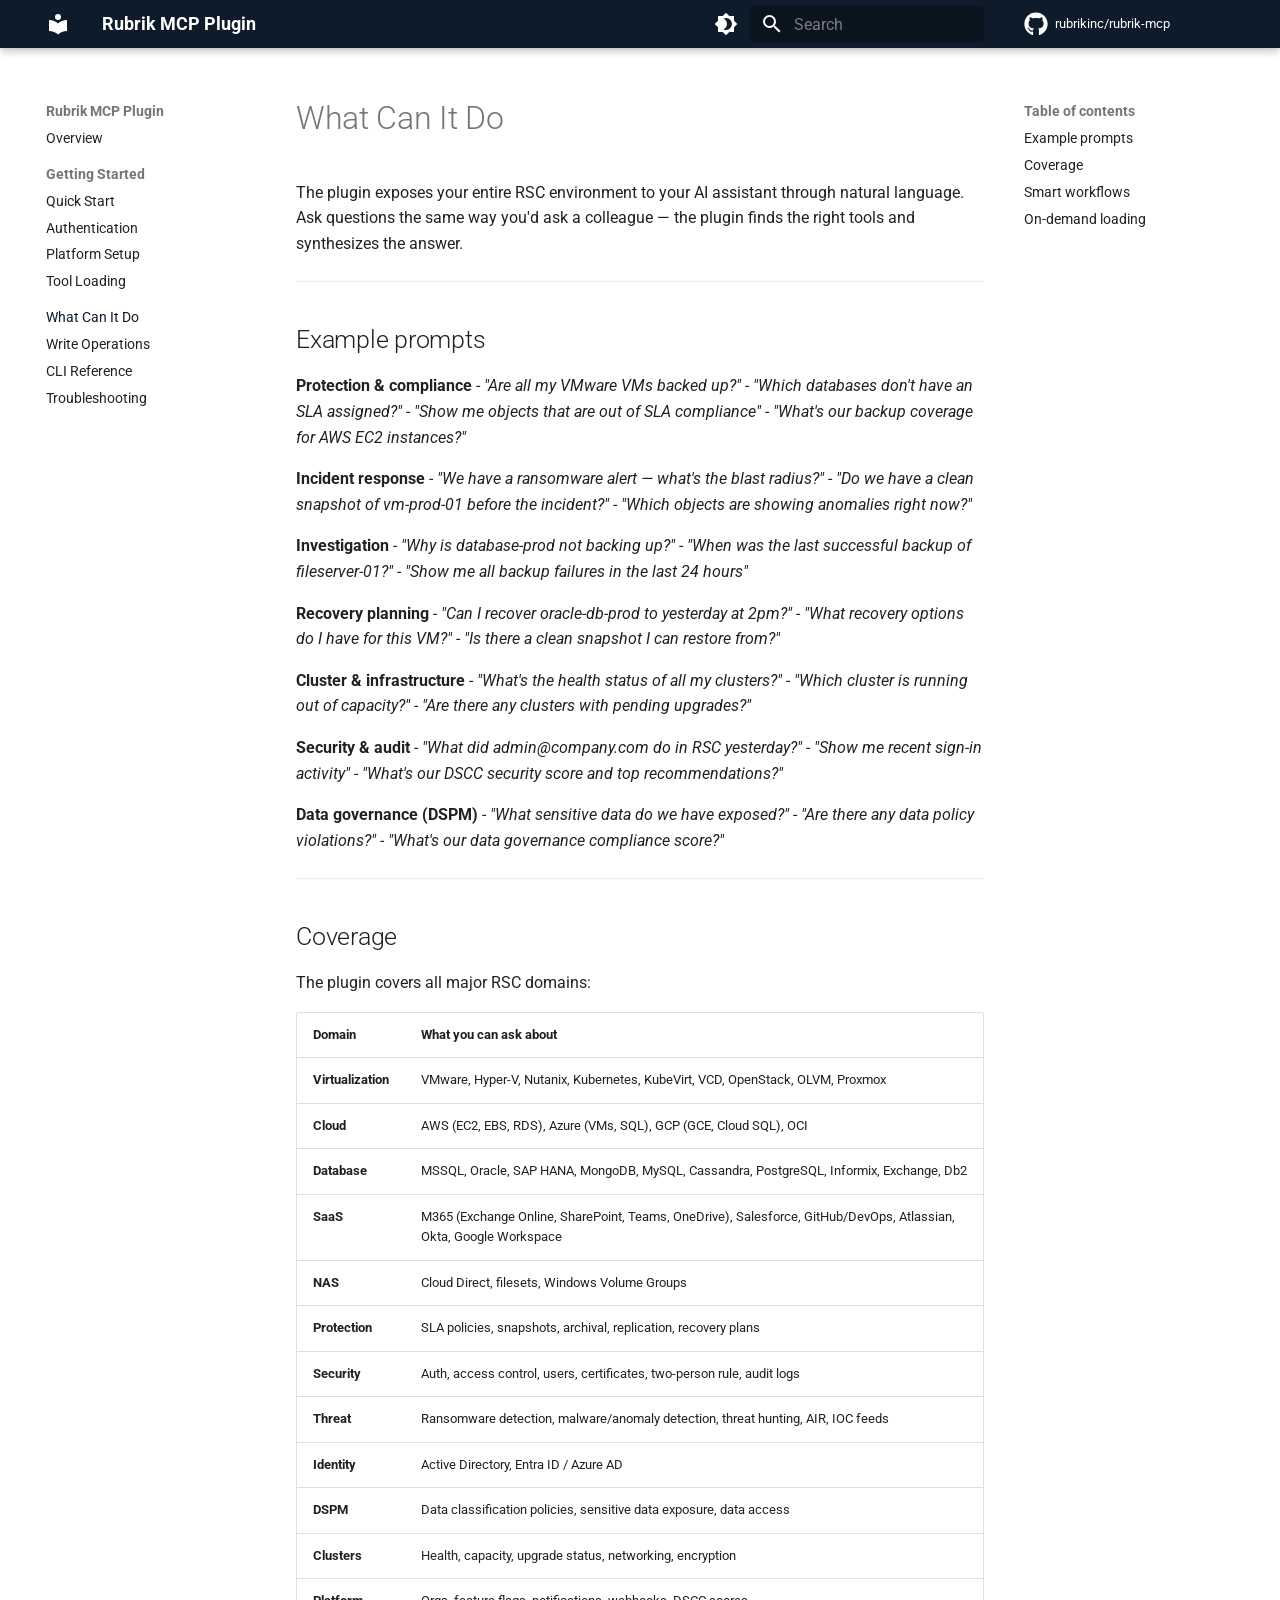
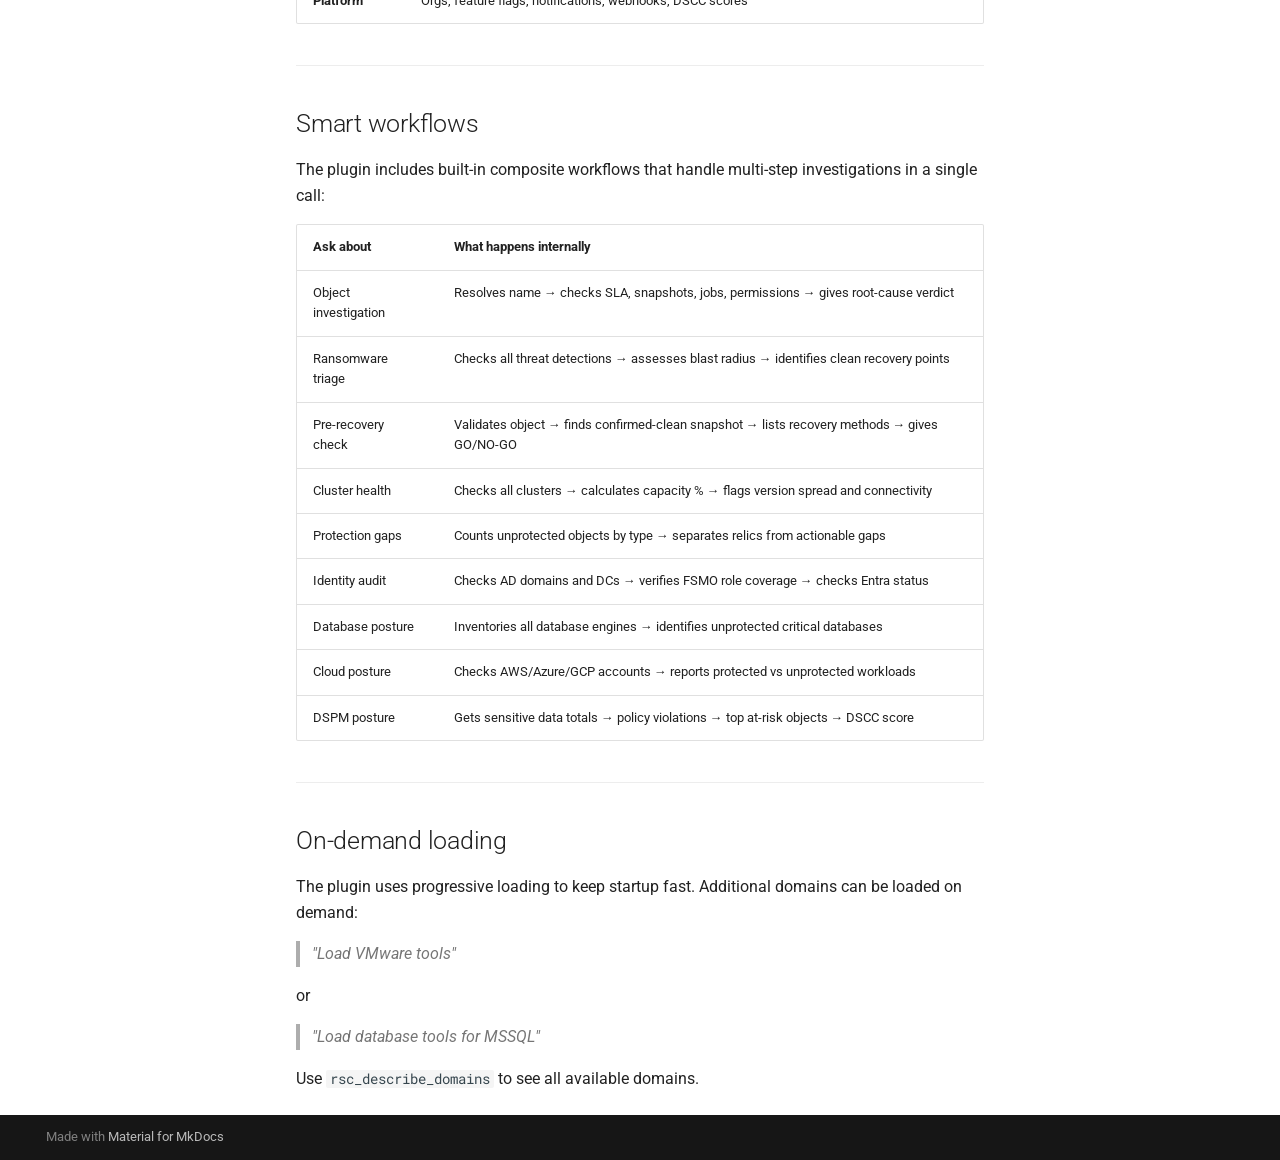
<file: what-can-it-do/index.html>
<!doctype html>
<html lang="en" class="no-js">
  <head>
    
      <meta charset="utf-8">
      <meta name="viewport" content="width=device-width,initial-scale=1">
      
        <meta name="description" content="Connect your AI assistant to Rubrik Security Cloud">
      
      
      
        <link rel="canonical" href="https://rubrikinc.github.io/rubrik-mcp/what-can-it-do/">
      
      
        <link rel="prev" href="../configuration/">
      
      
        <link rel="next" href="../write-operations/">
      
      
        
      
      
      <link rel="icon" href="../assets/images/favicon.png">
      <meta name="generator" content="mkdocs-1.6.1, mkdocs-material-9.7.6">
    
    
      
        <title>What Can It Do - Rubrik MCP Plugin</title>
      
    
    
      <link rel="stylesheet" href="../assets/stylesheets/main.484c7ddc.min.css">
      
        
        <link rel="stylesheet" href="../assets/stylesheets/palette.ab4e12ef.min.css">
      
      


    
    
      
    
    
      
        
        
        <link rel="preconnect" href="https://fonts.gstatic.com" crossorigin>
        <link rel="stylesheet" href="https://fonts.googleapis.com/css?family=Roboto:300,300i,400,400i,700,700i%7CRoboto+Mono:400,400i,700,700i&display=fallback">
        <style>:root{--md-text-font:"Roboto";--md-code-font:"Roboto Mono"}</style>
      
    
    
      <link rel="stylesheet" href="../stylesheets/rubrik.css">
    
    <script>__md_scope=new URL("..",location),__md_hash=e=>[...e].reduce(((e,_)=>(e<<5)-e+_.charCodeAt(0)),0),__md_get=(e,_=localStorage,t=__md_scope)=>JSON.parse(_.getItem(t.pathname+"."+e)),__md_set=(e,_,t=localStorage,a=__md_scope)=>{try{t.setItem(a.pathname+"."+e,JSON.stringify(_))}catch(e){}}</script>
    
      

    
    
  </head>
  
  
    
    
      
    
    
    
    
    <body dir="ltr" data-md-color-scheme="default" data-md-color-primary="custom" data-md-color-accent="custom">
  
    
    <input class="md-toggle" data-md-toggle="drawer" type="checkbox" id="__drawer" autocomplete="off">
    <input class="md-toggle" data-md-toggle="search" type="checkbox" id="__search" autocomplete="off">
    <label class="md-overlay" for="__drawer"></label>
    <div data-md-component="skip">
      
        
        <a href="#what-can-it-do" class="md-skip">
          Skip to content
        </a>
      
    </div>
    <div data-md-component="announce">
      
    </div>
    
    
      

  

<header class="md-header md-header--shadow" data-md-component="header">
  <nav class="md-header__inner md-grid" aria-label="Header">
    <a href=".." title="Rubrik MCP Plugin" class="md-header__button md-logo" aria-label="Rubrik MCP Plugin" data-md-component="logo">
      
  
  <svg xmlns="http://www.w3.org/2000/svg" viewBox="0 0 24 24"><path d="M12 8a3 3 0 0 0 3-3 3 3 0 0 0-3-3 3 3 0 0 0-3 3 3 3 0 0 0 3 3m0 3.54C9.64 9.35 6.5 8 3 8v11c3.5 0 6.64 1.35 9 3.54 2.36-2.19 5.5-3.54 9-3.54V8c-3.5 0-6.64 1.35-9 3.54"/></svg>

    </a>
    <label class="md-header__button md-icon" for="__drawer">
      
      <svg xmlns="http://www.w3.org/2000/svg" viewBox="0 0 24 24"><path d="M3 6h18v2H3zm0 5h18v2H3zm0 5h18v2H3z"/></svg>
    </label>
    <div class="md-header__title" data-md-component="header-title">
      <div class="md-header__ellipsis">
        <div class="md-header__topic">
          <span class="md-ellipsis">
            Rubrik MCP Plugin
          </span>
        </div>
        <div class="md-header__topic" data-md-component="header-topic">
          <span class="md-ellipsis">
            
              What Can It Do
            
          </span>
        </div>
      </div>
    </div>
    
      
        <form class="md-header__option" data-md-component="palette">
  
    
    
    
    <input class="md-option" data-md-color-media="" data-md-color-scheme="default" data-md-color-primary="custom" data-md-color-accent="custom"  aria-label="Switch to dark mode"  type="radio" name="__palette" id="__palette_0">
    
      <label class="md-header__button md-icon" title="Switch to dark mode" for="__palette_1" hidden>
        <svg xmlns="http://www.w3.org/2000/svg" viewBox="0 0 24 24"><path d="M12 18c-.89 0-1.74-.2-2.5-.55C11.56 16.5 13 14.42 13 12s-1.44-4.5-3.5-5.45C10.26 6.2 11.11 6 12 6a6 6 0 0 1 6 6 6 6 0 0 1-6 6m8-9.31V4h-4.69L12 .69 8.69 4H4v4.69L.69 12 4 15.31V20h4.69L12 23.31 15.31 20H20v-4.69L23.31 12z"/></svg>
      </label>
    
  
    
    
    
    <input class="md-option" data-md-color-media="" data-md-color-scheme="slate" data-md-color-primary="custom" data-md-color-accent="custom"  aria-label="Switch to light mode"  type="radio" name="__palette" id="__palette_1">
    
      <label class="md-header__button md-icon" title="Switch to light mode" for="__palette_0" hidden>
        <svg xmlns="http://www.w3.org/2000/svg" viewBox="0 0 24 24"><path d="M12 8a4 4 0 0 0-4 4 4 4 0 0 0 4 4 4 4 0 0 0 4-4 4 4 0 0 0-4-4m0 10a6 6 0 0 1-6-6 6 6 0 0 1 6-6 6 6 0 0 1 6 6 6 6 0 0 1-6 6m8-9.31V4h-4.69L12 .69 8.69 4H4v4.69L.69 12 4 15.31V20h4.69L12 23.31 15.31 20H20v-4.69L23.31 12z"/></svg>
      </label>
    
  
</form>
      
    
    
      <script>var palette=__md_get("__palette");if(palette&&palette.color){if("(prefers-color-scheme)"===palette.color.media){var media=matchMedia("(prefers-color-scheme: light)"),input=document.querySelector(media.matches?"[data-md-color-media='(prefers-color-scheme: light)']":"[data-md-color-media='(prefers-color-scheme: dark)']");palette.color.media=input.getAttribute("data-md-color-media"),palette.color.scheme=input.getAttribute("data-md-color-scheme"),palette.color.primary=input.getAttribute("data-md-color-primary"),palette.color.accent=input.getAttribute("data-md-color-accent")}for(var[key,value]of Object.entries(palette.color))document.body.setAttribute("data-md-color-"+key,value)}</script>
    
    
    
      
      
        <label class="md-header__button md-icon" for="__search">
          
          <svg xmlns="http://www.w3.org/2000/svg" viewBox="0 0 24 24"><path d="M9.5 3A6.5 6.5 0 0 1 16 9.5c0 1.61-.59 3.09-1.56 4.23l.27.27h.79l5 5-1.5 1.5-5-5v-.79l-.27-.27A6.52 6.52 0 0 1 9.5 16 6.5 6.5 0 0 1 3 9.5 6.5 6.5 0 0 1 9.5 3m0 2C7 5 5 7 5 9.5S7 14 9.5 14 14 12 14 9.5 12 5 9.5 5"/></svg>
        </label>
        <div class="md-search" data-md-component="search" role="dialog">
  <label class="md-search__overlay" for="__search"></label>
  <div class="md-search__inner" role="search">
    <form class="md-search__form" name="search">
      <input type="text" class="md-search__input" name="query" aria-label="Search" placeholder="Search" autocapitalize="off" autocorrect="off" autocomplete="off" spellcheck="false" data-md-component="search-query" required>
      <label class="md-search__icon md-icon" for="__search">
        
        <svg xmlns="http://www.w3.org/2000/svg" viewBox="0 0 24 24"><path d="M9.5 3A6.5 6.5 0 0 1 16 9.5c0 1.61-.59 3.09-1.56 4.23l.27.27h.79l5 5-1.5 1.5-5-5v-.79l-.27-.27A6.52 6.52 0 0 1 9.5 16 6.5 6.5 0 0 1 3 9.5 6.5 6.5 0 0 1 9.5 3m0 2C7 5 5 7 5 9.5S7 14 9.5 14 14 12 14 9.5 12 5 9.5 5"/></svg>
        
        <svg xmlns="http://www.w3.org/2000/svg" viewBox="0 0 24 24"><path d="M20 11v2H8l5.5 5.5-1.42 1.42L4.16 12l7.92-7.92L13.5 5.5 8 11z"/></svg>
      </label>
      <nav class="md-search__options" aria-label="Search">
        
        <button type="reset" class="md-search__icon md-icon" title="Clear" aria-label="Clear" tabindex="-1">
          
          <svg xmlns="http://www.w3.org/2000/svg" viewBox="0 0 24 24"><path d="M19 6.41 17.59 5 12 10.59 6.41 5 5 6.41 10.59 12 5 17.59 6.41 19 12 13.41 17.59 19 19 17.59 13.41 12z"/></svg>
        </button>
      </nav>
      
        <div class="md-search__suggest" data-md-component="search-suggest"></div>
      
    </form>
    <div class="md-search__output">
      <div class="md-search__scrollwrap" tabindex="0" data-md-scrollfix>
        <div class="md-search-result" data-md-component="search-result">
          <div class="md-search-result__meta">
            Initializing search
          </div>
          <ol class="md-search-result__list" role="presentation"></ol>
        </div>
      </div>
    </div>
  </div>
</div>
      
    
    
      <div class="md-header__source">
        <a href="https://github.com/rubrikinc/rubrik-mcp" title="Go to repository" class="md-source" data-md-component="source">
  <div class="md-source__icon md-icon">
    
    <svg xmlns="http://www.w3.org/2000/svg" viewBox="0 0 512 512"><!--! Font Awesome Free 7.1.0 by @fontawesome - https://fontawesome.com License - https://fontawesome.com/license/free (Icons: CC BY 4.0, Fonts: SIL OFL 1.1, Code: MIT License) Copyright 2025 Fonticons, Inc.--><path d="M173.9 397.4c0 2-2.3 3.6-5.2 3.6-3.3.3-5.6-1.3-5.6-3.6 0-2 2.3-3.6 5.2-3.6 3-.3 5.6 1.3 5.6 3.6m-31.1-4.5c-.7 2 1.3 4.3 4.3 4.9 2.6 1 5.6 0 6.2-2s-1.3-4.3-4.3-5.2c-2.6-.7-5.5.3-6.2 2.3m44.2-1.7c-2.9.7-4.9 2.6-4.6 4.9.3 2 2.9 3.3 5.9 2.6 2.9-.7 4.9-2.6 4.6-4.6-.3-1.9-3-3.2-5.9-2.9M252.8 8C114.1 8 8 113.3 8 252c0 110.9 69.8 205.8 169.5 239.2 12.8 2.3 17.3-5.6 17.3-12.1 0-6.2-.3-40.4-.3-61.4 0 0-70 15-84.7-29.8 0 0-11.4-29.1-27.8-36.6 0 0-22.9-15.7 1.6-15.4 0 0 24.9 2 38.6 25.8 21.9 38.6 58.6 27.5 72.9 20.9 2.3-16 8.8-27.1 16-33.7-55.9-6.2-112.3-14.3-112.3-110.5 0-27.5 7.6-41.3 23.6-58.9-2.6-6.5-11.1-33.3 2.6-67.9 20.9-6.5 69 27 69 27 20-5.6 41.5-8.5 62.8-8.5s42.8 2.9 62.8 8.5c0 0 48.1-33.6 69-27 13.7 34.7 5.2 61.4 2.6 67.9 16 17.7 25.8 31.5 25.8 58.9 0 96.5-58.9 104.2-114.8 110.5 9.2 7.9 17 22.9 17 46.4 0 33.7-.3 75.4-.3 83.6 0 6.5 4.6 14.4 17.3 12.1C436.2 457.8 504 362.9 504 252 504 113.3 391.5 8 252.8 8M105.2 352.9c-1.3 1-1 3.3.7 5.2 1.6 1.6 3.9 2.3 5.2 1 1.3-1 1-3.3-.7-5.2-1.6-1.6-3.9-2.3-5.2-1m-10.8-8.1c-.7 1.3.3 2.9 2.3 3.9 1.6 1 3.6.7 4.3-.7.7-1.3-.3-2.9-2.3-3.9-2-.6-3.6-.3-4.3.7m32.4 35.6c-1.6 1.3-1 4.3 1.3 6.2 2.3 2.3 5.2 2.6 6.5 1 1.3-1.3.7-4.3-1.3-6.2-2.2-2.3-5.2-2.6-6.5-1m-11.4-14.7c-1.6 1-1.6 3.6 0 5.9s4.3 3.3 5.6 2.3c1.6-1.3 1.6-3.9 0-6.2-1.4-2.3-4-3.3-5.6-2"/></svg>
  </div>
  <div class="md-source__repository">
    rubrikinc/rubrik-mcp
  </div>
</a>
      </div>
    
  </nav>
  
</header>
    
    <div class="md-container" data-md-component="container">
      
      
        
          
        
      
      <main class="md-main" data-md-component="main">
        <div class="md-main__inner md-grid">
          
            
              
              <div class="md-sidebar md-sidebar--primary" data-md-component="sidebar" data-md-type="navigation" >
                <div class="md-sidebar__scrollwrap">
                  <div class="md-sidebar__inner">
                    



<nav class="md-nav md-nav--primary" aria-label="Navigation" data-md-level="0">
  <label class="md-nav__title" for="__drawer">
    <a href=".." title="Rubrik MCP Plugin" class="md-nav__button md-logo" aria-label="Rubrik MCP Plugin" data-md-component="logo">
      
  
  <svg xmlns="http://www.w3.org/2000/svg" viewBox="0 0 24 24"><path d="M12 8a3 3 0 0 0 3-3 3 3 0 0 0-3-3 3 3 0 0 0-3 3 3 3 0 0 0 3 3m0 3.54C9.64 9.35 6.5 8 3 8v11c3.5 0 6.64 1.35 9 3.54 2.36-2.19 5.5-3.54 9-3.54V8c-3.5 0-6.64 1.35-9 3.54"/></svg>

    </a>
    Rubrik MCP Plugin
  </label>
  
    <div class="md-nav__source">
      <a href="https://github.com/rubrikinc/rubrik-mcp" title="Go to repository" class="md-source" data-md-component="source">
  <div class="md-source__icon md-icon">
    
    <svg xmlns="http://www.w3.org/2000/svg" viewBox="0 0 512 512"><!--! Font Awesome Free 7.1.0 by @fontawesome - https://fontawesome.com License - https://fontawesome.com/license/free (Icons: CC BY 4.0, Fonts: SIL OFL 1.1, Code: MIT License) Copyright 2025 Fonticons, Inc.--><path d="M173.9 397.4c0 2-2.3 3.6-5.2 3.6-3.3.3-5.6-1.3-5.6-3.6 0-2 2.3-3.6 5.2-3.6 3-.3 5.6 1.3 5.6 3.6m-31.1-4.5c-.7 2 1.3 4.3 4.3 4.9 2.6 1 5.6 0 6.2-2s-1.3-4.3-4.3-5.2c-2.6-.7-5.5.3-6.2 2.3m44.2-1.7c-2.9.7-4.9 2.6-4.6 4.9.3 2 2.9 3.3 5.9 2.6 2.9-.7 4.9-2.6 4.6-4.6-.3-1.9-3-3.2-5.9-2.9M252.8 8C114.1 8 8 113.3 8 252c0 110.9 69.8 205.8 169.5 239.2 12.8 2.3 17.3-5.6 17.3-12.1 0-6.2-.3-40.4-.3-61.4 0 0-70 15-84.7-29.8 0 0-11.4-29.1-27.8-36.6 0 0-22.9-15.7 1.6-15.4 0 0 24.9 2 38.6 25.8 21.9 38.6 58.6 27.5 72.9 20.9 2.3-16 8.8-27.1 16-33.7-55.9-6.2-112.3-14.3-112.3-110.5 0-27.5 7.6-41.3 23.6-58.9-2.6-6.5-11.1-33.3 2.6-67.9 20.9-6.5 69 27 69 27 20-5.6 41.5-8.5 62.8-8.5s42.8 2.9 62.8 8.5c0 0 48.1-33.6 69-27 13.7 34.7 5.2 61.4 2.6 67.9 16 17.7 25.8 31.5 25.8 58.9 0 96.5-58.9 104.2-114.8 110.5 9.2 7.9 17 22.9 17 46.4 0 33.7-.3 75.4-.3 83.6 0 6.5 4.6 14.4 17.3 12.1C436.2 457.8 504 362.9 504 252 504 113.3 391.5 8 252.8 8M105.2 352.9c-1.3 1-1 3.3.7 5.2 1.6 1.6 3.9 2.3 5.2 1 1.3-1 1-3.3-.7-5.2-1.6-1.6-3.9-2.3-5.2-1m-10.8-8.1c-.7 1.3.3 2.9 2.3 3.9 1.6 1 3.6.7 4.3-.7.7-1.3-.3-2.9-2.3-3.9-2-.6-3.6-.3-4.3.7m32.4 35.6c-1.6 1.3-1 4.3 1.3 6.2 2.3 2.3 5.2 2.6 6.5 1 1.3-1.3.7-4.3-1.3-6.2-2.2-2.3-5.2-2.6-6.5-1m-11.4-14.7c-1.6 1-1.6 3.6 0 5.9s4.3 3.3 5.6 2.3c1.6-1.3 1.6-3.9 0-6.2-1.4-2.3-4-3.3-5.6-2"/></svg>
  </div>
  <div class="md-source__repository">
    rubrikinc/rubrik-mcp
  </div>
</a>
    </div>
  
  <ul class="md-nav__list" data-md-scrollfix>
    
      
      
  
  
  
  
    <li class="md-nav__item">
      <a href=".." class="md-nav__link">
        
  
  
  <span class="md-ellipsis">
    
  
    Overview
  

    
  </span>
  
  

      </a>
    </li>
  

    
      
      
  
  
  
  
    
    
    
    
      
        
        
      
    
    
    <li class="md-nav__item md-nav__item--section md-nav__item--nested">
      
        
        
        <input class="md-nav__toggle md-toggle " type="checkbox" id="__nav_2" >
        
          
          <label class="md-nav__link" for="__nav_2" id="__nav_2_label" tabindex="">
            
  
  
  <span class="md-ellipsis">
    
  
    Getting Started
  

    
  </span>
  
  

            <span class="md-nav__icon md-icon"></span>
          </label>
        
        <nav class="md-nav" data-md-level="1" aria-labelledby="__nav_2_label" aria-expanded="false">
          <label class="md-nav__title" for="__nav_2">
            <span class="md-nav__icon md-icon"></span>
            
  
    Getting Started
  

          </label>
          <ul class="md-nav__list" data-md-scrollfix>
            
              
                
  
  
  
  
    <li class="md-nav__item">
      <a href="../getting-started/" class="md-nav__link">
        
  
  
  <span class="md-ellipsis">
    
  
    Quick Start
  

    
  </span>
  
  

      </a>
    </li>
  

              
            
              
                
  
  
  
  
    <li class="md-nav__item">
      <a href="../authentication/" class="md-nav__link">
        
  
  
  <span class="md-ellipsis">
    
  
    Authentication
  

    
  </span>
  
  

      </a>
    </li>
  

              
            
              
                
  
  
  
  
    <li class="md-nav__item">
      <a href="../platforms/" class="md-nav__link">
        
  
  
  <span class="md-ellipsis">
    
  
    Platform Setup
  

    
  </span>
  
  

      </a>
    </li>
  

              
            
              
                
  
  
  
  
    <li class="md-nav__item">
      <a href="../configuration/" class="md-nav__link">
        
  
  
  <span class="md-ellipsis">
    
  
    Tool Loading
  

    
  </span>
  
  

      </a>
    </li>
  

              
            
          </ul>
        </nav>
      
    </li>
  

    
      
      
  
  
    
  
  
  
    <li class="md-nav__item md-nav__item--active">
      
      <input class="md-nav__toggle md-toggle" type="checkbox" id="__toc">
      
      
        
      
      
        <label class="md-nav__link md-nav__link--active" for="__toc">
          
  
  
  <span class="md-ellipsis">
    
  
    What Can It Do
  

    
  </span>
  
  

          <span class="md-nav__icon md-icon"></span>
        </label>
      
      <a href="./" class="md-nav__link md-nav__link--active">
        
  
  
  <span class="md-ellipsis">
    
  
    What Can It Do
  

    
  </span>
  
  

      </a>
      
        

<nav class="md-nav md-nav--secondary" aria-label="Table of contents">
  
  
  
    
  
  
    <label class="md-nav__title" for="__toc">
      <span class="md-nav__icon md-icon"></span>
      Table of contents
    </label>
    <ul class="md-nav__list" data-md-component="toc" data-md-scrollfix>
      
        <li class="md-nav__item">
  <a href="#example-prompts" class="md-nav__link">
    <span class="md-ellipsis">
      
        Example prompts
      
    </span>
  </a>
  
</li>
      
        <li class="md-nav__item">
  <a href="#coverage" class="md-nav__link">
    <span class="md-ellipsis">
      
        Coverage
      
    </span>
  </a>
  
</li>
      
        <li class="md-nav__item">
  <a href="#smart-workflows" class="md-nav__link">
    <span class="md-ellipsis">
      
        Smart workflows
      
    </span>
  </a>
  
</li>
      
        <li class="md-nav__item">
  <a href="#on-demand-loading" class="md-nav__link">
    <span class="md-ellipsis">
      
        On-demand loading
      
    </span>
  </a>
  
</li>
      
    </ul>
  
</nav>
      
    </li>
  

    
      
      
  
  
  
  
    <li class="md-nav__item">
      <a href="../write-operations/" class="md-nav__link">
        
  
  
  <span class="md-ellipsis">
    
  
    Write Operations
  

    
  </span>
  
  

      </a>
    </li>
  

    
      
      
  
  
  
  
    <li class="md-nav__item">
      <a href="../cli/" class="md-nav__link">
        
  
  
  <span class="md-ellipsis">
    
  
    CLI Reference
  

    
  </span>
  
  

      </a>
    </li>
  

    
      
      
  
  
  
  
    <li class="md-nav__item">
      <a href="../troubleshooting/" class="md-nav__link">
        
  
  
  <span class="md-ellipsis">
    
  
    Troubleshooting
  

    
  </span>
  
  

      </a>
    </li>
  

    
  </ul>
</nav>
                  </div>
                </div>
              </div>
            
            
              
              <div class="md-sidebar md-sidebar--secondary" data-md-component="sidebar" data-md-type="toc" >
                <div class="md-sidebar__scrollwrap">
                  <div class="md-sidebar__inner">
                    

<nav class="md-nav md-nav--secondary" aria-label="Table of contents">
  
  
  
    
  
  
    <label class="md-nav__title" for="__toc">
      <span class="md-nav__icon md-icon"></span>
      Table of contents
    </label>
    <ul class="md-nav__list" data-md-component="toc" data-md-scrollfix>
      
        <li class="md-nav__item">
  <a href="#example-prompts" class="md-nav__link">
    <span class="md-ellipsis">
      
        Example prompts
      
    </span>
  </a>
  
</li>
      
        <li class="md-nav__item">
  <a href="#coverage" class="md-nav__link">
    <span class="md-ellipsis">
      
        Coverage
      
    </span>
  </a>
  
</li>
      
        <li class="md-nav__item">
  <a href="#smart-workflows" class="md-nav__link">
    <span class="md-ellipsis">
      
        Smart workflows
      
    </span>
  </a>
  
</li>
      
        <li class="md-nav__item">
  <a href="#on-demand-loading" class="md-nav__link">
    <span class="md-ellipsis">
      
        On-demand loading
      
    </span>
  </a>
  
</li>
      
    </ul>
  
</nav>
                  </div>
                </div>
              </div>
            
          
          
            <div class="md-content" data-md-component="content">
              
              <article class="md-content__inner md-typeset">
                
                  



<h1 id="what-can-it-do">What Can It Do</h1>
<p>The plugin exposes your entire RSC environment to your AI assistant through natural language. Ask questions the same way you'd ask a colleague — the plugin finds the right tools and synthesizes the answer.</p>
<hr />
<h2 id="example-prompts">Example prompts</h2>
<p><strong>Protection &amp; compliance</strong>
- <em>"Are all my VMware VMs backed up?"</em>
- <em>"Which databases don't have an SLA assigned?"</em>
- <em>"Show me objects that are out of SLA compliance"</em>
- <em>"What's our backup coverage for AWS EC2 instances?"</em></p>
<p><strong>Incident response</strong>
- <em>"We have a ransomware alert — what's the blast radius?"</em>
- <em>"Do we have a clean snapshot of vm-prod-01 before the incident?"</em>
- <em>"Which objects are showing anomalies right now?"</em></p>
<p><strong>Investigation</strong>
- <em>"Why is database-prod not backing up?"</em>
- <em>"When was the last successful backup of fileserver-01?"</em>
- <em>"Show me all backup failures in the last 24 hours"</em></p>
<p><strong>Recovery planning</strong>
- <em>"Can I recover oracle-db-prod to yesterday at 2pm?"</em>
- <em>"What recovery options do I have for this VM?"</em>
- <em>"Is there a clean snapshot I can restore from?"</em></p>
<p><strong>Cluster &amp; infrastructure</strong>
- <em>"What's the health status of all my clusters?"</em>
- <em>"Which cluster is running out of capacity?"</em>
- <em>"Are there any clusters with pending upgrades?"</em></p>
<p><strong>Security &amp; audit</strong>
- <em>"What did admin@company.com do in RSC yesterday?"</em>
- <em>"Show me recent sign-in activity"</em>
- <em>"What's our DSCC security score and top recommendations?"</em></p>
<p><strong>Data governance (DSPM)</strong>
- <em>"What sensitive data do we have exposed?"</em>
- <em>"Are there any data policy violations?"</em>
- <em>"What's our data governance compliance score?"</em></p>
<hr />
<h2 id="coverage">Coverage</h2>
<p>The plugin covers all major RSC domains:</p>
<table>
<thead>
<tr>
<th>Domain</th>
<th>What you can ask about</th>
</tr>
</thead>
<tbody>
<tr>
<td><strong>Virtualization</strong></td>
<td>VMware, Hyper-V, Nutanix, Kubernetes, KubeVirt, VCD, OpenStack, OLVM, Proxmox</td>
</tr>
<tr>
<td><strong>Cloud</strong></td>
<td>AWS (EC2, EBS, RDS), Azure (VMs, SQL), GCP (GCE, Cloud SQL), OCI</td>
</tr>
<tr>
<td><strong>Database</strong></td>
<td>MSSQL, Oracle, SAP HANA, MongoDB, MySQL, Cassandra, PostgreSQL, Informix, Exchange, Db2</td>
</tr>
<tr>
<td><strong>SaaS</strong></td>
<td>M365 (Exchange Online, SharePoint, Teams, OneDrive), Salesforce, GitHub/DevOps, Atlassian, Okta, Google Workspace</td>
</tr>
<tr>
<td><strong>NAS</strong></td>
<td>Cloud Direct, filesets, Windows Volume Groups</td>
</tr>
<tr>
<td><strong>Protection</strong></td>
<td>SLA policies, snapshots, archival, replication, recovery plans</td>
</tr>
<tr>
<td><strong>Security</strong></td>
<td>Auth, access control, users, certificates, two-person rule, audit logs</td>
</tr>
<tr>
<td><strong>Threat</strong></td>
<td>Ransomware detection, malware/anomaly detection, threat hunting, AIR, IOC feeds</td>
</tr>
<tr>
<td><strong>Identity</strong></td>
<td>Active Directory, Entra ID / Azure AD</td>
</tr>
<tr>
<td><strong>DSPM</strong></td>
<td>Data classification policies, sensitive data exposure, data access</td>
</tr>
<tr>
<td><strong>Clusters</strong></td>
<td>Health, capacity, upgrade status, networking, encryption</td>
</tr>
<tr>
<td><strong>Platform</strong></td>
<td>Orgs, feature flags, notifications, webhooks, DSCC scores</td>
</tr>
</tbody>
</table>
<hr />
<h2 id="smart-workflows">Smart workflows</h2>
<p>The plugin includes built-in composite workflows that handle multi-step investigations in a single call:</p>
<table>
<thead>
<tr>
<th>Ask about</th>
<th>What happens internally</th>
</tr>
</thead>
<tbody>
<tr>
<td>Object investigation</td>
<td>Resolves name → checks SLA, snapshots, jobs, permissions → gives root-cause verdict</td>
</tr>
<tr>
<td>Ransomware triage</td>
<td>Checks all threat detections → assesses blast radius → identifies clean recovery points</td>
</tr>
<tr>
<td>Pre-recovery check</td>
<td>Validates object → finds confirmed-clean snapshot → lists recovery methods → gives GO/NO-GO</td>
</tr>
<tr>
<td>Cluster health</td>
<td>Checks all clusters → calculates capacity % → flags version spread and connectivity</td>
</tr>
<tr>
<td>Protection gaps</td>
<td>Counts unprotected objects by type → separates relics from actionable gaps</td>
</tr>
<tr>
<td>Identity audit</td>
<td>Checks AD domains and DCs → verifies FSMO role coverage → checks Entra status</td>
</tr>
<tr>
<td>Database posture</td>
<td>Inventories all database engines → identifies unprotected critical databases</td>
</tr>
<tr>
<td>Cloud posture</td>
<td>Checks AWS/Azure/GCP accounts → reports protected vs unprotected workloads</td>
</tr>
<tr>
<td>DSPM posture</td>
<td>Gets sensitive data totals → policy violations → top at-risk objects → DSCC score</td>
</tr>
</tbody>
</table>
<hr />
<h2 id="on-demand-loading">On-demand loading</h2>
<p>The plugin uses progressive loading to keep startup fast. Additional domains can be loaded on demand:</p>
<blockquote>
<p><em>"Load VMware tools"</em></p>
</blockquote>
<p>or</p>
<blockquote>
<p><em>"Load database tools for MSSQL"</em></p>
</blockquote>
<p>Use <code>rsc_describe_domains</code> to see all available domains.</p>












                
              </article>
            </div>
          
          
<script>var target=document.getElementById(location.hash.slice(1));target&&target.name&&(target.checked=target.name.startsWith("__tabbed_"))</script>
        </div>
        
          <button type="button" class="md-top md-icon" data-md-component="top" hidden>
  
  <svg xmlns="http://www.w3.org/2000/svg" viewBox="0 0 24 24"><path d="M13 20h-2V8l-5.5 5.5-1.42-1.42L12 4.16l7.92 7.92-1.42 1.42L13 8z"/></svg>
  Back to top
</button>
        
      </main>
      
        <footer class="md-footer">
  
  <div class="md-footer-meta md-typeset">
    <div class="md-footer-meta__inner md-grid">
      <div class="md-copyright">
  
  
    Made with
    <a href="https://squidfunk.github.io/mkdocs-material/" target="_blank" rel="noopener">
      Material for MkDocs
    </a>
  
</div>
      
    </div>
  </div>
</footer>
      
    </div>
    <div class="md-dialog" data-md-component="dialog">
      <div class="md-dialog__inner md-typeset"></div>
    </div>
    
    
    
      
      
      <script id="__config" type="application/json">{"annotate": null, "base": "..", "features": ["navigation.sections", "navigation.top", "search.highlight", "search.suggest", "content.code.copy"], "search": "../assets/javascripts/workers/search.2c215733.min.js", "tags": null, "translations": {"clipboard.copied": "Copied to clipboard", "clipboard.copy": "Copy to clipboard", "search.result.more.one": "1 more on this page", "search.result.more.other": "# more on this page", "search.result.none": "No matching documents", "search.result.one": "1 matching document", "search.result.other": "# matching documents", "search.result.placeholder": "Type to start searching", "search.result.term.missing": "Missing", "select.version": "Select version"}, "version": null}</script>
    
    
      <script src="../assets/javascripts/bundle.79ae519e.min.js"></script>
      
    
  </body>
</html>
</file>
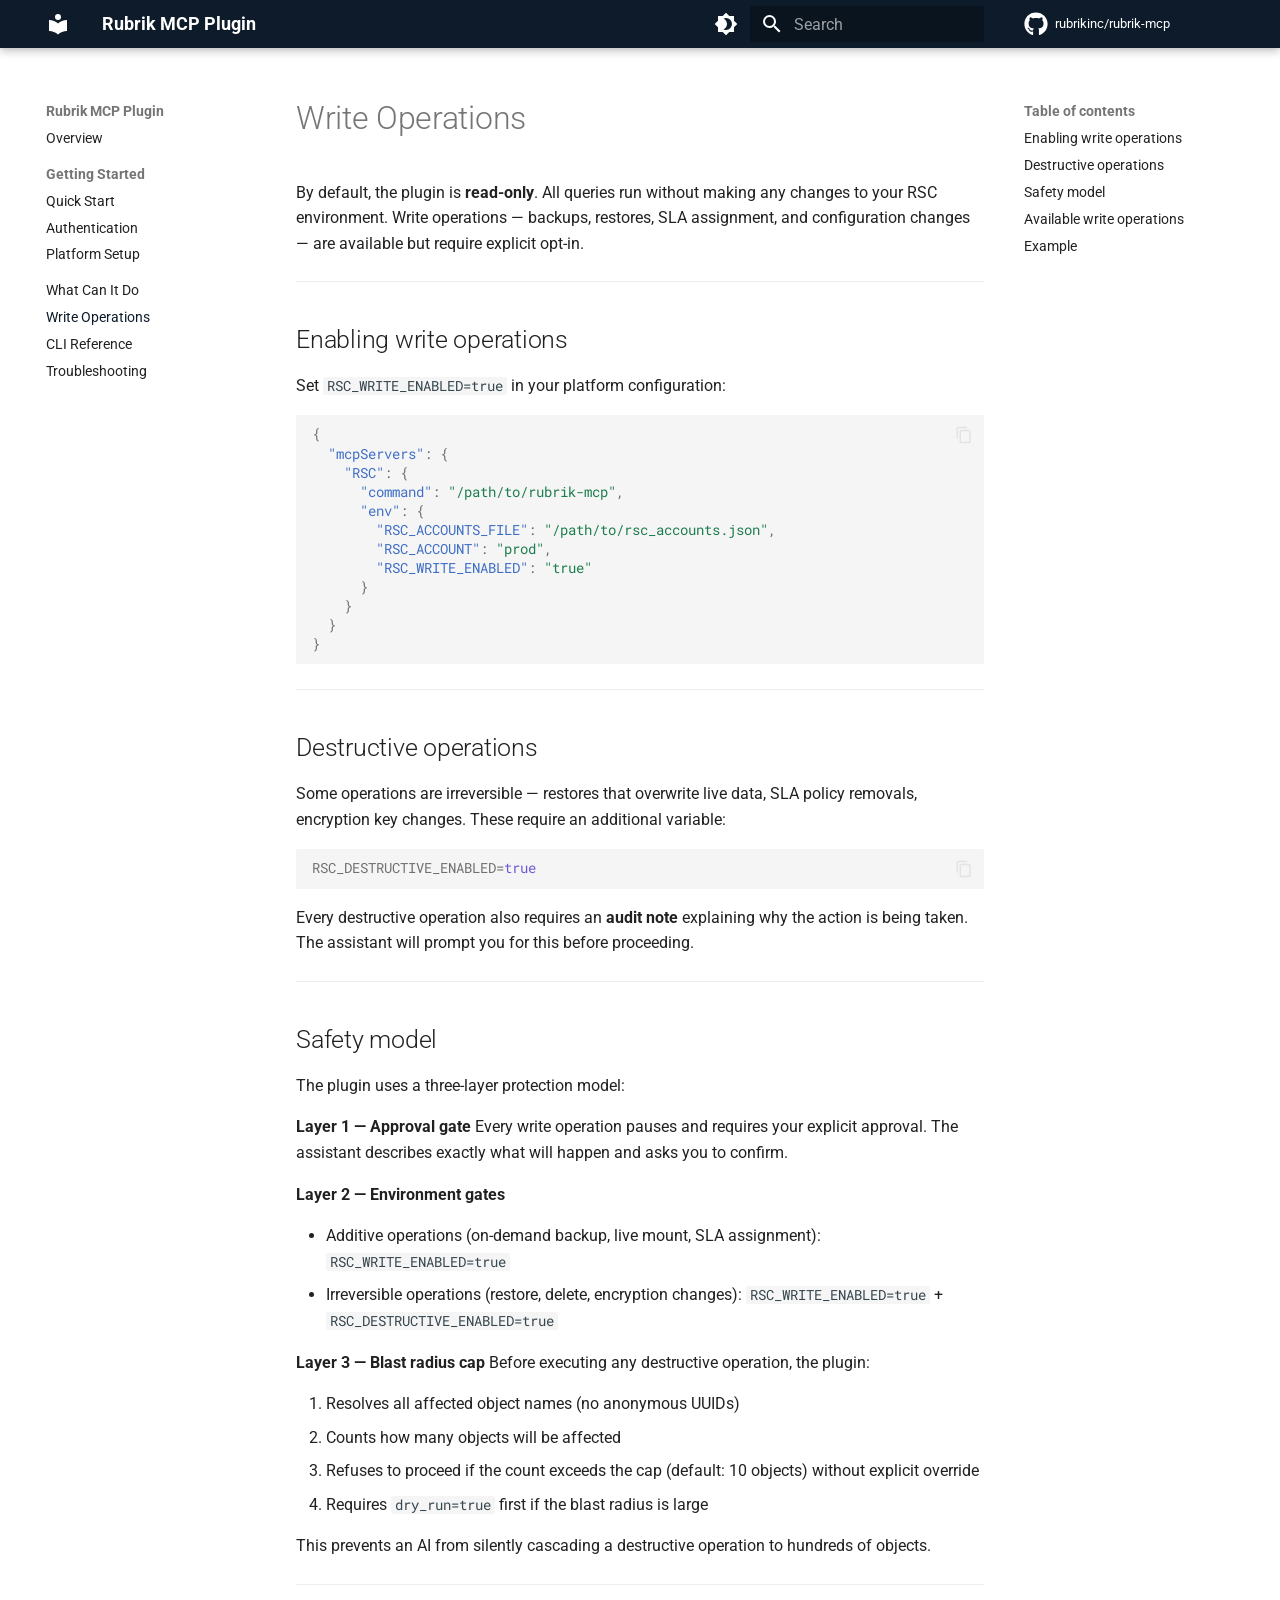
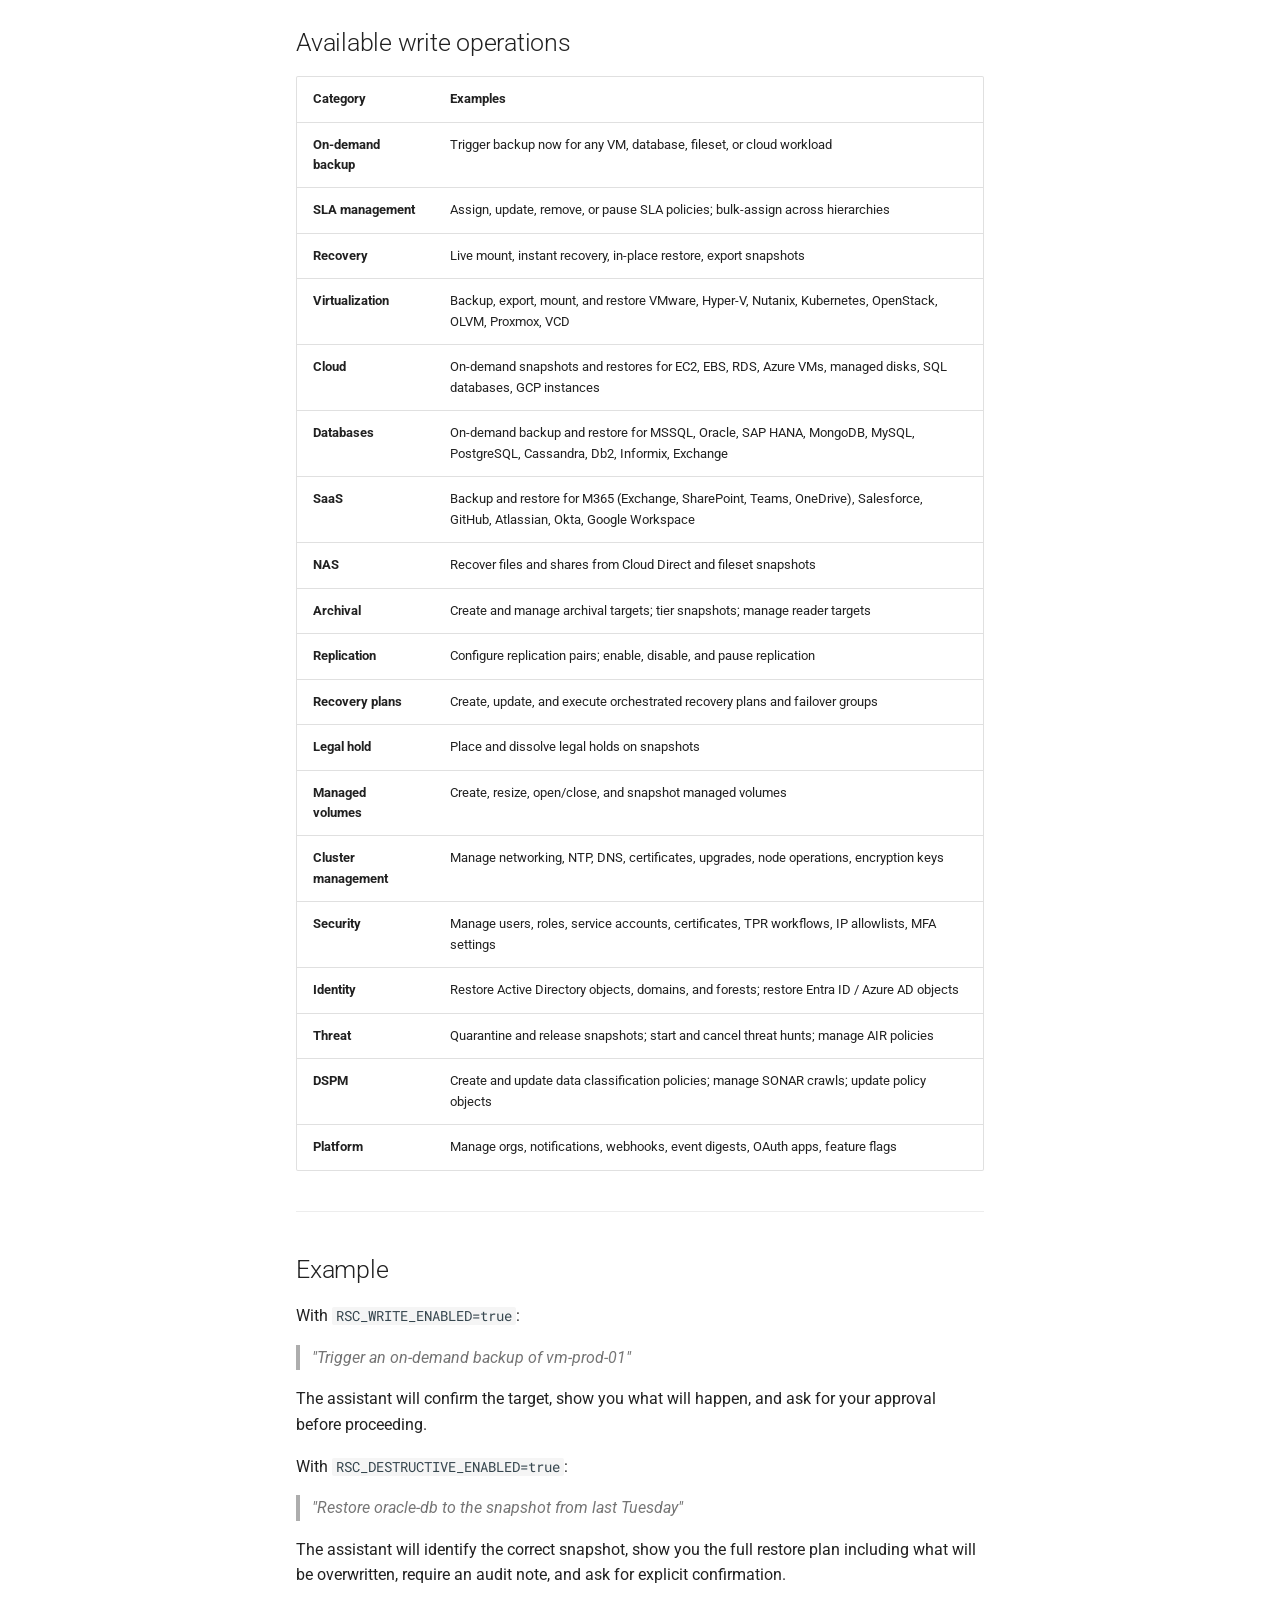
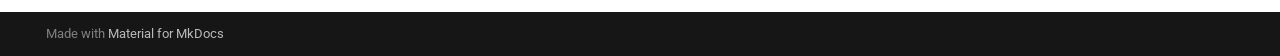
<file: write-operations/index.html>
<!doctype html>
<html lang="en" class="no-js">
  <head>
    
      <meta charset="utf-8">
      <meta name="viewport" content="width=device-width,initial-scale=1">
      
        <meta name="description" content="Connect your AI assistant to Rubrik Security Cloud">
      
      
      
        <link rel="canonical" href="https://rubrikinc.github.io/rubrik-mcp/write-operations/">
      
      
        <link rel="prev" href="../what-can-it-do/">
      
      
        <link rel="next" href="../cli/">
      
      
        
      
      
      <link rel="icon" href="../assets/images/favicon.png">
      <meta name="generator" content="mkdocs-1.6.1, mkdocs-material-9.7.6">
    
    
      
        <title>Write Operations - Rubrik MCP Plugin</title>
      
    
    
      <link rel="stylesheet" href="../assets/stylesheets/main.484c7ddc.min.css">
      
        
        <link rel="stylesheet" href="../assets/stylesheets/palette.ab4e12ef.min.css">
      
      


    
    
      
    
    
      
        
        
        <link rel="preconnect" href="https://fonts.gstatic.com" crossorigin>
        <link rel="stylesheet" href="https://fonts.googleapis.com/css?family=Roboto:300,300i,400,400i,700,700i%7CRoboto+Mono:400,400i,700,700i&display=fallback">
        <style>:root{--md-text-font:"Roboto";--md-code-font:"Roboto Mono"}</style>
      
    
    
      <link rel="stylesheet" href="../stylesheets/rubrik.css">
    
    <script>__md_scope=new URL("..",location),__md_hash=e=>[...e].reduce(((e,_)=>(e<<5)-e+_.charCodeAt(0)),0),__md_get=(e,_=localStorage,t=__md_scope)=>JSON.parse(_.getItem(t.pathname+"."+e)),__md_set=(e,_,t=localStorage,a=__md_scope)=>{try{t.setItem(a.pathname+"."+e,JSON.stringify(_))}catch(e){}}</script>
    
      

    
    
  </head>
  
  
    
    
      
    
    
    
    
    <body dir="ltr" data-md-color-scheme="default" data-md-color-primary="custom" data-md-color-accent="custom">
  
    
    <input class="md-toggle" data-md-toggle="drawer" type="checkbox" id="__drawer" autocomplete="off">
    <input class="md-toggle" data-md-toggle="search" type="checkbox" id="__search" autocomplete="off">
    <label class="md-overlay" for="__drawer"></label>
    <div data-md-component="skip">
      
        
        <a href="#write-operations" class="md-skip">
          Skip to content
        </a>
      
    </div>
    <div data-md-component="announce">
      
    </div>
    
    
      

  

<header class="md-header md-header--shadow" data-md-component="header">
  <nav class="md-header__inner md-grid" aria-label="Header">
    <a href=".." title="Rubrik MCP Plugin" class="md-header__button md-logo" aria-label="Rubrik MCP Plugin" data-md-component="logo">
      
  
  <svg xmlns="http://www.w3.org/2000/svg" viewBox="0 0 24 24"><path d="M12 8a3 3 0 0 0 3-3 3 3 0 0 0-3-3 3 3 0 0 0-3 3 3 3 0 0 0 3 3m0 3.54C9.64 9.35 6.5 8 3 8v11c3.5 0 6.64 1.35 9 3.54 2.36-2.19 5.5-3.54 9-3.54V8c-3.5 0-6.64 1.35-9 3.54"/></svg>

    </a>
    <label class="md-header__button md-icon" for="__drawer">
      
      <svg xmlns="http://www.w3.org/2000/svg" viewBox="0 0 24 24"><path d="M3 6h18v2H3zm0 5h18v2H3zm0 5h18v2H3z"/></svg>
    </label>
    <div class="md-header__title" data-md-component="header-title">
      <div class="md-header__ellipsis">
        <div class="md-header__topic">
          <span class="md-ellipsis">
            Rubrik MCP Plugin
          </span>
        </div>
        <div class="md-header__topic" data-md-component="header-topic">
          <span class="md-ellipsis">
            
              Write Operations
            
          </span>
        </div>
      </div>
    </div>
    
      
        <form class="md-header__option" data-md-component="palette">
  
    
    
    
    <input class="md-option" data-md-color-media="" data-md-color-scheme="default" data-md-color-primary="custom" data-md-color-accent="custom"  aria-label="Switch to dark mode"  type="radio" name="__palette" id="__palette_0">
    
      <label class="md-header__button md-icon" title="Switch to dark mode" for="__palette_1" hidden>
        <svg xmlns="http://www.w3.org/2000/svg" viewBox="0 0 24 24"><path d="M12 18c-.89 0-1.74-.2-2.5-.55C11.56 16.5 13 14.42 13 12s-1.44-4.5-3.5-5.45C10.26 6.2 11.11 6 12 6a6 6 0 0 1 6 6 6 6 0 0 1-6 6m8-9.31V4h-4.69L12 .69 8.69 4H4v4.69L.69 12 4 15.31V20h4.69L12 23.31 15.31 20H20v-4.69L23.31 12z"/></svg>
      </label>
    
  
    
    
    
    <input class="md-option" data-md-color-media="" data-md-color-scheme="slate" data-md-color-primary="custom" data-md-color-accent="custom"  aria-label="Switch to light mode"  type="radio" name="__palette" id="__palette_1">
    
      <label class="md-header__button md-icon" title="Switch to light mode" for="__palette_0" hidden>
        <svg xmlns="http://www.w3.org/2000/svg" viewBox="0 0 24 24"><path d="M12 8a4 4 0 0 0-4 4 4 4 0 0 0 4 4 4 4 0 0 0 4-4 4 4 0 0 0-4-4m0 10a6 6 0 0 1-6-6 6 6 0 0 1 6-6 6 6 0 0 1 6 6 6 6 0 0 1-6 6m8-9.31V4h-4.69L12 .69 8.69 4H4v4.69L.69 12 4 15.31V20h4.69L12 23.31 15.31 20H20v-4.69L23.31 12z"/></svg>
      </label>
    
  
</form>
      
    
    
      <script>var palette=__md_get("__palette");if(palette&&palette.color){if("(prefers-color-scheme)"===palette.color.media){var media=matchMedia("(prefers-color-scheme: light)"),input=document.querySelector(media.matches?"[data-md-color-media='(prefers-color-scheme: light)']":"[data-md-color-media='(prefers-color-scheme: dark)']");palette.color.media=input.getAttribute("data-md-color-media"),palette.color.scheme=input.getAttribute("data-md-color-scheme"),palette.color.primary=input.getAttribute("data-md-color-primary"),palette.color.accent=input.getAttribute("data-md-color-accent")}for(var[key,value]of Object.entries(palette.color))document.body.setAttribute("data-md-color-"+key,value)}</script>
    
    
    
      
      
        <label class="md-header__button md-icon" for="__search">
          
          <svg xmlns="http://www.w3.org/2000/svg" viewBox="0 0 24 24"><path d="M9.5 3A6.5 6.5 0 0 1 16 9.5c0 1.61-.59 3.09-1.56 4.23l.27.27h.79l5 5-1.5 1.5-5-5v-.79l-.27-.27A6.52 6.52 0 0 1 9.5 16 6.5 6.5 0 0 1 3 9.5 6.5 6.5 0 0 1 9.5 3m0 2C7 5 5 7 5 9.5S7 14 9.5 14 14 12 14 9.5 12 5 9.5 5"/></svg>
        </label>
        <div class="md-search" data-md-component="search" role="dialog">
  <label class="md-search__overlay" for="__search"></label>
  <div class="md-search__inner" role="search">
    <form class="md-search__form" name="search">
      <input type="text" class="md-search__input" name="query" aria-label="Search" placeholder="Search" autocapitalize="off" autocorrect="off" autocomplete="off" spellcheck="false" data-md-component="search-query" required>
      <label class="md-search__icon md-icon" for="__search">
        
        <svg xmlns="http://www.w3.org/2000/svg" viewBox="0 0 24 24"><path d="M9.5 3A6.5 6.5 0 0 1 16 9.5c0 1.61-.59 3.09-1.56 4.23l.27.27h.79l5 5-1.5 1.5-5-5v-.79l-.27-.27A6.52 6.52 0 0 1 9.5 16 6.5 6.5 0 0 1 3 9.5 6.5 6.5 0 0 1 9.5 3m0 2C7 5 5 7 5 9.5S7 14 9.5 14 14 12 14 9.5 12 5 9.5 5"/></svg>
        
        <svg xmlns="http://www.w3.org/2000/svg" viewBox="0 0 24 24"><path d="M20 11v2H8l5.5 5.5-1.42 1.42L4.16 12l7.92-7.92L13.5 5.5 8 11z"/></svg>
      </label>
      <nav class="md-search__options" aria-label="Search">
        
        <button type="reset" class="md-search__icon md-icon" title="Clear" aria-label="Clear" tabindex="-1">
          
          <svg xmlns="http://www.w3.org/2000/svg" viewBox="0 0 24 24"><path d="M19 6.41 17.59 5 12 10.59 6.41 5 5 6.41 10.59 12 5 17.59 6.41 19 12 13.41 17.59 19 19 17.59 13.41 12z"/></svg>
        </button>
      </nav>
      
        <div class="md-search__suggest" data-md-component="search-suggest"></div>
      
    </form>
    <div class="md-search__output">
      <div class="md-search__scrollwrap" tabindex="0" data-md-scrollfix>
        <div class="md-search-result" data-md-component="search-result">
          <div class="md-search-result__meta">
            Initializing search
          </div>
          <ol class="md-search-result__list" role="presentation"></ol>
        </div>
      </div>
    </div>
  </div>
</div>
      
    
    
      <div class="md-header__source">
        <a href="https://github.com/rubrikinc/rubrik-mcp" title="Go to repository" class="md-source" data-md-component="source">
  <div class="md-source__icon md-icon">
    
    <svg xmlns="http://www.w3.org/2000/svg" viewBox="0 0 512 512"><!--! Font Awesome Free 7.1.0 by @fontawesome - https://fontawesome.com License - https://fontawesome.com/license/free (Icons: CC BY 4.0, Fonts: SIL OFL 1.1, Code: MIT License) Copyright 2025 Fonticons, Inc.--><path d="M173.9 397.4c0 2-2.3 3.6-5.2 3.6-3.3.3-5.6-1.3-5.6-3.6 0-2 2.3-3.6 5.2-3.6 3-.3 5.6 1.3 5.6 3.6m-31.1-4.5c-.7 2 1.3 4.3 4.3 4.9 2.6 1 5.6 0 6.2-2s-1.3-4.3-4.3-5.2c-2.6-.7-5.5.3-6.2 2.3m44.2-1.7c-2.9.7-4.9 2.6-4.6 4.9.3 2 2.9 3.3 5.9 2.6 2.9-.7 4.9-2.6 4.6-4.6-.3-1.9-3-3.2-5.9-2.9M252.8 8C114.1 8 8 113.3 8 252c0 110.9 69.8 205.8 169.5 239.2 12.8 2.3 17.3-5.6 17.3-12.1 0-6.2-.3-40.4-.3-61.4 0 0-70 15-84.7-29.8 0 0-11.4-29.1-27.8-36.6 0 0-22.9-15.7 1.6-15.4 0 0 24.9 2 38.6 25.8 21.9 38.6 58.6 27.5 72.9 20.9 2.3-16 8.8-27.1 16-33.7-55.9-6.2-112.3-14.3-112.3-110.5 0-27.5 7.6-41.3 23.6-58.9-2.6-6.5-11.1-33.3 2.6-67.9 20.9-6.5 69 27 69 27 20-5.6 41.5-8.5 62.8-8.5s42.8 2.9 62.8 8.5c0 0 48.1-33.6 69-27 13.7 34.7 5.2 61.4 2.6 67.9 16 17.7 25.8 31.5 25.8 58.9 0 96.5-58.9 104.2-114.8 110.5 9.2 7.9 17 22.9 17 46.4 0 33.7-.3 75.4-.3 83.6 0 6.5 4.6 14.4 17.3 12.1C436.2 457.8 504 362.9 504 252 504 113.3 391.5 8 252.8 8M105.2 352.9c-1.3 1-1 3.3.7 5.2 1.6 1.6 3.9 2.3 5.2 1 1.3-1 1-3.3-.7-5.2-1.6-1.6-3.9-2.3-5.2-1m-10.8-8.1c-.7 1.3.3 2.9 2.3 3.9 1.6 1 3.6.7 4.3-.7.7-1.3-.3-2.9-2.3-3.9-2-.6-3.6-.3-4.3.7m32.4 35.6c-1.6 1.3-1 4.3 1.3 6.2 2.3 2.3 5.2 2.6 6.5 1 1.3-1.3.7-4.3-1.3-6.2-2.2-2.3-5.2-2.6-6.5-1m-11.4-14.7c-1.6 1-1.6 3.6 0 5.9s4.3 3.3 5.6 2.3c1.6-1.3 1.6-3.9 0-6.2-1.4-2.3-4-3.3-5.6-2"/></svg>
  </div>
  <div class="md-source__repository">
    rubrikinc/rubrik-mcp
  </div>
</a>
      </div>
    
  </nav>
  
</header>
    
    <div class="md-container" data-md-component="container">
      
      
        
          
        
      
      <main class="md-main" data-md-component="main">
        <div class="md-main__inner md-grid">
          
            
              
              <div class="md-sidebar md-sidebar--primary" data-md-component="sidebar" data-md-type="navigation" >
                <div class="md-sidebar__scrollwrap">
                  <div class="md-sidebar__inner">
                    



<nav class="md-nav md-nav--primary" aria-label="Navigation" data-md-level="0">
  <label class="md-nav__title" for="__drawer">
    <a href=".." title="Rubrik MCP Plugin" class="md-nav__button md-logo" aria-label="Rubrik MCP Plugin" data-md-component="logo">
      
  
  <svg xmlns="http://www.w3.org/2000/svg" viewBox="0 0 24 24"><path d="M12 8a3 3 0 0 0 3-3 3 3 0 0 0-3-3 3 3 0 0 0-3 3 3 3 0 0 0 3 3m0 3.54C9.64 9.35 6.5 8 3 8v11c3.5 0 6.64 1.35 9 3.54 2.36-2.19 5.5-3.54 9-3.54V8c-3.5 0-6.64 1.35-9 3.54"/></svg>

    </a>
    Rubrik MCP Plugin
  </label>
  
    <div class="md-nav__source">
      <a href="https://github.com/rubrikinc/rubrik-mcp" title="Go to repository" class="md-source" data-md-component="source">
  <div class="md-source__icon md-icon">
    
    <svg xmlns="http://www.w3.org/2000/svg" viewBox="0 0 512 512"><!--! Font Awesome Free 7.1.0 by @fontawesome - https://fontawesome.com License - https://fontawesome.com/license/free (Icons: CC BY 4.0, Fonts: SIL OFL 1.1, Code: MIT License) Copyright 2025 Fonticons, Inc.--><path d="M173.9 397.4c0 2-2.3 3.6-5.2 3.6-3.3.3-5.6-1.3-5.6-3.6 0-2 2.3-3.6 5.2-3.6 3-.3 5.6 1.3 5.6 3.6m-31.1-4.5c-.7 2 1.3 4.3 4.3 4.9 2.6 1 5.6 0 6.2-2s-1.3-4.3-4.3-5.2c-2.6-.7-5.5.3-6.2 2.3m44.2-1.7c-2.9.7-4.9 2.6-4.6 4.9.3 2 2.9 3.3 5.9 2.6 2.9-.7 4.9-2.6 4.6-4.6-.3-1.9-3-3.2-5.9-2.9M252.8 8C114.1 8 8 113.3 8 252c0 110.9 69.8 205.8 169.5 239.2 12.8 2.3 17.3-5.6 17.3-12.1 0-6.2-.3-40.4-.3-61.4 0 0-70 15-84.7-29.8 0 0-11.4-29.1-27.8-36.6 0 0-22.9-15.7 1.6-15.4 0 0 24.9 2 38.6 25.8 21.9 38.6 58.6 27.5 72.9 20.9 2.3-16 8.8-27.1 16-33.7-55.9-6.2-112.3-14.3-112.3-110.5 0-27.5 7.6-41.3 23.6-58.9-2.6-6.5-11.1-33.3 2.6-67.9 20.9-6.5 69 27 69 27 20-5.6 41.5-8.5 62.8-8.5s42.8 2.9 62.8 8.5c0 0 48.1-33.6 69-27 13.7 34.7 5.2 61.4 2.6 67.9 16 17.7 25.8 31.5 25.8 58.9 0 96.5-58.9 104.2-114.8 110.5 9.2 7.9 17 22.9 17 46.4 0 33.7-.3 75.4-.3 83.6 0 6.5 4.6 14.4 17.3 12.1C436.2 457.8 504 362.9 504 252 504 113.3 391.5 8 252.8 8M105.2 352.9c-1.3 1-1 3.3.7 5.2 1.6 1.6 3.9 2.3 5.2 1 1.3-1 1-3.3-.7-5.2-1.6-1.6-3.9-2.3-5.2-1m-10.8-8.1c-.7 1.3.3 2.9 2.3 3.9 1.6 1 3.6.7 4.3-.7.7-1.3-.3-2.9-2.3-3.9-2-.6-3.6-.3-4.3.7m32.4 35.6c-1.6 1.3-1 4.3 1.3 6.2 2.3 2.3 5.2 2.6 6.5 1 1.3-1.3.7-4.3-1.3-6.2-2.2-2.3-5.2-2.6-6.5-1m-11.4-14.7c-1.6 1-1.6 3.6 0 5.9s4.3 3.3 5.6 2.3c1.6-1.3 1.6-3.9 0-6.2-1.4-2.3-4-3.3-5.6-2"/></svg>
  </div>
  <div class="md-source__repository">
    rubrikinc/rubrik-mcp
  </div>
</a>
    </div>
  
  <ul class="md-nav__list" data-md-scrollfix>
    
      
      
  
  
  
  
    <li class="md-nav__item">
      <a href=".." class="md-nav__link">
        
  
  
  <span class="md-ellipsis">
    
  
    Overview
  

    
  </span>
  
  

      </a>
    </li>
  

    
      
      
  
  
  
  
    
    
    
    
      
        
        
      
    
    
    <li class="md-nav__item md-nav__item--section md-nav__item--nested">
      
        
        
        <input class="md-nav__toggle md-toggle " type="checkbox" id="__nav_2" >
        
          
          <label class="md-nav__link" for="__nav_2" id="__nav_2_label" tabindex="">
            
  
  
  <span class="md-ellipsis">
    
  
    Getting Started
  

    
  </span>
  
  

            <span class="md-nav__icon md-icon"></span>
          </label>
        
        <nav class="md-nav" data-md-level="1" aria-labelledby="__nav_2_label" aria-expanded="false">
          <label class="md-nav__title" for="__nav_2">
            <span class="md-nav__icon md-icon"></span>
            
  
    Getting Started
  

          </label>
          <ul class="md-nav__list" data-md-scrollfix>
            
              
                
  
  
  
  
    <li class="md-nav__item">
      <a href="../getting-started/" class="md-nav__link">
        
  
  
  <span class="md-ellipsis">
    
  
    Quick Start
  

    
  </span>
  
  

      </a>
    </li>
  

              
            
              
                
  
  
  
  
    <li class="md-nav__item">
      <a href="../authentication/" class="md-nav__link">
        
  
  
  <span class="md-ellipsis">
    
  
    Authentication
  

    
  </span>
  
  

      </a>
    </li>
  

              
            
              
                
  
  
  
  
    <li class="md-nav__item">
      <a href="../platforms/" class="md-nav__link">
        
  
  
  <span class="md-ellipsis">
    
  
    Platform Setup
  

    
  </span>
  
  

      </a>
    </li>
  

              
            
          </ul>
        </nav>
      
    </li>
  

    
      
      
  
  
  
  
    <li class="md-nav__item">
      <a href="../what-can-it-do/" class="md-nav__link">
        
  
  
  <span class="md-ellipsis">
    
  
    What Can It Do
  

    
  </span>
  
  

      </a>
    </li>
  

    
      
      
  
  
    
  
  
  
    <li class="md-nav__item md-nav__item--active">
      
      <input class="md-nav__toggle md-toggle" type="checkbox" id="__toc">
      
      
        
      
      
        <label class="md-nav__link md-nav__link--active" for="__toc">
          
  
  
  <span class="md-ellipsis">
    
  
    Write Operations
  

    
  </span>
  
  

          <span class="md-nav__icon md-icon"></span>
        </label>
      
      <a href="./" class="md-nav__link md-nav__link--active">
        
  
  
  <span class="md-ellipsis">
    
  
    Write Operations
  

    
  </span>
  
  

      </a>
      
        

<nav class="md-nav md-nav--secondary" aria-label="Table of contents">
  
  
  
    
  
  
    <label class="md-nav__title" for="__toc">
      <span class="md-nav__icon md-icon"></span>
      Table of contents
    </label>
    <ul class="md-nav__list" data-md-component="toc" data-md-scrollfix>
      
        <li class="md-nav__item">
  <a href="#enabling-write-operations" class="md-nav__link">
    <span class="md-ellipsis">
      
        Enabling write operations
      
    </span>
  </a>
  
</li>
      
        <li class="md-nav__item">
  <a href="#destructive-operations" class="md-nav__link">
    <span class="md-ellipsis">
      
        Destructive operations
      
    </span>
  </a>
  
</li>
      
        <li class="md-nav__item">
  <a href="#safety-model" class="md-nav__link">
    <span class="md-ellipsis">
      
        Safety model
      
    </span>
  </a>
  
</li>
      
        <li class="md-nav__item">
  <a href="#available-write-operations" class="md-nav__link">
    <span class="md-ellipsis">
      
        Available write operations
      
    </span>
  </a>
  
</li>
      
        <li class="md-nav__item">
  <a href="#example" class="md-nav__link">
    <span class="md-ellipsis">
      
        Example
      
    </span>
  </a>
  
</li>
      
    </ul>
  
</nav>
      
    </li>
  

    
      
      
  
  
  
  
    <li class="md-nav__item">
      <a href="../cli/" class="md-nav__link">
        
  
  
  <span class="md-ellipsis">
    
  
    CLI Reference
  

    
  </span>
  
  

      </a>
    </li>
  

    
      
      
  
  
  
  
    <li class="md-nav__item">
      <a href="../troubleshooting/" class="md-nav__link">
        
  
  
  <span class="md-ellipsis">
    
  
    Troubleshooting
  

    
  </span>
  
  

      </a>
    </li>
  

    
  </ul>
</nav>
                  </div>
                </div>
              </div>
            
            
              
              <div class="md-sidebar md-sidebar--secondary" data-md-component="sidebar" data-md-type="toc" >
                <div class="md-sidebar__scrollwrap">
                  <div class="md-sidebar__inner">
                    

<nav class="md-nav md-nav--secondary" aria-label="Table of contents">
  
  
  
    
  
  
    <label class="md-nav__title" for="__toc">
      <span class="md-nav__icon md-icon"></span>
      Table of contents
    </label>
    <ul class="md-nav__list" data-md-component="toc" data-md-scrollfix>
      
        <li class="md-nav__item">
  <a href="#enabling-write-operations" class="md-nav__link">
    <span class="md-ellipsis">
      
        Enabling write operations
      
    </span>
  </a>
  
</li>
      
        <li class="md-nav__item">
  <a href="#destructive-operations" class="md-nav__link">
    <span class="md-ellipsis">
      
        Destructive operations
      
    </span>
  </a>
  
</li>
      
        <li class="md-nav__item">
  <a href="#safety-model" class="md-nav__link">
    <span class="md-ellipsis">
      
        Safety model
      
    </span>
  </a>
  
</li>
      
        <li class="md-nav__item">
  <a href="#available-write-operations" class="md-nav__link">
    <span class="md-ellipsis">
      
        Available write operations
      
    </span>
  </a>
  
</li>
      
        <li class="md-nav__item">
  <a href="#example" class="md-nav__link">
    <span class="md-ellipsis">
      
        Example
      
    </span>
  </a>
  
</li>
      
    </ul>
  
</nav>
                  </div>
                </div>
              </div>
            
          
          
            <div class="md-content" data-md-component="content">
              
              <article class="md-content__inner md-typeset">
                
                  



<h1 id="write-operations">Write Operations</h1>
<p>By default, the plugin is <strong>read-only</strong>. All queries run without making any changes to your RSC environment. Write operations — backups, restores, SLA assignment, and configuration changes — are available but require explicit opt-in.</p>
<hr />
<h2 id="enabling-write-operations">Enabling write operations</h2>
<p>Set <code>RSC_WRITE_ENABLED=true</code> in your platform configuration:</p>
<div class="highlight"><pre><span></span><code><a id="__codelineno-0-1" name="__codelineno-0-1" href="#__codelineno-0-1"></a><span class="p">{</span>
<a id="__codelineno-0-2" name="__codelineno-0-2" href="#__codelineno-0-2"></a><span class="w">  </span><span class="nt">&quot;mcpServers&quot;</span><span class="p">:</span><span class="w"> </span><span class="p">{</span>
<a id="__codelineno-0-3" name="__codelineno-0-3" href="#__codelineno-0-3"></a><span class="w">    </span><span class="nt">&quot;RSC&quot;</span><span class="p">:</span><span class="w"> </span><span class="p">{</span>
<a id="__codelineno-0-4" name="__codelineno-0-4" href="#__codelineno-0-4"></a><span class="w">      </span><span class="nt">&quot;command&quot;</span><span class="p">:</span><span class="w"> </span><span class="s2">&quot;/path/to/rubrik-mcp&quot;</span><span class="p">,</span>
<a id="__codelineno-0-5" name="__codelineno-0-5" href="#__codelineno-0-5"></a><span class="w">      </span><span class="nt">&quot;env&quot;</span><span class="p">:</span><span class="w"> </span><span class="p">{</span>
<a id="__codelineno-0-6" name="__codelineno-0-6" href="#__codelineno-0-6"></a><span class="w">        </span><span class="nt">&quot;RSC_ACCOUNTS_FILE&quot;</span><span class="p">:</span><span class="w"> </span><span class="s2">&quot;/path/to/rsc_accounts.json&quot;</span><span class="p">,</span>
<a id="__codelineno-0-7" name="__codelineno-0-7" href="#__codelineno-0-7"></a><span class="w">        </span><span class="nt">&quot;RSC_ACCOUNT&quot;</span><span class="p">:</span><span class="w"> </span><span class="s2">&quot;prod&quot;</span><span class="p">,</span>
<a id="__codelineno-0-8" name="__codelineno-0-8" href="#__codelineno-0-8"></a><span class="w">        </span><span class="nt">&quot;RSC_WRITE_ENABLED&quot;</span><span class="p">:</span><span class="w"> </span><span class="s2">&quot;true&quot;</span>
<a id="__codelineno-0-9" name="__codelineno-0-9" href="#__codelineno-0-9"></a><span class="w">      </span><span class="p">}</span>
<a id="__codelineno-0-10" name="__codelineno-0-10" href="#__codelineno-0-10"></a><span class="w">    </span><span class="p">}</span>
<a id="__codelineno-0-11" name="__codelineno-0-11" href="#__codelineno-0-11"></a><span class="w">  </span><span class="p">}</span>
<a id="__codelineno-0-12" name="__codelineno-0-12" href="#__codelineno-0-12"></a><span class="p">}</span>
</code></pre></div>
<hr />
<h2 id="destructive-operations">Destructive operations</h2>
<p>Some operations are irreversible — restores that overwrite live data, SLA policy removals, encryption key changes. These require an additional variable:</p>
<div class="highlight"><pre><span></span><code><a id="__codelineno-1-1" name="__codelineno-1-1" href="#__codelineno-1-1"></a><span class="nv">RSC_DESTRUCTIVE_ENABLED</span><span class="o">=</span><span class="nb">true</span>
</code></pre></div>
<p>Every destructive operation also requires an <strong>audit note</strong> explaining why the action is being taken. The assistant will prompt you for this before proceeding.</p>
<hr />
<h2 id="safety-model">Safety model</h2>
<p>The plugin uses a three-layer protection model:</p>
<p><strong>Layer 1 — Approval gate</strong>
Every write operation pauses and requires your explicit approval. The assistant describes exactly what will happen and asks you to confirm.</p>
<p><strong>Layer 2 — Environment gates</strong></p>
<ul>
<li>Additive operations (on-demand backup, live mount, SLA assignment): <code>RSC_WRITE_ENABLED=true</code></li>
<li>Irreversible operations (restore, delete, encryption changes): <code>RSC_WRITE_ENABLED=true</code> + <code>RSC_DESTRUCTIVE_ENABLED=true</code></li>
</ul>
<p><strong>Layer 3 — Blast radius cap</strong>
Before executing any destructive operation, the plugin:</p>
<ol>
<li>Resolves all affected object names (no anonymous UUIDs)</li>
<li>Counts how many objects will be affected</li>
<li>Refuses to proceed if the count exceeds the cap (default: 10 objects) without explicit override</li>
<li>Requires <code>dry_run=true</code> first if the blast radius is large</li>
</ol>
<p>This prevents an AI from silently cascading a destructive operation to hundreds of objects.</p>
<hr />
<h2 id="available-write-operations">Available write operations</h2>
<table>
<thead>
<tr>
<th>Category</th>
<th>Examples</th>
</tr>
</thead>
<tbody>
<tr>
<td><strong>On-demand backup</strong></td>
<td>Trigger backup now for any VM, database, fileset, or cloud workload</td>
</tr>
<tr>
<td><strong>SLA management</strong></td>
<td>Assign, update, remove, or pause SLA policies; bulk-assign across hierarchies</td>
</tr>
<tr>
<td><strong>Recovery</strong></td>
<td>Live mount, instant recovery, in-place restore, export snapshots</td>
</tr>
<tr>
<td><strong>Virtualization</strong></td>
<td>Backup, export, mount, and restore VMware, Hyper-V, Nutanix, Kubernetes, OpenStack, OLVM, Proxmox, VCD</td>
</tr>
<tr>
<td><strong>Cloud</strong></td>
<td>On-demand snapshots and restores for EC2, EBS, RDS, Azure VMs, managed disks, SQL databases, GCP instances</td>
</tr>
<tr>
<td><strong>Databases</strong></td>
<td>On-demand backup and restore for MSSQL, Oracle, SAP HANA, MongoDB, MySQL, PostgreSQL, Cassandra, Db2, Informix, Exchange</td>
</tr>
<tr>
<td><strong>SaaS</strong></td>
<td>Backup and restore for M365 (Exchange, SharePoint, Teams, OneDrive), Salesforce, GitHub, Atlassian, Okta, Google Workspace</td>
</tr>
<tr>
<td><strong>NAS</strong></td>
<td>Recover files and shares from Cloud Direct and fileset snapshots</td>
</tr>
<tr>
<td><strong>Archival</strong></td>
<td>Create and manage archival targets; tier snapshots; manage reader targets</td>
</tr>
<tr>
<td><strong>Replication</strong></td>
<td>Configure replication pairs; enable, disable, and pause replication</td>
</tr>
<tr>
<td><strong>Recovery plans</strong></td>
<td>Create, update, and execute orchestrated recovery plans and failover groups</td>
</tr>
<tr>
<td><strong>Legal hold</strong></td>
<td>Place and dissolve legal holds on snapshots</td>
</tr>
<tr>
<td><strong>Managed volumes</strong></td>
<td>Create, resize, open/close, and snapshot managed volumes</td>
</tr>
<tr>
<td><strong>Cluster management</strong></td>
<td>Manage networking, NTP, DNS, certificates, upgrades, node operations, encryption keys</td>
</tr>
<tr>
<td><strong>Security</strong></td>
<td>Manage users, roles, service accounts, certificates, TPR workflows, IP allowlists, MFA settings</td>
</tr>
<tr>
<td><strong>Identity</strong></td>
<td>Restore Active Directory objects, domains, and forests; restore Entra ID / Azure AD objects</td>
</tr>
<tr>
<td><strong>Threat</strong></td>
<td>Quarantine and release snapshots; start and cancel threat hunts; manage AIR policies</td>
</tr>
<tr>
<td><strong>DSPM</strong></td>
<td>Create and update data classification policies; manage SONAR crawls; update policy objects</td>
</tr>
<tr>
<td><strong>Platform</strong></td>
<td>Manage orgs, notifications, webhooks, event digests, OAuth apps, feature flags</td>
</tr>
</tbody>
</table>
<hr />
<h2 id="example">Example</h2>
<p>With <code>RSC_WRITE_ENABLED=true</code>:</p>
<blockquote>
<p><em>"Trigger an on-demand backup of vm-prod-01"</em></p>
</blockquote>
<p>The assistant will confirm the target, show you what will happen, and ask for your approval before proceeding.</p>
<p>With <code>RSC_DESTRUCTIVE_ENABLED=true</code>:</p>
<blockquote>
<p><em>"Restore oracle-db to the snapshot from last Tuesday"</em></p>
</blockquote>
<p>The assistant will identify the correct snapshot, show you the full restore plan including what will be overwritten, require an audit note, and ask for explicit confirmation.</p>












                
              </article>
            </div>
          
          
<script>var target=document.getElementById(location.hash.slice(1));target&&target.name&&(target.checked=target.name.startsWith("__tabbed_"))</script>
        </div>
        
          <button type="button" class="md-top md-icon" data-md-component="top" hidden>
  
  <svg xmlns="http://www.w3.org/2000/svg" viewBox="0 0 24 24"><path d="M13 20h-2V8l-5.5 5.5-1.42-1.42L12 4.16l7.92 7.92-1.42 1.42L13 8z"/></svg>
  Back to top
</button>
        
      </main>
      
        <footer class="md-footer">
  
  <div class="md-footer-meta md-typeset">
    <div class="md-footer-meta__inner md-grid">
      <div class="md-copyright">
  
  
    Made with
    <a href="https://squidfunk.github.io/mkdocs-material/" target="_blank" rel="noopener">
      Material for MkDocs
    </a>
  
</div>
      
    </div>
  </div>
</footer>
      
    </div>
    <div class="md-dialog" data-md-component="dialog">
      <div class="md-dialog__inner md-typeset"></div>
    </div>
    
    
    
      
      
      <script id="__config" type="application/json">{"annotate": null, "base": "..", "features": ["navigation.sections", "navigation.top", "search.highlight", "search.suggest", "content.code.copy"], "search": "../assets/javascripts/workers/search.2c215733.min.js", "tags": null, "translations": {"clipboard.copied": "Copied to clipboard", "clipboard.copy": "Copy to clipboard", "search.result.more.one": "1 more on this page", "search.result.more.other": "# more on this page", "search.result.none": "No matching documents", "search.result.one": "1 matching document", "search.result.other": "# matching documents", "search.result.placeholder": "Type to start searching", "search.result.term.missing": "Missing", "select.version": "Select version"}, "version": null}</script>
    
    
      <script src="../assets/javascripts/bundle.79ae519e.min.js"></script>
      
    
  </body>
</html>
</file>
<file: stylesheets/rubrik.css>
/* Rubrik brand colors
   Primary: #00AAFF (bright blue)
   Dark bg: #0D1B2A
   Accent: #00AAFF
   Text on dark: #FFFFFF
*/

[data-md-color-scheme="default"] {
  --md-primary-fg-color: #0D1B2A;
  --md-primary-fg-color--light: #1a2e42;
  --md-primary-fg-color--dark: #060e16;
  --md-accent-fg-color: #00AAFF;
  --md-accent-fg-color--transparent: #00AAFF1a;
}

[data-md-color-scheme="slate"] {
  --md-primary-fg-color: #0D1B2A;
  --md-primary-fg-color--light: #1a2e42;
  --md-primary-fg-color--dark: #060e16;
  --md-accent-fg-color: #00AAFF;
  --md-accent-fg-color--transparent: #00AAFF1a;
  --md-default-bg-color: #111d2b;
}

.md-header {
  background-color: #0D1B2A;
}

.md-header__title {
  color: #FFFFFF;
}

.md-tabs {
  background-color: #0D1B2A;
}

.md-nav__link--active,
.md-nav__link:hover {
  color: #00AAFF;
}

.md-typeset a {
  color: #00AAFF;
}

.md-typeset a:hover {
  color: #33BBFF;
}
</file>
<file: assets/stylesheets/main.484c7ddc.min.css>
@charset "UTF-8";html{-webkit-text-size-adjust:none;-moz-text-size-adjust:none;text-size-adjust:none;box-sizing:border-box}*,:after,:before{box-sizing:inherit}@media (prefers-reduced-motion){*,:after,:before{transition:none!important}}body{margin:0}a,button,input,label{-webkit-tap-highlight-color:transparent}a{color:inherit;text-decoration:none}hr{border:0;box-sizing:initial;display:block;height:.05rem;overflow:visible;padding:0}small{font-size:80%}sub,sup{line-height:1em}img{border-style:none}table{border-collapse:initial;border-spacing:0}td,th{font-weight:400;vertical-align:top}button{background:#0000;border:0;font-family:inherit;font-size:inherit;margin:0;padding:0}input{border:0;outline:none}:root{--md-primary-fg-color:#4051b5;--md-primary-fg-color--light:#5d6cc0;--md-primary-fg-color--dark:#303fa1;--md-primary-bg-color:#fff;--md-primary-bg-color--light:#ffffffb3;--md-accent-fg-color:#526cfe;--md-accent-fg-color--transparent:#526cfe1a;--md-accent-bg-color:#fff;--md-accent-bg-color--light:#ffffffb3}[data-md-color-scheme=default]{color-scheme:light}[data-md-color-scheme=default] img[src$="#gh-dark-mode-only"],[data-md-color-scheme=default] img[src$="#only-dark"]{display:none}:root,[data-md-color-scheme=default]{--md-hue:225deg;--md-default-fg-color:#000000de;--md-default-fg-color--light:#0000008a;--md-default-fg-color--lighter:#00000052;--md-default-fg-color--lightest:#00000012;--md-default-bg-color:#fff;--md-default-bg-color--light:#ffffffb3;--md-default-bg-color--lighter:#ffffff4d;--md-default-bg-color--lightest:#ffffff1f;--md-code-fg-color:#36464e;--md-code-bg-color:#f5f5f5;--md-code-bg-color--light:#f5f5f5b3;--md-code-bg-color--lighter:#f5f5f54d;--md-code-hl-color:#4287ff;--md-code-hl-color--light:#4287ff1a;--md-code-hl-number-color:#d52a2a;--md-code-hl-special-color:#db1457;--md-code-hl-function-color:#a846b9;--md-code-hl-constant-color:#6e59d9;--md-code-hl-keyword-color:#3f6ec6;--md-code-hl-string-color:#1c7d4d;--md-code-hl-name-color:var(--md-code-fg-color);--md-code-hl-operator-color:var(--md-default-fg-color--light);--md-code-hl-punctuation-color:var(--md-default-fg-color--light);--md-code-hl-comment-color:var(--md-default-fg-color--light);--md-code-hl-generic-color:var(--md-default-fg-color--light);--md-code-hl-variable-color:var(--md-default-fg-color--light);--md-typeset-color:var(--md-default-fg-color);--md-typeset-a-color:var(--md-primary-fg-color);--md-typeset-del-color:#f5503d26;--md-typeset-ins-color:#0bd57026;--md-typeset-kbd-color:#fafafa;--md-typeset-kbd-accent-color:#fff;--md-typeset-kbd-border-color:#b8b8b8;--md-typeset-mark-color:#ffff0080;--md-typeset-table-color:#0000001f;--md-typeset-table-color--light:rgba(0,0,0,.035);--md-admonition-fg-color:var(--md-default-fg-color);--md-admonition-bg-color:var(--md-default-bg-color);--md-warning-fg-color:#000000de;--md-warning-bg-color:#ff9;--md-footer-fg-color:#fff;--md-footer-fg-color--light:#ffffffb3;--md-footer-fg-color--lighter:#ffffff73;--md-footer-bg-color:#000000de;--md-footer-bg-color--dark:#00000052;--md-shadow-z1:0 0.2rem 0.5rem #0000000d,0 0 0.05rem #0000001a;--md-shadow-z2:0 0.2rem 0.5rem #0000001a,0 0 0.05rem #00000040;--md-shadow-z3:0 0.2rem 0.5rem #0003,0 0 0.05rem #00000059}.md-icon svg{fill:currentcolor;display:block;height:1.2rem;width:1.2rem}body{-webkit-font-smoothing:antialiased;-moz-osx-font-smoothing:grayscale;--md-text-font-family:var(--md-text-font,_),-apple-system,BlinkMacSystemFont,Helvetica,Arial,sans-serif;--md-code-font-family:var(--md-code-font,_),SFMono-Regular,Consolas,Menlo,monospace}aside,body,input{font-feature-settings:"kern","liga";color:var(--md-typeset-color);font-family:var(--md-text-font-family)}code,kbd,pre{font-feature-settings:"kern";font-family:var(--md-code-font-family)}:root{--md-typeset-table-sort-icon:url('data:image/svg+xml;charset=utf-8,<svg xmlns="http://www.w3.org/2000/svg" viewBox="0 0 24 24"><path d="m18 21-4-4h3V7h-3l4-4 4 4h-3v10h3M2 19v-2h10v2M2 13v-2h7v2M2 7V5h4v2z"/></svg>');--md-typeset-table-sort-icon--asc:url('data:image/svg+xml;charset=utf-8,<svg xmlns="http://www.w3.org/2000/svg" viewBox="0 0 24 24"><path d="M19 17h3l-4 4-4-4h3V3h2M2 17h10v2H2M6 5v2H2V5m0 6h7v2H2z"/></svg>');--md-typeset-table-sort-icon--desc:url('data:image/svg+xml;charset=utf-8,<svg xmlns="http://www.w3.org/2000/svg" viewBox="0 0 24 24"><path d="M19 7h3l-4-4-4 4h3v14h2M2 17h10v2H2M6 5v2H2V5m0 6h7v2H2z"/></svg>')}.md-typeset{-webkit-print-color-adjust:exact;color-adjust:exact;font-size:.8rem;line-height:1.6;overflow-wrap:break-word}@media print{.md-typeset{font-size:.68rem}}.md-typeset blockquote,.md-typeset dl,.md-typeset figure,.md-typeset ol,.md-typeset pre,.md-typeset ul{margin-bottom:1em;margin-top:1em}.md-typeset h1{color:var(--md-default-fg-color--light);font-size:2em;line-height:1.3;margin:0 0 1.25em}.md-typeset h1,.md-typeset h2{font-weight:300;letter-spacing:-.01em}.md-typeset h2{font-size:1.5625em;line-height:1.4;margin:1.6em 0 .64em}.md-typeset h3{font-size:1.25em;font-weight:400;letter-spacing:-.01em;line-height:1.5;margin:1.6em 0 .8em}.md-typeset h2+h3{margin-top:.8em}.md-typeset h4{font-weight:700;letter-spacing:-.01em;margin:1em 0}.md-typeset h5,.md-typeset h6{color:var(--md-default-fg-color--light);font-size:.8em;font-weight:700;letter-spacing:-.01em;margin:1.25em 0}.md-typeset h5{text-transform:uppercase}.md-typeset h5 code{text-transform:none}.md-typeset hr{border-bottom:.05rem solid var(--md-default-fg-color--lightest);display:flow-root;margin:1.5em 0}.md-typeset a{color:var(--md-typeset-a-color);word-break:break-word}.md-typeset a,.md-typeset a:before{transition:color 125ms}.md-typeset a:focus,.md-typeset a:hover{color:var(--md-accent-fg-color)}.md-typeset a:focus code,.md-typeset a:hover code{background-color:var(--md-accent-fg-color--transparent);color:var(--md-accent-fg-color)}.md-typeset a code{color:var(--md-typeset-a-color)}.md-typeset a.focus-visible{outline-color:var(--md-accent-fg-color);outline-offset:.2rem}.md-typeset code,.md-typeset kbd,.md-typeset pre{color:var(--md-code-fg-color);direction:ltr;font-variant-ligatures:none;transition:background-color 125ms}@media print{.md-typeset code,.md-typeset kbd,.md-typeset pre{white-space:pre-wrap}}.md-typeset code{background-color:var(--md-code-bg-color);border-radius:.1rem;-webkit-box-decoration-break:clone;box-decoration-break:clone;font-size:.85em;padding:0 .2941176471em;transition:color 125ms,background-color 125ms;word-break:break-word}.md-typeset code:not(.focus-visible){-webkit-tap-highlight-color:transparent;outline:none}.md-typeset pre{display:flow-root;line-height:1.4;position:relative}.md-typeset pre>code{-webkit-box-decoration-break:slice;box-decoration-break:slice;box-shadow:none;display:block;margin:0;outline-color:var(--md-accent-fg-color);overflow:auto;padding:.7720588235em 1.1764705882em;scrollbar-color:var(--md-default-fg-color--lighter) #0000;scrollbar-width:thin;touch-action:auto;word-break:normal}.md-typeset pre>code:hover{scrollbar-color:var(--md-accent-fg-color) #0000}.md-typeset pre>code::-webkit-scrollbar{height:.2rem;width:.2rem}.md-typeset pre>code::-webkit-scrollbar-thumb{background-color:var(--md-default-fg-color--lighter)}.md-typeset pre>code::-webkit-scrollbar-thumb:hover{background-color:var(--md-accent-fg-color)}.md-typeset kbd{background-color:var(--md-typeset-kbd-color);border-radius:.1rem;box-shadow:0 .1rem 0 .05rem var(--md-typeset-kbd-border-color),0 .1rem 0 var(--md-typeset-kbd-border-color),0 -.1rem .2rem var(--md-typeset-kbd-accent-color) inset;color:var(--md-default-fg-color);display:inline-block;font-size:.75em;padding:0 .6666666667em;vertical-align:text-top;word-break:break-word}.md-typeset mark{background-color:var(--md-typeset-mark-color);-webkit-box-decoration-break:clone;box-decoration-break:clone;color:inherit;word-break:break-word}.md-typeset abbr{cursor:help;text-decoration:none}.md-typeset [data-preview],.md-typeset abbr{border-bottom:.05rem dotted var(--md-default-fg-color--light)}.md-typeset small{opacity:.75}[dir=ltr] .md-typeset sub,[dir=ltr] .md-typeset sup{margin-left:.078125em}[dir=rtl] .md-typeset sub,[dir=rtl] .md-typeset sup{margin-right:.078125em}[dir=ltr] .md-typeset blockquote{padding-left:.6rem}[dir=rtl] .md-typeset blockquote{padding-right:.6rem}[dir=ltr] .md-typeset blockquote{border-left:.2rem solid var(--md-default-fg-color--lighter)}[dir=rtl] .md-typeset blockquote{border-right:.2rem solid var(--md-default-fg-color--lighter)}.md-typeset blockquote{color:var(--md-default-fg-color--light);margin-left:0;margin-right:0}.md-typeset ul{list-style-type:disc}.md-typeset ul[type]{list-style-type:revert-layer}[dir=ltr] .md-typeset ol,[dir=ltr] .md-typeset ul{margin-left:.625em}[dir=rtl] .md-typeset ol,[dir=rtl] .md-typeset ul{margin-right:.625em}.md-typeset ol,.md-typeset ul{padding:0}.md-typeset ol:not([hidden]),.md-typeset ul:not([hidden]){display:flow-root}.md-typeset ol ol,.md-typeset ul ol{list-style-type:lower-alpha}.md-typeset ol ol ol,.md-typeset ul ol ol{list-style-type:lower-roman}.md-typeset ol ol ol ol,.md-typeset ul ol ol ol{list-style-type:upper-alpha}.md-typeset ol ol ol ol ol,.md-typeset ul ol ol ol ol{list-style-type:upper-roman}.md-typeset ol[type],.md-typeset ul[type]{list-style-type:revert-layer}[dir=ltr] .md-typeset ol li,[dir=ltr] .md-typeset ul li{margin-left:1.25em}[dir=rtl] .md-typeset ol li,[dir=rtl] .md-typeset ul li{margin-right:1.25em}.md-typeset ol li,.md-typeset ul li{margin-bottom:.5em}.md-typeset ol li blockquote,.md-typeset ol li p,.md-typeset ul li blockquote,.md-typeset ul li p{margin:.5em 0}.md-typeset ol li:last-child,.md-typeset ul li:last-child{margin-bottom:0}[dir=ltr] .md-typeset ol li ol,[dir=ltr] .md-typeset ol li ul,[dir=ltr] .md-typeset ul li ol,[dir=ltr] .md-typeset ul li ul{margin-left:.625em}[dir=rtl] .md-typeset ol li ol,[dir=rtl] .md-typeset ol li ul,[dir=rtl] .md-typeset ul li ol,[dir=rtl] .md-typeset ul li ul{margin-right:.625em}.md-typeset ol li ol,.md-typeset ol li ul,.md-typeset ul li ol,.md-typeset ul li ul{margin-bottom:.5em;margin-top:.5em}[dir=ltr] .md-typeset dd{margin-left:1.875em}[dir=rtl] .md-typeset dd{margin-right:1.875em}.md-typeset dd{margin-bottom:1.5em;margin-top:1em}.md-typeset img,.md-typeset svg,.md-typeset video{height:auto;max-width:100%}.md-typeset img[align=left]{margin:1em 1em 1em 0}.md-typeset img[align=right]{margin:1em 0 1em 1em}.md-typeset img[align]:only-child{margin-top:0}.md-typeset figure{display:flow-root;margin:1em auto;max-width:100%;text-align:center;width:fit-content}.md-typeset figure img{display:block;margin:0 auto}.md-typeset figcaption{font-style:italic;margin:1em auto;max-width:24rem}.md-typeset iframe{max-width:100%}.md-typeset table:not([class]){background-color:var(--md-default-bg-color);border:.05rem solid var(--md-typeset-table-color);border-radius:.1rem;display:inline-block;font-size:.64rem;max-width:100%;overflow:auto;touch-action:auto}@media print{.md-typeset table:not([class]){display:table}}.md-typeset table:not([class])+*{margin-top:1.5em}.md-typeset table:not([class]) td>:first-child,.md-typeset table:not([class]) th>:first-child{margin-top:0}.md-typeset table:not([class]) td>:last-child,.md-typeset table:not([class]) th>:last-child{margin-bottom:0}.md-typeset table:not([class]) td:not([align]),.md-typeset table:not([class]) th:not([align]){text-align:left}[dir=rtl] .md-typeset table:not([class]) td:not([align]),[dir=rtl] .md-typeset table:not([class]) th:not([align]){text-align:right}.md-typeset table:not([class]) th{font-weight:700;min-width:5rem;padding:.9375em 1.25em;vertical-align:top}.md-typeset table:not([class]) td{border-top:.05rem solid var(--md-typeset-table-color);padding:.9375em 1.25em;vertical-align:top}.md-typeset table:not([class]) tbody tr{transition:background-color 125ms}.md-typeset table:not([class]) tbody tr:hover{background-color:var(--md-typeset-table-color--light);box-shadow:0 .05rem 0 var(--md-default-bg-color) inset}.md-typeset table:not([class]) a{word-break:normal}.md-typeset table th[role=columnheader]{cursor:pointer}[dir=ltr] .md-typeset table th[role=columnheader]:after{margin-left:.5em}[dir=rtl] .md-typeset table th[role=columnheader]:after{margin-right:.5em}.md-typeset table th[role=columnheader]:after{content:"";display:inline-block;height:1.2em;-webkit-mask-image:var(--md-typeset-table-sort-icon);mask-image:var(--md-typeset-table-sort-icon);-webkit-mask-repeat:no-repeat;mask-repeat:no-repeat;-webkit-mask-size:contain;mask-size:contain;transition:background-color 125ms;vertical-align:text-bottom;width:1.2em}.md-typeset table th[role=columnheader]:hover:after{background-color:var(--md-default-fg-color--lighter)}.md-typeset table th[role=columnheader][aria-sort=ascending]:after{background-color:var(--md-default-fg-color--light);-webkit-mask-image:var(--md-typeset-table-sort-icon--asc);mask-image:var(--md-typeset-table-sort-icon--asc)}.md-typeset table th[role=columnheader][aria-sort=descending]:after{background-color:var(--md-default-fg-color--light);-webkit-mask-image:var(--md-typeset-table-sort-icon--desc);mask-image:var(--md-typeset-table-sort-icon--desc)}.md-typeset__scrollwrap{margin:1em -.8rem;overflow-x:auto;touch-action:auto}.md-typeset__table{display:inline-block;margin-bottom:.5em;padding:0 .8rem}@media print{.md-typeset__table{display:block}}html .md-typeset__table table{display:table;margin:0;overflow:hidden;width:100%}@media screen and (max-width:44.984375em){.md-content__inner>pre{margin:1em -.8rem}.md-content__inner>pre code{border-radius:0}}.md-typeset .md-author{border-radius:100%;display:block;flex-shrink:0;height:1.6rem;overflow:hidden;position:relative;transition:color 125ms,transform 125ms;width:1.6rem}.md-typeset .md-author img{display:block}.md-typeset .md-author--more{background:var(--md-default-fg-color--lightest);color:var(--md-default-fg-color--lighter);font-size:.6rem;font-weight:700;line-height:1.6rem;text-align:center}.md-typeset .md-author--long{height:2.4rem;width:2.4rem}.md-typeset a.md-author{transform:scale(1)}.md-typeset a.md-author img{border-radius:100%;filter:grayscale(100%) opacity(75%);transition:filter 125ms}.md-typeset a.md-author:focus,.md-typeset a.md-author:hover{transform:scale(1.1);z-index:1}.md-typeset a.md-author:focus img,.md-typeset a.md-author:hover img{filter:grayscale(0)}.md-banner{background-color:var(--md-footer-bg-color);color:var(--md-footer-fg-color);overflow:auto}@media print{.md-banner{display:none}}.md-banner--warning{background-color:var(--md-warning-bg-color);color:var(--md-warning-fg-color)}.md-banner__inner{font-size:.7rem;margin:.6rem auto;padding:0 .8rem}[dir=ltr] .md-banner__button{float:right}[dir=rtl] .md-banner__button{float:left}.md-banner__button{color:inherit;cursor:pointer;transition:opacity .25s}.no-js .md-banner__button{display:none}.md-banner__button:hover{opacity:.7}html{font-size:125%;height:100%;overflow-x:hidden}@media screen and (min-width:100em){html{font-size:137.5%}}@media screen and (min-width:125em){html{font-size:150%}}body{background-color:var(--md-default-bg-color);display:flex;flex-direction:column;font-size:.5rem;min-height:100%;position:relative;width:100%}@media print{body{display:block}}@media screen and (max-width:59.984375em){body[data-md-scrolllock]{position:fixed}}.md-grid{margin-left:auto;margin-right:auto;max-width:61rem}.md-container{display:flex;flex-direction:column;flex-grow:1}@media print{.md-container{display:block}}.md-main{flex-grow:1}.md-main__inner{display:flex;height:100%;margin-top:1.5rem}.md-ellipsis{overflow:hidden;text-overflow:ellipsis}.md-toggle{display:none}.md-option{height:0;opacity:0;position:absolute;width:0}.md-option:checked+label:not([hidden]){display:block}.md-option.focus-visible+label{outline-color:var(--md-accent-fg-color);outline-style:auto}.md-skip{background-color:var(--md-default-fg-color);border-radius:.1rem;color:var(--md-default-bg-color);font-size:.64rem;margin:.5rem;opacity:0;outline-color:var(--md-accent-fg-color);padding:.3rem .5rem;position:fixed;transform:translateY(.4rem);z-index:-1}.md-skip:focus{opacity:1;transform:translateY(0);transition:transform .25s cubic-bezier(.4,0,.2,1),opacity 175ms 75ms;z-index:10}@page{margin:25mm}:root{--md-clipboard-icon:url('data:image/svg+xml;charset=utf-8,<svg xmlns="http://www.w3.org/2000/svg" viewBox="0 0 24 24"><path d="M19 21H8V7h11m0-2H8a2 2 0 0 0-2 2v14a2 2 0 0 0 2 2h11a2 2 0 0 0 2-2V7a2 2 0 0 0-2-2m-3-4H4a2 2 0 0 0-2 2v14h2V3h12z"/></svg>')}.md-clipboard{border-radius:.1rem;color:var(--md-default-fg-color--lightest);cursor:pointer;height:1.5em;outline-color:var(--md-accent-fg-color);outline-offset:.1rem;transition:color .25s;width:1.5em;z-index:1}@media print{.md-clipboard{display:none}}.md-clipboard:not(.focus-visible){-webkit-tap-highlight-color:transparent;outline:none}:hover>.md-clipboard{color:var(--md-default-fg-color--light)}.md-clipboard:focus,.md-clipboard:hover{color:var(--md-accent-fg-color)}.md-clipboard:after{background-color:currentcolor;content:"";display:block;height:1.125em;margin:0 auto;-webkit-mask-image:var(--md-clipboard-icon);mask-image:var(--md-clipboard-icon);-webkit-mask-position:center;mask-position:center;-webkit-mask-repeat:no-repeat;mask-repeat:no-repeat;-webkit-mask-size:contain;mask-size:contain;width:1.125em}.md-clipboard--inline{cursor:pointer}.md-clipboard--inline code{transition:color .25s,background-color .25s}.md-clipboard--inline:focus code,.md-clipboard--inline:hover code{background-color:var(--md-accent-fg-color--transparent);color:var(--md-accent-fg-color)}:root{--md-code-select-icon:url('data:image/svg+xml;charset=utf-8,<svg xmlns="http://www.w3.org/2000/svg" viewBox="0 0 24 24"><path d="M19 19h-4v2h4c1.1 0 2-.9 2-2v-4h-2m0-12h-4v2h4v4h2V5c0-1.1-.9-2-2-2M5 5h4V3H5c-1.1 0-2 .9-2 2v4h2m0 6H3v4c0 1.1.9 2 2 2h4v-2H5zm2-4h2v2H7zm4 0h2v2h-2zm4 0h2v2h-2zM7 7h2v2H7zm4 0h2v2h-2zm4 0h2v2h-2zm-8 8h2v2H7zm4 0h2v2h-2zm4 0h2v2h-2z"/></svg>');--md-code-copy-icon:url('data:image/svg+xml;charset=utf-8,<svg xmlns="http://www.w3.org/2000/svg" viewBox="0 0 24 24"><path d="M19 21H8V7h11m0-2H8a2 2 0 0 0-2 2v14a2 2 0 0 0 2 2h11a2 2 0 0 0 2-2V7a2 2 0 0 0-2-2m-3-4H4a2 2 0 0 0-2 2v14h2V3h12z"/></svg>')}.md-typeset .md-code__content{display:grid}.md-code__nav{background-color:var(--md-code-bg-color--lighter);border-radius:.1rem;display:flex;gap:.2rem;padding:.2rem;position:absolute;right:.25em;top:.25em;transition:background-color .25s;z-index:1}:hover>.md-code__nav{background-color:var(--md-code-bg-color--light)}.md-code__button{color:var(--md-default-fg-color--lightest);cursor:pointer;display:block;height:1.5em;outline-color:var(--md-accent-fg-color);outline-offset:.1rem;transition:color .25s;width:1.5em}:hover>*>.md-code__button{color:var(--md-default-fg-color--light)}.md-code__button.focus-visible,.md-code__button:hover{color:var(--md-accent-fg-color)}.md-code__button--active{color:var(--md-default-fg-color)!important}.md-code__button:after{background-color:currentcolor;content:"";display:block;height:1.125em;margin:0 auto;-webkit-mask-position:center;mask-position:center;-webkit-mask-repeat:no-repeat;mask-repeat:no-repeat;-webkit-mask-size:contain;mask-size:contain;width:1.125em}.md-code__button[data-md-type=select]:after{-webkit-mask-image:var(--md-code-select-icon);mask-image:var(--md-code-select-icon)}.md-code__button[data-md-type=copy]:after{-webkit-mask-image:var(--md-code-copy-icon);mask-image:var(--md-code-copy-icon)}@keyframes consent{0%{opacity:0;transform:translateY(100%)}to{opacity:1;transform:translateY(0)}}@keyframes overlay{0%{opacity:0}to{opacity:1}}.md-consent__overlay{animation:overlay .25s both;-webkit-backdrop-filter:blur(.1rem);backdrop-filter:blur(.1rem);background-color:#0000008a;height:100%;opacity:1;position:fixed;top:0;width:100%;z-index:5}.md-consent__inner{animation:consent .5s cubic-bezier(.1,.7,.1,1) both;background-color:var(--md-default-bg-color);border:0;border-radius:.1rem;bottom:0;box-shadow:0 0 .2rem #0000001a,0 .2rem .4rem #0003;max-height:100%;overflow:auto;padding:0;position:fixed;width:100%;z-index:5}.md-consent__form{padding:.8rem}.md-consent__settings{display:none;margin:1em 0}input:checked+.md-consent__settings{display:block}.md-consent__controls{margin-bottom:.8rem}.md-typeset .md-consent__controls .md-button{display:inline}@media screen and (max-width:44.984375em){.md-typeset .md-consent__controls .md-button{display:block;margin-top:.4rem;text-align:center;width:100%}}.md-consent label{cursor:pointer}.md-content{flex-grow:1;min-width:0}.md-content__inner{margin:0 .8rem 1.2rem;padding-top:.6rem}@media screen and (min-width:76.25em){[dir=ltr] .md-sidebar--primary:not([hidden])~.md-content>.md-content__inner{margin-left:1.2rem}[dir=ltr] .md-sidebar--secondary:not([hidden])~.md-content>.md-content__inner,[dir=rtl] .md-sidebar--primary:not([hidden])~.md-content>.md-content__inner{margin-right:1.2rem}[dir=rtl] .md-sidebar--secondary:not([hidden])~.md-content>.md-content__inner{margin-left:1.2rem}}.md-content__inner:before{content:"";display:block;height:.4rem}.md-content__inner>:last-child{margin-bottom:0}[dir=ltr] .md-content__button{float:right}[dir=rtl] .md-content__button{float:left}[dir=ltr] .md-content__button{margin-left:.4rem}[dir=rtl] .md-content__button{margin-right:.4rem}.md-content__button{margin:.4rem 0;padding:0}@media print{.md-content__button{display:none}}.md-typeset .md-content__button{color:var(--md-default-fg-color--lighter)}.md-content__button svg{display:inline;vertical-align:top}[dir=rtl] .md-content__button svg{transform:scaleX(-1)}[dir=ltr] .md-dialog{right:.8rem}[dir=rtl] .md-dialog{left:.8rem}.md-dialog{background-color:var(--md-default-fg-color);border-radius:.1rem;bottom:.8rem;box-shadow:var(--md-shadow-z3);min-width:11.1rem;opacity:0;padding:.4rem .6rem;pointer-events:none;position:fixed;transform:translateY(100%);transition:transform 0ms .4s,opacity .4s;z-index:4}@media print{.md-dialog{display:none}}.md-dialog--active{opacity:1;pointer-events:auto;transform:translateY(0);transition:transform .4s cubic-bezier(.075,.85,.175,1),opacity .4s}.md-dialog__inner{color:var(--md-default-bg-color);font-size:.7rem}.md-feedback{margin:2em 0 1em;text-align:center}.md-feedback fieldset{border:none;margin:0;padding:0}.md-feedback__title{font-weight:700;margin:1em auto}.md-feedback__inner{position:relative}.md-feedback__list{display:flex;flex-wrap:wrap;place-content:baseline center;position:relative}.md-feedback__list:hover .md-icon:not(:disabled){color:var(--md-default-fg-color--lighter)}:disabled .md-feedback__list{min-height:1.8rem}.md-feedback__icon{color:var(--md-default-fg-color--light);cursor:pointer;flex-shrink:0;margin:0 .1rem;transition:color 125ms}.md-feedback__icon:not(:disabled).md-icon:hover{color:var(--md-accent-fg-color)}.md-feedback__icon:disabled{color:var(--md-default-fg-color--lightest);pointer-events:none}.md-feedback__note{opacity:0;position:relative;transform:translateY(.4rem);transition:transform .4s cubic-bezier(.1,.7,.1,1),opacity .15s}.md-feedback__note>*{margin:0 auto;max-width:16rem}:disabled .md-feedback__note{opacity:1;transform:translateY(0)}@media print{.md-feedback{display:none}}.md-footer{background-color:var(--md-footer-bg-color);color:var(--md-footer-fg-color)}@media print{.md-footer{display:none}}.md-footer__inner{justify-content:space-between;overflow:auto;padding:.2rem}.md-footer__inner:not([hidden]){display:flex}.md-footer__link{align-items:end;display:flex;flex-grow:0.01;margin-bottom:.4rem;margin-top:1rem;max-width:100%;outline-color:var(--md-accent-fg-color);overflow:hidden;transition:opacity .25s}.md-footer__link:focus,.md-footer__link:hover{opacity:.7}[dir=rtl] .md-footer__link svg{transform:scaleX(-1)}@media screen and (max-width:44.984375em){.md-footer__link--prev{flex-shrink:0}.md-footer__link--prev .md-footer__title{display:none}}[dir=ltr] .md-footer__link--next{margin-left:auto}[dir=rtl] .md-footer__link--next{margin-right:auto}.md-footer__link--next{text-align:right}[dir=rtl] .md-footer__link--next{text-align:left}.md-footer__title{flex-grow:1;font-size:.9rem;margin-bottom:.7rem;max-width:calc(100% - 2.4rem);padding:0 1rem;white-space:nowrap}.md-footer__button{margin:.2rem;padding:.4rem}.md-footer__direction{font-size:.64rem;opacity:.7}.md-footer-meta{background-color:var(--md-footer-bg-color--dark)}.md-footer-meta__inner{display:flex;flex-wrap:wrap;justify-content:space-between;padding:.2rem}html .md-footer-meta.md-typeset a{color:var(--md-footer-fg-color--light)}html .md-footer-meta.md-typeset a:focus,html .md-footer-meta.md-typeset a:hover{color:var(--md-footer-fg-color)}.md-copyright{color:var(--md-footer-fg-color--lighter);font-size:.64rem;margin:auto .6rem;padding:.4rem 0;width:100%}@media screen and (min-width:45em){.md-copyright{width:auto}}.md-copyright__highlight{color:var(--md-footer-fg-color--light)}.md-social{display:inline-flex;gap:.2rem;margin:0 .4rem;padding:.2rem 0 .6rem}@media screen and (min-width:45em){.md-social{padding:.6rem 0}}.md-social__link{display:inline-block;height:1.6rem;text-align:center;width:1.6rem}.md-social__link:before{line-height:1.9}.md-social__link svg{fill:currentcolor;max-height:.8rem;vertical-align:-25%}.md-typeset .md-button{border:.1rem solid;border-radius:.1rem;color:var(--md-primary-fg-color);cursor:pointer;display:inline-block;font-weight:700;padding:.625em 2em;transition:color 125ms,background-color 125ms,border-color 125ms}.md-typeset .md-button--primary{background-color:var(--md-primary-fg-color);border-color:var(--md-primary-fg-color);color:var(--md-primary-bg-color)}.md-typeset .md-button:focus,.md-typeset .md-button:hover{background-color:var(--md-accent-fg-color);border-color:var(--md-accent-fg-color);color:var(--md-accent-bg-color)}[dir=ltr] .md-typeset .md-input{border-top-left-radius:.1rem}[dir=ltr] .md-typeset .md-input,[dir=rtl] .md-typeset .md-input{border-top-right-radius:.1rem}[dir=rtl] .md-typeset .md-input{border-top-left-radius:.1rem}.md-typeset .md-input{border-bottom:.1rem solid var(--md-default-fg-color--lighter);box-shadow:var(--md-shadow-z1);font-size:.8rem;height:1.8rem;padding:0 .6rem;transition:border .25s,box-shadow .25s}.md-typeset .md-input:focus,.md-typeset .md-input:hover{border-bottom-color:var(--md-accent-fg-color);box-shadow:var(--md-shadow-z2)}.md-typeset .md-input--stretch{width:100%}.md-header{background-color:var(--md-primary-fg-color);box-shadow:0 0 .2rem #0000,0 .2rem .4rem #0000;color:var(--md-primary-bg-color);display:block;left:0;position:sticky;right:0;top:0;z-index:4}@media print{.md-header{display:none}}.md-header[hidden]{transform:translateY(-100%);transition:transform .25s cubic-bezier(.8,0,.6,1),box-shadow .25s}.md-header--shadow{box-shadow:0 0 .2rem #0000001a,0 .2rem .4rem #0003;transition:transform .25s cubic-bezier(.1,.7,.1,1),box-shadow .25s}.md-header__inner{align-items:center;display:flex;padding:0 .2rem}.md-header__button{color:currentcolor;cursor:pointer;margin:.2rem;outline-color:var(--md-accent-fg-color);padding:.4rem;position:relative;transition:opacity .25s;vertical-align:middle;z-index:1}.md-header__button:hover{opacity:.7}.md-header__button:not([hidden]){display:inline-block}.md-header__button:not(.focus-visible){-webkit-tap-highlight-color:transparent;outline:none}.md-header__button.md-logo{margin:.2rem;padding:.4rem}@media screen and (max-width:76.234375em){.md-header__button.md-logo{display:none}}.md-header__button.md-logo img,.md-header__button.md-logo svg{fill:currentcolor;display:block;height:1.2rem;width:auto}@media screen and (min-width:60em){.md-header__button[for=__search]{display:none}}.no-js .md-header__button[for=__search]{display:none}[dir=rtl] .md-header__button[for=__search] svg{transform:scaleX(-1)}@media screen and (min-width:76.25em){.md-header__button[for=__drawer]{display:none}}.md-header__topic{display:flex;max-width:100%;position:absolute;transition:transform .4s cubic-bezier(.1,.7,.1,1),opacity .15s;white-space:nowrap}.md-header__topic+.md-header__topic{opacity:0;pointer-events:none;transform:translateX(1.25rem);transition:transform .4s cubic-bezier(1,.7,.1,.1),opacity .15s;z-index:-1}[dir=rtl] .md-header__topic+.md-header__topic{transform:translateX(-1.25rem)}.md-header__topic:first-child{font-weight:700}[dir=ltr] .md-header__title{margin-left:1rem;margin-right:.4rem}[dir=rtl] .md-header__title{margin-left:.4rem;margin-right:1rem}.md-header__title{flex-grow:1;font-size:.9rem;height:2.4rem;line-height:2.4rem}.md-header__title--active .md-header__topic{opacity:0;pointer-events:none;transform:translateX(-1.25rem);transition:transform .4s cubic-bezier(1,.7,.1,.1),opacity .15s;z-index:-1}[dir=rtl] .md-header__title--active .md-header__topic{transform:translateX(1.25rem)}.md-header__title--active .md-header__topic+.md-header__topic{opacity:1;pointer-events:auto;transform:translateX(0);transition:transform .4s cubic-bezier(.1,.7,.1,1),opacity .15s;z-index:0}.md-header__title>.md-header__ellipsis{height:100%;position:relative;width:100%}.md-header__option{display:flex;flex-shrink:0;max-width:100%;transition:max-width 0ms .25s,opacity .25s .25s;white-space:nowrap}[data-md-toggle=search]:checked~.md-header .md-header__option{max-width:0;opacity:0;transition:max-width 0ms,opacity 0ms}.md-header__option>input{bottom:0}.md-header__source{display:none}@media screen and (min-width:60em){[dir=ltr] .md-header__source{margin-left:1rem}[dir=rtl] .md-header__source{margin-right:1rem}.md-header__source{display:block;max-width:11.7rem;width:11.7rem}}@media screen and (min-width:76.25em){[dir=ltr] .md-header__source{margin-left:1.4rem}[dir=rtl] .md-header__source{margin-right:1.4rem}}.md-meta{color:var(--md-default-fg-color--light);font-size:.7rem;line-height:1.3}.md-meta__list{display:inline-flex;flex-wrap:wrap;list-style:none;margin:0;padding:0}.md-meta__item:not(:last-child):after{content:"·";margin-left:.2rem;margin-right:.2rem}.md-meta__link{color:var(--md-typeset-a-color)}.md-meta__link:focus,.md-meta__link:hover{color:var(--md-accent-fg-color)}.md-draft{background-color:#ff1744;border-radius:.125em;color:#fff;display:inline-block;font-weight:700;padding-left:.5714285714em;padding-right:.5714285714em}:root{--md-nav-icon--prev:url('data:image/svg+xml;charset=utf-8,<svg xmlns="http://www.w3.org/2000/svg" viewBox="0 0 24 24"><path d="M20 11v2H8l5.5 5.5-1.42 1.42L4.16 12l7.92-7.92L13.5 5.5 8 11z"/></svg>');--md-nav-icon--next:url('data:image/svg+xml;charset=utf-8,<svg xmlns="http://www.w3.org/2000/svg" viewBox="0 0 24 24"><path d="M8.59 16.58 13.17 12 8.59 7.41 10 6l6 6-6 6z"/></svg>');--md-toc-icon:url('data:image/svg+xml;charset=utf-8,<svg xmlns="http://www.w3.org/2000/svg" viewBox="0 0 24 24"><path d="M3 9h14V7H3zm0 4h14v-2H3zm0 4h14v-2H3zm16 0h2v-2h-2zm0-10v2h2V7zm0 6h2v-2h-2z"/></svg>')}.md-nav{font-size:.7rem;line-height:1.3}.md-nav__title{color:var(--md-default-fg-color--light);display:block;font-weight:700;overflow:hidden;padding:0 .6rem;text-overflow:ellipsis}.md-nav__title .md-nav__button{display:none}.md-nav__title .md-nav__button img{height:100%;width:auto}.md-nav__title .md-nav__button.md-logo img,.md-nav__title .md-nav__button.md-logo svg{fill:currentcolor;display:block;height:2.4rem;max-width:100%;object-fit:contain;width:auto}.md-nav__list{list-style:none;margin:0;padding:0}.md-nav__link{align-items:flex-start;display:flex;gap:.4rem;margin-top:.625em;scroll-snap-align:start;transition:color 125ms}.md-nav__link--passed,.md-nav__link--passed code{color:var(--md-default-fg-color--light)}.md-nav__item .md-nav__link--active,.md-nav__item .md-nav__link--active code{color:var(--md-typeset-a-color)}.md-nav__link .md-ellipsis{position:relative}.md-nav__link .md-ellipsis code{word-break:normal}[dir=ltr] .md-nav__link .md-icon:last-child{margin-left:auto}[dir=rtl] .md-nav__link .md-icon:last-child{margin-right:auto}.md-nav__link .md-typeset{font-size:.7rem;line-height:1.3}.md-nav__link svg{fill:currentcolor;flex-shrink:0;height:1.3em;position:relative}.md-nav__link[for]:focus,.md-nav__link[for]:hover,.md-nav__link[href]:focus,.md-nav__link[href]:hover{color:var(--md-accent-fg-color);cursor:pointer}.md-nav__link[for]:focus code,.md-nav__link[for]:hover code,.md-nav__link[href]:focus code,.md-nav__link[href]:hover code{background-color:var(--md-accent-fg-color--transparent);color:var(--md-accent-fg-color)}.md-nav__link.focus-visible{outline-color:var(--md-accent-fg-color);outline-offset:.2rem}.md-nav--primary .md-nav__link[for=__toc]{display:none}.md-nav--primary .md-nav__link[for=__toc] .md-icon:after{background-color:currentcolor;display:block;height:100%;-webkit-mask-image:var(--md-toc-icon);mask-image:var(--md-toc-icon);width:100%}.md-nav--primary .md-nav__link[for=__toc]~.md-nav{display:none}.md-nav__container>.md-nav__link{margin-top:0}.md-nav__container>.md-nav__link:first-child{flex-grow:1;min-width:0}.md-nav__icon{flex-shrink:0}.md-nav__source{display:none}@media screen and (max-width:76.234375em){.md-nav--primary,.md-nav--primary .md-nav{background-color:var(--md-default-bg-color);display:flex;flex-direction:column;height:100%;left:0;position:absolute;right:0;top:0;z-index:1}.md-nav--primary .md-nav__item,.md-nav--primary .md-nav__title{font-size:.8rem;line-height:1.5}.md-nav--primary .md-nav__title{background-color:var(--md-default-fg-color--lightest);color:var(--md-default-fg-color--light);cursor:pointer;height:5.6rem;line-height:2.4rem;padding:3rem .8rem .2rem;position:relative;white-space:nowrap}[dir=ltr] .md-nav--primary .md-nav__title .md-nav__icon{left:.4rem}[dir=rtl] .md-nav--primary .md-nav__title .md-nav__icon{right:.4rem}.md-nav--primary .md-nav__title .md-nav__icon{display:block;height:1.2rem;margin:.2rem;position:absolute;top:.4rem;width:1.2rem}.md-nav--primary .md-nav__title .md-nav__icon:after{background-color:currentcolor;content:"";display:block;height:100%;-webkit-mask-image:var(--md-nav-icon--prev);mask-image:var(--md-nav-icon--prev);-webkit-mask-position:center;mask-position:center;-webkit-mask-repeat:no-repeat;mask-repeat:no-repeat;-webkit-mask-size:contain;mask-size:contain;width:100%}.md-nav--primary .md-nav__title~.md-nav__list{background-color:var(--md-default-bg-color);box-shadow:0 .05rem 0 var(--md-default-fg-color--lightest) inset;overflow-y:auto;scroll-snap-type:y mandatory;touch-action:pan-y}.md-nav--primary .md-nav__title~.md-nav__list>:first-child{border-top:0}.md-nav--primary .md-nav__title[for=__drawer]{background-color:var(--md-primary-fg-color);color:var(--md-primary-bg-color);font-weight:700}.md-nav--primary .md-nav__title .md-logo{display:block;left:.2rem;margin:.2rem;padding:.4rem;position:absolute;right:.2rem;top:.2rem}.md-nav--primary .md-nav__list{flex:1}.md-nav--primary .md-nav__item{border-top:.05rem solid var(--md-default-fg-color--lightest)}.md-nav--primary .md-nav__item--active>.md-nav__link{color:var(--md-typeset-a-color)}.md-nav--primary .md-nav__item--active>.md-nav__link:focus,.md-nav--primary .md-nav__item--active>.md-nav__link:hover{color:var(--md-accent-fg-color)}.md-nav--primary .md-nav__link{margin-top:0;padding:.6rem .8rem}.md-nav--primary .md-nav__link svg{margin-top:.1em}.md-nav--primary .md-nav__link>.md-nav__link{padding:0}[dir=ltr] .md-nav--primary .md-nav__link .md-nav__icon{margin-right:-.2rem}[dir=rtl] .md-nav--primary .md-nav__link .md-nav__icon{margin-left:-.2rem}.md-nav--primary .md-nav__link .md-nav__icon{font-size:1.2rem;height:1.2rem;width:1.2rem}.md-nav--primary .md-nav__link .md-nav__icon:after{background-color:currentcolor;content:"";display:block;height:100%;-webkit-mask-image:var(--md-nav-icon--next);mask-image:var(--md-nav-icon--next);-webkit-mask-position:center;mask-position:center;-webkit-mask-repeat:no-repeat;mask-repeat:no-repeat;-webkit-mask-size:contain;mask-size:contain;width:100%}[dir=rtl] .md-nav--primary .md-nav__icon:after{transform:scale(-1)}.md-nav--primary .md-nav--secondary .md-nav{background-color:initial;position:static}[dir=ltr] .md-nav--primary .md-nav--secondary .md-nav .md-nav__link{padding-left:1.4rem}[dir=rtl] .md-nav--primary .md-nav--secondary .md-nav .md-nav__link{padding-right:1.4rem}[dir=ltr] .md-nav--primary .md-nav--secondary .md-nav .md-nav .md-nav__link{padding-left:2rem}[dir=rtl] .md-nav--primary .md-nav--secondary .md-nav .md-nav .md-nav__link{padding-right:2rem}[dir=ltr] .md-nav--primary .md-nav--secondary .md-nav .md-nav .md-nav .md-nav__link{padding-left:2.6rem}[dir=rtl] .md-nav--primary .md-nav--secondary .md-nav .md-nav .md-nav .md-nav__link{padding-right:2.6rem}[dir=ltr] .md-nav--primary .md-nav--secondary .md-nav .md-nav .md-nav .md-nav .md-nav__link{padding-left:3.2rem}[dir=rtl] .md-nav--primary .md-nav--secondary .md-nav .md-nav .md-nav .md-nav .md-nav__link{padding-right:3.2rem}.md-nav--secondary{background-color:initial}.md-nav__toggle~.md-nav{display:flex;opacity:0;transform:translateX(100%);transition:transform .25s cubic-bezier(.8,0,.6,1),opacity 125ms 50ms}[dir=rtl] .md-nav__toggle~.md-nav{transform:translateX(-100%)}.md-nav__toggle:checked~.md-nav{opacity:1;transform:translateX(0);transition:transform .25s cubic-bezier(.4,0,.2,1),opacity 125ms 125ms}.md-nav__toggle:checked~.md-nav>.md-nav__list{backface-visibility:hidden}}@media screen and (max-width:59.984375em){.md-nav--primary .md-nav__link[for=__toc]{display:flex}.md-nav--primary .md-nav__link[for=__toc] .md-icon:after{content:""}.md-nav--primary .md-nav__link[for=__toc]+.md-nav__link{display:none}.md-nav--primary .md-nav__link[for=__toc]~.md-nav{display:flex}.md-nav__source{background-color:var(--md-primary-fg-color--dark);color:var(--md-primary-bg-color);display:block;padding:0 .2rem}}@media screen and (min-width:60em) and (max-width:76.234375em){.md-nav--integrated .md-nav__link[for=__toc]{display:flex}.md-nav--integrated .md-nav__link[for=__toc] .md-icon:after{content:""}.md-nav--integrated .md-nav__link[for=__toc]+.md-nav__link{display:none}.md-nav--integrated .md-nav__link[for=__toc]~.md-nav{display:flex}}@media screen and (min-width:60em){.md-nav{margin-bottom:-.4rem}.md-nav--secondary .md-nav__title{background:var(--md-default-bg-color);box-shadow:0 0 .4rem .4rem var(--md-default-bg-color);position:sticky;top:0;z-index:1}.md-nav--secondary .md-nav__title[for=__toc]{scroll-snap-align:start}.md-nav--secondary .md-nav__title .md-nav__icon{display:none}[dir=ltr] .md-nav--secondary .md-nav__list{padding-left:.6rem}[dir=rtl] .md-nav--secondary .md-nav__list{padding-right:.6rem}.md-nav--secondary .md-nav__list{padding-bottom:.4rem}[dir=ltr] .md-nav--secondary .md-nav__item>.md-nav__link{margin-right:.4rem}[dir=rtl] .md-nav--secondary .md-nav__item>.md-nav__link{margin-left:.4rem}}@media screen and (min-width:76.25em){.md-nav{margin-bottom:-.4rem;transition:max-height .25s cubic-bezier(.86,0,.07,1)}.md-nav--primary .md-nav__title{background:var(--md-default-bg-color);box-shadow:0 0 .4rem .4rem var(--md-default-bg-color);position:sticky;top:0;z-index:1}.md-nav--primary .md-nav__title[for=__drawer]{scroll-snap-align:start}.md-nav--primary .md-nav__title .md-nav__icon{display:none}[dir=ltr] .md-nav--primary .md-nav__list{padding-left:.6rem}[dir=rtl] .md-nav--primary .md-nav__list{padding-right:.6rem}.md-nav--primary .md-nav__list{padding-bottom:.4rem}[dir=ltr] .md-nav--primary .md-nav__item>.md-nav__link{margin-right:.4rem}[dir=rtl] .md-nav--primary .md-nav__item>.md-nav__link{margin-left:.4rem}.md-nav__toggle~.md-nav{display:grid;grid-template-rows:minmax(.4rem,0fr);opacity:0;transition:grid-template-rows .25s cubic-bezier(.86,0,.07,1),opacity .25s,visibility 0ms .25s;visibility:collapse}.md-nav__toggle~.md-nav>.md-nav__list{overflow:hidden}.md-nav__toggle.md-toggle--indeterminate~.md-nav,.md-nav__toggle:checked~.md-nav{grid-template-rows:minmax(.4rem,1fr);opacity:1;transition:grid-template-rows .25s cubic-bezier(.86,0,.07,1),opacity .15s .1s,visibility 0ms;visibility:visible}.md-nav__toggle.md-toggle--indeterminate~.md-nav{transition:none}.md-nav__item--nested>.md-nav>.md-nav__title{display:none}.md-nav__item--section{display:block;margin:1.25em 0}.md-nav__item--section:last-child{margin-bottom:0}.md-nav__item--section>.md-nav__link{font-weight:700}.md-nav__item--section>.md-nav__link[for]{color:var(--md-default-fg-color--light)}.md-nav__item--section>.md-nav__link:not(.md-nav__container){pointer-events:none}.md-nav__item--section>.md-nav__link .md-icon,.md-nav__item--section>.md-nav__link>[for]{display:none}[dir=ltr] .md-nav__item--section>.md-nav{margin-left:-.6rem}[dir=rtl] .md-nav__item--section>.md-nav{margin-right:-.6rem}.md-nav__item--section>.md-nav{display:block;opacity:1;visibility:visible}.md-nav__item--section>.md-nav>.md-nav__list>.md-nav__item{padding:0}.md-nav__icon{border-radius:100%;height:.9rem;transition:background-color .25s;width:.9rem}.md-nav__icon:hover{background-color:var(--md-accent-fg-color--transparent)}.md-nav__icon:after{background-color:currentcolor;border-radius:100%;content:"";display:inline-block;height:100%;-webkit-mask-image:var(--md-nav-icon--next);mask-image:var(--md-nav-icon--next);-webkit-mask-position:center;mask-position:center;-webkit-mask-repeat:no-repeat;mask-repeat:no-repeat;-webkit-mask-size:contain;mask-size:contain;transition:transform .25s;vertical-align:-.1rem;width:100%}[dir=rtl] .md-nav__icon:after{transform:rotate(180deg)}.md-nav__item--nested .md-nav__toggle:checked~.md-nav__link .md-nav__icon:after,.md-nav__item--nested .md-toggle--indeterminate~.md-nav__link .md-nav__icon:after{transform:rotate(90deg)}.md-nav--lifted>.md-nav__list>.md-nav__item,.md-nav--lifted>.md-nav__title{display:none}.md-nav--lifted>.md-nav__list>.md-nav__item--active{display:block}.md-nav--lifted>.md-nav__list>.md-nav__item--active>.md-nav__link{background:var(--md-default-bg-color);box-shadow:0 0 .4rem .4rem var(--md-default-bg-color);margin-top:0;position:sticky;top:0;z-index:1}.md-nav--lifted>.md-nav__list>.md-nav__item--active>.md-nav__link:not(.md-nav__container){pointer-events:none}.md-nav--lifted>.md-nav__list>.md-nav__item--active.md-nav__item--section{margin:0}[dir=ltr] .md-nav--lifted>.md-nav__list>.md-nav__item>.md-nav:not(.md-nav--secondary){margin-left:-.6rem}[dir=rtl] .md-nav--lifted>.md-nav__list>.md-nav__item>.md-nav:not(.md-nav--secondary){margin-right:-.6rem}.md-nav--lifted>.md-nav__list>.md-nav__item>[for]{color:var(--md-default-fg-color--light)}.md-nav--lifted .md-nav[data-md-level="1"]{grid-template-rows:minmax(.4rem,1fr);opacity:1;visibility:visible}[dir=ltr] .md-nav--integrated>.md-nav__list>.md-nav__item--active .md-nav--secondary{border-left:.05rem solid var(--md-primary-fg-color)}[dir=rtl] .md-nav--integrated>.md-nav__list>.md-nav__item--active .md-nav--secondary{border-right:.05rem solid var(--md-primary-fg-color)}.md-nav--integrated>.md-nav__list>.md-nav__item--active .md-nav--secondary{display:block;margin-bottom:1.25em;opacity:1;visibility:visible}.md-nav--integrated>.md-nav__list>.md-nav__item--active .md-nav--secondary>.md-nav__list{overflow:visible;padding-bottom:0}.md-nav--integrated>.md-nav__list>.md-nav__item--active .md-nav--secondary>.md-nav__title{display:none}}.md-pagination{font-size:.8rem;font-weight:700;gap:.4rem}.md-pagination,.md-pagination>*{align-items:center;display:flex;justify-content:center}.md-pagination>*{border-radius:.2rem;height:1.8rem;min-width:1.8rem;text-align:center}.md-pagination__current{background-color:var(--md-default-fg-color--lightest);color:var(--md-default-fg-color--light)}.md-pagination__link{transition:color 125ms,background-color 125ms}.md-pagination__link:focus,.md-pagination__link:hover{background-color:var(--md-accent-fg-color--transparent);color:var(--md-accent-fg-color)}.md-pagination__link:focus svg,.md-pagination__link:hover svg{color:var(--md-accent-fg-color)}.md-pagination__link.focus-visible{outline-color:var(--md-accent-fg-color);outline-offset:.2rem}.md-pagination__link svg{fill:currentcolor;color:var(--md-default-fg-color--lighter);display:block;max-height:100%;width:1.2rem}:root{--md-path-icon:url('data:image/svg+xml;charset=utf-8,<svg xmlns="http://www.w3.org/2000/svg" viewBox="0 0 24 24"><path d="M8.59 16.58 13.17 12 8.59 7.41 10 6l6 6-6 6z"/></svg>')}.md-path{font-size:.7rem;margin:0 .8rem;overflow:auto;padding-top:1.2rem}.md-path:not([hidden]){display:block}@media screen and (min-width:76.25em){.md-path{margin:0 1.2rem}}.md-path__list{align-items:center;display:flex;gap:.2rem;list-style:none;margin:0;padding:0}.md-path__item:not(:first-child){display:inline-flex;gap:.2rem;white-space:nowrap}.md-path__item:not(:first-child):before{background-color:var(--md-default-fg-color--lighter);content:"";display:inline;height:.8rem;-webkit-mask-image:var(--md-path-icon);mask-image:var(--md-path-icon);width:.8rem}.md-path__link{align-items:center;color:var(--md-default-fg-color--light);display:flex}.md-path__link:focus,.md-path__link:hover{color:var(--md-accent-fg-color)}:root{--md-post-pin-icon:url('data:image/svg+xml;charset=utf-8,<svg xmlns="http://www.w3.org/2000/svg" viewBox="0 0 24 24"><path d="M16 12V4h1V2H7v2h1v8l-2 2v2h5.2v6h1.6v-6H18v-2z"/></svg>')}.md-post__back{border-bottom:.05rem solid var(--md-default-fg-color--lightest);margin-bottom:1.2rem;padding-bottom:1.2rem}@media screen and (max-width:76.234375em){.md-post__back{display:none}}[dir=rtl] .md-post__back svg{transform:scaleX(-1)}.md-post__authors{display:flex;flex-direction:column;gap:.6rem;margin:0 .6rem 1.2rem}.md-post .md-post__meta a{transition:color 125ms}.md-post .md-post__meta a:focus,.md-post .md-post__meta a:hover{color:var(--md-accent-fg-color)}.md-post__title{color:var(--md-default-fg-color--light);font-weight:700}.md-post--excerpt{margin-bottom:3.2rem}.md-post--excerpt .md-post__header{align-items:center;display:flex;gap:.6rem;min-height:1.6rem}.md-post--excerpt .md-post__authors{align-items:center;display:inline-flex;flex-direction:row;gap:.2rem;margin:0;min-height:2.4rem}[dir=ltr] .md-post--excerpt .md-post__meta .md-meta__list{margin-right:.4rem}[dir=rtl] .md-post--excerpt .md-post__meta .md-meta__list{margin-left:.4rem}.md-post--excerpt .md-post__content>:first-child{--md-scroll-margin:6rem;margin-top:0}.md-post>.md-nav--secondary{margin:1em 0}.md-pin{background:var(--md-default-fg-color--lightest);border-radius:1rem;margin-top:-.05rem;padding:.2rem}.md-pin:after{background-color:currentcolor;content:"";display:block;height:.6rem;margin:0 auto;-webkit-mask-image:var(--md-post-pin-icon);mask-image:var(--md-post-pin-icon);-webkit-mask-position:center;mask-position:center;-webkit-mask-repeat:no-repeat;mask-repeat:no-repeat;-webkit-mask-size:contain;mask-size:contain;width:.6rem}.md-profile{align-items:center;display:flex;font-size:.7rem;gap:.6rem;line-height:1.4;width:100%}.md-profile__description{flex-grow:1}.md-content--post{display:flex}@media screen and (max-width:76.234375em){.md-content--post{flex-flow:column-reverse}}.md-content--post>.md-content__inner{flex-grow:1;min-width:0}@media screen and (min-width:76.25em){[dir=ltr] .md-content--post>.md-content__inner{margin-left:1.2rem}[dir=rtl] .md-content--post>.md-content__inner{margin-right:1.2rem}}@media screen and (max-width:76.234375em){.md-sidebar.md-sidebar--post{padding:0;position:static;width:100%}.md-sidebar.md-sidebar--post .md-sidebar__scrollwrap{overflow:visible}.md-sidebar.md-sidebar--post .md-sidebar__inner{padding:0}.md-sidebar.md-sidebar--post .md-post__meta{margin-left:.6rem;margin-right:.6rem}.md-sidebar.md-sidebar--post .md-nav__item{border:none;display:inline}.md-sidebar.md-sidebar--post .md-nav__list{display:inline-flex;flex-wrap:wrap;gap:.6rem;padding-bottom:.6rem;padding-top:.6rem}.md-sidebar.md-sidebar--post .md-nav__link{padding:0}.md-sidebar.md-sidebar--post .md-nav{height:auto;margin-bottom:0;position:static}}:root{--md-progress-value:0;--md-progress-delay:400ms}.md-progress{background:var(--md-primary-bg-color);height:.075rem;opacity:min(clamp(0,var(--md-progress-value),1),clamp(0,100 - var(--md-progress-value),1));position:fixed;top:0;transform:scaleX(calc(var(--md-progress-value)*1%));transform-origin:left;transition:transform .5s cubic-bezier(.19,1,.22,1),opacity .25s var(--md-progress-delay);width:100%;z-index:4}:root{--md-search-result-icon:url('data:image/svg+xml;charset=utf-8,<svg xmlns="http://www.w3.org/2000/svg" viewBox="0 0 24 24"><path d="M14 2H6a2 2 0 0 0-2 2v16a2 2 0 0 0 2 2h7c-.41-.25-.8-.56-1.14-.9-.33-.33-.61-.7-.86-1.1H6V4h7v5h5v1.18c.71.16 1.39.43 2 .82V8zm6.31 16.9c1.33-2.11.69-4.9-1.4-6.22-2.11-1.33-4.91-.68-6.22 1.4-1.34 2.11-.69 4.89 1.4 6.22 1.46.93 3.32.93 4.79.02L22 23.39 23.39 22zm-3.81.1a2.5 2.5 0 0 1-2.5-2.5 2.5 2.5 0 0 1 2.5-2.5 2.5 2.5 0 0 1 2.5 2.5 2.5 2.5 0 0 1-2.5 2.5"/></svg>')}.md-search{position:relative}@media screen and (min-width:60em){.md-search{padding:.2rem 0}}.no-js .md-search{display:none}.md-search__overlay{opacity:0;z-index:1}@media screen and (max-width:59.984375em){[dir=ltr] .md-search__overlay{left:-2.2rem}[dir=rtl] .md-search__overlay{right:-2.2rem}.md-search__overlay{background-color:var(--md-default-bg-color);border-radius:1rem;height:2rem;overflow:hidden;pointer-events:none;position:absolute;top:-1rem;transform-origin:center;transition:transform .3s .1s,opacity .2s .2s;width:2rem}[data-md-toggle=search]:checked~.md-header .md-search__overlay{opacity:1;transition:transform .4s,opacity .1s}}@media screen and (min-width:60em){[dir=ltr] .md-search__overlay{left:0}[dir=rtl] .md-search__overlay{right:0}.md-search__overlay{background-color:#0000008a;cursor:pointer;height:0;position:fixed;top:0;transition:width 0ms .25s,height 0ms .25s,opacity .25s;width:0}[data-md-toggle=search]:checked~.md-header .md-search__overlay{height:200vh;opacity:1;transition:width 0ms,height 0ms,opacity .25s;width:100%}}@media screen and (max-width:29.984375em){[data-md-toggle=search]:checked~.md-header .md-search__overlay{transform:scale(45)}}@media screen and (min-width:30em) and (max-width:44.984375em){[data-md-toggle=search]:checked~.md-header .md-search__overlay{transform:scale(60)}}@media screen and (min-width:45em) and (max-width:59.984375em){[data-md-toggle=search]:checked~.md-header .md-search__overlay{transform:scale(75)}}.md-search__inner{backface-visibility:hidden}@media screen and (max-width:59.984375em){[dir=ltr] .md-search__inner{left:0}[dir=rtl] .md-search__inner{right:0}.md-search__inner{height:0;opacity:0;overflow:hidden;position:fixed;top:0;transform:translateX(5%);transition:width 0ms .3s,height 0ms .3s,transform .15s cubic-bezier(.4,0,.2,1) .15s,opacity .15s .15s;width:0;z-index:2}[dir=rtl] .md-search__inner{transform:translateX(-5%)}[data-md-toggle=search]:checked~.md-header .md-search__inner{height:100%;opacity:1;transform:translateX(0);transition:width 0ms 0ms,height 0ms 0ms,transform .15s cubic-bezier(.1,.7,.1,1) .15s,opacity .15s .15s;width:100%}}@media screen and (min-width:60em){[dir=ltr] .md-search__inner{float:right}[dir=rtl] .md-search__inner{float:left}.md-search__inner{padding:.1rem 0;position:relative;transition:width .25s cubic-bezier(.1,.7,.1,1);width:11.7rem}}@media screen and (min-width:60em) and (max-width:76.234375em){[data-md-toggle=search]:checked~.md-header .md-search__inner{width:23.4rem}}@media screen and (min-width:76.25em){[data-md-toggle=search]:checked~.md-header .md-search__inner{width:34.4rem}}.md-search__form{background-color:var(--md-default-bg-color);box-shadow:0 0 .6rem #0000;height:2.4rem;position:relative;transition:color .25s,background-color .25s;z-index:2}@media screen and (min-width:60em){.md-search__form{background-color:#00000042;border-radius:.1rem;height:1.8rem}.md-search__form:hover{background-color:#ffffff1f}}[data-md-toggle=search]:checked~.md-header .md-search__form{background-color:var(--md-default-bg-color);border-radius:.1rem .1rem 0 0;box-shadow:0 0 .6rem #00000012;color:var(--md-default-fg-color)}[dir=ltr] .md-search__input{padding-left:3.6rem;padding-right:2.2rem}[dir=rtl] .md-search__input{padding-left:2.2rem;padding-right:3.6rem}.md-search__input{background:#0000;font-size:.9rem;height:100%;position:relative;text-overflow:ellipsis;width:100%;z-index:2}.md-search__input::placeholder{transition:color .25s}.md-search__input::placeholder,.md-search__input~.md-search__icon{color:var(--md-default-fg-color--light)}.md-search__input::-ms-clear{display:none}@media screen and (max-width:59.984375em){.md-search__input{font-size:.9rem;height:2.4rem;width:100%}}@media screen and (min-width:60em){[dir=ltr] .md-search__input{padding-left:2.2rem}[dir=rtl] .md-search__input{padding-right:2.2rem}.md-search__input{color:inherit;font-size:.8rem}.md-search__input::placeholder{color:var(--md-primary-bg-color--light)}.md-search__input+.md-search__icon{color:var(--md-primary-bg-color)}[data-md-toggle=search]:checked~.md-header .md-search__input{text-overflow:clip}[data-md-toggle=search]:checked~.md-header .md-search__input+.md-search__icon{color:var(--md-default-fg-color--light)}[data-md-toggle=search]:checked~.md-header .md-search__input::placeholder{color:#0000}}.md-search__icon{cursor:pointer;display:inline-block;height:1.2rem;transition:color .25s,opacity .25s;width:1.2rem}.md-search__icon:hover{opacity:.7}[dir=ltr] .md-search__icon[for=__search]{left:.5rem}[dir=rtl] .md-search__icon[for=__search]{right:.5rem}.md-search__icon[for=__search]{position:absolute;top:.3rem;z-index:2}[dir=rtl] .md-search__icon[for=__search] svg{transform:scaleX(-1)}@media screen and (max-width:59.984375em){[dir=ltr] .md-search__icon[for=__search]{left:.8rem}[dir=rtl] .md-search__icon[for=__search]{right:.8rem}.md-search__icon[for=__search]{top:.6rem}.md-search__icon[for=__search] svg:first-child{display:none}}@media screen and (min-width:60em){.md-search__icon[for=__search]{pointer-events:none}.md-search__icon[for=__search] svg:last-child{display:none}}[dir=ltr] .md-search__options{right:.5rem}[dir=rtl] .md-search__options{left:.5rem}.md-search__options{pointer-events:none;position:absolute;top:.3rem;z-index:2}@media screen and (max-width:59.984375em){[dir=ltr] .md-search__options{right:.8rem}[dir=rtl] .md-search__options{left:.8rem}.md-search__options{top:.6rem}}[dir=ltr] .md-search__options>.md-icon{margin-left:.2rem}[dir=rtl] .md-search__options>.md-icon{margin-right:.2rem}.md-search__options>.md-icon{color:var(--md-default-fg-color--light);opacity:0;transform:scale(.75);transition:transform .15s cubic-bezier(.1,.7,.1,1),opacity .15s}.md-search__options>.md-icon:not(.focus-visible){-webkit-tap-highlight-color:transparent;outline:none}[data-md-toggle=search]:checked~.md-header .md-search__input:valid~.md-search__options>.md-icon{opacity:1;pointer-events:auto;transform:scale(1)}[data-md-toggle=search]:checked~.md-header .md-search__input:valid~.md-search__options>.md-icon:hover{opacity:.7}[dir=ltr] .md-search__suggest{padding-left:3.6rem;padding-right:2.2rem}[dir=rtl] .md-search__suggest{padding-left:2.2rem;padding-right:3.6rem}.md-search__suggest{align-items:center;color:var(--md-default-fg-color--lighter);display:flex;font-size:.9rem;height:100%;opacity:0;position:absolute;top:0;transition:opacity 50ms;white-space:nowrap;width:100%}@media screen and (min-width:60em){[dir=ltr] .md-search__suggest{padding-left:2.2rem}[dir=rtl] .md-search__suggest{padding-right:2.2rem}.md-search__suggest{font-size:.8rem}}[data-md-toggle=search]:checked~.md-header .md-search__suggest{opacity:1;transition:opacity .3s .1s}[dir=ltr] .md-search__output{border-bottom-left-radius:.1rem}[dir=ltr] .md-search__output,[dir=rtl] .md-search__output{border-bottom-right-radius:.1rem}[dir=rtl] .md-search__output{border-bottom-left-radius:.1rem}.md-search__output{overflow:hidden;position:absolute;width:100%;z-index:1}@media screen and (max-width:59.984375em){.md-search__output{bottom:0;top:2.4rem}}@media screen and (min-width:60em){.md-search__output{opacity:0;top:1.9rem;transition:opacity .4s}[data-md-toggle=search]:checked~.md-header .md-search__output{box-shadow:var(--md-shadow-z3);opacity:1}}.md-search__scrollwrap{backface-visibility:hidden;background-color:var(--md-default-bg-color);height:100%;overflow-y:auto;touch-action:pan-y}@media (-webkit-max-device-pixel-ratio:1),(max-resolution:1dppx){.md-search__scrollwrap{transform:translateZ(0)}}@media screen and (min-width:60em) and (max-width:76.234375em){.md-search__scrollwrap{width:23.4rem}}@media screen and (min-width:76.25em){.md-search__scrollwrap{width:34.4rem}}@media screen and (min-width:60em){.md-search__scrollwrap{max-height:0;scrollbar-color:var(--md-default-fg-color--lighter) #0000;scrollbar-width:thin}[data-md-toggle=search]:checked~.md-header .md-search__scrollwrap{max-height:75vh}.md-search__scrollwrap:hover{scrollbar-color:var(--md-accent-fg-color) #0000}.md-search__scrollwrap::-webkit-scrollbar{height:.2rem;width:.2rem}.md-search__scrollwrap::-webkit-scrollbar-thumb{background-color:var(--md-default-fg-color--lighter)}.md-search__scrollwrap::-webkit-scrollbar-thumb:hover{background-color:var(--md-accent-fg-color)}}.md-search-result{color:var(--md-default-fg-color);word-break:break-word}.md-search-result__meta{background-color:var(--md-default-fg-color--lightest);color:var(--md-default-fg-color--light);font-size:.64rem;line-height:1.8rem;padding:0 .8rem;scroll-snap-align:start}@media screen and (min-width:60em){[dir=ltr] .md-search-result__meta{padding-left:2.2rem}[dir=rtl] .md-search-result__meta{padding-right:2.2rem}}.md-search-result__list{list-style:none;margin:0;padding:0;-webkit-user-select:none;user-select:none}.md-search-result__item{box-shadow:0 -.05rem var(--md-default-fg-color--lightest)}.md-search-result__item:first-child{box-shadow:none}.md-search-result__link{display:block;outline:none;scroll-snap-align:start;transition:background-color .25s}.md-search-result__link:focus,.md-search-result__link:hover{background-color:var(--md-accent-fg-color--transparent)}.md-search-result__link:last-child p:last-child{margin-bottom:.6rem}.md-search-result__more>summary{cursor:pointer;display:block;outline:none;position:sticky;scroll-snap-align:start;top:0;z-index:1}.md-search-result__more>summary::marker{display:none}.md-search-result__more>summary::-webkit-details-marker{display:none}.md-search-result__more>summary>div{color:var(--md-typeset-a-color);font-size:.64rem;padding:.75em .8rem;transition:color .25s,background-color .25s}@media screen and (min-width:60em){[dir=ltr] .md-search-result__more>summary>div{padding-left:2.2rem}[dir=rtl] .md-search-result__more>summary>div{padding-right:2.2rem}}.md-search-result__more>summary:focus>div,.md-search-result__more>summary:hover>div{background-color:var(--md-accent-fg-color--transparent);color:var(--md-accent-fg-color)}.md-search-result__more[open]>summary{background-color:var(--md-default-bg-color)}.md-search-result__article{overflow:hidden;padding:0 .8rem;position:relative}@media screen and (min-width:60em){[dir=ltr] .md-search-result__article{padding-left:2.2rem}[dir=rtl] .md-search-result__article{padding-right:2.2rem}}[dir=ltr] .md-search-result__icon{left:0}[dir=rtl] .md-search-result__icon{right:0}.md-search-result__icon{color:var(--md-default-fg-color--light);height:1.2rem;margin:.5rem;position:absolute;width:1.2rem}@media screen and (max-width:59.984375em){.md-search-result__icon{display:none}}.md-search-result__icon:after{background-color:currentcolor;content:"";display:inline-block;height:100%;-webkit-mask-image:var(--md-search-result-icon);mask-image:var(--md-search-result-icon);-webkit-mask-position:center;mask-position:center;-webkit-mask-repeat:no-repeat;mask-repeat:no-repeat;-webkit-mask-size:contain;mask-size:contain;width:100%}[dir=rtl] .md-search-result__icon:after{transform:scaleX(-1)}.md-search-result .md-typeset{color:var(--md-default-fg-color--light);font-size:.64rem;line-height:1.6}.md-search-result .md-typeset h1{color:var(--md-default-fg-color);font-size:.8rem;font-weight:400;line-height:1.4;margin:.55rem 0}.md-search-result .md-typeset h1 mark{text-decoration:none}.md-search-result .md-typeset h2{color:var(--md-default-fg-color);font-size:.64rem;font-weight:700;line-height:1.6;margin:.5em 0}.md-search-result .md-typeset h2 mark{text-decoration:none}.md-search-result__terms{color:var(--md-default-fg-color);display:block;font-size:.64rem;font-style:italic;margin:.5em 0}.md-search-result mark{background-color:initial;color:var(--md-accent-fg-color);text-decoration:underline}.md-select{position:relative;z-index:1}.md-select__inner{background-color:var(--md-default-bg-color);border-radius:.1rem;box-shadow:var(--md-shadow-z2);color:var(--md-default-fg-color);left:50%;margin-top:.2rem;max-height:0;opacity:0;position:absolute;top:calc(100% - .2rem);transform:translate3d(-50%,.3rem,0);transition:transform .25s 375ms,opacity .25s .25s,max-height 0ms .5s}.md-select:focus-within .md-select__inner,.md-select:hover .md-select__inner{max-height:10rem;opacity:1;transform:translate3d(-50%,0,0);transition:transform .25s cubic-bezier(.1,.7,.1,1),opacity .25s,max-height 0ms}.md-select__inner:after{border-bottom:.2rem solid #0000;border-bottom-color:var(--md-default-bg-color);border-left:.2rem solid #0000;border-right:.2rem solid #0000;border-top:0;content:"";height:0;left:50%;margin-left:-.2rem;margin-top:-.2rem;position:absolute;top:0;width:0}.md-select__list{border-radius:.1rem;font-size:.8rem;list-style-type:none;margin:0;max-height:inherit;overflow:auto;padding:0}.md-select__item{line-height:1.8rem}[dir=ltr] .md-select__link{padding-left:.6rem;padding-right:1.2rem}[dir=rtl] .md-select__link{padding-left:1.2rem;padding-right:.6rem}.md-select__link{cursor:pointer;display:block;outline:none;scroll-snap-align:start;transition:background-color .25s,color .25s;width:100%}.md-select__link:focus,.md-select__link:hover{color:var(--md-accent-fg-color)}.md-select__link:focus{background-color:var(--md-default-fg-color--lightest)}.md-sidebar{align-self:flex-start;flex-shrink:0;padding:1.2rem 0;position:sticky;top:2.4rem;width:12.1rem}@media print{.md-sidebar{display:none}}@media screen and (max-width:76.234375em){[dir=ltr] .md-sidebar--primary{left:-12.1rem}[dir=rtl] .md-sidebar--primary{right:-12.1rem}.md-sidebar--primary{background-color:var(--md-default-bg-color);display:block;height:100%;position:fixed;top:0;transform:translateX(0);transition:transform .25s cubic-bezier(.4,0,.2,1),box-shadow .25s;width:12.1rem;z-index:5}[data-md-toggle=drawer]:checked~.md-container .md-sidebar--primary{box-shadow:var(--md-shadow-z3);transform:translateX(12.1rem)}[dir=rtl] [data-md-toggle=drawer]:checked~.md-container .md-sidebar--primary{transform:translateX(-12.1rem)}.md-sidebar--primary .md-sidebar__scrollwrap{bottom:0;left:0;margin:0;overflow:hidden;position:absolute;right:0;scroll-snap-type:none;top:0}}@media screen and (min-width:76.25em){.md-sidebar{height:0}.no-js .md-sidebar{height:auto}.md-header--lifted~.md-container .md-sidebar{top:4.8rem}}.md-sidebar--secondary{display:none;order:2}@media screen and (min-width:60em){.md-sidebar--secondary{height:0}.no-js .md-sidebar--secondary{height:auto}.md-sidebar--secondary:not([hidden]){display:block}.md-sidebar--secondary .md-sidebar__scrollwrap{touch-action:pan-y}}.md-sidebar__scrollwrap{backface-visibility:hidden;margin:0 .2rem;overflow-y:auto;scrollbar-color:var(--md-default-fg-color--lighter) #0000}@media screen and (min-width:60em){.md-sidebar__scrollwrap{scrollbar-gutter:stable;scrollbar-width:thin}}.md-sidebar__scrollwrap::-webkit-scrollbar{height:.2rem;width:.2rem}.md-sidebar__scrollwrap:focus-within,.md-sidebar__scrollwrap:hover{scrollbar-color:var(--md-accent-fg-color) #0000}.md-sidebar__scrollwrap:focus-within::-webkit-scrollbar-thumb,.md-sidebar__scrollwrap:hover::-webkit-scrollbar-thumb{background-color:var(--md-default-fg-color--lighter)}.md-sidebar__scrollwrap:focus-within::-webkit-scrollbar-thumb:hover,.md-sidebar__scrollwrap:hover::-webkit-scrollbar-thumb:hover{background-color:var(--md-accent-fg-color)}@supports selector(::-webkit-scrollbar){.md-sidebar__scrollwrap{scrollbar-gutter:auto}[dir=ltr] .md-sidebar__inner{padding-right:calc(100% - 11.5rem)}[dir=rtl] .md-sidebar__inner{padding-left:calc(100% - 11.5rem)}}@media screen and (max-width:76.234375em){.md-overlay{background-color:#0000008a;height:0;opacity:0;position:fixed;top:0;transition:width 0ms .25s,height 0ms .25s,opacity .25s;width:0;z-index:5}[data-md-toggle=drawer]:checked~.md-overlay{height:100%;opacity:1;transition:width 0ms,height 0ms,opacity .25s;width:100%}}@keyframes facts{0%{height:0}to{height:.65rem}}@keyframes fact{0%{opacity:0;transform:translateY(100%)}50%{opacity:0}to{opacity:1;transform:translateY(0)}}:root{--md-source-forks-icon:url('data:image/svg+xml;charset=utf-8,<svg xmlns="http://www.w3.org/2000/svg" viewBox="0 0 16 16"><path d="M5 5.372v.878c0 .414.336.75.75.75h4.5a.75.75 0 0 0 .75-.75v-.878a2.25 2.25 0 1 1 1.5 0v.878a2.25 2.25 0 0 1-2.25 2.25h-1.5v2.128a2.251 2.251 0 1 1-1.5 0V8.5h-1.5A2.25 2.25 0 0 1 3.5 6.25v-.878a2.25 2.25 0 1 1 1.5 0M5 3.25a.75.75 0 1 0-1.5 0 .75.75 0 0 0 1.5 0m6.75.75a.75.75 0 1 0 0-1.5.75.75 0 0 0 0 1.5m-3 8.75a.75.75 0 1 0-1.5 0 .75.75 0 0 0 1.5 0"/></svg>');--md-source-repositories-icon:url('data:image/svg+xml;charset=utf-8,<svg xmlns="http://www.w3.org/2000/svg" viewBox="0 0 16 16"><path d="M2 2.5A2.5 2.5 0 0 1 4.5 0h8.75a.75.75 0 0 1 .75.75v12.5a.75.75 0 0 1-.75.75h-2.5a.75.75 0 0 1 0-1.5h1.75v-2h-8a1 1 0 0 0-.714 1.7.75.75 0 1 1-1.072 1.05A2.5 2.5 0 0 1 2 11.5Zm10.5-1h-8a1 1 0 0 0-1 1v6.708A2.5 2.5 0 0 1 4.5 9h8ZM5 12.25a.25.25 0 0 1 .25-.25h3.5a.25.25 0 0 1 .25.25v3.25a.25.25 0 0 1-.4.2l-1.45-1.087a.25.25 0 0 0-.3 0L5.4 15.7a.25.25 0 0 1-.4-.2Z"/></svg>');--md-source-stars-icon:url('data:image/svg+xml;charset=utf-8,<svg xmlns="http://www.w3.org/2000/svg" viewBox="0 0 16 16"><path d="M8 .25a.75.75 0 0 1 .673.418l1.882 3.815 4.21.612a.75.75 0 0 1 .416 1.279l-3.046 2.97.719 4.192a.751.751 0 0 1-1.088.791L8 12.347l-3.766 1.98a.75.75 0 0 1-1.088-.79l.72-4.194L.818 6.374a.75.75 0 0 1 .416-1.28l4.21-.611L7.327.668A.75.75 0 0 1 8 .25m0 2.445L6.615 5.5a.75.75 0 0 1-.564.41l-3.097.45 2.24 2.184a.75.75 0 0 1 .216.664l-.528 3.084 2.769-1.456a.75.75 0 0 1 .698 0l2.77 1.456-.53-3.084a.75.75 0 0 1 .216-.664l2.24-2.183-3.096-.45a.75.75 0 0 1-.564-.41z"/></svg>');--md-source-version-icon:url('data:image/svg+xml;charset=utf-8,<svg xmlns="http://www.w3.org/2000/svg" viewBox="0 0 16 16"><path d="M1 7.775V2.75C1 1.784 1.784 1 2.75 1h5.025c.464 0 .91.184 1.238.513l6.25 6.25a1.75 1.75 0 0 1 0 2.474l-5.026 5.026a1.75 1.75 0 0 1-2.474 0l-6.25-6.25A1.75 1.75 0 0 1 1 7.775m1.5 0c0 .066.026.13.073.177l6.25 6.25a.25.25 0 0 0 .354 0l5.025-5.025a.25.25 0 0 0 0-.354l-6.25-6.25a.25.25 0 0 0-.177-.073H2.75a.25.25 0 0 0-.25.25ZM6 5a1 1 0 1 1 0 2 1 1 0 0 1 0-2"/></svg>')}.md-source{backface-visibility:hidden;display:block;font-size:.65rem;line-height:1.2;outline-color:var(--md-accent-fg-color);transition:opacity .25s;white-space:nowrap}.md-source:hover{opacity:.7}.md-source__icon{display:inline-block;height:2.4rem;vertical-align:middle;width:2rem}[dir=ltr] .md-source__icon svg{margin-left:.6rem}[dir=rtl] .md-source__icon svg{margin-right:.6rem}.md-source__icon svg{margin-top:.6rem}[dir=ltr] .md-source__icon+.md-source__repository{padding-left:2rem}[dir=rtl] .md-source__icon+.md-source__repository{padding-right:2rem}[dir=ltr] .md-source__icon+.md-source__repository{margin-left:-2rem}[dir=rtl] .md-source__icon+.md-source__repository{margin-right:-2rem}[dir=ltr] .md-source__repository{margin-left:.6rem}[dir=rtl] .md-source__repository{margin-right:.6rem}.md-source__repository{display:inline-block;max-width:calc(100% - 1.2rem);overflow:hidden;text-overflow:ellipsis;vertical-align:middle}.md-source__facts{display:flex;font-size:.55rem;gap:.4rem;list-style-type:none;margin:.1rem 0 0;opacity:.75;overflow:hidden;padding:0;width:100%}.md-source__repository--active .md-source__facts{animation:facts .25s ease-in}.md-source__fact{overflow:hidden;text-overflow:ellipsis}.md-source__repository--active .md-source__fact{animation:fact .4s ease-out}[dir=ltr] .md-source__fact:before{margin-right:.1rem}[dir=rtl] .md-source__fact:before{margin-left:.1rem}.md-source__fact:before{background-color:currentcolor;content:"";display:inline-block;height:.6rem;-webkit-mask-position:center;mask-position:center;-webkit-mask-repeat:no-repeat;mask-repeat:no-repeat;-webkit-mask-size:contain;mask-size:contain;vertical-align:text-top;width:.6rem}.md-source__fact:nth-child(1n+2){flex-shrink:0}.md-source__fact--version:before{-webkit-mask-image:var(--md-source-version-icon);mask-image:var(--md-source-version-icon)}.md-source__fact--stars:before{-webkit-mask-image:var(--md-source-stars-icon);mask-image:var(--md-source-stars-icon)}.md-source__fact--forks:before{-webkit-mask-image:var(--md-source-forks-icon);mask-image:var(--md-source-forks-icon)}.md-source__fact--repositories:before{-webkit-mask-image:var(--md-source-repositories-icon);mask-image:var(--md-source-repositories-icon)}.md-source-file{margin:1em 0}[dir=ltr] .md-source-file__fact{margin-right:.6rem}[dir=rtl] .md-source-file__fact{margin-left:.6rem}.md-source-file__fact{align-items:center;color:var(--md-default-fg-color--light);display:inline-flex;font-size:.68rem;gap:.3rem}.md-source-file__fact .md-icon{flex-shrink:0;margin-bottom:.05rem}[dir=ltr] .md-source-file__fact .md-author{float:left}[dir=rtl] .md-source-file__fact .md-author{float:right}.md-source-file__fact .md-author{margin-right:.2rem}.md-source-file__fact svg{width:.9rem}:root{--md-status:url('data:image/svg+xml;charset=utf-8,<svg xmlns="http://www.w3.org/2000/svg" viewBox="0 0 24 24"><path d="M11 9h2V7h-2m1 13c-4.41 0-8-3.59-8-8s3.59-8 8-8 8 3.59 8 8-3.59 8-8 8m0-18A10 10 0 0 0 2 12a10 10 0 0 0 10 10 10 10 0 0 0 10-10A10 10 0 0 0 12 2m-1 15h2v-6h-2z"/></svg>');--md-status--new:url('data:image/svg+xml;charset=utf-8,<svg xmlns="http://www.w3.org/2000/svg" viewBox="0 0 24 24"><path d="m23 12-2.44-2.78.34-3.68-3.61-.82-1.89-3.18L12 3 8.6 1.54 6.71 4.72l-3.61.81.34 3.68L1 12l2.44 2.78-.34 3.69 3.61.82 1.89 3.18L12 21l3.4 1.46 1.89-3.18 3.61-.82-.34-3.68zm-10 5h-2v-2h2zm0-4h-2V7h2z"/></svg>');--md-status--deprecated:url('data:image/svg+xml;charset=utf-8,<svg xmlns="http://www.w3.org/2000/svg" viewBox="0 0 24 24"><path d="M9 3v1H4v2h1v13a2 2 0 0 0 2 2h10a2 2 0 0 0 2-2V6h1V4h-5V3zm0 5h2v9H9zm4 0h2v9h-2z"/></svg>');--md-status--encrypted:url('data:image/svg+xml;charset=utf-8,<svg xmlns="http://www.w3.org/2000/svg" viewBox="0 0 24 24"><path d="M12 1 3 5v6c0 5.55 3.84 10.74 9 12 5.16-1.26 9-6.45 9-12V5zm0 6c1.4 0 2.8 1.1 2.8 2.5V11c.6 0 1.2.6 1.2 1.3v3.5c0 .6-.6 1.2-1.3 1.2H9.2c-.6 0-1.2-.6-1.2-1.3v-3.5c0-.6.6-1.2 1.2-1.2V9.5C9.2 8.1 10.6 7 12 7m0 1.2c-.8 0-1.5.5-1.5 1.3V11h3V9.5c0-.8-.7-1.3-1.5-1.3"/></svg>')}.md-status:after{background-color:var(--md-default-fg-color--light);content:"";display:inline-block;height:1.125em;-webkit-mask-image:var(--md-status);mask-image:var(--md-status);-webkit-mask-position:center;mask-position:center;-webkit-mask-repeat:no-repeat;mask-repeat:no-repeat;-webkit-mask-size:contain;mask-size:contain;vertical-align:text-bottom;width:1.125em}.md-status:hover:after{background-color:currentcolor}.md-status--new:after{-webkit-mask-image:var(--md-status--new);mask-image:var(--md-status--new)}.md-status--deprecated:after{-webkit-mask-image:var(--md-status--deprecated);mask-image:var(--md-status--deprecated)}.md-status--encrypted:after{-webkit-mask-image:var(--md-status--encrypted);mask-image:var(--md-status--encrypted)}.md-tabs{background-color:var(--md-primary-fg-color);color:var(--md-primary-bg-color);display:block;line-height:1.3;overflow:auto;width:100%;z-index:3}@media print{.md-tabs{display:none}}@media screen and (max-width:76.234375em){.md-tabs{display:none}}.md-tabs[hidden]{pointer-events:none}[dir=ltr] .md-tabs__list{margin-left:.2rem}[dir=rtl] .md-tabs__list{margin-right:.2rem}.md-tabs__list{contain:content;display:flex;list-style:none;margin:0;overflow:auto;padding:0;scrollbar-width:none;white-space:nowrap}.md-tabs__list::-webkit-scrollbar{display:none}.md-tabs__item{height:2.4rem;padding-left:.6rem;padding-right:.6rem}.md-tabs__item--active .md-tabs__link{color:inherit;opacity:1}.md-tabs__link{backface-visibility:hidden;display:flex;font-size:.7rem;margin-top:.8rem;opacity:.7;outline-color:var(--md-accent-fg-color);outline-offset:.2rem;transition:transform .4s cubic-bezier(.1,.7,.1,1),opacity .25s}.md-tabs__link:focus,.md-tabs__link:hover{color:inherit;opacity:1}[dir=ltr] .md-tabs__link svg{margin-right:.4rem}[dir=rtl] .md-tabs__link svg{margin-left:.4rem}.md-tabs__link svg{fill:currentcolor;height:1.3em}.md-tabs__item:nth-child(2) .md-tabs__link{transition-delay:20ms}.md-tabs__item:nth-child(3) .md-tabs__link{transition-delay:40ms}.md-tabs__item:nth-child(4) .md-tabs__link{transition-delay:60ms}.md-tabs__item:nth-child(5) .md-tabs__link{transition-delay:80ms}.md-tabs__item:nth-child(6) .md-tabs__link{transition-delay:.1s}.md-tabs__item:nth-child(7) .md-tabs__link{transition-delay:.12s}.md-tabs__item:nth-child(8) .md-tabs__link{transition-delay:.14s}.md-tabs__item:nth-child(9) .md-tabs__link{transition-delay:.16s}.md-tabs__item:nth-child(10) .md-tabs__link{transition-delay:.18s}.md-tabs__item:nth-child(11) .md-tabs__link{transition-delay:.2s}.md-tabs__item:nth-child(12) .md-tabs__link{transition-delay:.22s}.md-tabs__item:nth-child(13) .md-tabs__link{transition-delay:.24s}.md-tabs__item:nth-child(14) .md-tabs__link{transition-delay:.26s}.md-tabs__item:nth-child(15) .md-tabs__link{transition-delay:.28s}.md-tabs__item:nth-child(16) .md-tabs__link{transition-delay:.3s}.md-tabs[hidden] .md-tabs__link{opacity:0;transform:translateY(50%);transition:transform 0ms .1s,opacity .1s}:root{--md-tag-icon:url('data:image/svg+xml;charset=utf-8,<svg xmlns="http://www.w3.org/2000/svg" viewBox="0 0 24 24"><path d="m5.41 21 .71-4h-4l.35-2h4l1.06-6h-4l.35-2h4l.71-4h2l-.71 4h6l.71-4h2l-.71 4h4l-.35 2h-4l-1.06 6h4l-.35 2h-4l-.71 4h-2l.71-4h-6l-.71 4zM9.53 9l-1.06 6h6l1.06-6z"/></svg>')}.md-typeset .md-tags:not([hidden]){display:inline-flex;flex-wrap:wrap;gap:.5em;margin-bottom:.75em;margin-top:-.125em}.md-typeset .md-tag{align-items:center;background:var(--md-default-fg-color--lightest);border-radius:2.4rem;display:inline-flex;font-size:.64rem;font-size:min(.8em,.64rem);font-weight:700;gap:.5em;letter-spacing:normal;line-height:1.6;padding:.3125em .78125em}.md-typeset .md-tag[href]{-webkit-tap-highlight-color:transparent;color:inherit;outline:none;transition:color 125ms,background-color 125ms}.md-typeset .md-tag[href]:focus,.md-typeset .md-tag[href]:hover{background-color:var(--md-accent-fg-color);color:var(--md-accent-bg-color)}[id]>.md-typeset .md-tag{vertical-align:text-top}.md-typeset .md-tag-shadow{opacity:.5}.md-typeset .md-tag-icon:before{background-color:var(--md-default-fg-color--lighter);content:"";display:inline-block;height:1.2em;-webkit-mask-image:var(--md-tag-icon);mask-image:var(--md-tag-icon);-webkit-mask-position:center;mask-position:center;-webkit-mask-repeat:no-repeat;mask-repeat:no-repeat;-webkit-mask-size:contain;mask-size:contain;transition:background-color 125ms;vertical-align:text-bottom;width:1.2em}.md-typeset .md-tag-icon[href]:focus:before,.md-typeset .md-tag-icon[href]:hover:before{background-color:var(--md-accent-bg-color)}@keyframes pulse{0%{transform:scale(.95)}75%{transform:scale(1)}to{transform:scale(.95)}}:root{--md-annotation-bg-icon:url('data:image/svg+xml;charset=utf-8,<svg xmlns="http://www.w3.org/2000/svg" viewBox="0 0 24 24"><path d="M12 2A10 10 0 0 0 2 12a10 10 0 0 0 10 10 10 10 0 0 0 10-10A10 10 0 0 0 12 2"/></svg>');--md-annotation-icon:url('data:image/svg+xml;charset=utf-8,<svg xmlns="http://www.w3.org/2000/svg" viewBox="0 0 24 24"><path d="M17 13h-4v4h-2v-4H7v-2h4V7h2v4h4m-5-9A10 10 0 0 0 2 12a10 10 0 0 0 10 10 10 10 0 0 0 10-10A10 10 0 0 0 12 2"/></svg>')}.md-tooltip{backface-visibility:hidden;background-color:var(--md-default-bg-color);border-radius:.1rem;box-shadow:var(--md-shadow-z2);color:var(--md-default-fg-color);font-family:var(--md-text-font-family);left:clamp(var(--md-tooltip-0,0rem) + .8rem,var(--md-tooltip-x),100vw + var(--md-tooltip-0,0rem) + .8rem - var(--md-tooltip-width) - 2 * .8rem);max-width:calc(100vw - 1.6rem);opacity:0;position:absolute;top:var(--md-tooltip-y);transform:translateY(-.4rem);transition:transform 0ms .25s,opacity .25s,z-index .25s;width:var(--md-tooltip-width);z-index:0}.md-tooltip--active{opacity:1;transform:translateY(0);transition:transform .25s cubic-bezier(.1,.7,.1,1),opacity .25s,z-index 0ms;z-index:2}.md-tooltip--inline{font-weight:700;-webkit-user-select:none;user-select:none;width:auto}.md-tooltip--inline:not(.md-tooltip--active){transform:translateY(.2rem) scale(.9)}.md-tooltip--inline .md-tooltip__inner{font-size:.5rem;padding:.2rem .4rem}[hidden]+.md-tooltip--inline{display:none}.focus-visible>.md-tooltip,.md-tooltip:target{outline:var(--md-accent-fg-color) auto}.md-tooltip__inner{font-size:.64rem;padding:.8rem}.md-tooltip__inner.md-typeset>:first-child{margin-top:0}.md-tooltip__inner.md-typeset>:last-child{margin-bottom:0}.md-annotation{font-style:normal;font-weight:400;outline:none;text-align:initial;vertical-align:text-bottom;white-space:normal}[dir=rtl] .md-annotation{direction:rtl}code .md-annotation{font-family:var(--md-code-font-family);font-size:inherit}.md-annotation:not([hidden]){display:inline-block;line-height:1.25}.md-annotation__index{border-radius:.01px;cursor:pointer;display:inline-block;margin-left:.4ch;margin-right:.4ch;outline:none;overflow:hidden;position:relative;-webkit-user-select:none;user-select:none;vertical-align:text-top;z-index:0}.md-annotation .md-annotation__index{transition:z-index .25s}@media screen{.md-annotation__index{width:2.2ch}[data-md-visible]>.md-annotation__index{animation:pulse 2s infinite}.md-annotation__index:before{background:var(--md-default-bg-color);-webkit-mask-image:var(--md-annotation-bg-icon);mask-image:var(--md-annotation-bg-icon)}.md-annotation__index:after,.md-annotation__index:before{content:"";height:2.2ch;-webkit-mask-position:center;mask-position:center;-webkit-mask-repeat:no-repeat;mask-repeat:no-repeat;-webkit-mask-size:contain;mask-size:contain;position:absolute;top:-.1ch;width:2.2ch;z-index:-1}.md-annotation__index:after{background-color:var(--md-default-fg-color--lighter);-webkit-mask-image:var(--md-annotation-icon);mask-image:var(--md-annotation-icon);transform:scale(1.0001);transition:background-color .25s,transform .25s}.md-tooltip--active+.md-annotation__index:after{transform:rotate(45deg)}.md-tooltip--active+.md-annotation__index:after,:hover>.md-annotation__index:after{background-color:var(--md-accent-fg-color)}}.md-tooltip--active+.md-annotation__index{animation-play-state:paused;transition-duration:0ms;z-index:2}.md-annotation__index [data-md-annotation-id]{display:inline-block}@media print{.md-annotation__index [data-md-annotation-id]{background:var(--md-default-fg-color--lighter);border-radius:2ch;color:var(--md-default-bg-color);font-weight:700;padding:0 .6ch;white-space:nowrap}.md-annotation__index [data-md-annotation-id]:after{content:attr(data-md-annotation-id)}}.md-typeset .md-annotation-list{counter-reset:annotation;list-style:none!important}.md-typeset .md-annotation-list li{position:relative}[dir=ltr] .md-typeset .md-annotation-list li:before{left:-2.125em}[dir=rtl] .md-typeset .md-annotation-list li:before{right:-2.125em}.md-typeset .md-annotation-list li:before{background:var(--md-default-fg-color--lighter);border-radius:2ch;color:var(--md-default-bg-color);content:counter(annotation);counter-increment:annotation;font-size:.8875em;font-weight:700;height:2ch;line-height:1.25;min-width:2ch;padding:0 .6ch;position:absolute;text-align:center;top:.25em}:root{--md-tooltip-width:20rem;--md-tooltip-tail:0.3rem}.md-tooltip2{backface-visibility:hidden;color:var(--md-default-fg-color);font-family:var(--md-text-font-family);opacity:0;pointer-events:none;position:absolute;top:calc(var(--md-tooltip-host-y) + var(--md-tooltip-y));transform:translateY(-.4rem);transform-origin:calc(var(--md-tooltip-host-x) + var(--md-tooltip-x)) 0;transition:transform 0ms .25s,opacity .25s,z-index .25s;width:100%;z-index:0}.md-tooltip2:before{border-left:var(--md-tooltip-tail) solid #0000;border-right:var(--md-tooltip-tail) solid #0000;content:"";display:block;left:clamp(1.5 * .8rem,var(--md-tooltip-host-x) + var(--md-tooltip-x) - var(--md-tooltip-tail),100vw - 2 * var(--md-tooltip-tail) - 1.5 * .8rem);position:absolute;z-index:1}.md-tooltip2--top:before{border-top:var(--md-tooltip-tail) solid var(--md-default-bg-color);bottom:calc(var(--md-tooltip-tail)*-1 + .025rem);filter:drop-shadow(0 1px 0 hsla(0,0%,0%,.05))}.md-tooltip2--bottom:before{border-bottom:var(--md-tooltip-tail) solid var(--md-default-bg-color);filter:drop-shadow(0 -1px 0 hsla(0,0%,0%,.05));top:calc(var(--md-tooltip-tail)*-1 + .025rem)}.md-tooltip2--active{opacity:1;transform:translateY(0);transition:transform .4s cubic-bezier(0,1,.5,1),opacity .25s,z-index 0ms;z-index:2}.md-tooltip2__inner{scrollbar-gutter:stable;background-color:var(--md-default-bg-color);border-radius:.1rem;box-shadow:var(--md-shadow-z2);left:clamp(.8rem,var(--md-tooltip-host-x) - .8rem,100vw - var(--md-tooltip-width) - .8rem);max-height:40vh;max-width:calc(100vw - 1.6rem);position:relative;scrollbar-width:thin}.md-tooltip2__inner::-webkit-scrollbar{height:.2rem;width:.2rem}.md-tooltip2__inner::-webkit-scrollbar-thumb{background-color:var(--md-default-fg-color--lighter)}.md-tooltip2__inner::-webkit-scrollbar-thumb:hover{background-color:var(--md-accent-fg-color)}[role=dialog]>.md-tooltip2__inner{font-size:.64rem;overflow:auto;padding:0 .8rem;pointer-events:auto;width:var(--md-tooltip-width)}[role=dialog]>.md-tooltip2__inner:after,[role=dialog]>.md-tooltip2__inner:before{content:"";display:block;height:.8rem;position:sticky;width:100%;z-index:10}[role=dialog]>.md-tooltip2__inner:before{background:linear-gradient(var(--md-default-bg-color),#0000 75%);top:0}[role=dialog]>.md-tooltip2__inner:after{background:linear-gradient(#0000,var(--md-default-bg-color) 75%);bottom:0}[role=tooltip]>.md-tooltip2__inner{font-size:.5rem;font-weight:700;left:clamp(.8rem,var(--md-tooltip-host-x) + var(--md-tooltip-x) - var(--md-tooltip-width)/2,100vw - var(--md-tooltip-width) - .8rem);max-width:min(100vw - 2 * .8rem,400px);padding:.2rem .4rem;-webkit-user-select:none;user-select:none;width:fit-content}.md-tooltip2__inner.md-typeset>:first-child{margin-top:0}.md-tooltip2__inner.md-typeset>:last-child{margin-bottom:0}[dir=ltr] .md-top{margin-left:50%}[dir=rtl] .md-top{margin-right:50%}.md-top{background-color:var(--md-default-bg-color);border-radius:1.6rem;box-shadow:var(--md-shadow-z2);color:var(--md-default-fg-color--light);cursor:pointer;display:block;font-size:.7rem;outline:none;padding:.4rem .8rem;position:fixed;top:3.2rem;transform:translate(-50%);transition:color 125ms,background-color 125ms,transform 125ms cubic-bezier(.4,0,.2,1),opacity 125ms;z-index:2}@media print{.md-top{display:none}}[dir=rtl] .md-top{transform:translate(50%)}.md-top[hidden]{opacity:0;pointer-events:none;transform:translate(-50%,.2rem);transition-duration:0ms}[dir=rtl] .md-top[hidden]{transform:translate(50%,.2rem)}.md-top:focus,.md-top:hover{background-color:var(--md-accent-fg-color);color:var(--md-accent-bg-color)}.md-top svg{display:inline-block;vertical-align:-.5em}@keyframes hoverfix{0%{pointer-events:none}}:root{--md-version-icon:url('data:image/svg+xml;charset=utf-8,<svg xmlns="http://www.w3.org/2000/svg" viewBox="0 0 320 512"><!--! Font Awesome Free 7.1.0 by @fontawesome - https://fontawesome.com License - https://fontawesome.com/license/free (Icons: CC BY 4.0, Fonts: SIL OFL 1.1, Code: MIT License) Copyright 2025 Fonticons, Inc.--><path d="M140.3 376.8c12.6 10.2 31.1 9.5 42.8-2.2l128-128c9.2-9.2 11.9-22.9 6.9-34.9S301.4 192 288.5 192h-256c-12.9 0-24.6 7.8-29.6 19.8s-2.2 25.7 7 34.8l128 128z"/></svg>')}.md-version{flex-shrink:0;font-size:.8rem;height:2.4rem}[dir=ltr] .md-version__current{margin-left:1.4rem;margin-right:.4rem}[dir=rtl] .md-version__current{margin-left:.4rem;margin-right:1.4rem}.md-version__current{color:inherit;cursor:pointer;outline:none;position:relative;top:.05rem}[dir=ltr] .md-version__current:after{margin-left:.4rem}[dir=rtl] .md-version__current:after{margin-right:.4rem}.md-version__current:after{background-color:currentcolor;content:"";display:inline-block;height:.6rem;-webkit-mask-image:var(--md-version-icon);mask-image:var(--md-version-icon);-webkit-mask-position:center;mask-position:center;-webkit-mask-repeat:no-repeat;mask-repeat:no-repeat;-webkit-mask-size:contain;mask-size:contain;width:.4rem}.md-version__alias{margin-left:.3rem;opacity:.7}.md-version__list{background-color:var(--md-default-bg-color);border-radius:.1rem;box-shadow:var(--md-shadow-z2);color:var(--md-default-fg-color);list-style-type:none;margin:.2rem .8rem;max-height:0;opacity:0;overflow:auto;padding:0;position:absolute;scroll-snap-type:y mandatory;top:.15rem;transition:max-height 0ms .5s,opacity .25s .25s;z-index:3}.md-version:focus-within .md-version__list,.md-version:hover .md-version__list{max-height:10rem;opacity:1;transition:max-height 0ms,opacity .25s}@media (hover:none),(pointer:coarse){.md-version:hover .md-version__list{animation:hoverfix .25s forwards}.md-version:focus-within .md-version__list{animation:none}}.md-version__item{line-height:1.8rem}[dir=ltr] .md-version__link{padding-left:.6rem;padding-right:1.2rem}[dir=rtl] .md-version__link{padding-left:1.2rem;padding-right:.6rem}.md-version__link{cursor:pointer;display:block;outline:none;scroll-snap-align:start;transition:color .25s,background-color .25s;white-space:nowrap;width:100%}.md-version__link:focus,.md-version__link:hover{color:var(--md-accent-fg-color)}.md-version__link:focus{background-color:var(--md-default-fg-color--lightest)}:root{--md-admonition-icon--note:url('data:image/svg+xml;charset=utf-8,<svg xmlns="http://www.w3.org/2000/svg" viewBox="0 0 24 24"><path d="M12 2C6.47 2 2 6.47 2 12s4.47 10 10 10 10-4.47 10-10S17.53 2 12 2m3.1 5.07c.14 0 .28.05.4.16l1.27 1.27c.23.22.23.57 0 .78l-1 1-2.05-2.05 1-1c.1-.11.24-.16.38-.16m-1.97 1.74 2.06 2.06-6.06 6.06H7.07v-2.06z"/></svg>');--md-admonition-icon--abstract:url('data:image/svg+xml;charset=utf-8,<svg xmlns="http://www.w3.org/2000/svg" viewBox="0 0 24 24"><path d="M17 9H7V7h10m0 6H7v-2h10m-3 6H7v-2h7M12 3a1 1 0 0 1 1 1 1 1 0 0 1-1 1 1 1 0 0 1-1-1 1 1 0 0 1 1-1m7 0h-4.18C14.4 1.84 13.3 1 12 1s-2.4.84-2.82 2H5a2 2 0 0 0-2 2v14a2 2 0 0 0 2 2h14a2 2 0 0 0 2-2V5a2 2 0 0 0-2-2"/></svg>');--md-admonition-icon--info:url('data:image/svg+xml;charset=utf-8,<svg xmlns="http://www.w3.org/2000/svg" viewBox="0 0 24 24"><path d="M13 9h-2V7h2m0 10h-2v-6h2m-1-9A10 10 0 0 0 2 12a10 10 0 0 0 10 10 10 10 0 0 0 10-10A10 10 0 0 0 12 2"/></svg>');--md-admonition-icon--tip:url('data:image/svg+xml;charset=utf-8,<svg xmlns="http://www.w3.org/2000/svg" viewBox="0 0 24 24"><path d="M17.66 11.2c-.23-.3-.51-.56-.77-.82-.67-.6-1.43-1.03-2.07-1.66C13.33 7.26 13 4.85 13.95 3c-.95.23-1.78.75-2.49 1.32-2.59 2.08-3.61 5.75-2.39 8.9.04.1.08.2.08.33 0 .22-.15.42-.35.5-.23.1-.47.04-.66-.12a.6.6 0 0 1-.14-.17c-1.13-1.43-1.31-3.48-.55-5.12C5.78 10 4.87 12.3 5 14.47c.06.5.12 1 .29 1.5.14.6.41 1.2.71 1.73 1.08 1.73 2.95 2.97 4.96 3.22 2.14.27 4.43-.12 6.07-1.6 1.83-1.66 2.47-4.32 1.53-6.6l-.13-.26c-.21-.46-.77-1.26-.77-1.26m-3.16 6.3c-.28.24-.74.5-1.1.6-1.12.4-2.24-.16-2.9-.82 1.19-.28 1.9-1.16 2.11-2.05.17-.8-.15-1.46-.28-2.23-.12-.74-.1-1.37.17-2.06.19.38.39.76.63 1.06.77 1 1.98 1.44 2.24 2.8.04.14.06.28.06.43.03.82-.33 1.72-.93 2.27"/></svg>');--md-admonition-icon--success:url('data:image/svg+xml;charset=utf-8,<svg xmlns="http://www.w3.org/2000/svg" viewBox="0 0 24 24"><path d="M21 7 9 19l-5.5-5.5 1.41-1.41L9 16.17 19.59 5.59z"/></svg>');--md-admonition-icon--question:url('data:image/svg+xml;charset=utf-8,<svg xmlns="http://www.w3.org/2000/svg" viewBox="0 0 24 24"><path d="m15.07 11.25-.9.92C13.45 12.89 13 13.5 13 15h-2v-.5c0-1.11.45-2.11 1.17-2.83l1.24-1.26c.37-.36.59-.86.59-1.41a2 2 0 0 0-2-2 2 2 0 0 0-2 2H8a4 4 0 0 1 4-4 4 4 0 0 1 4 4 3.2 3.2 0 0 1-.93 2.25M13 19h-2v-2h2M12 2A10 10 0 0 0 2 12a10 10 0 0 0 10 10 10 10 0 0 0 10-10c0-5.53-4.5-10-10-10"/></svg>');--md-admonition-icon--warning:url('data:image/svg+xml;charset=utf-8,<svg xmlns="http://www.w3.org/2000/svg" viewBox="0 0 24 24"><path d="M13 14h-2V9h2m0 9h-2v-2h2M1 21h22L12 2z"/></svg>');--md-admonition-icon--failure:url('data:image/svg+xml;charset=utf-8,<svg xmlns="http://www.w3.org/2000/svg" viewBox="0 0 24 24"><path d="M19 6.41 17.59 5 12 10.59 6.41 5 5 6.41 10.59 12 5 17.59 6.41 19 12 13.41 17.59 19 19 17.59 13.41 12z"/></svg>');--md-admonition-icon--danger:url('data:image/svg+xml;charset=utf-8,<svg xmlns="http://www.w3.org/2000/svg" viewBox="0 0 24 24"><path d="m11.5 20 4.86-9.73H13V4l-5 9.73h3.5zM12 2c2.75 0 5.1 1 7.05 2.95S22 9.25 22 12s-1 5.1-2.95 7.05S14.75 22 12 22s-5.1-1-7.05-2.95S2 14.75 2 12s1-5.1 2.95-7.05S9.25 2 12 2"/></svg>');--md-admonition-icon--bug:url('data:image/svg+xml;charset=utf-8,<svg xmlns="http://www.w3.org/2000/svg" viewBox="0 0 24 24"><path d="M11 13h2v1h-2zm10-8v6c0 5.5-3.8 10.7-9 12-5.2-1.3-9-6.5-9-12V5l9-4zm-4 5h-2.2c-.2-.6-.6-1.1-1.1-1.5l1.2-1.2-.7-.7L12.8 8H12c-.2 0-.5 0-.7.1L9.9 6.6l-.8.8 1.2 1.2c-.5.3-.9.8-1.1 1.4H7v1h2v1H7v1h2v1H7v1h2.2c.4 1.2 1.5 2 2.8 2s2.4-.8 2.8-2H17v-1h-2v-1h2v-1h-2v-1h2zm-6 2h2v-1h-2z"/></svg>');--md-admonition-icon--example:url('data:image/svg+xml;charset=utf-8,<svg xmlns="http://www.w3.org/2000/svg" viewBox="0 0 24 24"><path d="M7 2v2h1v14a4 4 0 0 0 4 4 4 4 0 0 0 4-4V4h1V2zm4 14c-.6 0-1-.4-1-1s.4-1 1-1 1 .4 1 1-.4 1-1 1m2-4c-.6 0-1-.4-1-1s.4-1 1-1 1 .4 1 1-.4 1-1 1m1-5h-4V4h4z"/></svg>');--md-admonition-icon--quote:url('data:image/svg+xml;charset=utf-8,<svg xmlns="http://www.w3.org/2000/svg" viewBox="0 0 24 24"><path d="M14 17h3l2-4V7h-6v6h3M6 17h3l2-4V7H5v6h3z"/></svg>')}.md-typeset .admonition,.md-typeset details{background-color:var(--md-admonition-bg-color);border:.075rem solid #448aff;border-radius:.2rem;box-shadow:var(--md-shadow-z1);color:var(--md-admonition-fg-color);display:flow-root;font-size:.64rem;margin:1.5625em 0;padding:0 .6rem;page-break-inside:avoid;transition:box-shadow 125ms}@media print{.md-typeset .admonition,.md-typeset details{box-shadow:none}}.md-typeset .admonition:focus-within,.md-typeset details:focus-within{box-shadow:0 0 0 .2rem #448aff1a}.md-typeset .admonition>*,.md-typeset details>*{box-sizing:border-box}.md-typeset .admonition .admonition,.md-typeset .admonition details,.md-typeset details .admonition,.md-typeset details details{margin-bottom:1em;margin-top:1em}.md-typeset .admonition .md-typeset__scrollwrap,.md-typeset details .md-typeset__scrollwrap{margin:1em -.6rem}.md-typeset .admonition .md-typeset__table,.md-typeset details .md-typeset__table{padding:0 .6rem}.md-typeset .admonition>.tabbed-set:only-child,.md-typeset details>.tabbed-set:only-child{margin-top:0}html .md-typeset .admonition>:last-child,html .md-typeset details>:last-child{margin-bottom:.6rem}[dir=ltr] .md-typeset .admonition-title,[dir=ltr] .md-typeset summary{padding-left:2rem;padding-right:.6rem}[dir=rtl] .md-typeset .admonition-title,[dir=rtl] .md-typeset summary{padding-left:.6rem;padding-right:2rem}[dir=ltr] .md-typeset .admonition-title,[dir=ltr] .md-typeset summary{border-left-width:.2rem}[dir=rtl] .md-typeset .admonition-title,[dir=rtl] .md-typeset summary{border-right-width:.2rem}[dir=ltr] .md-typeset .admonition-title,[dir=ltr] .md-typeset summary{border-top-left-radius:.1rem}[dir=ltr] .md-typeset .admonition-title,[dir=ltr] .md-typeset summary,[dir=rtl] .md-typeset .admonition-title,[dir=rtl] .md-typeset summary{border-top-right-radius:.1rem}[dir=rtl] .md-typeset .admonition-title,[dir=rtl] .md-typeset summary{border-top-left-radius:.1rem}.md-typeset .admonition-title,.md-typeset summary{background-color:#448aff1a;border:none;font-weight:700;margin:0 -.6rem;padding-bottom:.4rem;padding-top:.4rem;position:relative}html .md-typeset .admonition-title:last-child,html .md-typeset summary:last-child{margin-bottom:0}[dir=ltr] .md-typeset .admonition-title:before,[dir=ltr] .md-typeset summary:before{left:.6rem}[dir=rtl] .md-typeset .admonition-title:before,[dir=rtl] .md-typeset summary:before{right:.6rem}.md-typeset .admonition-title:before,.md-typeset summary:before{background-color:#448aff;content:"";height:1rem;-webkit-mask-image:var(--md-admonition-icon--note);mask-image:var(--md-admonition-icon--note);-webkit-mask-position:center;mask-position:center;-webkit-mask-repeat:no-repeat;mask-repeat:no-repeat;-webkit-mask-size:contain;mask-size:contain;position:absolute;top:.625em;width:1rem}.md-typeset .admonition-title code,.md-typeset summary code{box-shadow:0 0 0 .05rem var(--md-default-fg-color--lightest)}.md-typeset .admonition.note,.md-typeset details.note{border-color:#448aff}.md-typeset .admonition.note:focus-within,.md-typeset details.note:focus-within{box-shadow:0 0 0 .2rem #448aff1a}.md-typeset .note>.admonition-title,.md-typeset .note>summary{background-color:#448aff1a}.md-typeset .note>.admonition-title:before,.md-typeset .note>summary:before{background-color:#448aff;-webkit-mask-image:var(--md-admonition-icon--note);mask-image:var(--md-admonition-icon--note)}.md-typeset .note>.admonition-title:after,.md-typeset .note>summary:after{color:#448aff}.md-typeset .admonition.abstract,.md-typeset details.abstract{border-color:#00b0ff}.md-typeset .admonition.abstract:focus-within,.md-typeset details.abstract:focus-within{box-shadow:0 0 0 .2rem #00b0ff1a}.md-typeset .abstract>.admonition-title,.md-typeset .abstract>summary{background-color:#00b0ff1a}.md-typeset .abstract>.admonition-title:before,.md-typeset .abstract>summary:before{background-color:#00b0ff;-webkit-mask-image:var(--md-admonition-icon--abstract);mask-image:var(--md-admonition-icon--abstract)}.md-typeset .abstract>.admonition-title:after,.md-typeset .abstract>summary:after{color:#00b0ff}.md-typeset .admonition.info,.md-typeset details.info{border-color:#00b8d4}.md-typeset .admonition.info:focus-within,.md-typeset details.info:focus-within{box-shadow:0 0 0 .2rem #00b8d41a}.md-typeset .info>.admonition-title,.md-typeset .info>summary{background-color:#00b8d41a}.md-typeset .info>.admonition-title:before,.md-typeset .info>summary:before{background-color:#00b8d4;-webkit-mask-image:var(--md-admonition-icon--info);mask-image:var(--md-admonition-icon--info)}.md-typeset .info>.admonition-title:after,.md-typeset .info>summary:after{color:#00b8d4}.md-typeset .admonition.tip,.md-typeset details.tip{border-color:#00bfa5}.md-typeset .admonition.tip:focus-within,.md-typeset details.tip:focus-within{box-shadow:0 0 0 .2rem #00bfa51a}.md-typeset .tip>.admonition-title,.md-typeset .tip>summary{background-color:#00bfa51a}.md-typeset .tip>.admonition-title:before,.md-typeset .tip>summary:before{background-color:#00bfa5;-webkit-mask-image:var(--md-admonition-icon--tip);mask-image:var(--md-admonition-icon--tip)}.md-typeset .tip>.admonition-title:after,.md-typeset .tip>summary:after{color:#00bfa5}.md-typeset .admonition.success,.md-typeset details.success{border-color:#00c853}.md-typeset .admonition.success:focus-within,.md-typeset details.success:focus-within{box-shadow:0 0 0 .2rem #00c8531a}.md-typeset .success>.admonition-title,.md-typeset .success>summary{background-color:#00c8531a}.md-typeset .success>.admonition-title:before,.md-typeset .success>summary:before{background-color:#00c853;-webkit-mask-image:var(--md-admonition-icon--success);mask-image:var(--md-admonition-icon--success)}.md-typeset .success>.admonition-title:after,.md-typeset .success>summary:after{color:#00c853}.md-typeset .admonition.question,.md-typeset details.question{border-color:#64dd17}.md-typeset .admonition.question:focus-within,.md-typeset details.question:focus-within{box-shadow:0 0 0 .2rem #64dd171a}.md-typeset .question>.admonition-title,.md-typeset .question>summary{background-color:#64dd171a}.md-typeset .question>.admonition-title:before,.md-typeset .question>summary:before{background-color:#64dd17;-webkit-mask-image:var(--md-admonition-icon--question);mask-image:var(--md-admonition-icon--question)}.md-typeset .question>.admonition-title:after,.md-typeset .question>summary:after{color:#64dd17}.md-typeset .admonition.warning,.md-typeset details.warning{border-color:#ff9100}.md-typeset .admonition.warning:focus-within,.md-typeset details.warning:focus-within{box-shadow:0 0 0 .2rem #ff91001a}.md-typeset .warning>.admonition-title,.md-typeset .warning>summary{background-color:#ff91001a}.md-typeset .warning>.admonition-title:before,.md-typeset .warning>summary:before{background-color:#ff9100;-webkit-mask-image:var(--md-admonition-icon--warning);mask-image:var(--md-admonition-icon--warning)}.md-typeset .warning>.admonition-title:after,.md-typeset .warning>summary:after{color:#ff9100}.md-typeset .admonition.failure,.md-typeset details.failure{border-color:#ff5252}.md-typeset .admonition.failure:focus-within,.md-typeset details.failure:focus-within{box-shadow:0 0 0 .2rem #ff52521a}.md-typeset .failure>.admonition-title,.md-typeset .failure>summary{background-color:#ff52521a}.md-typeset .failure>.admonition-title:before,.md-typeset .failure>summary:before{background-color:#ff5252;-webkit-mask-image:var(--md-admonition-icon--failure);mask-image:var(--md-admonition-icon--failure)}.md-typeset .failure>.admonition-title:after,.md-typeset .failure>summary:after{color:#ff5252}.md-typeset .admonition.danger,.md-typeset details.danger{border-color:#ff1744}.md-typeset .admonition.danger:focus-within,.md-typeset details.danger:focus-within{box-shadow:0 0 0 .2rem #ff17441a}.md-typeset .danger>.admonition-title,.md-typeset .danger>summary{background-color:#ff17441a}.md-typeset .danger>.admonition-title:before,.md-typeset .danger>summary:before{background-color:#ff1744;-webkit-mask-image:var(--md-admonition-icon--danger);mask-image:var(--md-admonition-icon--danger)}.md-typeset .danger>.admonition-title:after,.md-typeset .danger>summary:after{color:#ff1744}.md-typeset .admonition.bug,.md-typeset details.bug{border-color:#f50057}.md-typeset .admonition.bug:focus-within,.md-typeset details.bug:focus-within{box-shadow:0 0 0 .2rem #f500571a}.md-typeset .bug>.admonition-title,.md-typeset .bug>summary{background-color:#f500571a}.md-typeset .bug>.admonition-title:before,.md-typeset .bug>summary:before{background-color:#f50057;-webkit-mask-image:var(--md-admonition-icon--bug);mask-image:var(--md-admonition-icon--bug)}.md-typeset .bug>.admonition-title:after,.md-typeset .bug>summary:after{color:#f50057}.md-typeset .admonition.example,.md-typeset details.example{border-color:#7c4dff}.md-typeset .admonition.example:focus-within,.md-typeset details.example:focus-within{box-shadow:0 0 0 .2rem #7c4dff1a}.md-typeset .example>.admonition-title,.md-typeset .example>summary{background-color:#7c4dff1a}.md-typeset .example>.admonition-title:before,.md-typeset .example>summary:before{background-color:#7c4dff;-webkit-mask-image:var(--md-admonition-icon--example);mask-image:var(--md-admonition-icon--example)}.md-typeset .example>.admonition-title:after,.md-typeset .example>summary:after{color:#7c4dff}.md-typeset .admonition.quote,.md-typeset details.quote{border-color:#9e9e9e}.md-typeset .admonition.quote:focus-within,.md-typeset details.quote:focus-within{box-shadow:0 0 0 .2rem #9e9e9e1a}.md-typeset .quote>.admonition-title,.md-typeset .quote>summary{background-color:#9e9e9e1a}.md-typeset .quote>.admonition-title:before,.md-typeset .quote>summary:before{background-color:#9e9e9e;-webkit-mask-image:var(--md-admonition-icon--quote);mask-image:var(--md-admonition-icon--quote)}.md-typeset .quote>.admonition-title:after,.md-typeset .quote>summary:after{color:#9e9e9e}:root{--md-footnotes-icon:url('data:image/svg+xml;charset=utf-8,<svg xmlns="http://www.w3.org/2000/svg" viewBox="0 0 24 24"><path d="M19 7v4H5.83l3.58-3.59L8 6l-6 6 6 6 1.41-1.42L5.83 13H21V7z"/></svg>')}.md-typeset .footnote{color:var(--md-default-fg-color--light);font-size:.64rem}[dir=ltr] .md-typeset .footnote>ol{margin-left:0}[dir=rtl] .md-typeset .footnote>ol{margin-right:0}.md-typeset .footnote>ol>li{transition:color 125ms}.md-typeset .footnote>ol>li:target{color:var(--md-default-fg-color)}.md-typeset .footnote>ol>li:focus-within .footnote-backref{opacity:1;transform:translateX(0);transition:none}.md-typeset .footnote>ol>li:hover .footnote-backref,.md-typeset .footnote>ol>li:target .footnote-backref{opacity:1;transform:translateX(0)}.md-typeset .footnote>ol>li>:first-child{margin-top:0}.md-typeset .footnote-ref{font-size:.75em;font-weight:700}html .md-typeset .footnote-ref{outline-offset:.1rem}.md-typeset [id^="fnref:"]:target>.footnote-ref{outline:auto}.md-typeset .footnote-backref{color:var(--md-typeset-a-color);display:inline-block;font-size:0;opacity:0;transform:translateX(.25rem);transition:color .25s,transform .25s .25s,opacity 125ms .25s;vertical-align:text-bottom}@media print{.md-typeset .footnote-backref{color:var(--md-typeset-a-color);opacity:1;transform:translateX(0)}}[dir=rtl] .md-typeset .footnote-backref{transform:translateX(-.25rem)}.md-typeset .footnote-backref:hover{color:var(--md-accent-fg-color)}.md-typeset .footnote-backref:before{background-color:currentcolor;content:"";display:inline-block;height:.8rem;-webkit-mask-image:var(--md-footnotes-icon);mask-image:var(--md-footnotes-icon);-webkit-mask-position:center;mask-position:center;-webkit-mask-repeat:no-repeat;mask-repeat:no-repeat;-webkit-mask-size:contain;mask-size:contain;width:.8rem}[dir=rtl] .md-typeset .footnote-backref:before{transform:scaleX(-1)}[dir=ltr] .md-typeset .headerlink{margin-left:.5rem}[dir=rtl] .md-typeset .headerlink{margin-right:.5rem}.md-typeset .headerlink{color:var(--md-default-fg-color--lighter);display:inline-block;opacity:0;transition:color .25s,opacity 125ms}@media print{.md-typeset .headerlink{display:none}}.md-typeset .headerlink:focus,.md-typeset :hover>.headerlink,.md-typeset :target>.headerlink{opacity:1;transition:color .25s,opacity 125ms}.md-typeset .headerlink:focus,.md-typeset .headerlink:hover,.md-typeset :target>.headerlink{color:var(--md-accent-fg-color)}.md-typeset :target{--md-scroll-margin:3.6rem;--md-scroll-offset:0rem;scroll-margin-top:calc(var(--md-scroll-margin) - var(--md-scroll-offset))}@media screen and (min-width:76.25em){.md-header--lifted~.md-container .md-typeset :target{--md-scroll-margin:6rem}}.md-typeset h1:target,.md-typeset h2:target,.md-typeset h3:target{--md-scroll-offset:0.2rem}.md-typeset h4:target{--md-scroll-offset:0.15rem}.md-typeset div.arithmatex{overflow:auto}@media screen and (max-width:44.984375em){.md-typeset div.arithmatex{margin:0 -.8rem}.md-typeset div.arithmatex>*{width:min-content}}.md-typeset div.arithmatex>*{margin-left:auto!important;margin-right:auto!important;padding:0 .8rem;touch-action:auto}.md-typeset div.arithmatex>* mjx-container{margin:0!important}.md-typeset div.arithmatex mjx-assistive-mml{height:0}.md-typeset .katex-html svg{max-width:revert}.md-typeset del.critic{background-color:var(--md-typeset-del-color)}.md-typeset del.critic,.md-typeset ins.critic{-webkit-box-decoration-break:clone;box-decoration-break:clone}.md-typeset ins.critic{background-color:var(--md-typeset-ins-color)}.md-typeset .critic.comment{-webkit-box-decoration-break:clone;box-decoration-break:clone;color:var(--md-code-hl-comment-color)}.md-typeset .critic.comment:before{content:"/* "}.md-typeset .critic.comment:after{content:" */"}.md-typeset .critic.block{box-shadow:none;display:block;margin:1em 0;overflow:auto;padding-left:.8rem;padding-right:.8rem}.md-typeset .critic.block>:first-child{margin-top:.5em}.md-typeset .critic.block>:last-child{margin-bottom:.5em}:root{--md-details-icon:url('data:image/svg+xml;charset=utf-8,<svg xmlns="http://www.w3.org/2000/svg" viewBox="0 0 24 24"><path d="M8.59 16.58 13.17 12 8.59 7.41 10 6l6 6-6 6z"/></svg>')}.md-typeset details{display:flow-root;overflow:visible;padding-top:0}.md-typeset details[open]>summary:after{transform:rotate(90deg)}.md-typeset details:not([open]){box-shadow:none;padding-bottom:0}.md-typeset details:not([open])>summary{border-radius:.1rem}[dir=ltr] .md-typeset summary{padding-right:1.8rem}[dir=rtl] .md-typeset summary{padding-left:1.8rem}[dir=ltr] .md-typeset summary{border-top-left-radius:.1rem}[dir=ltr] .md-typeset summary,[dir=rtl] .md-typeset summary{border-top-right-radius:.1rem}[dir=rtl] .md-typeset summary{border-top-left-radius:.1rem}.md-typeset summary{cursor:pointer;display:block;min-height:1rem;overflow:hidden}.md-typeset summary.focus-visible{outline-color:var(--md-accent-fg-color);outline-offset:.2rem}.md-typeset summary:not(.focus-visible){-webkit-tap-highlight-color:transparent;outline:none}[dir=ltr] .md-typeset summary:after{right:.4rem}[dir=rtl] .md-typeset summary:after{left:.4rem}.md-typeset summary:after{background-color:currentcolor;content:"";height:1rem;-webkit-mask-image:var(--md-details-icon);mask-image:var(--md-details-icon);-webkit-mask-position:center;mask-position:center;-webkit-mask-repeat:no-repeat;mask-repeat:no-repeat;-webkit-mask-size:contain;mask-size:contain;position:absolute;top:.625em;transform:rotate(0deg);transition:transform .25s;width:1rem}[dir=rtl] .md-typeset summary:after{transform:rotate(180deg)}.md-typeset summary::marker{display:none}.md-typeset summary::-webkit-details-marker{display:none}.md-typeset .emojione,.md-typeset .gemoji,.md-typeset .twemoji{--md-icon-size:1.125em;display:inline-flex;height:var(--md-icon-size);vertical-align:text-top}.md-typeset .emojione svg,.md-typeset .gemoji svg,.md-typeset .twemoji svg{fill:currentcolor;max-height:100%;width:var(--md-icon-size)}.md-typeset .lg,.md-typeset .xl,.md-typeset .xxl,.md-typeset .xxxl{vertical-align:text-bottom}.md-typeset .middle{vertical-align:middle}.md-typeset .lg{--md-icon-size:1.5em}.md-typeset .xl{--md-icon-size:2.25em}.md-typeset .xxl{--md-icon-size:3em}.md-typeset .xxxl{--md-icon-size:4em}.highlight .o,.highlight .ow{color:var(--md-code-hl-operator-color)}.highlight .p{color:var(--md-code-hl-punctuation-color)}.highlight .cpf,.highlight .l,.highlight .s,.highlight .s1,.highlight .s2,.highlight .sb,.highlight .sc,.highlight .si,.highlight .ss{color:var(--md-code-hl-string-color)}.highlight .cp,.highlight .se,.highlight .sh,.highlight .sr,.highlight .sx{color:var(--md-code-hl-special-color)}.highlight .il,.highlight .m,.highlight .mb,.highlight .mf,.highlight .mh,.highlight .mi,.highlight .mo{color:var(--md-code-hl-number-color)}.highlight .k,.highlight .kd,.highlight .kn,.highlight .kp,.highlight .kr,.highlight .kt{color:var(--md-code-hl-keyword-color)}.highlight .kc,.highlight .n{color:var(--md-code-hl-name-color)}.highlight .bp,.highlight .nb,.highlight .no{color:var(--md-code-hl-constant-color)}.highlight .nc,.highlight .ne,.highlight .nf,.highlight .nn{color:var(--md-code-hl-function-color)}.highlight .nd,.highlight .ni,.highlight .nl,.highlight .nt{color:var(--md-code-hl-keyword-color)}.highlight .c,.highlight .c1,.highlight .ch,.highlight .cm,.highlight .cs,.highlight .sd{color:var(--md-code-hl-comment-color)}.highlight .na,.highlight .nv,.highlight .vc,.highlight .vg,.highlight .vi{color:var(--md-code-hl-variable-color)}.highlight .ge,.highlight .gh,.highlight .go,.highlight .gp,.highlight .gr,.highlight .gs,.highlight .gt,.highlight .gu{color:var(--md-code-hl-generic-color)}.highlight .gd,.highlight .gi{border-radius:.1rem;margin:0 -.125em;padding:0 .125em}.highlight .gd{background-color:var(--md-typeset-del-color)}.highlight .gi{background-color:var(--md-typeset-ins-color)}.highlight .hll{background-color:var(--md-code-hl-color--light);box-shadow:2px 0 0 0 var(--md-code-hl-color) inset;display:block;margin:0 -1.1764705882em;padding:0 1.1764705882em}.highlight span.filename{background-color:var(--md-code-bg-color);border-bottom:.05rem solid var(--md-default-fg-color--lightest);border-top-left-radius:.1rem;border-top-right-radius:.1rem;display:flow-root;font-size:.85em;font-weight:700;margin-top:1em;padding:.6617647059em 1.1764705882em;position:relative}.highlight span.filename+pre{margin-top:0}.highlight span.filename+pre>code{border-top-left-radius:0;border-top-right-radius:0}.highlight [data-linenos]:before{background-color:var(--md-code-bg-color);box-shadow:-.05rem 0 var(--md-default-fg-color--lightest) inset;color:var(--md-default-fg-color--light);content:attr(data-linenos);float:left;left:-1.1764705882em;margin-left:-1.1764705882em;margin-right:1.1764705882em;padding-left:1.1764705882em;position:sticky;-webkit-user-select:none;user-select:none;z-index:3}.highlight code a[id]{position:absolute;visibility:hidden}.highlight code[data-md-copying]{display:initial}.highlight code[data-md-copying] .hll{display:contents}.highlight code[data-md-copying] .md-annotation{display:none}.highlighttable{display:flow-root}.highlighttable tbody,.highlighttable td{display:block;padding:0}.highlighttable tr{display:flex}.highlighttable pre{margin:0}.highlighttable th.filename{flex-grow:1;padding:0;text-align:left}.highlighttable th.filename span.filename{margin-top:0}.highlighttable .linenos{background-color:var(--md-code-bg-color);border-bottom-left-radius:.1rem;border-top-left-radius:.1rem;font-size:.85em;padding:.7720588235em 0 .7720588235em 1.1764705882em;-webkit-user-select:none;user-select:none}.highlighttable .linenodiv{box-shadow:-.05rem 0 var(--md-default-fg-color--lightest) inset}.highlighttable .linenodiv pre{color:var(--md-default-fg-color--light);text-align:right}.highlighttable .linenodiv span[class]{padding-right:.5882352941em}.highlighttable .code{flex:1;min-width:0}.linenodiv a{color:inherit}.md-typeset .highlighttable{direction:ltr;margin:1em 0}.md-typeset .highlighttable>tbody>tr>.code>div>pre>code{border-bottom-left-radius:0;border-top-left-radius:0}.md-typeset .highlight+.result{border:.05rem solid var(--md-code-bg-color);border-bottom-left-radius:.1rem;border-bottom-right-radius:.1rem;border-top-width:.1rem;margin-top:-1.125em;overflow:visible;padding:0 1em}.md-typeset .highlight+.result:after{clear:both;content:"";display:block}@media screen and (max-width:44.984375em){.md-content__inner>.highlight{margin:1em -.8rem}.md-content__inner>.highlight>.filename,.md-content__inner>.highlight>.highlighttable>tbody>tr>.code>div>pre>code,.md-content__inner>.highlight>.highlighttable>tbody>tr>.filename span.filename,.md-content__inner>.highlight>.highlighttable>tbody>tr>.linenos,.md-content__inner>.highlight>pre>code{border-radius:0}.md-content__inner>.highlight+.result{border-left-width:0;border-radius:0;border-right-width:0;margin-left:-.8rem;margin-right:-.8rem}}.md-typeset .keys kbd:after,.md-typeset .keys kbd:before{-moz-osx-font-smoothing:initial;-webkit-font-smoothing:initial;color:inherit;margin:0;position:relative}.md-typeset .keys span{color:var(--md-default-fg-color--light);padding:0 .2em}.md-typeset .keys .key-alt:before,.md-typeset .keys .key-left-alt:before,.md-typeset .keys .key-right-alt:before{content:"⎇";padding-right:.4em}.md-typeset .keys .key-command:before,.md-typeset .keys .key-left-command:before,.md-typeset .keys .key-right-command:before{content:"⌘";padding-right:.4em}.md-typeset .keys .key-control:before,.md-typeset .keys .key-left-control:before,.md-typeset .keys .key-right-control:before{content:"⌃";padding-right:.4em}.md-typeset .keys .key-left-meta:before,.md-typeset .keys .key-meta:before,.md-typeset .keys .key-right-meta:before{content:"◆";padding-right:.4em}.md-typeset .keys .key-left-option:before,.md-typeset .keys .key-option:before,.md-typeset .keys .key-right-option:before{content:"⌥";padding-right:.4em}.md-typeset .keys .key-left-shift:before,.md-typeset .keys .key-right-shift:before,.md-typeset .keys .key-shift:before{content:"⇧";padding-right:.4em}.md-typeset .keys .key-left-super:before,.md-typeset .keys .key-right-super:before,.md-typeset .keys .key-super:before{content:"❖";padding-right:.4em}.md-typeset .keys .key-left-windows:before,.md-typeset .keys .key-right-windows:before,.md-typeset .keys .key-windows:before{content:"⊞";padding-right:.4em}.md-typeset .keys .key-arrow-down:before{content:"↓";padding-right:.4em}.md-typeset .keys .key-arrow-left:before{content:"←";padding-right:.4em}.md-typeset .keys .key-arrow-right:before{content:"→";padding-right:.4em}.md-typeset .keys .key-arrow-up:before{content:"↑";padding-right:.4em}.md-typeset .keys .key-backspace:before{content:"⌫";padding-right:.4em}.md-typeset .keys .key-backtab:before{content:"⇤";padding-right:.4em}.md-typeset .keys .key-caps-lock:before{content:"⇪";padding-right:.4em}.md-typeset .keys .key-clear:before{content:"⌧";padding-right:.4em}.md-typeset .keys .key-context-menu:before{content:"☰";padding-right:.4em}.md-typeset .keys .key-delete:before{content:"⌦";padding-right:.4em}.md-typeset .keys .key-eject:before{content:"⏏";padding-right:.4em}.md-typeset .keys .key-end:before{content:"⤓";padding-right:.4em}.md-typeset .keys .key-escape:before{content:"⎋";padding-right:.4em}.md-typeset .keys .key-home:before{content:"⤒";padding-right:.4em}.md-typeset .keys .key-insert:before{content:"⎀";padding-right:.4em}.md-typeset .keys .key-page-down:before{content:"⇟";padding-right:.4em}.md-typeset .keys .key-page-up:before{content:"⇞";padding-right:.4em}.md-typeset .keys .key-print-screen:before{content:"⎙";padding-right:.4em}.md-typeset .keys .key-tab:after{content:"⇥";padding-left:.4em}.md-typeset .keys .key-num-enter:after{content:"⌤";padding-left:.4em}.md-typeset .keys .key-enter:after{content:"⏎";padding-left:.4em}:root{--md-tabbed-icon--prev:url('data:image/svg+xml;charset=utf-8,<svg xmlns="http://www.w3.org/2000/svg" viewBox="0 0 24 24"><path d="M15.41 16.58 10.83 12l4.58-4.59L14 6l-6 6 6 6z"/></svg>');--md-tabbed-icon--next:url('data:image/svg+xml;charset=utf-8,<svg xmlns="http://www.w3.org/2000/svg" viewBox="0 0 24 24"><path d="M8.59 16.58 13.17 12 8.59 7.41 10 6l6 6-6 6z"/></svg>')}.md-typeset .tabbed-set{border-radius:.1rem;display:flex;flex-flow:column wrap;margin:1em 0;position:relative}.md-typeset .tabbed-set>input{height:0;opacity:0;position:absolute;width:0}.md-typeset .tabbed-set>input:target{--md-scroll-offset:0.625em}.md-typeset .tabbed-set>input.focus-visible~.tabbed-labels:before{background-color:var(--md-accent-fg-color)}.md-typeset .tabbed-labels{-ms-overflow-style:none;box-shadow:0 -.05rem var(--md-default-fg-color--lightest) inset;display:flex;max-width:100%;overflow:auto;scrollbar-width:none}@media print{.md-typeset .tabbed-labels{display:contents}}@media screen{.js .md-typeset .tabbed-labels{position:relative}.js .md-typeset .tabbed-labels:before{background:var(--md-default-fg-color);bottom:0;content:"";display:block;height:2px;left:0;position:absolute;transform:translateX(var(--md-indicator-x));transition:width 225ms,background-color .25s,transform .25s;transition-timing-function:cubic-bezier(.4,0,.2,1);width:var(--md-indicator-width)}}.md-typeset .tabbed-labels::-webkit-scrollbar{display:none}.md-typeset .tabbed-labels>label{border-bottom:.1rem solid #0000;border-radius:.1rem .1rem 0 0;color:var(--md-default-fg-color--light);cursor:pointer;flex-shrink:0;font-size:.64rem;font-weight:700;padding:.78125em 1.25em .625em;scroll-margin-inline-start:1rem;transition:background-color .25s,color .25s;white-space:nowrap;width:auto}@media print{.md-typeset .tabbed-labels>label:first-child{order:1}.md-typeset .tabbed-labels>label:nth-child(2){order:2}.md-typeset .tabbed-labels>label:nth-child(3){order:3}.md-typeset .tabbed-labels>label:nth-child(4){order:4}.md-typeset .tabbed-labels>label:nth-child(5){order:5}.md-typeset .tabbed-labels>label:nth-child(6){order:6}.md-typeset .tabbed-labels>label:nth-child(7){order:7}.md-typeset .tabbed-labels>label:nth-child(8){order:8}.md-typeset .tabbed-labels>label:nth-child(9){order:9}.md-typeset .tabbed-labels>label:nth-child(10){order:10}.md-typeset .tabbed-labels>label:nth-child(11){order:11}.md-typeset .tabbed-labels>label:nth-child(12){order:12}.md-typeset .tabbed-labels>label:nth-child(13){order:13}.md-typeset .tabbed-labels>label:nth-child(14){order:14}.md-typeset .tabbed-labels>label:nth-child(15){order:15}.md-typeset .tabbed-labels>label:nth-child(16){order:16}.md-typeset .tabbed-labels>label:nth-child(17){order:17}.md-typeset .tabbed-labels>label:nth-child(18){order:18}.md-typeset .tabbed-labels>label:nth-child(19){order:19}.md-typeset .tabbed-labels>label:nth-child(20){order:20}}.md-typeset .tabbed-labels>label:hover{color:var(--md-default-fg-color)}.md-typeset .tabbed-labels>label>[href]:first-child{color:inherit}.md-typeset .tabbed-labels--linked>label{padding:0}.md-typeset .tabbed-labels--linked>label>a{display:block;padding:.78125em 1.25em .625em}.md-typeset .tabbed-content{width:100%}@media print{.md-typeset .tabbed-content{display:contents}}.md-typeset .tabbed-block{display:none}@media print{.md-typeset .tabbed-block{display:block}.md-typeset .tabbed-block:first-child{order:1}.md-typeset .tabbed-block:nth-child(2){order:2}.md-typeset .tabbed-block:nth-child(3){order:3}.md-typeset .tabbed-block:nth-child(4){order:4}.md-typeset .tabbed-block:nth-child(5){order:5}.md-typeset .tabbed-block:nth-child(6){order:6}.md-typeset .tabbed-block:nth-child(7){order:7}.md-typeset .tabbed-block:nth-child(8){order:8}.md-typeset .tabbed-block:nth-child(9){order:9}.md-typeset .tabbed-block:nth-child(10){order:10}.md-typeset .tabbed-block:nth-child(11){order:11}.md-typeset .tabbed-block:nth-child(12){order:12}.md-typeset .tabbed-block:nth-child(13){order:13}.md-typeset .tabbed-block:nth-child(14){order:14}.md-typeset .tabbed-block:nth-child(15){order:15}.md-typeset .tabbed-block:nth-child(16){order:16}.md-typeset .tabbed-block:nth-child(17){order:17}.md-typeset .tabbed-block:nth-child(18){order:18}.md-typeset .tabbed-block:nth-child(19){order:19}.md-typeset .tabbed-block:nth-child(20){order:20}}.md-typeset .tabbed-block>.highlight:first-child>pre,.md-typeset .tabbed-block>pre:first-child{margin:0}.md-typeset .tabbed-block>.highlight:first-child>pre>code,.md-typeset .tabbed-block>pre:first-child>code{border-top-left-radius:0;border-top-right-radius:0}.md-typeset .tabbed-block>.highlight:first-child>.filename{border-top-left-radius:0;border-top-right-radius:0;margin:0}.md-typeset .tabbed-block>.highlight:first-child>.highlighttable{margin:0}.md-typeset .tabbed-block>.highlight:first-child>.highlighttable>tbody>tr>.filename span.filename,.md-typeset .tabbed-block>.highlight:first-child>.highlighttable>tbody>tr>.linenos{border-top-left-radius:0;border-top-right-radius:0;margin:0}.md-typeset .tabbed-block>.highlight:first-child>.highlighttable>tbody>tr>.code>div>pre>code{border-top-left-radius:0;border-top-right-radius:0}.md-typeset .tabbed-block>.highlight:first-child+.result{margin-top:-.125em}.md-typeset .tabbed-block>.tabbed-set{margin:0}.md-typeset .tabbed-button{align-self:center;border-radius:100%;color:var(--md-default-fg-color--light);cursor:pointer;display:block;height:.9rem;margin-top:.1rem;pointer-events:auto;transition:background-color .25s;width:.9rem}.md-typeset .tabbed-button:hover{background-color:var(--md-accent-fg-color--transparent);color:var(--md-accent-fg-color)}.md-typeset .tabbed-button:after{background-color:currentcolor;content:"";display:block;height:100%;-webkit-mask-image:var(--md-tabbed-icon--prev);mask-image:var(--md-tabbed-icon--prev);-webkit-mask-position:center;mask-position:center;-webkit-mask-repeat:no-repeat;mask-repeat:no-repeat;-webkit-mask-size:contain;mask-size:contain;transition:background-color .25s,transform .25s;width:100%}.md-typeset .tabbed-control{background:linear-gradient(to right,var(--md-default-bg-color) 60%,#0000);display:flex;height:1.9rem;justify-content:start;pointer-events:none;position:absolute;transition:opacity 125ms;width:1.2rem}[dir=rtl] .md-typeset .tabbed-control{transform:rotate(180deg)}.md-typeset .tabbed-control[hidden]{opacity:0}.md-typeset .tabbed-control--next{background:linear-gradient(to left,var(--md-default-bg-color) 60%,#0000);justify-content:end;right:0}.md-typeset .tabbed-control--next .tabbed-button:after{-webkit-mask-image:var(--md-tabbed-icon--next);mask-image:var(--md-tabbed-icon--next)}@media screen and (max-width:44.984375em){[dir=ltr] .md-content__inner>.tabbed-set .tabbed-labels{padding-left:.8rem}[dir=rtl] .md-content__inner>.tabbed-set .tabbed-labels{padding-right:.8rem}.md-content__inner>.tabbed-set .tabbed-labels{margin:0 -.8rem;max-width:100vw;scroll-padding-inline-start:.8rem}[dir=ltr] .md-content__inner>.tabbed-set .tabbed-labels:after{padding-right:.8rem}[dir=rtl] .md-content__inner>.tabbed-set .tabbed-labels:after{padding-left:.8rem}.md-content__inner>.tabbed-set .tabbed-labels:after{content:""}[dir=ltr] .md-content__inner>.tabbed-set .tabbed-labels~.tabbed-control--prev{padding-left:.8rem}[dir=rtl] .md-content__inner>.tabbed-set .tabbed-labels~.tabbed-control--prev{padding-right:.8rem}[dir=ltr] .md-content__inner>.tabbed-set .tabbed-labels~.tabbed-control--prev{margin-left:-.8rem}[dir=rtl] .md-content__inner>.tabbed-set .tabbed-labels~.tabbed-control--prev{margin-right:-.8rem}.md-content__inner>.tabbed-set .tabbed-labels~.tabbed-control--prev{width:2rem}[dir=ltr] .md-content__inner>.tabbed-set .tabbed-labels~.tabbed-control--next{padding-right:.8rem}[dir=rtl] .md-content__inner>.tabbed-set .tabbed-labels~.tabbed-control--next{padding-left:.8rem}[dir=ltr] .md-content__inner>.tabbed-set .tabbed-labels~.tabbed-control--next{margin-right:-.8rem}[dir=rtl] .md-content__inner>.tabbed-set .tabbed-labels~.tabbed-control--next{margin-left:-.8rem}.md-content__inner>.tabbed-set .tabbed-labels~.tabbed-control--next{width:2rem}}@media screen{.md-typeset .tabbed-set>input:first-child:checked~.tabbed-labels>:first-child,.md-typeset .tabbed-set>input:nth-child(10):checked~.tabbed-labels>:nth-child(10),.md-typeset .tabbed-set>input:nth-child(11):checked~.tabbed-labels>:nth-child(11),.md-typeset .tabbed-set>input:nth-child(12):checked~.tabbed-labels>:nth-child(12),.md-typeset .tabbed-set>input:nth-child(13):checked~.tabbed-labels>:nth-child(13),.md-typeset .tabbed-set>input:nth-child(14):checked~.tabbed-labels>:nth-child(14),.md-typeset .tabbed-set>input:nth-child(15):checked~.tabbed-labels>:nth-child(15),.md-typeset .tabbed-set>input:nth-child(16):checked~.tabbed-labels>:nth-child(16),.md-typeset .tabbed-set>input:nth-child(17):checked~.tabbed-labels>:nth-child(17),.md-typeset .tabbed-set>input:nth-child(18):checked~.tabbed-labels>:nth-child(18),.md-typeset .tabbed-set>input:nth-child(19):checked~.tabbed-labels>:nth-child(19),.md-typeset .tabbed-set>input:nth-child(2):checked~.tabbed-labels>:nth-child(2),.md-typeset .tabbed-set>input:nth-child(20):checked~.tabbed-labels>:nth-child(20),.md-typeset .tabbed-set>input:nth-child(3):checked~.tabbed-labels>:nth-child(3),.md-typeset .tabbed-set>input:nth-child(4):checked~.tabbed-labels>:nth-child(4),.md-typeset .tabbed-set>input:nth-child(5):checked~.tabbed-labels>:nth-child(5),.md-typeset .tabbed-set>input:nth-child(6):checked~.tabbed-labels>:nth-child(6),.md-typeset .tabbed-set>input:nth-child(7):checked~.tabbed-labels>:nth-child(7),.md-typeset .tabbed-set>input:nth-child(8):checked~.tabbed-labels>:nth-child(8),.md-typeset .tabbed-set>input:nth-child(9):checked~.tabbed-labels>:nth-child(9){color:var(--md-default-fg-color)}.md-typeset .no-js .tabbed-set>input:first-child:checked~.tabbed-labels>:first-child,.md-typeset .no-js .tabbed-set>input:nth-child(10):checked~.tabbed-labels>:nth-child(10),.md-typeset .no-js .tabbed-set>input:nth-child(11):checked~.tabbed-labels>:nth-child(11),.md-typeset .no-js .tabbed-set>input:nth-child(12):checked~.tabbed-labels>:nth-child(12),.md-typeset .no-js .tabbed-set>input:nth-child(13):checked~.tabbed-labels>:nth-child(13),.md-typeset .no-js .tabbed-set>input:nth-child(14):checked~.tabbed-labels>:nth-child(14),.md-typeset .no-js .tabbed-set>input:nth-child(15):checked~.tabbed-labels>:nth-child(15),.md-typeset .no-js .tabbed-set>input:nth-child(16):checked~.tabbed-labels>:nth-child(16),.md-typeset .no-js .tabbed-set>input:nth-child(17):checked~.tabbed-labels>:nth-child(17),.md-typeset .no-js .tabbed-set>input:nth-child(18):checked~.tabbed-labels>:nth-child(18),.md-typeset .no-js .tabbed-set>input:nth-child(19):checked~.tabbed-labels>:nth-child(19),.md-typeset .no-js .tabbed-set>input:nth-child(2):checked~.tabbed-labels>:nth-child(2),.md-typeset .no-js .tabbed-set>input:nth-child(20):checked~.tabbed-labels>:nth-child(20),.md-typeset .no-js .tabbed-set>input:nth-child(3):checked~.tabbed-labels>:nth-child(3),.md-typeset .no-js .tabbed-set>input:nth-child(4):checked~.tabbed-labels>:nth-child(4),.md-typeset .no-js .tabbed-set>input:nth-child(5):checked~.tabbed-labels>:nth-child(5),.md-typeset .no-js .tabbed-set>input:nth-child(6):checked~.tabbed-labels>:nth-child(6),.md-typeset .no-js .tabbed-set>input:nth-child(7):checked~.tabbed-labels>:nth-child(7),.md-typeset .no-js .tabbed-set>input:nth-child(8):checked~.tabbed-labels>:nth-child(8),.md-typeset .no-js .tabbed-set>input:nth-child(9):checked~.tabbed-labels>:nth-child(9),.md-typeset [role=dialog] .tabbed-set>input:first-child:checked~.tabbed-labels>:first-child,.md-typeset [role=dialog] .tabbed-set>input:nth-child(10):checked~.tabbed-labels>:nth-child(10),.md-typeset [role=dialog] .tabbed-set>input:nth-child(11):checked~.tabbed-labels>:nth-child(11),.md-typeset [role=dialog] .tabbed-set>input:nth-child(12):checked~.tabbed-labels>:nth-child(12),.md-typeset [role=dialog] .tabbed-set>input:nth-child(13):checked~.tabbed-labels>:nth-child(13),.md-typeset [role=dialog] .tabbed-set>input:nth-child(14):checked~.tabbed-labels>:nth-child(14),.md-typeset [role=dialog] .tabbed-set>input:nth-child(15):checked~.tabbed-labels>:nth-child(15),.md-typeset [role=dialog] .tabbed-set>input:nth-child(16):checked~.tabbed-labels>:nth-child(16),.md-typeset [role=dialog] .tabbed-set>input:nth-child(17):checked~.tabbed-labels>:nth-child(17),.md-typeset [role=dialog] .tabbed-set>input:nth-child(18):checked~.tabbed-labels>:nth-child(18),.md-typeset [role=dialog] .tabbed-set>input:nth-child(19):checked~.tabbed-labels>:nth-child(19),.md-typeset [role=dialog] .tabbed-set>input:nth-child(2):checked~.tabbed-labels>:nth-child(2),.md-typeset [role=dialog] .tabbed-set>input:nth-child(20):checked~.tabbed-labels>:nth-child(20),.md-typeset [role=dialog] .tabbed-set>input:nth-child(3):checked~.tabbed-labels>:nth-child(3),.md-typeset [role=dialog] .tabbed-set>input:nth-child(4):checked~.tabbed-labels>:nth-child(4),.md-typeset [role=dialog] .tabbed-set>input:nth-child(5):checked~.tabbed-labels>:nth-child(5),.md-typeset [role=dialog] .tabbed-set>input:nth-child(6):checked~.tabbed-labels>:nth-child(6),.md-typeset [role=dialog] .tabbed-set>input:nth-child(7):checked~.tabbed-labels>:nth-child(7),.md-typeset [role=dialog] .tabbed-set>input:nth-child(8):checked~.tabbed-labels>:nth-child(8),.md-typeset [role=dialog] .tabbed-set>input:nth-child(9):checked~.tabbed-labels>:nth-child(9),.no-js .md-typeset .tabbed-set>input:first-child:checked~.tabbed-labels>:first-child,.no-js .md-typeset .tabbed-set>input:nth-child(10):checked~.tabbed-labels>:nth-child(10),.no-js .md-typeset .tabbed-set>input:nth-child(11):checked~.tabbed-labels>:nth-child(11),.no-js .md-typeset .tabbed-set>input:nth-child(12):checked~.tabbed-labels>:nth-child(12),.no-js .md-typeset .tabbed-set>input:nth-child(13):checked~.tabbed-labels>:nth-child(13),.no-js .md-typeset .tabbed-set>input:nth-child(14):checked~.tabbed-labels>:nth-child(14),.no-js .md-typeset .tabbed-set>input:nth-child(15):checked~.tabbed-labels>:nth-child(15),.no-js .md-typeset .tabbed-set>input:nth-child(16):checked~.tabbed-labels>:nth-child(16),.no-js .md-typeset .tabbed-set>input:nth-child(17):checked~.tabbed-labels>:nth-child(17),.no-js .md-typeset .tabbed-set>input:nth-child(18):checked~.tabbed-labels>:nth-child(18),.no-js .md-typeset .tabbed-set>input:nth-child(19):checked~.tabbed-labels>:nth-child(19),.no-js .md-typeset .tabbed-set>input:nth-child(2):checked~.tabbed-labels>:nth-child(2),.no-js .md-typeset .tabbed-set>input:nth-child(20):checked~.tabbed-labels>:nth-child(20),.no-js .md-typeset .tabbed-set>input:nth-child(3):checked~.tabbed-labels>:nth-child(3),.no-js .md-typeset .tabbed-set>input:nth-child(4):checked~.tabbed-labels>:nth-child(4),.no-js .md-typeset .tabbed-set>input:nth-child(5):checked~.tabbed-labels>:nth-child(5),.no-js .md-typeset .tabbed-set>input:nth-child(6):checked~.tabbed-labels>:nth-child(6),.no-js .md-typeset .tabbed-set>input:nth-child(7):checked~.tabbed-labels>:nth-child(7),.no-js .md-typeset .tabbed-set>input:nth-child(8):checked~.tabbed-labels>:nth-child(8),.no-js .md-typeset .tabbed-set>input:nth-child(9):checked~.tabbed-labels>:nth-child(9),[role=dialog] .md-typeset .tabbed-set>input:first-child:checked~.tabbed-labels>:first-child,[role=dialog] .md-typeset .tabbed-set>input:nth-child(10):checked~.tabbed-labels>:nth-child(10),[role=dialog] .md-typeset .tabbed-set>input:nth-child(11):checked~.tabbed-labels>:nth-child(11),[role=dialog] .md-typeset .tabbed-set>input:nth-child(12):checked~.tabbed-labels>:nth-child(12),[role=dialog] .md-typeset .tabbed-set>input:nth-child(13):checked~.tabbed-labels>:nth-child(13),[role=dialog] .md-typeset .tabbed-set>input:nth-child(14):checked~.tabbed-labels>:nth-child(14),[role=dialog] .md-typeset .tabbed-set>input:nth-child(15):checked~.tabbed-labels>:nth-child(15),[role=dialog] .md-typeset .tabbed-set>input:nth-child(16):checked~.tabbed-labels>:nth-child(16),[role=dialog] .md-typeset .tabbed-set>input:nth-child(17):checked~.tabbed-labels>:nth-child(17),[role=dialog] .md-typeset .tabbed-set>input:nth-child(18):checked~.tabbed-labels>:nth-child(18),[role=dialog] .md-typeset .tabbed-set>input:nth-child(19):checked~.tabbed-labels>:nth-child(19),[role=dialog] .md-typeset .tabbed-set>input:nth-child(2):checked~.tabbed-labels>:nth-child(2),[role=dialog] .md-typeset .tabbed-set>input:nth-child(20):checked~.tabbed-labels>:nth-child(20),[role=dialog] .md-typeset .tabbed-set>input:nth-child(3):checked~.tabbed-labels>:nth-child(3),[role=dialog] .md-typeset .tabbed-set>input:nth-child(4):checked~.tabbed-labels>:nth-child(4),[role=dialog] .md-typeset .tabbed-set>input:nth-child(5):checked~.tabbed-labels>:nth-child(5),[role=dialog] .md-typeset .tabbed-set>input:nth-child(6):checked~.tabbed-labels>:nth-child(6),[role=dialog] .md-typeset .tabbed-set>input:nth-child(7):checked~.tabbed-labels>:nth-child(7),[role=dialog] .md-typeset .tabbed-set>input:nth-child(8):checked~.tabbed-labels>:nth-child(8),[role=dialog] .md-typeset .tabbed-set>input:nth-child(9):checked~.tabbed-labels>:nth-child(9){border-color:var(--md-default-fg-color)}}.md-typeset .tabbed-set>input:first-child.focus-visible~.tabbed-labels>:first-child,.md-typeset .tabbed-set>input:nth-child(10).focus-visible~.tabbed-labels>:nth-child(10),.md-typeset .tabbed-set>input:nth-child(11).focus-visible~.tabbed-labels>:nth-child(11),.md-typeset .tabbed-set>input:nth-child(12).focus-visible~.tabbed-labels>:nth-child(12),.md-typeset .tabbed-set>input:nth-child(13).focus-visible~.tabbed-labels>:nth-child(13),.md-typeset .tabbed-set>input:nth-child(14).focus-visible~.tabbed-labels>:nth-child(14),.md-typeset .tabbed-set>input:nth-child(15).focus-visible~.tabbed-labels>:nth-child(15),.md-typeset .tabbed-set>input:nth-child(16).focus-visible~.tabbed-labels>:nth-child(16),.md-typeset .tabbed-set>input:nth-child(17).focus-visible~.tabbed-labels>:nth-child(17),.md-typeset .tabbed-set>input:nth-child(18).focus-visible~.tabbed-labels>:nth-child(18),.md-typeset .tabbed-set>input:nth-child(19).focus-visible~.tabbed-labels>:nth-child(19),.md-typeset .tabbed-set>input:nth-child(2).focus-visible~.tabbed-labels>:nth-child(2),.md-typeset .tabbed-set>input:nth-child(20).focus-visible~.tabbed-labels>:nth-child(20),.md-typeset .tabbed-set>input:nth-child(3).focus-visible~.tabbed-labels>:nth-child(3),.md-typeset .tabbed-set>input:nth-child(4).focus-visible~.tabbed-labels>:nth-child(4),.md-typeset .tabbed-set>input:nth-child(5).focus-visible~.tabbed-labels>:nth-child(5),.md-typeset .tabbed-set>input:nth-child(6).focus-visible~.tabbed-labels>:nth-child(6),.md-typeset .tabbed-set>input:nth-child(7).focus-visible~.tabbed-labels>:nth-child(7),.md-typeset .tabbed-set>input:nth-child(8).focus-visible~.tabbed-labels>:nth-child(8),.md-typeset .tabbed-set>input:nth-child(9).focus-visible~.tabbed-labels>:nth-child(9){color:var(--md-accent-fg-color)}.md-typeset .tabbed-set>input:first-child:checked~.tabbed-content>:first-child,.md-typeset .tabbed-set>input:nth-child(10):checked~.tabbed-content>:nth-child(10),.md-typeset .tabbed-set>input:nth-child(11):checked~.tabbed-content>:nth-child(11),.md-typeset .tabbed-set>input:nth-child(12):checked~.tabbed-content>:nth-child(12),.md-typeset .tabbed-set>input:nth-child(13):checked~.tabbed-content>:nth-child(13),.md-typeset .tabbed-set>input:nth-child(14):checked~.tabbed-content>:nth-child(14),.md-typeset .tabbed-set>input:nth-child(15):checked~.tabbed-content>:nth-child(15),.md-typeset .tabbed-set>input:nth-child(16):checked~.tabbed-content>:nth-child(16),.md-typeset .tabbed-set>input:nth-child(17):checked~.tabbed-content>:nth-child(17),.md-typeset .tabbed-set>input:nth-child(18):checked~.tabbed-content>:nth-child(18),.md-typeset .tabbed-set>input:nth-child(19):checked~.tabbed-content>:nth-child(19),.md-typeset .tabbed-set>input:nth-child(2):checked~.tabbed-content>:nth-child(2),.md-typeset .tabbed-set>input:nth-child(20):checked~.tabbed-content>:nth-child(20),.md-typeset .tabbed-set>input:nth-child(3):checked~.tabbed-content>:nth-child(3),.md-typeset .tabbed-set>input:nth-child(4):checked~.tabbed-content>:nth-child(4),.md-typeset .tabbed-set>input:nth-child(5):checked~.tabbed-content>:nth-child(5),.md-typeset .tabbed-set>input:nth-child(6):checked~.tabbed-content>:nth-child(6),.md-typeset .tabbed-set>input:nth-child(7):checked~.tabbed-content>:nth-child(7),.md-typeset .tabbed-set>input:nth-child(8):checked~.tabbed-content>:nth-child(8),.md-typeset .tabbed-set>input:nth-child(9):checked~.tabbed-content>:nth-child(9){display:block}:root{--md-tasklist-icon:url('data:image/svg+xml;charset=utf-8,<svg xmlns="http://www.w3.org/2000/svg" viewBox="0 0 24 24"><path d="M1 12C1 5.925 5.925 1 12 1s11 4.925 11 11-4.925 11-11 11S1 18.075 1 12m16.28-2.72a.75.75 0 0 0-.018-1.042.75.75 0 0 0-1.042-.018l-5.97 5.97-2.47-2.47a.75.75 0 0 0-1.042.018.75.75 0 0 0-.018 1.042l3 3a.75.75 0 0 0 1.06 0Z"/></svg>');--md-tasklist-icon--checked:url('data:image/svg+xml;charset=utf-8,<svg xmlns="http://www.w3.org/2000/svg" viewBox="0 0 24 24"><path d="M1 12C1 5.925 5.925 1 12 1s11 4.925 11 11-4.925 11-11 11S1 18.075 1 12m16.28-2.72a.75.75 0 0 0-.018-1.042.75.75 0 0 0-1.042-.018l-5.97 5.97-2.47-2.47a.75.75 0 0 0-1.042.018.75.75 0 0 0-.018 1.042l3 3a.75.75 0 0 0 1.06 0Z"/></svg>')}.md-typeset .task-list-item{list-style-type:none;position:relative}[dir=ltr] .md-typeset .task-list-item [type=checkbox]{left:-2em}[dir=rtl] .md-typeset .task-list-item [type=checkbox]{right:-2em}.md-typeset .task-list-item [type=checkbox]{position:absolute;top:.45em}.md-typeset .task-list-control [type=checkbox]{opacity:0;z-index:-1}[dir=ltr] .md-typeset .task-list-indicator:before{left:-1.5em}[dir=rtl] .md-typeset .task-list-indicator:before{right:-1.5em}.md-typeset .task-list-indicator:before{background-color:var(--md-default-fg-color--lightest);content:"";height:1.25em;-webkit-mask-image:var(--md-tasklist-icon);mask-image:var(--md-tasklist-icon);-webkit-mask-position:center;mask-position:center;-webkit-mask-repeat:no-repeat;mask-repeat:no-repeat;-webkit-mask-size:contain;mask-size:contain;position:absolute;top:.15em;width:1.25em}.md-typeset [type=checkbox]:checked+.task-list-indicator:before{background-color:#00e676;-webkit-mask-image:var(--md-tasklist-icon--checked);mask-image:var(--md-tasklist-icon--checked)}@media print{.giscus,[id=__comments]{display:none}}:root>*{--md-mermaid-font-family:var(--md-text-font-family),sans-serif;--md-mermaid-edge-color:var(--md-code-fg-color);--md-mermaid-node-bg-color:var(--md-accent-fg-color--transparent);--md-mermaid-node-fg-color:var(--md-accent-fg-color);--md-mermaid-label-bg-color:var(--md-default-bg-color);--md-mermaid-label-fg-color:var(--md-code-fg-color);--md-mermaid-sequence-actor-bg-color:var(--md-mermaid-label-bg-color);--md-mermaid-sequence-actor-fg-color:var(--md-mermaid-label-fg-color);--md-mermaid-sequence-actor-border-color:var(--md-mermaid-node-fg-color);--md-mermaid-sequence-actor-line-color:var(--md-default-fg-color--lighter);--md-mermaid-sequence-actorman-bg-color:var(--md-mermaid-label-bg-color);--md-mermaid-sequence-actorman-line-color:var(--md-mermaid-node-fg-color);--md-mermaid-sequence-box-bg-color:var(--md-mermaid-node-bg-color);--md-mermaid-sequence-box-fg-color:var(--md-mermaid-edge-color);--md-mermaid-sequence-label-bg-color:var(--md-mermaid-node-bg-color);--md-mermaid-sequence-label-fg-color:var(--md-mermaid-node-fg-color);--md-mermaid-sequence-loop-bg-color:var(--md-mermaid-node-bg-color);--md-mermaid-sequence-loop-fg-color:var(--md-mermaid-edge-color);--md-mermaid-sequence-loop-border-color:var(--md-mermaid-node-fg-color);--md-mermaid-sequence-message-fg-color:var(--md-mermaid-edge-color);--md-mermaid-sequence-message-line-color:var(--md-mermaid-edge-color);--md-mermaid-sequence-note-bg-color:var(--md-mermaid-label-bg-color);--md-mermaid-sequence-note-fg-color:var(--md-mermaid-edge-color);--md-mermaid-sequence-note-border-color:var(--md-mermaid-label-fg-color);--md-mermaid-sequence-number-bg-color:var(--md-mermaid-node-fg-color);--md-mermaid-sequence-number-fg-color:var(--md-accent-bg-color)}.mermaid{line-height:normal;margin:1em 0}.md-typeset .grid{grid-gap:.4rem;display:grid;grid-template-columns:repeat(auto-fit,minmax(min(100%,16rem),1fr));margin:1em 0}.md-typeset .grid.cards>ol,.md-typeset .grid.cards>ul{display:contents}.md-typeset .grid.cards>ol>li,.md-typeset .grid.cards>ul>li,.md-typeset .grid>.card{border:.05rem solid var(--md-default-fg-color--lightest);border-radius:.1rem;display:block;margin:0;padding:.8rem;transition:border .25s,box-shadow .25s}.md-typeset .grid.cards>ol>li:focus-within,.md-typeset .grid.cards>ol>li:hover,.md-typeset .grid.cards>ul>li:focus-within,.md-typeset .grid.cards>ul>li:hover,.md-typeset .grid>.card:focus-within,.md-typeset .grid>.card:hover{border-color:#0000;box-shadow:var(--md-shadow-z2)}.md-typeset .grid.cards>ol>li>hr,.md-typeset .grid.cards>ul>li>hr,.md-typeset .grid>.card>hr{margin-bottom:1em;margin-top:1em}.md-typeset .grid.cards>ol>li>:first-child,.md-typeset .grid.cards>ul>li>:first-child,.md-typeset .grid>.card>:first-child{margin-top:0}.md-typeset .grid.cards>ol>li>:last-child,.md-typeset .grid.cards>ul>li>:last-child,.md-typeset .grid>.card>:last-child{margin-bottom:0}.md-typeset .grid>*,.md-typeset .grid>.admonition,.md-typeset .grid>.highlight>*,.md-typeset .grid>.highlighttable,.md-typeset .grid>.md-typeset details,.md-typeset .grid>details,.md-typeset .grid>pre{margin-bottom:0;margin-top:0}.md-typeset .grid>.highlight>pre:only-child,.md-typeset .grid>.highlight>pre>code,.md-typeset .grid>.highlighttable,.md-typeset .grid>.highlighttable>tbody,.md-typeset .grid>.highlighttable>tbody>tr,.md-typeset .grid>.highlighttable>tbody>tr>.code,.md-typeset .grid>.highlighttable>tbody>tr>.code>.highlight,.md-typeset .grid>.highlighttable>tbody>tr>.code>.highlight>pre,.md-typeset .grid>.highlighttable>tbody>tr>.code>.highlight>pre>code{height:100%}.md-typeset .grid>.tabbed-set{margin-bottom:0;margin-top:0}@media screen and (min-width:45em){[dir=ltr] .md-typeset .inline{float:left}[dir=rtl] .md-typeset .inline{float:right}[dir=ltr] .md-typeset .inline{margin-right:.8rem}[dir=rtl] .md-typeset .inline{margin-left:.8rem}.md-typeset .inline{margin-bottom:.8rem;margin-top:0;width:11.7rem}[dir=ltr] .md-typeset .inline.end{float:right}[dir=rtl] .md-typeset .inline.end{float:left}[dir=ltr] .md-typeset .inline.end{margin-left:.8rem;margin-right:0}[dir=rtl] .md-typeset .inline.end{margin-left:0;margin-right:.8rem}}
</file>
<file: assets/stylesheets/palette.ab4e12ef.min.css>
@media screen{[data-md-color-scheme=slate]{--md-default-fg-color:hsla(var(--md-hue),15%,90%,0.82);--md-default-fg-color--light:hsla(var(--md-hue),15%,90%,0.56);--md-default-fg-color--lighter:hsla(var(--md-hue),15%,90%,0.32);--md-default-fg-color--lightest:hsla(var(--md-hue),15%,90%,0.12);--md-default-bg-color:hsla(var(--md-hue),15%,14%,1);--md-default-bg-color--light:hsla(var(--md-hue),15%,14%,0.54);--md-default-bg-color--lighter:hsla(var(--md-hue),15%,14%,0.26);--md-default-bg-color--lightest:hsla(var(--md-hue),15%,14%,0.07);--md-code-fg-color:hsla(var(--md-hue),18%,86%,0.82);--md-code-bg-color:hsla(var(--md-hue),15%,18%,1);--md-code-bg-color--light:hsla(var(--md-hue),15%,18%,0.9);--md-code-bg-color--lighter:hsla(var(--md-hue),15%,18%,0.54);--md-code-hl-color:#2977ff;--md-code-hl-color--light:#2977ff1a;--md-code-hl-number-color:#e6695b;--md-code-hl-special-color:#f06090;--md-code-hl-function-color:#c973d9;--md-code-hl-constant-color:#9383e2;--md-code-hl-keyword-color:#6791e0;--md-code-hl-string-color:#2fb170;--md-code-hl-name-color:var(--md-code-fg-color);--md-code-hl-operator-color:var(--md-default-fg-color--light);--md-code-hl-punctuation-color:var(--md-default-fg-color--light);--md-code-hl-comment-color:var(--md-default-fg-color--light);--md-code-hl-generic-color:var(--md-default-fg-color--light);--md-code-hl-variable-color:var(--md-default-fg-color--light);--md-typeset-color:var(--md-default-fg-color);--md-typeset-a-color:var(--md-primary-fg-color);--md-typeset-kbd-color:hsla(var(--md-hue),15%,90%,0.12);--md-typeset-kbd-accent-color:hsla(var(--md-hue),15%,90%,0.2);--md-typeset-kbd-border-color:hsla(var(--md-hue),15%,14%,1);--md-typeset-mark-color:#4287ff4d;--md-typeset-table-color:hsla(var(--md-hue),15%,95%,0.12);--md-typeset-table-color--light:hsla(var(--md-hue),15%,95%,0.035);--md-admonition-fg-color:var(--md-default-fg-color);--md-admonition-bg-color:var(--md-default-bg-color);--md-footer-bg-color:hsla(var(--md-hue),15%,10%,0.87);--md-footer-bg-color--dark:hsla(var(--md-hue),15%,8%,1);--md-shadow-z1:0 0.2rem 0.5rem #0000000d,0 0 0.05rem #0000001a;--md-shadow-z2:0 0.2rem 0.5rem #00000040,0 0 0.05rem #00000040;--md-shadow-z3:0 0.2rem 0.5rem #0006,0 0 0.05rem #00000059;color-scheme:dark}[data-md-color-scheme=slate] img[src$="#gh-light-mode-only"],[data-md-color-scheme=slate] img[src$="#only-light"]{display:none}[data-md-color-scheme=slate][data-md-color-primary=pink]{--md-typeset-a-color:#ed5487}[data-md-color-scheme=slate][data-md-color-primary=purple]{--md-typeset-a-color:#c46fd3}[data-md-color-scheme=slate][data-md-color-primary=deep-purple]{--md-typeset-a-color:#a47bea}[data-md-color-scheme=slate][data-md-color-primary=indigo]{--md-typeset-a-color:#5488e8}[data-md-color-scheme=slate][data-md-color-primary=teal]{--md-typeset-a-color:#00ccb8}[data-md-color-scheme=slate][data-md-color-primary=green]{--md-typeset-a-color:#71c174}[data-md-color-scheme=slate][data-md-color-primary=deep-orange]{--md-typeset-a-color:#ff764d}[data-md-color-scheme=slate][data-md-color-primary=brown]{--md-typeset-a-color:#c1775c}[data-md-color-scheme=slate][data-md-color-primary=black],[data-md-color-scheme=slate][data-md-color-primary=blue-grey],[data-md-color-scheme=slate][data-md-color-primary=grey],[data-md-color-scheme=slate][data-md-color-primary=white]{--md-typeset-a-color:#5e8bde}[data-md-color-switching] *,[data-md-color-switching] :after,[data-md-color-switching] :before{transition-duration:0ms!important}}[data-md-color-accent=red]{--md-accent-fg-color:#ff1947;--md-accent-fg-color--transparent:#ff19471a;--md-accent-bg-color:#fff;--md-accent-bg-color--light:#ffffffb3}[data-md-color-accent=pink]{--md-accent-fg-color:#f50056;--md-accent-fg-color--transparent:#f500561a;--md-accent-bg-color:#fff;--md-accent-bg-color--light:#ffffffb3}[data-md-color-accent=purple]{--md-accent-fg-color:#df41fb;--md-accent-fg-color--transparent:#df41fb1a;--md-accent-bg-color:#fff;--md-accent-bg-color--light:#ffffffb3}[data-md-color-accent=deep-purple]{--md-accent-fg-color:#7c4dff;--md-accent-fg-color--transparent:#7c4dff1a;--md-accent-bg-color:#fff;--md-accent-bg-color--light:#ffffffb3}[data-md-color-accent=indigo]{--md-accent-fg-color:#526cfe;--md-accent-fg-color--transparent:#526cfe1a;--md-accent-bg-color:#fff;--md-accent-bg-color--light:#ffffffb3}[data-md-color-accent=blue]{--md-accent-fg-color:#4287ff;--md-accent-fg-color--transparent:#4287ff1a;--md-accent-bg-color:#fff;--md-accent-bg-color--light:#ffffffb3}[data-md-color-accent=light-blue]{--md-accent-fg-color:#0091eb;--md-accent-fg-color--transparent:#0091eb1a;--md-accent-bg-color:#fff;--md-accent-bg-color--light:#ffffffb3}[data-md-color-accent=cyan]{--md-accent-fg-color:#00bad6;--md-accent-fg-color--transparent:#00bad61a;--md-accent-bg-color:#fff;--md-accent-bg-color--light:#ffffffb3}[data-md-color-accent=teal]{--md-accent-fg-color:#00bda4;--md-accent-fg-color--transparent:#00bda41a;--md-accent-bg-color:#fff;--md-accent-bg-color--light:#ffffffb3}[data-md-color-accent=green]{--md-accent-fg-color:#00c753;--md-accent-fg-color--transparent:#00c7531a;--md-accent-bg-color:#fff;--md-accent-bg-color--light:#ffffffb3}[data-md-color-accent=light-green]{--md-accent-fg-color:#63de17;--md-accent-fg-color--transparent:#63de171a;--md-accent-bg-color:#fff;--md-accent-bg-color--light:#ffffffb3}[data-md-color-accent=lime]{--md-accent-fg-color:#b0eb00;--md-accent-fg-color--transparent:#b0eb001a;--md-accent-bg-color:#000000de;--md-accent-bg-color--light:#0000008a}[data-md-color-accent=yellow]{--md-accent-fg-color:#ffd500;--md-accent-fg-color--transparent:#ffd5001a;--md-accent-bg-color:#000000de;--md-accent-bg-color--light:#0000008a}[data-md-color-accent=amber]{--md-accent-fg-color:#fa0;--md-accent-fg-color--transparent:#ffaa001a;--md-accent-bg-color:#000000de;--md-accent-bg-color--light:#0000008a}[data-md-color-accent=orange]{--md-accent-fg-color:#ff9100;--md-accent-fg-color--transparent:#ff91001a;--md-accent-bg-color:#000000de;--md-accent-bg-color--light:#0000008a}[data-md-color-accent=deep-orange]{--md-accent-fg-color:#ff6e42;--md-accent-fg-color--transparent:#ff6e421a;--md-accent-bg-color:#fff;--md-accent-bg-color--light:#ffffffb3}[data-md-color-primary=red]{--md-primary-fg-color:#ef5552;--md-primary-fg-color--light:#e57171;--md-primary-fg-color--dark:#e53734;--md-primary-bg-color:#fff;--md-primary-bg-color--light:#ffffffb3}[data-md-color-primary=pink]{--md-primary-fg-color:#e92063;--md-primary-fg-color--light:#ec417a;--md-primary-fg-color--dark:#c3185d;--md-primary-bg-color:#fff;--md-primary-bg-color--light:#ffffffb3}[data-md-color-primary=purple]{--md-primary-fg-color:#ab47bd;--md-primary-fg-color--light:#bb69c9;--md-primary-fg-color--dark:#8c24a8;--md-primary-bg-color:#fff;--md-primary-bg-color--light:#ffffffb3}[data-md-color-primary=deep-purple]{--md-primary-fg-color:#7e56c2;--md-primary-fg-color--light:#9574cd;--md-primary-fg-color--dark:#673ab6;--md-primary-bg-color:#fff;--md-primary-bg-color--light:#ffffffb3}[data-md-color-primary=indigo]{--md-primary-fg-color:#4051b5;--md-primary-fg-color--light:#5d6cc0;--md-primary-fg-color--dark:#303fa1;--md-primary-bg-color:#fff;--md-primary-bg-color--light:#ffffffb3}[data-md-color-primary=blue]{--md-primary-fg-color:#2094f3;--md-primary-fg-color--light:#42a5f5;--md-primary-fg-color--dark:#1975d2;--md-primary-bg-color:#fff;--md-primary-bg-color--light:#ffffffb3}[data-md-color-primary=light-blue]{--md-primary-fg-color:#02a6f2;--md-primary-fg-color--light:#28b5f6;--md-primary-fg-color--dark:#0287cf;--md-primary-bg-color:#fff;--md-primary-bg-color--light:#ffffffb3}[data-md-color-primary=cyan]{--md-primary-fg-color:#00bdd6;--md-primary-fg-color--light:#25c5da;--md-primary-fg-color--dark:#0097a8;--md-primary-bg-color:#fff;--md-primary-bg-color--light:#ffffffb3}[data-md-color-primary=teal]{--md-primary-fg-color:#009485;--md-primary-fg-color--light:#26a699;--md-primary-fg-color--dark:#007a6c;--md-primary-bg-color:#fff;--md-primary-bg-color--light:#ffffffb3}[data-md-color-primary=green]{--md-primary-fg-color:#4cae4f;--md-primary-fg-color--light:#68bb6c;--md-primary-fg-color--dark:#398e3d;--md-primary-bg-color:#fff;--md-primary-bg-color--light:#ffffffb3}[data-md-color-primary=light-green]{--md-primary-fg-color:#8bc34b;--md-primary-fg-color--light:#9ccc66;--md-primary-fg-color--dark:#689f38;--md-primary-bg-color:#fff;--md-primary-bg-color--light:#ffffffb3}[data-md-color-primary=lime]{--md-primary-fg-color:#cbdc38;--md-primary-fg-color--light:#d3e156;--md-primary-fg-color--dark:#b0b52c;--md-primary-bg-color:#000000de;--md-primary-bg-color--light:#0000008a}[data-md-color-primary=yellow]{--md-primary-fg-color:#ffec3d;--md-primary-fg-color--light:#ffee57;--md-primary-fg-color--dark:#fbc02d;--md-primary-bg-color:#000000de;--md-primary-bg-color--light:#0000008a}[data-md-color-primary=amber]{--md-primary-fg-color:#ffc105;--md-primary-fg-color--light:#ffc929;--md-primary-fg-color--dark:#ffa200;--md-primary-bg-color:#000000de;--md-primary-bg-color--light:#0000008a}[data-md-color-primary=orange]{--md-primary-fg-color:#ffa724;--md-primary-fg-color--light:#ffa724;--md-primary-fg-color--dark:#fa8900;--md-primary-bg-color:#000000de;--md-primary-bg-color--light:#0000008a}[data-md-color-primary=deep-orange]{--md-primary-fg-color:#ff6e42;--md-primary-fg-color--light:#ff8a66;--md-primary-fg-color--dark:#f4511f;--md-primary-bg-color:#fff;--md-primary-bg-color--light:#ffffffb3}[data-md-color-primary=brown]{--md-primary-fg-color:#795649;--md-primary-fg-color--light:#8d6e62;--md-primary-fg-color--dark:#5d4037;--md-primary-bg-color:#fff;--md-primary-bg-color--light:#ffffffb3}[data-md-color-primary=grey]{--md-primary-fg-color:#757575;--md-primary-fg-color--light:#9e9e9e;--md-primary-fg-color--dark:#616161;--md-primary-bg-color:#fff;--md-primary-bg-color--light:#ffffffb3;--md-typeset-a-color:#4051b5}[data-md-color-primary=blue-grey]{--md-primary-fg-color:#546d78;--md-primary-fg-color--light:#607c8a;--md-primary-fg-color--dark:#455a63;--md-primary-bg-color:#fff;--md-primary-bg-color--light:#ffffffb3;--md-typeset-a-color:#4051b5}[data-md-color-primary=light-green]:not([data-md-color-scheme=slate]){--md-typeset-a-color:#72ad2e}[data-md-color-primary=lime]:not([data-md-color-scheme=slate]){--md-typeset-a-color:#8b990a}[data-md-color-primary=yellow]:not([data-md-color-scheme=slate]){--md-typeset-a-color:#b8a500}[data-md-color-primary=amber]:not([data-md-color-scheme=slate]){--md-typeset-a-color:#d19d00}[data-md-color-primary=orange]:not([data-md-color-scheme=slate]){--md-typeset-a-color:#e68a00}[data-md-color-primary=white]{--md-primary-fg-color:hsla(var(--md-hue),0%,100%,1);--md-primary-fg-color--light:hsla(var(--md-hue),0%,100%,0.7);--md-primary-fg-color--dark:hsla(var(--md-hue),0%,0%,0.07);--md-primary-bg-color:hsla(var(--md-hue),0%,0%,0.87);--md-primary-bg-color--light:hsla(var(--md-hue),0%,0%,0.54);--md-typeset-a-color:#4051b5}[data-md-color-primary=white] .md-button{color:var(--md-typeset-a-color)}[data-md-color-primary=white] .md-button--primary{background-color:var(--md-typeset-a-color);border-color:var(--md-typeset-a-color);color:hsla(var(--md-hue),0%,100%,1)}@media screen and (min-width:60em){[data-md-color-primary=white] .md-search__form{background-color:hsla(var(--md-hue),0%,0%,.07)}[data-md-color-primary=white] .md-search__form:hover{background-color:hsla(var(--md-hue),0%,0%,.32)}[data-md-color-primary=white] .md-search__input+.md-search__icon{color:hsla(var(--md-hue),0%,0%,.87)}}@media screen and (min-width:76.25em){[data-md-color-primary=white] .md-tabs{border-bottom:.05rem solid #00000012}}[data-md-color-primary=black]{--md-primary-fg-color:hsla(var(--md-hue),15%,9%,1);--md-primary-fg-color--light:hsla(var(--md-hue),15%,9%,0.54);--md-primary-fg-color--dark:hsla(var(--md-hue),15%,9%,1);--md-primary-bg-color:hsla(var(--md-hue),15%,100%,1);--md-primary-bg-color--light:hsla(var(--md-hue),15%,100%,0.7);--md-typeset-a-color:#4051b5}[data-md-color-primary=black] .md-button{color:var(--md-typeset-a-color)}[data-md-color-primary=black] .md-button--primary{background-color:var(--md-typeset-a-color);border-color:var(--md-typeset-a-color);color:hsla(var(--md-hue),0%,100%,1)}[data-md-color-primary=black] .md-header{background-color:hsla(var(--md-hue),15%,9%,1)}@media screen and (max-width:59.984375em){[data-md-color-primary=black] .md-nav__source{background-color:hsla(var(--md-hue),15%,11%,.87)}}@media screen and (max-width:76.234375em){html [data-md-color-primary=black] .md-nav--primary .md-nav__title[for=__drawer]{background-color:hsla(var(--md-hue),15%,9%,1)}}@media screen and (min-width:76.25em){[data-md-color-primary=black] .md-tabs{background-color:hsla(var(--md-hue),15%,9%,1)}}
</file>
